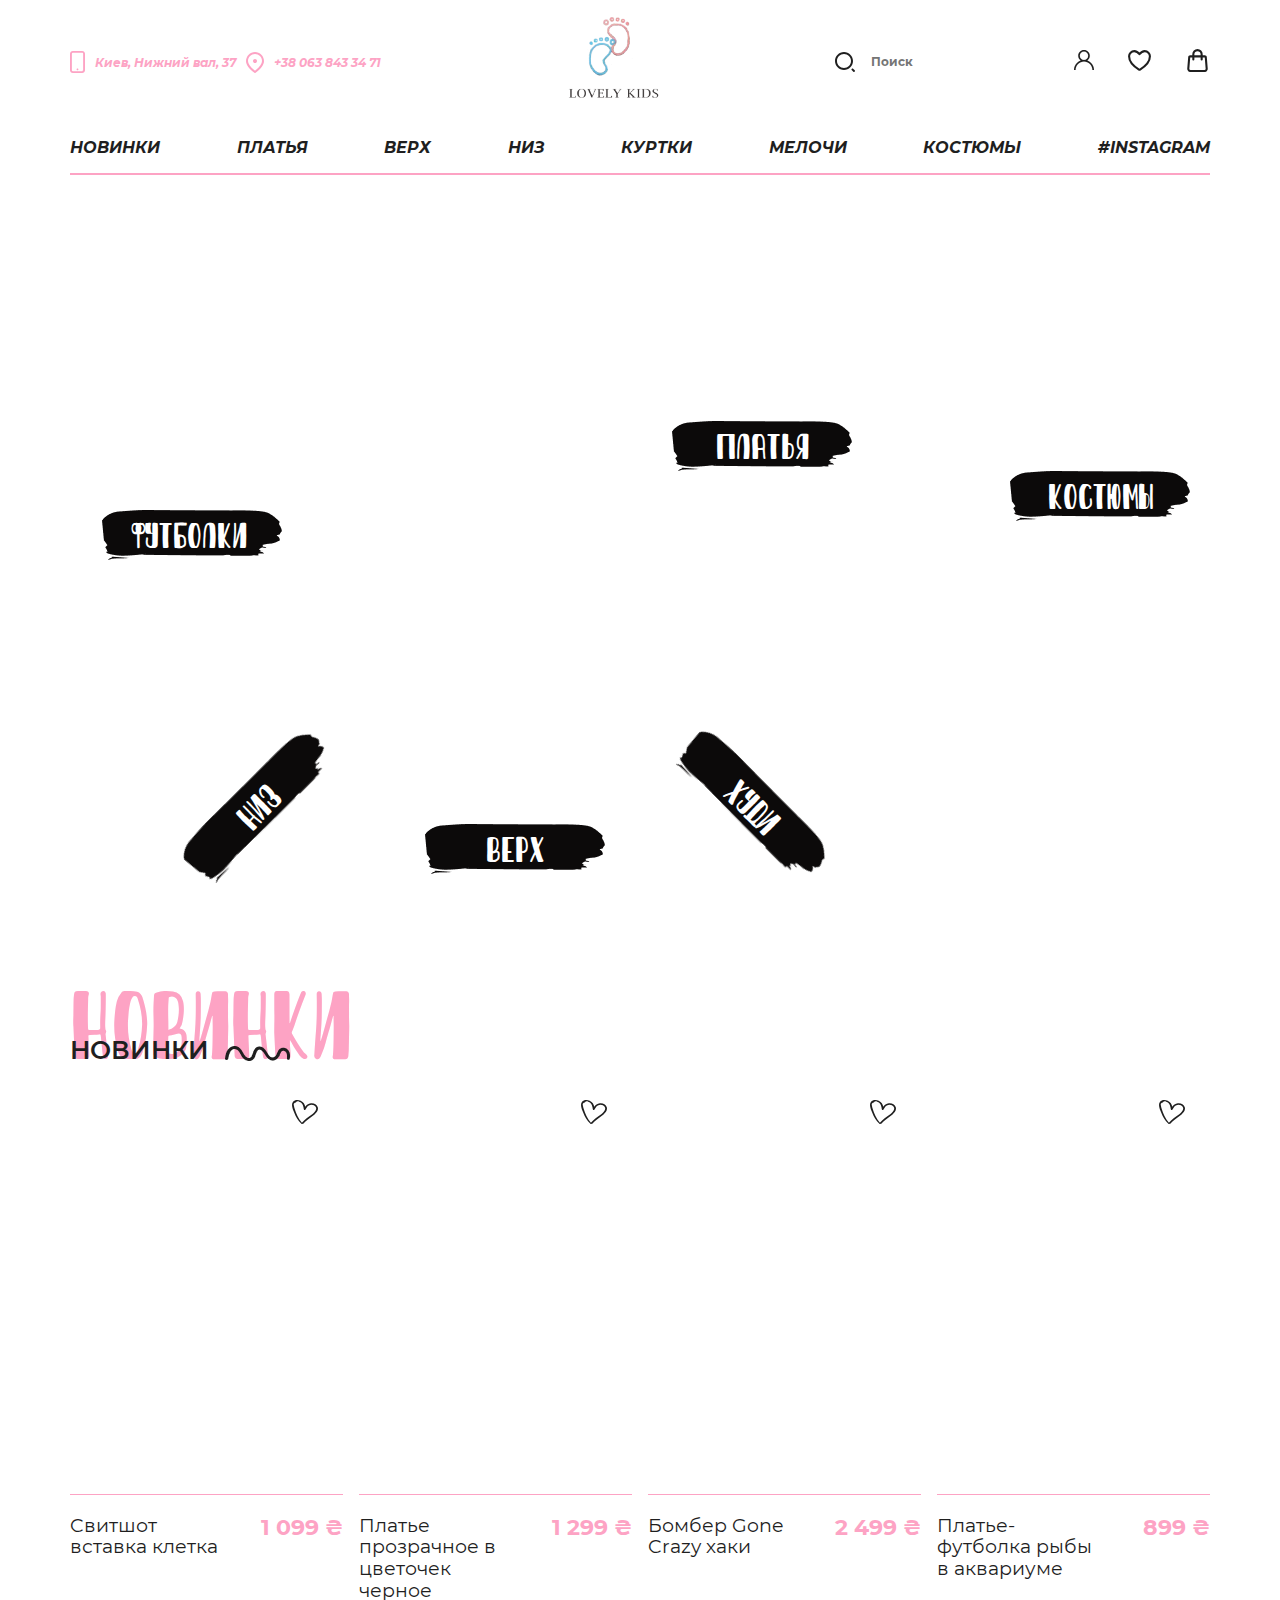
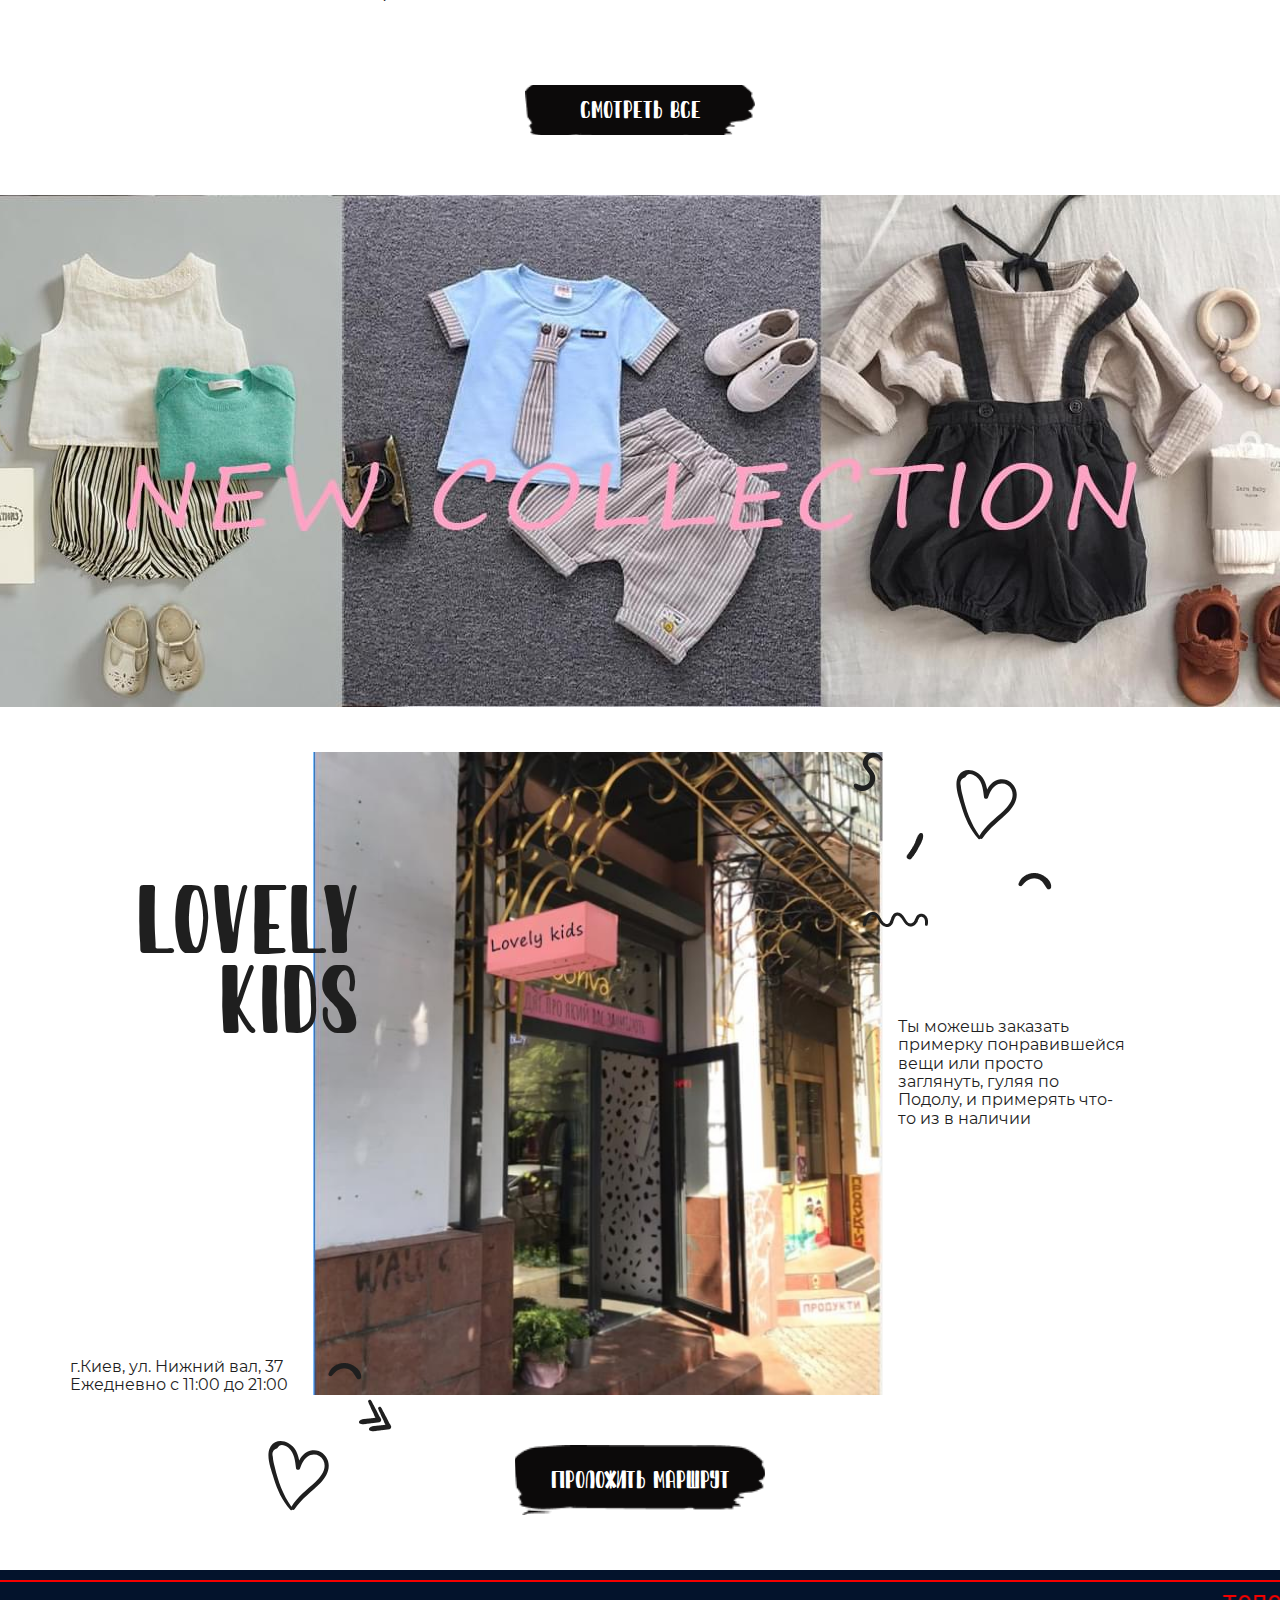
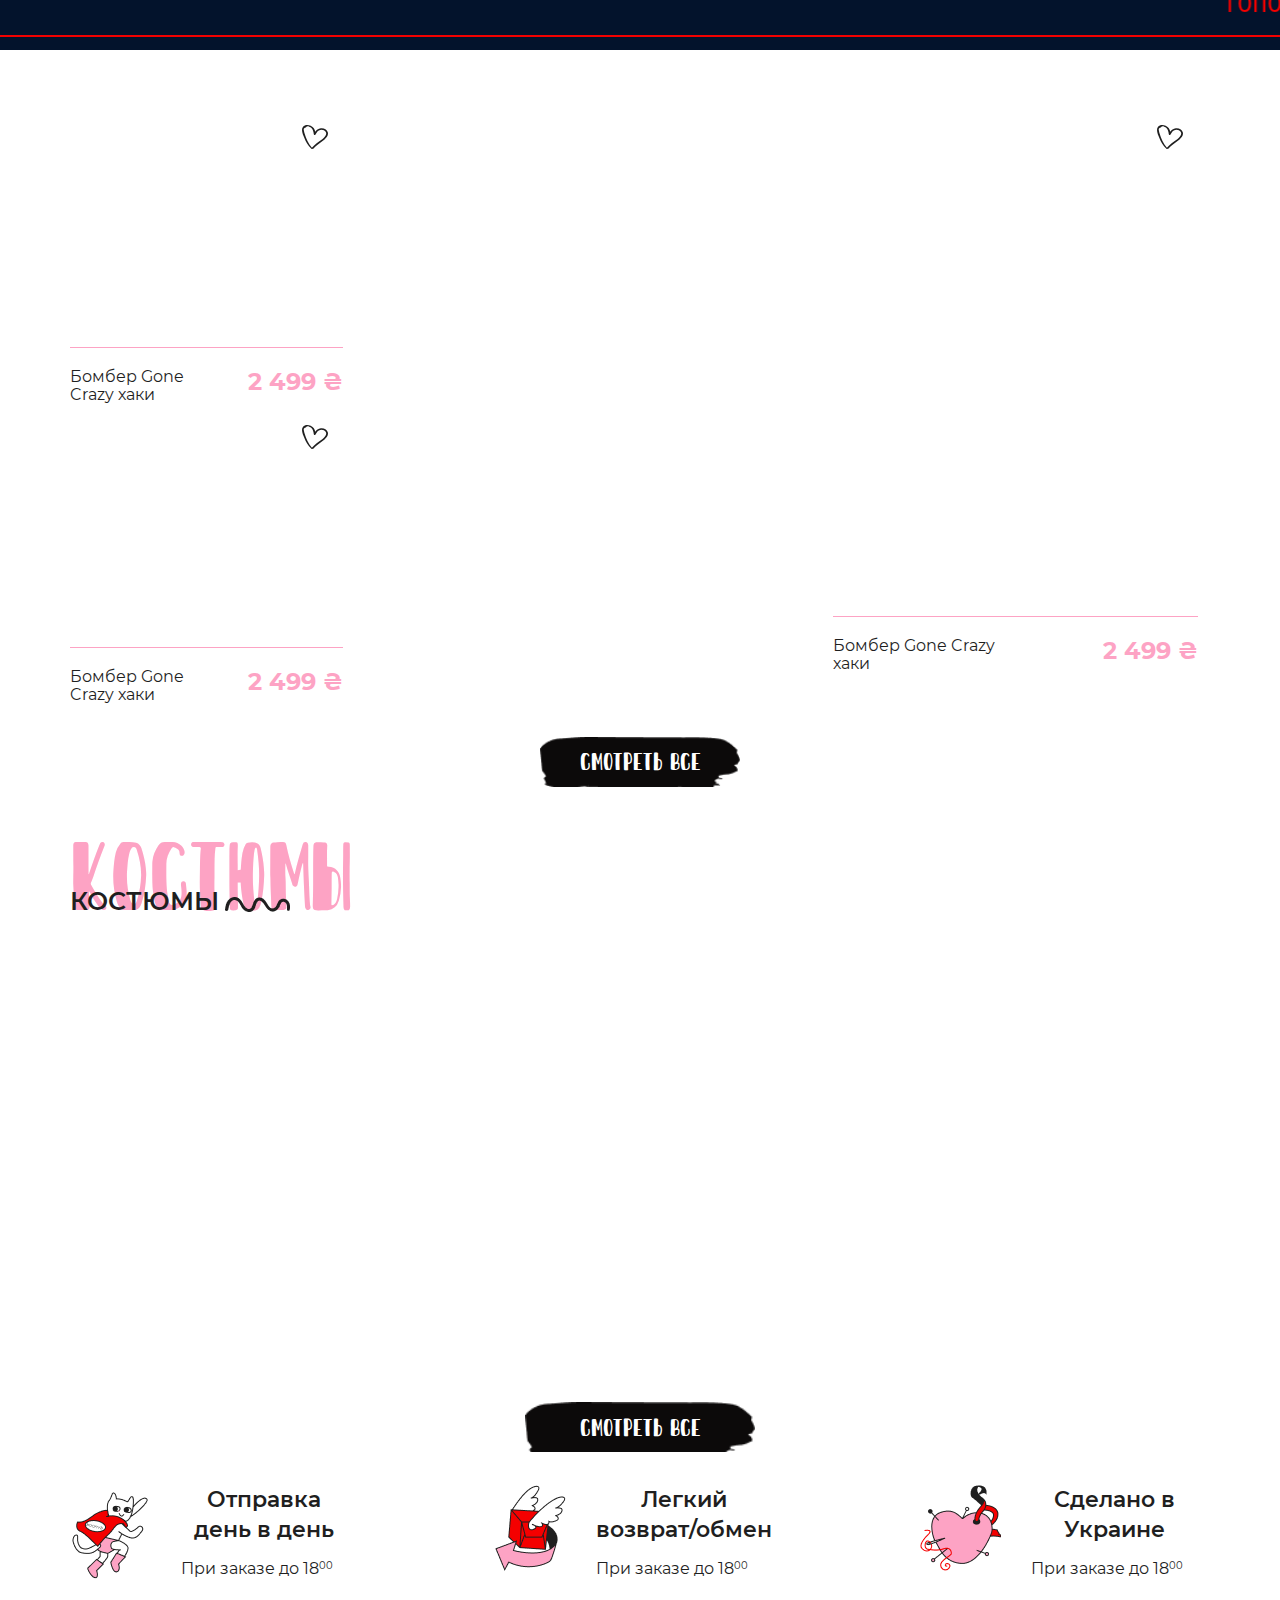
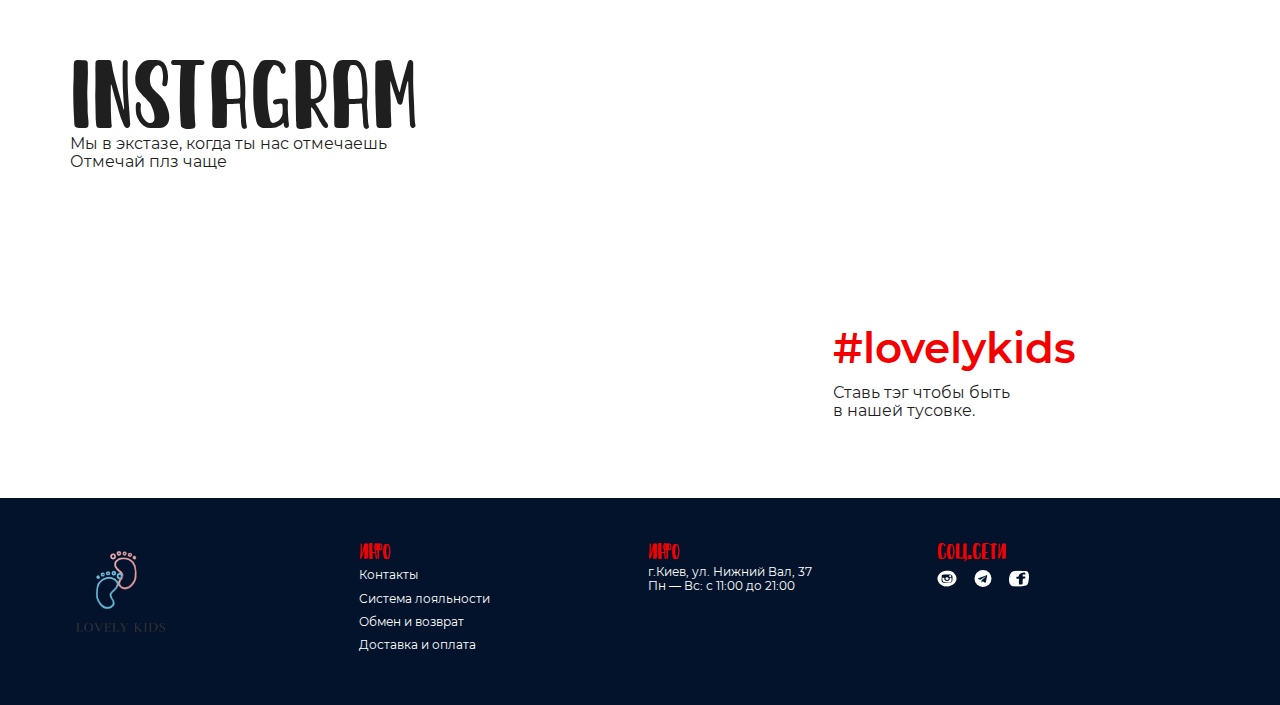
<file: index.html>
<!DOCTYPE html>
<html lang="en">
  <head>
    <meta charset="UTF-8">
    <meta http-equiv="X-UA-Compatible" content="IE=edge">
    <meta name="viewport" content="width=device-width, initial-scale=1.0">
    <link rel="stylesheet" href="assets/css/style.css">
    <title>Document</title>
  </head>
  <body> 
    <header class="header"> 
      <div class="container"> 
        <div class="header__top"> 
          <div class="header__top--left"> 
            <div class="header__top--adress">
               <svg width="15" height="22" viewBox="0 0 15 22" fill="none" xmlns="http://www.w3.org/2000/svg"><path d="M2.8125 0C1.27031 0 0 1.24208 0 2.75V19.25C0 20.7579 1.27031 22 2.8125 22H12.1875C13.7297 22 15 20.7579 15 19.25V2.75C15 1.24208 13.7297 0 12.1875 0H2.8125ZM2.8125 1.83333H12.1875C12.7078 1.83333 13.125 2.24125 13.125 2.75V19.25C13.125 19.7588 12.7078 20.1667 12.1875 20.1667H2.8125C2.29219 20.1667 1.875 19.7588 1.875 19.25V2.75C1.875 2.24125 2.29219 1.83333 2.8125 1.83333ZM7.5 17.4167C7.25136 17.4167 7.0129 17.5132 6.83709 17.6852C6.66127 17.8571 6.5625 18.0902 6.5625 18.3333C6.5625 18.5764 6.66127 18.8096 6.83709 18.9815C7.0129 19.1534 7.25136 19.25 7.5 19.25C7.74864 19.25 7.9871 19.1534 8.16291 18.9815C8.33873 18.8096 8.4375 18.5764 8.4375 18.3333C8.4375 18.0902 8.33873 17.8571 8.16291 17.6852C7.9871 17.5132 7.74864 17.4167 7.5 17.4167Z" fill="#FDA3C4"/>
</svg>Киев, Нижний вал, 37
            </div>
            <div class="header__top--phone">
               <svg width="18" height="21" viewBox="0 0 18 21" fill="none" xmlns="http://www.w3.org/2000/svg"><path d="M9 0C11.3869 0 13.6761 0.948212 15.364 2.63604C17.0518 4.32387 18 6.61305 18 9C18 12.726 15.16 16.63 9.6 20.8C9.4269 20.9298 9.21637 21 9 21C8.78363 21 8.5731 20.9298 8.4 20.8C2.84 16.63 0 12.726 0 9C0 6.61305 0.948211 4.32387 2.63604 2.63604C4.32387 0.948212 6.61305 0 9 0ZM9 2C7.14348 2 5.36301 2.7375 4.05025 4.05025C2.7375 5.36301 2 7.14348 2 9C2 11.71 4.118 14.836 8.448 18.306L9 18.742L9.552 18.306C13.882 14.836 16 11.71 16 9C16 7.14348 15.2625 5.36301 13.9497 4.05025C12.637 2.7375 10.8565 2 9 2ZM9 7C9.53043 7 10.0391 7.21071 10.4142 7.58579C10.7893 7.96086 11 8.46957 11 9C11 9.53043 10.7893 10.0391 10.4142 10.4142C10.0391 10.7893 9.53043 11 9 11C8.46957 11 7.96086 10.7893 7.58579 10.4142C7.21071 10.0391 7 9.53043 7 9C7 8.46957 7.21071 7.96086 7.58579 7.58579C7.96086 7.21071 8.46957 7 9 7Z" fill="#FDA3C4"/>
</svg>+38 063 843 34 71
            </div>
          </div>
          <div class="header__top--center"> <img src="assets/img/glavniy/logo.png" alt=""></div>
          <div class="header__top--right"> 
            <div class="header__search">
               <svg width="20" height="20" viewBox="0 0 20 20" fill="none" xmlns="http://www.w3.org/2000/svg"><path fill-rule="evenodd" clip-rule="evenodd" d="M18 9C18 4.032 13.968 0 9 0C4.032 0 0 4.032 0 9C0 13.968 4.032 18 9 18C13.968 18 18 13.968 18 9ZM16 9C16 12.867 12.867 16 9 16C5.132 16 2 12.867 2 9C2 5.132 5.132 2 9 2C12.867 2 16 5.132 16 9ZM16.6618 16.8937C16.3395 17.214 16.3379 17.735 16.6583 18.0574L18.315 19.7239C18.6353 20.0462 19.1563 20.0478 19.4786 19.7274L19.7289 19.4787C20.0512 19.1583 20.0527 18.6373 19.7323 18.315L18.0757 16.6484C17.7553 16.3261 17.2343 16.3246 16.912 16.6449L16.6618 16.8937Z" fill="#1F1F1F"/>
</svg>
              <input type="text" placeholder="Поиск">
            </div>
            <div class="header__user"><a href="#">
                 <svg width="20" height="20" version="1.1" id="Capa_1" fill="#1F1F1F"  xmlns="http://www.w3.org/2000/svg" xmlns:xlink="http://www.w3.org/1999/xlink" x="0px" y="0px" viewBox="0 0 512 512" style="enable-background:new 0 0 512 512;" xml:space="preserve">
<g>
<g>
<path d="M437.02,330.98c-27.883-27.882-61.071-48.523-97.281-61.018C378.521,243.251,404,198.548,404,148 C404,66.393,337.607,0,256,0S108,66.393,108,148c0,50.548,25.479,95.251,64.262,121.962 c-36.21,12.495-69.398,33.136-97.281,61.018C26.629,379.333,0,443.62,0,512h40c0-119.103,96.897-216,216-216s216,96.897,216,216 h40C512,443.62,485.371,379.333,437.02,330.98z M256,256c-59.551,0-108-48.448-108-108S196.449,40,256,40 c59.551,0,108,48.448,108,108S315.551,256,256,256z" stroke="#1F1F1F" stroke-width="2" stroke-linecap="round" stroke-linejoin="round" />
</g>
</g>
<g>
</g>
<g>
</g>
<g>
</g>
<g>
</g>
<g>
</g>
<g>
</g>
<g>
</g>
<g>
</g>
<g>
</g>
<g>
</g>
<g>
</g>
<g>
</g>
<g>
</g>
<g>
</g>
<g>
</g>
</svg></a></div>
            <div class="header__btns"> 
              <button class="header__btn--menu">
                <div class="menu--title">Меню</div>
              </button>
              <button class="header__message"><svg width="23" height="20" viewBox="0 0 32 32" fill="none" xmlns="http://www.w3.org/2000/svg"><path d="M20 13.375L14 19.625L23 29L29 4L2 14.9375L8 18.0625L11 27.4375L13.25 24.3125" stroke="#1F1F1F" stroke-width="2" stroke-linecap="round" stroke-linejoin="round"/>
</svg>
                <div class="menu--title">Написать</div>
              </button>
              <button class="header__likes">
                <a href="likes.html">
                  <svg width="25" height="25" viewBox="0 0 24 24" fill="none" xmlns="http://www.w3.org/2000/svg"><path d="M6.99985 3C4.23885 3 1.99985 5.216 1.99985 7.95C1.99985 10.157 2.87485 15.395 11.4878 20.69C11.6421 20.7839 11.8193 20.8335 11.9998 20.8335C12.1804 20.8335 12.3576 20.7839 12.5118 20.69C21.1248 15.395 21.9998 10.157 21.9998 7.95C21.9998 5.216 19.7608 3 16.9998 3C14.2388 3 11.9998 6 11.9998 6C11.9998 6 9.76085 3 6.99985 3Z" stroke="#1F1F1F" stroke-width="2" stroke-linecap="round" stroke-linejoin="round"/>
                  </svg>
                </a>
                <div class="menu--title">Wish list</div>
              </button>
              <button class="header__cart">
                <a href="order.html">
                  <svg width="25" height="25" viewBox="0 0 24 24" fill="none" xmlns="http://www.w3.org/2000/svg"><path d="M4.05068 8.92C4.07079 8.6694 4.18455 8.43557 4.36931 8.26508C4.55407 8.09459 4.79627 7.99995 5.04768 8H18.9517C19.2031 7.99995 19.4453 8.09459 19.63 8.26508C19.8148 8.43557 19.9286 8.6694 19.9487 8.92L20.8257 19.84C20.8478 20.1152 20.8126 20.392 20.7225 20.6529C20.6324 20.9139 20.4892 21.1533 20.302 21.3562C20.1148 21.5592 19.8876 21.7211 19.6347 21.8319C19.3818 21.9427 19.1088 21.9999 18.8327 22H5.16668C4.8906 21.9999 4.61753 21.9427 4.36466 21.8319C4.11178 21.7211 3.88459 21.5592 3.69737 21.3562C3.51016 21.1533 3.36698 20.9139 3.27685 20.6529C3.18672 20.392 3.15159 20.1152 3.17368 19.84L4.04968 8.92H4.05068Z" stroke="#1F1F1F" stroke-width="2" stroke-linecap="round" stroke-linejoin="round"/><path d="M15.9998 11V6C15.9998 4.93913 15.5784 3.92172 14.8283 3.17157C14.0781 2.42143 13.0607 2 11.9998 2C10.939 2 9.92157 2.42143 9.17142 3.17157C8.42127 3.92172 7.99985 4.93913 7.99985 6V11" stroke="#1F1F1F" stroke-width="2" stroke-linecap="round" stroke-linejoin="round"/>
                  </svg>
                </a>
                <div class="menu--title">Корзина</div>
              </button>
            </div>
          </div>
        </div>
        <div class="header__menu"> 
          <ul> 
            <li><a href="index.html">Новинки </a></li>
            <li><a href="allproducts.html">Платья </a></li>
            <li><a href="category.html">Верх </a></li>
            <li><a href="category.html">Низ </a></li>
            <li><a href="notfound.html">куртки </a></li>
            <li><a href="notfound.html">Мелочи </a></li>
            <li><a href="product.html">Костюмы </a></li>
            <li><a href="insta.html">#Instagram </a></li>
          </ul>
        </div>
      </div>
    </header>
    <div class="category"> 
      <div class="container"> 
        <div class="row"> 
          <div class="col-6"> 
            <div class="row"> 
              <div class="col-12"> 
                <div class="bigboxes" style="background-image: url(https://i.pinimg.com/564x/48/7a/87/487a87666cf2bbd8a1a91f73cbe77c7b.jpg); margin-bottom: 15px"><a href="#"> 
                    <div class="title title1" style="background-image: url(assets/img/glavniy/back.png)">
                       футболки</div></a></div>
              </div>
              <div class="col-6"> 
                <div class="boxx" style="background-image: url(https://i.pinimg.com/236x/10/1a/3b/101a3b592f9fb3567120822c58056f25.jpg)"><a href="#"> 
                    <div class="title title2" style="background-image: url(assets/img/glavniy/back.png)">низ</div></a></div>
              </div>
              <div class="col-6"> 
                <div class="boxx" style="background-image: url(https://i.pinimg.com/236x/b0/9d/79/b09d7966499acde0b36f919328fcad42.jpg)"> <a href="#"> 
                    <div class="title title3" style="background-image: url(assets/img/glavniy/back.png)">верх</div></a></div>
              </div>
            </div>
          </div>
          <div class="col-6"> 
            <div class="row"> 
              <div class="col-6"> 
                <div class="boxx" style="background-image: url(https://i.pinimg.com/236x/3e/82/84/3e828419115cbb053321002d47ddb5a4.jpg)"> <a href="#"> 
                    <div class="title title4" style="background-image: url(assets/img/glavniy/back.png)">
                       платья</div></a></div>
              </div>
              <div class="col-6"> 
                <div class="boxx" style="background-image: url(https://i.pinimg.com/236x/33/af/0e/33af0e61cb2d71d72a6f1e001ba86dd7.jpg)"><a href="#"> 
                    <div class="title title5" style="background-image: url(assets/img/glavniy/back.png)">
                       костюмы </div></a></div>
              </div>
              <div class="col-12"> 
                <div class="bigboxes" style="background-image: url(https://i.pinimg.com/236x/39/79/b4/3979b415ffc408d557717eafc57bb74e.jpg); margin-top: 15px;"> <a href="#"> 
                    <div class="title title6" style="background-image: url(assets/img/glavniy/back.png)">худи</div></a></div>
              </div>
            </div>
          </div>
        </div>
      </div>
    </div>
    <div class="newcategory"> 
      <div class="container"> 
        <div class="bigtitle">
           НОВИНКИ</div>
        <div class="row"> 
          <div class="col-3"> 
            <div class="item"><a href="#">
                <div class="item__top" style="background-image: url(https://i.pinimg.com/236x/ba/9b/d5/ba9bd5c3cf9ac45b7638d77520e63fc9.jpg)"> 
                  <button>
                     <svg width="26" height="24" viewBox="0 0 26 24" fill="none" xmlns="http://www.w3.org/2000/svg"><path d="M22.5425 14.4295C18.6622 17.6197 14.3076 19.8736 11.2464 23.6879C11.0308 23.9307 10.6859 23.9653 10.341 23.8613C10.1254 24.0347 9.7374 24.0693 9.4356 23.8266C5.90018 20.6018 3.78753 16.8568 2.27851 12.8691C1.07129 9.67893 -1.42936 4.7203 1.0713 1.70351C2.70967 -0.307677 6.0295 -0.4117 8.65951 0.732599C11.5913 2.0156 12.7123 4.37354 13.2728 6.76616C14.4369 5.03237 16.1615 3.54134 18.8777 3.22925C22.0251 2.8825 24.7845 4.5816 25.6899 6.90487C26.7678 9.74828 24.8707 12.4877 22.5425 14.4295ZM23.6635 6.69683C22.3269 4.54693 19.0502 4.09614 16.8082 5.41382C15.0405 6.41942 14.2645 8.04917 13.5746 9.60957C13.3159 10.2337 11.9794 10.0604 11.8931 9.40153C11.5051 6.62747 11.0308 2.91717 7.15049 1.66885C5.7277 1.04468 4.64983 1.35677 3.78753 2.53574C2.01982 3.05588 1.37311 3.99212 1.89049 5.41382C1.97672 6.66215 2.40787 7.91048 2.75279 9.12413C4.17558 13.9787 6.24508 18.6253 9.90985 22.7863C12.6261 19.1801 16.4202 16.9955 20.2574 14.1868C22.7581 12.3836 25.4312 9.54023 23.6635 6.69683Z" fill="#1F1F1F"/>
</svg>
                  </button>
                </div></a>
              <div class="item__bottom"> 
                <div class="item__bottom--title"> <a href="#">Cвитшот вставка клетка </a></div>
                <div class="item__bottom--price">1 099 ₴</div>
              </div>
            </div>
          </div>
          <div class="col-3"> 
            <div class="item"><a href="#">
                <div class="item__top" style="background-image: url(https://i.pinimg.com/236x/4e/68/77/4e687702700ff60d7b46f5a84eed92bf.jpg)"> 
                  <button>
                     <svg width="26" height="24" viewBox="0 0 26 24" fill="none" xmlns="http://www.w3.org/2000/svg"><path d="M22.5425 14.4295C18.6622 17.6197 14.3076 19.8736 11.2464 23.6879C11.0308 23.9307 10.6859 23.9653 10.341 23.8613C10.1254 24.0347 9.7374 24.0693 9.4356 23.8266C5.90018 20.6018 3.78753 16.8568 2.27851 12.8691C1.07129 9.67893 -1.42936 4.7203 1.0713 1.70351C2.70967 -0.307677 6.0295 -0.4117 8.65951 0.732599C11.5913 2.0156 12.7123 4.37354 13.2728 6.76616C14.4369 5.03237 16.1615 3.54134 18.8777 3.22925C22.0251 2.8825 24.7845 4.5816 25.6899 6.90487C26.7678 9.74828 24.8707 12.4877 22.5425 14.4295ZM23.6635 6.69683C22.3269 4.54693 19.0502 4.09614 16.8082 5.41382C15.0405 6.41942 14.2645 8.04917 13.5746 9.60957C13.3159 10.2337 11.9794 10.0604 11.8931 9.40153C11.5051 6.62747 11.0308 2.91717 7.15049 1.66885C5.7277 1.04468 4.64983 1.35677 3.78753 2.53574C2.01982 3.05588 1.37311 3.99212 1.89049 5.41382C1.97672 6.66215 2.40787 7.91048 2.75279 9.12413C4.17558 13.9787 6.24508 18.6253 9.90985 22.7863C12.6261 19.1801 16.4202 16.9955 20.2574 14.1868C22.7581 12.3836 25.4312 9.54023 23.6635 6.69683Z" fill="#1F1F1F"/>
</svg>
                  </button>
                </div></a>
              <div class="item__bottom"> 
                <div class="item__bottom--title"> <a href="#">Платье прозрачное в цветочек черное </a></div>
                <div class="item__bottom--price">1 299 ₴</div>
              </div>
            </div>
          </div>
          <div class="col-3"> 
            <div class="item"><a href="#">
                <div class="item__top" style="background-image: url(https://i.pinimg.com/236x/72/25/12/7225126e50ff92047af8cd71e3012b27.jpg)"> 
                  <button>
                     <svg width="26" height="24" viewBox="0 0 26 24" fill="none" xmlns="http://www.w3.org/2000/svg"><path d="M22.5425 14.4295C18.6622 17.6197 14.3076 19.8736 11.2464 23.6879C11.0308 23.9307 10.6859 23.9653 10.341 23.8613C10.1254 24.0347 9.7374 24.0693 9.4356 23.8266C5.90018 20.6018 3.78753 16.8568 2.27851 12.8691C1.07129 9.67893 -1.42936 4.7203 1.0713 1.70351C2.70967 -0.307677 6.0295 -0.4117 8.65951 0.732599C11.5913 2.0156 12.7123 4.37354 13.2728 6.76616C14.4369 5.03237 16.1615 3.54134 18.8777 3.22925C22.0251 2.8825 24.7845 4.5816 25.6899 6.90487C26.7678 9.74828 24.8707 12.4877 22.5425 14.4295ZM23.6635 6.69683C22.3269 4.54693 19.0502 4.09614 16.8082 5.41382C15.0405 6.41942 14.2645 8.04917 13.5746 9.60957C13.3159 10.2337 11.9794 10.0604 11.8931 9.40153C11.5051 6.62747 11.0308 2.91717 7.15049 1.66885C5.7277 1.04468 4.64983 1.35677 3.78753 2.53574C2.01982 3.05588 1.37311 3.99212 1.89049 5.41382C1.97672 6.66215 2.40787 7.91048 2.75279 9.12413C4.17558 13.9787 6.24508 18.6253 9.90985 22.7863C12.6261 19.1801 16.4202 16.9955 20.2574 14.1868C22.7581 12.3836 25.4312 9.54023 23.6635 6.69683Z" fill="#1F1F1F"/>
</svg>
                  </button>
                </div></a>
              <div class="item__bottom"> 
                <div class="item__bottom--title"> <a href="#">Бомбер Gone Crazy хаки </a></div>
                <div class="item__bottom--price">2 499 ₴</div>
              </div>
            </div>
          </div>
          <div class="col-3"> 
            <div class="item"><a href="#">
                <div class="item__top" style="background-image: url(https://i.pinimg.com/236x/57/ec/33/57ec33f9de064bfb8ff90b5789c2cfd5.jpg)"> 
                  <button>
                     <svg width="26" height="24" viewBox="0 0 26 24" fill="none" xmlns="http://www.w3.org/2000/svg"><path d="M22.5425 14.4295C18.6622 17.6197 14.3076 19.8736 11.2464 23.6879C11.0308 23.9307 10.6859 23.9653 10.341 23.8613C10.1254 24.0347 9.7374 24.0693 9.4356 23.8266C5.90018 20.6018 3.78753 16.8568 2.27851 12.8691C1.07129 9.67893 -1.42936 4.7203 1.0713 1.70351C2.70967 -0.307677 6.0295 -0.4117 8.65951 0.732599C11.5913 2.0156 12.7123 4.37354 13.2728 6.76616C14.4369 5.03237 16.1615 3.54134 18.8777 3.22925C22.0251 2.8825 24.7845 4.5816 25.6899 6.90487C26.7678 9.74828 24.8707 12.4877 22.5425 14.4295ZM23.6635 6.69683C22.3269 4.54693 19.0502 4.09614 16.8082 5.41382C15.0405 6.41942 14.2645 8.04917 13.5746 9.60957C13.3159 10.2337 11.9794 10.0604 11.8931 9.40153C11.5051 6.62747 11.0308 2.91717 7.15049 1.66885C5.7277 1.04468 4.64983 1.35677 3.78753 2.53574C2.01982 3.05588 1.37311 3.99212 1.89049 5.41382C1.97672 6.66215 2.40787 7.91048 2.75279 9.12413C4.17558 13.9787 6.24508 18.6253 9.90985 22.7863C12.6261 19.1801 16.4202 16.9955 20.2574 14.1868C22.7581 12.3836 25.4312 9.54023 23.6635 6.69683Z" fill="#1F1F1F"/>
</svg>
                  </button>
                </div></a>
              <div class="item__bottom"> 
                <div class="item__bottom--title"> <a href="#">Платье-футболка рыбы в аквариуме </a></div>
                <div class="item__bottom--price"> 899 ₴</div>
              </div>
            </div>
          </div>
        </div>
        <div class="newcategory__btn"> 
          <div class="more__btn" style="background-image: url(assets/img/glavniy/back.png)"><a href="allproducts.html">
               Cмотреть все</a></div>
        </div>
      </div>
    </div>
    <div class="newcollection" style="background-image: url(assets/img/glavniy/backcollection.jpg)"></div>
    <div class="adress"> 
      <div class="container"> 
        <div class="adress__main"> 
          <div class="adress__text">
             г.Киев,  ул. Нижний вал, 37  Ежедневно с 11:00 до 21:00
            <div class="title1">
               Lovely kids</div>
          </div>
          <div class="adress__img" style="background-image: url(assets/img/glavniy/Rectangleadress.jpg)"> <img class="line1" src="assets/img/glavniy/line3.png" alt=""><img class="line2" src="assets/img/glavniy/line4.png" alt="">
            <div class="line3"><svg width="61" height="70" viewBox="0 0 61 70" fill="none" xmlns="http://www.w3.org/2000/svg"><path d="M52.7124 41.6401C43.7124 50.8401 33.6124 57.3401 26.5124 68.3401C26.0124 69.0401 25.2124 69.1401 24.4124 68.8401C23.9124 69.3401 23.0125 69.44 22.3125 68.74C14.1125 59.44 9.21243 48.6401 5.71243 37.1401C2.91243 27.9401 -2.88756 13.64 2.91244 4.94005C6.71244 -0.859954 14.4124 -1.15994 20.5124 2.14006C27.3124 5.84006 29.9124 12.64 31.2124 19.54C33.9124 14.54 37.9124 10.2401 44.2124 9.34007C51.5124 8.34007 57.9124 13.24 60.0124 19.94C62.5124 28.14 58.1124 36.0401 52.7124 41.6401ZM55.3125 19.3401C52.2125 13.1401 44.6124 11.8401 39.4124 15.6401C35.3124 18.5401 33.5124 23.24 31.9124 27.74C31.3124 29.54 28.2124 29.0401 28.0124 27.1401C27.1124 19.1401 26.0124 8.44007 17.0124 4.84007C13.7124 3.04007 11.2124 3.94007 9.21243 7.34007C5.11243 8.84007 3.61246 11.5401 4.81246 15.6401C5.01246 19.2401 6.01246 22.8401 6.81246 26.3401C10.1125 40.3401 14.9124 53.74 23.4124 65.74C29.7124 55.34 38.5124 49.04 47.4124 40.94C53.2124 35.74 59.4125 27.5401 55.3125 19.3401Z" fill="#1F1F1F"/>
</svg>
            </div><img class="line4" src="assets/img/glavniy/line5.png" alt=""><img class="line4 a" src="assets/img/glavniy/line5.png" alt="">
          </div>
          <div class="adress__text textright">
             Ты можешь заказать примерку  понравившейся вещи или просто заглянуть, гуляя по Подолу, и примерять что-то из в наличии
            <div class="line5">
               <svg width="61" height="70" viewBox="0 0 61 70" fill="none" xmlns="http://www.w3.org/2000/svg"><path d="M52.7124 41.6401C43.7124 50.8401 33.6124 57.3401 26.5124 68.3401C26.0124 69.0401 25.2124 69.1401 24.4124 68.8401C23.9124 69.3401 23.0125 69.44 22.3125 68.74C14.1125 59.44 9.21243 48.6401 5.71243 37.1401C2.91243 27.9401 -2.88756 13.64 2.91244 4.94005C6.71244 -0.859954 14.4124 -1.15994 20.5124 2.14006C27.3124 5.84006 29.9124 12.64 31.2124 19.54C33.9124 14.54 37.9124 10.2401 44.2124 9.34007C51.5124 8.34007 57.9124 13.24 60.0124 19.94C62.5124 28.14 58.1124 36.0401 52.7124 41.6401ZM55.3125 19.3401C52.2125 13.1401 44.6124 11.8401 39.4124 15.6401C35.3124 18.5401 33.5124 23.24 31.9124 27.74C31.3124 29.54 28.2124 29.0401 28.0124 27.1401C27.1124 19.1401 26.0124 8.44007 17.0124 4.84007C13.7124 3.04007 11.2124 3.94007 9.21243 7.34007C5.11243 8.84007 3.61246 11.5401 4.81246 15.6401C5.01246 19.2401 6.01246 22.8401 6.81246 26.3401C10.1125 40.3401 14.9124 53.74 23.4124 65.74C29.7124 55.34 38.5124 49.04 47.4124 40.94C53.2124 35.74 59.4125 27.5401 55.3125 19.3401Z" fill="#1F1F1F"/>
</svg>
            </div><img class="line6" src="assets/img/glavniy/line2.png" alt=""><img class="line7" src="assets/img/glavniy/line4.png" alt=""><img class="line8" src="assets/img/glavniy/line.png" alt="">
            <div class="contact__map">
               <iframe src="https://www.google.com/maps/embed?pb=!1m18!1m12!1m3!1d6707.791420992922!2d69.28750185940548!3d41.34841070893609!2m3!1f0!2f0!3f0!3m2!1i1024!2i768!4f13.1!3m3!1m2!1s0x38ae8b557622ee09%3A0x7fe6ccc1c041fedf!2z0KLQtdC70LXQstGL0YjQutCw!5e0!3m2!1sru!2s!4v1633417717550!5m2!1sru!2s" width="300" height="246" style="border:0; border-radius: 25px;" allowfullscreen="" loading="lazy"></iframe></div>
          </div>
        </div>
        <div class="adress__btn" style="background-image: url(assets/img/glavniy/back.png)"> 
          <button>проложить маршрут</button>
        </div>
      </div>
    </div>
    <div class="slider">
      <div class="ticker"> 
        <div class="tiger__line"></div>
        <marquee LOOP="INFINITE" BEHAVIOR="SCROLL"> 
          <pre>топовые товары       топовые товары       топовые товары       топовые товары       топовые товары       топовые товары       топовые товары       топовые товары       </pre>
        </marquee>
        <div class="tiger__line"></div>
      </div>
    </div>
    <div class="top__products"> 
      <div class="container"> 
        <div class="row"> 
          <div class="col-3">
            <div class="box">
              <div class="box__top" style="background-image: url(https://i.pinimg.com/236x/1a/86/6e/1a866e86fd04a08dee7eeba76db0dfec.jpg)"> 
                <button>
                   <svg width="26" height="24" viewBox="0 0 26 24" fill="none" xmlns="http://www.w3.org/2000/svg"><path d="M22.5425 14.4295C18.6622 17.6197 14.3076 19.8736 11.2464 23.6879C11.0308 23.9307 10.6859 23.9653 10.341 23.8613C10.1254 24.0347 9.7374 24.0693 9.4356 23.8266C5.90018 20.6018 3.78753 16.8568 2.27851 12.8691C1.07129 9.67893 -1.42936 4.7203 1.0713 1.70351C2.70967 -0.307677 6.0295 -0.4117 8.65951 0.732599C11.5913 2.0156 12.7123 4.37354 13.2728 6.76616C14.4369 5.03237 16.1615 3.54134 18.8777 3.22925C22.0251 2.8825 24.7845 4.5816 25.6899 6.90487C26.7678 9.74828 24.8707 12.4877 22.5425 14.4295ZM23.6635 6.69683C22.3269 4.54693 19.0502 4.09614 16.8082 5.41382C15.0405 6.41942 14.2645 8.04917 13.5746 9.60957C13.3159 10.2337 11.9794 10.0604 11.8931 9.40153C11.5051 6.62747 11.0308 2.91717 7.15049 1.66885C5.7277 1.04468 4.64983 1.35677 3.78753 2.53574C2.01982 3.05588 1.37311 3.99212 1.89049 5.41382C1.97672 6.66215 2.40787 7.91048 2.75279 9.12413C4.17558 13.9787 6.24508 18.6253 9.90985 22.7863C12.6261 19.1801 16.4202 16.9955 20.2574 14.1868C22.7581 12.3836 25.4312 9.54023 23.6635 6.69683Z" fill="#1F1F1F"/>
</svg>
                </button>
              </div>
              <div class="box__bottom"> 
                <div class="box__bottom--title"> <a href="#">Бомбер Gone Crazy хаки </a></div>
                <div class="box__bottom--price">2 499 ₴</div>
              </div>
            </div>
            <div class="box">
              <div class="box__top" style="background-image: url(https://i.pinimg.com/236x/3d/18/4b/3d184bab995386ffeca2e483deb5101f.jpg)"> 
                <button>
                   <svg width="26" height="24" viewBox="0 0 26 24" fill="none" xmlns="http://www.w3.org/2000/svg"><path d="M22.5425 14.4295C18.6622 17.6197 14.3076 19.8736 11.2464 23.6879C11.0308 23.9307 10.6859 23.9653 10.341 23.8613C10.1254 24.0347 9.7374 24.0693 9.4356 23.8266C5.90018 20.6018 3.78753 16.8568 2.27851 12.8691C1.07129 9.67893 -1.42936 4.7203 1.0713 1.70351C2.70967 -0.307677 6.0295 -0.4117 8.65951 0.732599C11.5913 2.0156 12.7123 4.37354 13.2728 6.76616C14.4369 5.03237 16.1615 3.54134 18.8777 3.22925C22.0251 2.8825 24.7845 4.5816 25.6899 6.90487C26.7678 9.74828 24.8707 12.4877 22.5425 14.4295ZM23.6635 6.69683C22.3269 4.54693 19.0502 4.09614 16.8082 5.41382C15.0405 6.41942 14.2645 8.04917 13.5746 9.60957C13.3159 10.2337 11.9794 10.0604 11.8931 9.40153C11.5051 6.62747 11.0308 2.91717 7.15049 1.66885C5.7277 1.04468 4.64983 1.35677 3.78753 2.53574C2.01982 3.05588 1.37311 3.99212 1.89049 5.41382C1.97672 6.66215 2.40787 7.91048 2.75279 9.12413C4.17558 13.9787 6.24508 18.6253 9.90985 22.7863C12.6261 19.1801 16.4202 16.9955 20.2574 14.1868C22.7581 12.3836 25.4312 9.54023 23.6635 6.69683Z" fill="#1F1F1F"/>
</svg>
                </button>
              </div>
              <div class="box__bottom"> 
                <div class="box__bottom--title"> <a href="#">Бомбер Gone Crazy хаки </a></div>
                <div class="box__bottom--price">2 499 ₴</div>
              </div>
            </div>
          </div>
          <div class="col-5"> 
            <div class="big__box" style="background-image: url(https://i.pinimg.com/236x/cf/19/1a/cf191ad3b382ed6b1a5fd127c3c56ede.jpg)"> </div>
          </div>
          <div class="col-4">
            <div class="box">
              <div class="box__top" style="background-image: url(https://i.pinimg.com/236x/72/25/12/7225126e50ff92047af8cd71e3012b27.jpg)"> 
                <button>
                   <svg width="26" height="24" viewBox="0 0 26 24" fill="none" xmlns="http://www.w3.org/2000/svg"><path d="M22.5425 14.4295C18.6622 17.6197 14.3076 19.8736 11.2464 23.6879C11.0308 23.9307 10.6859 23.9653 10.341 23.8613C10.1254 24.0347 9.7374 24.0693 9.4356 23.8266C5.90018 20.6018 3.78753 16.8568 2.27851 12.8691C1.07129 9.67893 -1.42936 4.7203 1.0713 1.70351C2.70967 -0.307677 6.0295 -0.4117 8.65951 0.732599C11.5913 2.0156 12.7123 4.37354 13.2728 6.76616C14.4369 5.03237 16.1615 3.54134 18.8777 3.22925C22.0251 2.8825 24.7845 4.5816 25.6899 6.90487C26.7678 9.74828 24.8707 12.4877 22.5425 14.4295ZM23.6635 6.69683C22.3269 4.54693 19.0502 4.09614 16.8082 5.41382C15.0405 6.41942 14.2645 8.04917 13.5746 9.60957C13.3159 10.2337 11.9794 10.0604 11.8931 9.40153C11.5051 6.62747 11.0308 2.91717 7.15049 1.66885C5.7277 1.04468 4.64983 1.35677 3.78753 2.53574C2.01982 3.05588 1.37311 3.99212 1.89049 5.41382C1.97672 6.66215 2.40787 7.91048 2.75279 9.12413C4.17558 13.9787 6.24508 18.6253 9.90985 22.7863C12.6261 19.1801 16.4202 16.9955 20.2574 14.1868C22.7581 12.3836 25.4312 9.54023 23.6635 6.69683Z" fill="#1F1F1F"/>
</svg>
                </button>
              </div>
              <div class="box__bottom"> 
                <div class="box__bottom--title"> <a href="#">Бомбер Gone Crazy хаки </a></div>
                <div class="box__bottom--price">2 499 ₴</div>
              </div>
            </div>
          </div>
        </div>
        <div class="top__products--btns">
          <div class="product__btn" style="background-image: url(assets/img/glavniy/back.png)"><a href="#">
               Cмотреть все</a></div>
        </div>
      </div>
    </div>
    <div class="costoms"> 
      <div class="container">
        <div class="bigtitle">
           костюмы</div>
      </div>
      <div class="costoms__main"> 
        <div class="costoms__main--item" style="background-image: url(https://i.pinimg.com/236x/da/90/4d/da904d743a76f6bec4d98db7c44164d8.jpg)"></div>
        <div class="costoms__main--item" style="background-image: url(https://i.pinimg.com/236x/e9/06/d7/e906d72e60d7bb34980a6529ba3a532b.jpg)"></div>
        <div class="costoms__main--item" style="background-image: url(https://i.pinimg.com/236x/01/d8/c4/01d8c4f8841095bb499fd495fbc3869e.jpg)"></div>
        <div class="costoms__main--item" style="background-image: url(https://i.pinimg.com/236x/7f/32/f3/7f32f3cedebfc2ee3193d41f0e3a8897.jpg)"></div>
      </div>
      <div class="costom__btns">
        <div class="costoms__btn" style="background-image: url(assets/img/glavniy/back.png)"><a href="#">
             Cмотреть все</a></div>
      </div>
    </div>
    <div class="info"> 
      <div class="container"> 
        <div class="row"> 
          <div class="col-4"> 
            <div class="info__box"> 
              <div class="box__img"><img src="assets/img/glavniy/col1.png" alt=""></div>
              <div class="box__title"> 
                <div class="t">
                   Отправка день в день</div>
                <div class="p">
                   При заказе до 18</div>
              </div>
            </div>
          </div>
          <div class="col-4"> 
            <div class="info__box"> 
              <div class="box__img"><img src="assets/img/glavniy/col2.png" alt=""></div>
              <div class="box__title"> 
                <div class="t">
                   Легкий возврат/обмен</div>
                <div class="p">
                   При заказе до 18</div>
              </div>
            </div>
          </div>
          <div class="col-4"> 
            <div class="info__box"> 
              <div class="box__img"><img src="assets/img/glavniy/col3.png" alt=""></div>
              <div class="box__title"> 
                <div class="t">
                   Сделано в Украине</div>
                <div class="p">
                   При заказе до 18</div>
              </div>
            </div>
          </div>
        </div>
      </div>
    </div>
    <div class="container">
      <div class="instagram"> 
        <div class="container"> 
          <div class="row"> 
            <div class="col-4"> 
              <div class="titles">Instagram</div>
              <div class="text">Мы в экстазе, когда ты нас отмечаешь Отмечай плз чаще</div>
              <div class="images bottom">
                <div class="img1" style="background-image: url(https://i.pinimg.com/236x/da/90/4d/da904d743a76f6bec4d98db7c44164d8.jpg)"></div>
                <div class="img2 bottom" style="background-image: url(https://i.pinimg.com/236x/da/90/4d/da904d743a76f6bec4d98db7c44164d8.jpg)"></div>
              </div>
            </div>
            <div class="col-4"> 
              <div class="box" style="background-image: url(https://i.pinimg.com/236x/da/90/4d/da904d743a76f6bec4d98db7c44164d8.jpg)"></div>
            </div>
            <div class="col-4"> 
              <div class="images">
                <div class="img2" style="background-image: url(https://i.pinimg.com/236x/da/90/4d/da904d743a76f6bec4d98db7c44164d8.jpg)"></div>
                <div class="img1" style="background-image: url(https://i.pinimg.com/236x/da/90/4d/da904d743a76f6bec4d98db7c44164d8.jpg)"></div>
              </div>
              <div class="heshtagtitles">
                <div class="title1">#lovelykids </div>
                <div class="text">Ставь тэг чтобы быть <br> в нашей  тусовке.</div>
              </div>
            </div>
          </div>
        </div>
      </div>
    </div>
    <footer class="footer"> 
      <div class="container"> 
        <div class="row"> 
          <div class="col-3"> <a href="index.html"><img src="assets/img/glavniy/logo.png" alt=""></a></div>
          <div class="col-3"> 
            <div class="footer__title">ИНФО</div>
            <ul> 
              <li> <a href="contact.html">Контакты </a></li>
              <li> <a href="loyalty.html">Система лояльности</a></li>
              <li> <a href="exchange.html">Обмен и возврат</a></li>
              <li> <a href="delivery.html">Доставка и оплата</a></li>
            </ul>
          </div>
          <div class="col-3"> 
            <div class="footer__title">ИНФО</div>
            <div class="footer__text">г.Киев, ул. Нижний Вал, 37</div>
            <div class="footer__text">Пн — Вс: с 11:00 до 21:00</div>
          </div>
          <div class="col-3"> 
            <div class="footer__title">СОЦ.СЕТИ</div>
            <ul class="footer__social"> 
              <li> <a href="#"><svg width="20" height="17" viewBox="0 0 20 17" fill="none" xmlns="http://www.w3.org/2000/svg"><g clip-path="url(#clip0_99_1792)"><path d="M11.4641 7.96805C11.1859 7.50209 10.2911 6.95939 9.71617 7.34278C8.88579 7.34601 8.39877 8.11977 8.44525 8.76634C8.51676 9.76051 9.86807 10.156 10.9129 9.81228C11.8514 9.50344 11.8418 8.59996 11.4641 7.96805ZM10.1942 9.59117C10.3276 9.57502 10.4608 9.54307 10.5899 9.49532C10.6044 9.5051 10.6198 9.5133 10.6353 9.52186C10.4936 9.56585 10.3442 9.58837 10.1942 9.59117Z" fill="white"/><path d="M14.1874 5.85177C14.194 5.68827 14.1823 5.52442 14.1682 5.37096C14.1592 5.27276 14.0733 5.19096 13.9446 5.1907C13.6961 5.19009 12.8959 5.11205 12.6228 5.29685C12.5466 5.22937 12.3827 5.2532 12.3731 5.37105C12.3353 5.83073 12.3096 6.29006 12.3055 6.75079C12.3048 6.82281 12.3701 6.9005 12.4611 6.91551C12.5765 6.93445 12.6965 6.94938 12.817 6.95724C12.8251 6.96806 12.835 6.97827 12.8471 6.98744C13.1269 7.20166 13.6763 7.03816 14.0026 6.99722C14.0738 6.98823 14.1387 6.92817 14.1551 6.87422C14.2557 6.54609 14.2791 6.18365 14.1874 5.85177Z" fill="white"/><path d="M14.454 8.28465C14.4387 8.18287 14.3413 8.12613 14.2407 8.11487C14.3691 8.00645 14.2509 7.77705 14.0209 7.82113C13.6985 7.88285 13.3681 7.88407 13.0432 7.83213C12.9236 7.81301 12.8393 7.87587 12.8159 7.94884C12.7764 7.98734 12.7568 8.03963 12.7773 8.10274C13.2927 9.69128 12.2383 10.9831 10.1532 11.0143C8.19538 11.0436 6.94234 9.83968 7.34052 8.30831C7.35438 8.25506 7.34593 8.18392 7.28764 8.14717C7.28764 8.14717 7.28017 8.14158 7.27063 8.1346C7.31224 8.0762 7.31494 7.99947 7.24311 7.93505C7.23661 7.92929 7.22892 7.92492 7.22187 7.91977C7.23704 7.89088 7.24885 7.85998 7.25286 7.8248C7.26077 7.75558 7.17485 7.69718 7.09457 7.69727C7.00908 7.69735 6.9392 7.71804 6.87061 7.74484C6.85176 7.73838 6.83171 7.73306 6.80907 7.7307C6.38478 7.68609 5.99484 7.78447 5.57228 7.81013C5.45949 7.81694 5.36306 7.88136 5.36371 7.97817C5.36761 8.48918 5.37043 9.00019 5.37585 9.5112C5.37476 9.54489 5.38733 9.57108 5.40467 9.59351C5.42352 10.326 5.69905 11.0957 6.07837 11.5799C6.86584 12.5852 8.73863 12.5048 10.0279 12.5635C11.1293 12.6136 13.4878 12.8556 14.1555 11.9037C14.8344 10.9359 14.6109 9.34106 14.454 8.28465ZM13.2425 11.1464C13.2392 11.1439 13.2361 11.1407 13.2325 11.1381C13.2903 10.9692 13.3402 10.7993 13.3805 10.6272C13.3912 10.6044 13.4021 10.5815 13.4132 10.5586C13.4084 10.5899 13.4025 10.6209 13.3971 10.6519C13.3429 10.8162 13.2913 10.9811 13.2425 11.1464ZM12.8068 12.1297C12.9087 12.0869 13.0063 12.0347 13.0976 11.9709L13.126 11.9785C13.1488 11.9846 13.1702 11.9867 13.1911 11.9869C13.2047 12.0024 13.2221 12.0155 13.2415 12.0266C13.0998 12.0854 12.9435 12.1304 12.777 12.1642C12.7889 12.1535 12.7993 12.1426 12.8068 12.1297ZM6.94385 8.22032C6.91362 8.3063 6.89022 8.39098 6.87039 8.47478C6.864 8.42057 6.85598 8.36627 6.84602 8.31189C6.886 8.27523 6.90431 8.22346 6.89531 8.17554C6.91753 8.18017 6.93952 8.1854 6.96011 8.19239C6.95447 8.20146 6.94754 8.20976 6.94385 8.22032ZM10.0497 12.2056C10.1991 12.1977 10.3486 12.1902 10.498 12.1815C10.4982 12.1948 10.499 12.2077 10.5021 12.2209C10.4108 12.2166 10.3233 12.2131 10.2415 12.2105C10.1794 12.2084 10.1148 12.207 10.0497 12.2056Z" fill="white"/><path d="M17.0797 3.1396C16.003 2.0481 14.5415 1.21193 12.8859 0.802526C11.1885 0.382738 9.24833 0.576265 7.57176 0.965326C4.23682 1.73943 1.68176 3.88167 0.784102 6.56809C0.444323 7.58469 0.375848 8.59667 0.537286 9.57644C0.537286 9.58046 0.535335 9.5836 0.53566 9.58788C0.558197 9.80663 0.607928 10.0131 0.674671 10.212C1.01228 11.454 1.72358 12.6322 2.74454 13.6849C4.50823 15.5036 7.54445 17.0398 10.4848 16.4833C10.4831 16.5992 10.5965 16.716 10.7719 16.6691C14.2852 15.7313 17.5186 14.1146 18.9298 11.2359C20.2775 8.48791 19.3044 5.39479 17.0797 3.1396ZM0.935572 9.44961C0.905668 9.24298 0.886923 9.03584 0.880531 8.82861C0.884106 8.8493 0.887899 8.86999 0.891799 8.89067C0.906426 9.08429 0.932104 9.27572 0.962767 9.46567C0.953991 9.45999 0.944456 9.45502 0.935572 9.44961ZM1.93389 8.47865C1.92294 8.50964 1.91178 8.54046 1.90041 8.57127C1.89727 8.51052 1.89391 8.44976 1.89326 8.38883C1.90756 8.34859 1.92154 8.30835 1.93551 8.26802C1.93389 8.3382 1.93302 8.40838 1.93389 8.47865ZM9.65268 15.2695C9.50749 15.2462 9.36231 15.223 9.21712 15.2002C9.36328 15.2104 9.50934 15.2232 9.6555 15.2349C9.65257 15.2465 9.6529 15.258 9.65268 15.2695ZM15.4201 14.3011C15.5025 14.2747 15.5844 14.2461 15.6656 14.2154C15.5981 14.2594 15.5318 14.3045 15.4629 14.3474C15.4517 14.3303 15.4369 14.3148 15.4201 14.3011ZM10.4526 3.55983C10.5378 3.56279 10.6225 3.56742 10.7072 3.57266C10.707 3.57318 10.7067 3.57362 10.7065 3.57405C10.5205 3.58147 10.3349 3.59204 10.1499 3.60653C10.251 3.59177 10.3517 3.5758 10.4526 3.55983ZM3.24424 12.1018C3.20101 11.9834 3.15832 11.8648 3.1139 11.7468C3.18801 11.8877 3.26591 12.0274 3.34598 12.1665C3.3125 12.1448 3.27826 12.1234 3.24424 12.1018ZM3.70678 5.12201C3.67427 5.14086 3.64079 5.15867 3.60742 5.17665C3.59334 5.16766 3.57904 5.15902 3.56257 5.153C3.63733 5.09887 3.7096 5.04309 3.7823 4.9874C3.75543 5.0314 3.73072 5.07653 3.70678 5.12201ZM4.14916 11.0007C4.15079 10.9408 4.1509 10.881 4.15285 10.8211C4.15902 10.8297 4.16346 10.8389 4.16975 10.8473C4.17257 10.8511 4.17625 10.853 4.1795 10.8561C4.19727 10.9547 4.21959 11.0524 4.24537 11.1492C4.21287 11.1 4.18134 11.0502 4.14916 11.0007ZM5.32668 12.2145C4.34018 11.3857 4.52079 9.91985 4.60325 8.87618C4.68613 7.82833 4.89297 6.73805 4.68765 5.69089C4.71138 5.63965 4.74226 5.59338 4.77205 5.54633C4.91897 5.41234 5.05571 5.27232 5.17771 5.12419C6.06887 4.49184 7.72713 4.47081 8.78677 4.44209C10.2966 4.40123 11.9176 4.28234 13.403 4.52947C15.2053 4.82932 15.5459 6.13695 15.5252 7.44145C15.5039 8.79142 15.5855 10.2034 15.1272 11.514C14.5427 13.1847 12.3597 13.133 10.5667 13.1133C9.62938 13.103 8.69315 13.0409 7.76071 12.9677C6.85027 12.8963 5.98403 12.767 5.32668 12.2145ZM8.12584 16.1037C8.53247 16.1503 8.9404 16.1896 9.34941 16.2241C8.93401 16.2128 8.52532 16.1726 8.12584 16.1037Z" fill="white"/></g><defs><clipPath id="clip0_99_1792"><rect width="20" height="16.1134" fill="white" transform="translate(0 0.566406)"/></clipPath></defs></svg></a></li>
              <li><a href="#"><svg enable-background="new 0 0 24 24" height="17" viewBox="0 0 24 24" fill="none" width="20" xmlns="http://www.w3.org/2000/svg"><circle cx="12" cy="12" fill="white" r="12"/><path d="m5.491 11.74 11.57-4.461c.537-.194 1.006.131.832.943l.001-.001-1.97 9.281c-.146.658-.537.818-1.084.508l-3-2.211-1.447 1.394c-.16.16-.295.295-.605.295l.213-3.053 5.56-5.023c.242-.213-.054-.333-.373-.121l-6.871 4.326-2.962-.924c-.643-.204-.657-.643.136-.953z" fill="#03132C"/></svg></a></li>
              <li> <a href="#">
                   <svg width="20" height="17" viewBox="0 0 20 17" fill="none" xmlns="http://www.w3.org/2000/svg"><g clip-path="url(#clip0_99_1789)"><path d="M19.361 2.70521C18.5612 0.580757 16.128 0.903571 13.8602 0.910715C10.7294 0.920517 6.36127 0.0455309 3.5659 1.54654C1.64695 2.57695 0.888181 4.81763 0.436773 6.51427C-0.146922 8.70776 -0.180948 11.0805 0.551533 13.2512C1.0515 14.7331 2.71103 16.6779 4.8232 16.372C6.18103 16.5892 7.54454 16.6115 8.94279 16.5552C10.7168 16.484 12.797 16.4576 14.4785 15.9805C14.5275 15.9666 14.5684 15.9415 14.6049 15.9127C15.1189 15.8588 15.6337 15.7945 16.1502 15.7081C18.6418 15.292 19.118 13.3894 19.4131 11.6274C19.911 8.65285 20.4608 5.62507 19.361 2.70521ZM2.03753 5.32336C2.03031 5.35368 2.0301 5.38417 2.03444 5.41424C1.97608 5.65407 1.91803 5.89389 1.86719 6.1338C1.85843 6.14851 1.8474 6.1608 1.84152 6.17849C1.69181 6.63389 1.55715 7.0902 1.43331 7.54717C1.4296 7.54941 1.42537 7.55116 1.42177 7.55348C1.5389 6.93843 1.67851 6.38958 1.81265 5.96176C1.88008 5.74686 1.9603 5.51633 2.05031 5.28091C2.04671 5.29553 2.04093 5.30866 2.03753 5.32336ZM4.10908 13.4072C4.06742 13.3432 4.02814 13.278 3.9839 13.2155C4.05783 13.2375 4.12959 13.262 4.20012 13.2885C4.35654 13.4447 4.50573 13.6052 4.64926 13.7691C4.45892 13.6575 4.28013 13.5357 4.10908 13.4072ZM6.43478 3.80856C6.40777 3.74551 6.38179 3.68221 6.35735 3.6185C6.52511 3.56375 6.69245 3.50826 6.86042 3.45402C6.72586 3.57613 6.58481 3.69484 6.43478 3.80856ZM6.97033 5.10181C7.14685 4.93384 7.31234 4.7613 7.46937 4.58453C7.51041 4.56069 7.55237 4.53768 7.59259 4.513C7.43524 4.70349 7.2879 4.90036 7.14448 5.09965C7.08643 5.10032 7.02838 5.10131 6.97033 5.10181ZM8.92144 10.4254C8.93165 10.2218 8.94825 10.0192 8.9466 9.8136C8.94598 9.74315 8.91567 9.69173 8.87298 9.6531C8.94423 9.65069 9.01754 9.65169 9.08724 9.64679C9.01177 9.90389 8.96124 10.1641 8.92144 10.4254ZM14.1211 8.65384C13.7139 8.66888 13.6372 9.05026 13.88 9.21499C13.6373 9.83337 13.6681 10.49 13.6301 11.1555C13.5716 12.1814 13.6055 13.208 13.6764 14.2327C12.4534 14.308 11.2256 14.4053 9.99748 14.5068C10.0834 13.9921 9.93747 13.3637 9.92696 12.9238C9.90252 11.9004 9.8423 10.8488 10.0327 9.83337C10.0586 9.6953 10.0309 9.56663 9.92458 9.46893C10.212 9.30105 10.1728 8.95971 9.80292 8.84183C9.15653 8.63598 8.26753 8.71016 7.5102 8.73974C7.35977 8.13922 7.36399 7.46427 7.52175 6.86699C8.06977 6.84148 8.61748 6.80277 9.16437 6.76971C9.46575 6.75152 9.58433 6.54351 9.52947 6.36939C9.53917 6.3556 9.55144 6.34264 9.55845 6.32802C9.73734 5.95345 9.76209 5.5641 9.90582 5.1794C10.1661 4.4826 10.9037 3.90825 11.5996 3.48392C12.9173 2.68013 14.6004 2.42992 16.2 2.64017C16.2701 3.25357 16.3877 3.86032 16.4868 4.47014C16.2865 4.45884 16.0828 4.46516 15.9022 4.46781C15.3067 4.4767 14.716 4.55603 14.1211 4.57174C13.8489 4.57896 13.6106 4.75167 13.6151 4.97936C13.6219 5.32693 13.7246 5.68156 13.7734 6.0303L13.7735 6.03046C13.5981 6.23814 13.7102 6.58994 14.1211 6.60033C14.5886 6.61212 15.0556 6.62043 15.5233 6.6098C15.7639 6.60432 16.065 6.59917 16.3458 6.55937C16.2623 6.87438 16.2688 7.2158 16.2541 7.53255C16.2382 7.87472 16.2384 8.22345 16.2569 8.5711C16.0881 8.57808 15.9192 8.5878 15.7518 8.59395C15.2083 8.61397 14.6647 8.63391 14.1211 8.65384ZM16.3364 9.99236C16.3201 9.86252 16.3116 9.7341 16.2919 9.60343C16.2766 9.5 16.1895 9.41801 16.083 9.37116C16.1688 9.37565 16.2546 9.3808 16.3404 9.38312C16.3452 9.41427 16.3477 9.44592 16.3529 9.47691C16.3653 9.55084 16.4145 9.60608 16.4811 9.64372C16.4311 9.75993 16.3814 9.87623 16.3364 9.99236ZM18.1357 11.8696C18.0119 12.6067 17.8052 13.1722 17.486 13.6078C17.7243 13.0068 17.9465 12.4052 18.1477 11.8013C18.1438 11.8237 18.1393 11.847 18.1357 11.8696Z" fill="white"/></g><defs><clipPath id="clip0_99_1789"><rect width="20" height="16.1134" fill="white" transform="translate(0 0.566406)"/></clipPath></defs></svg></a></li>
            </ul>
          </div>
        </div>
      </div>
    </footer>
    <script src="assets/js/splide.min.js"></script>
    <script src="assets/js/app.js"></script>
  </body>
</html>
</file>
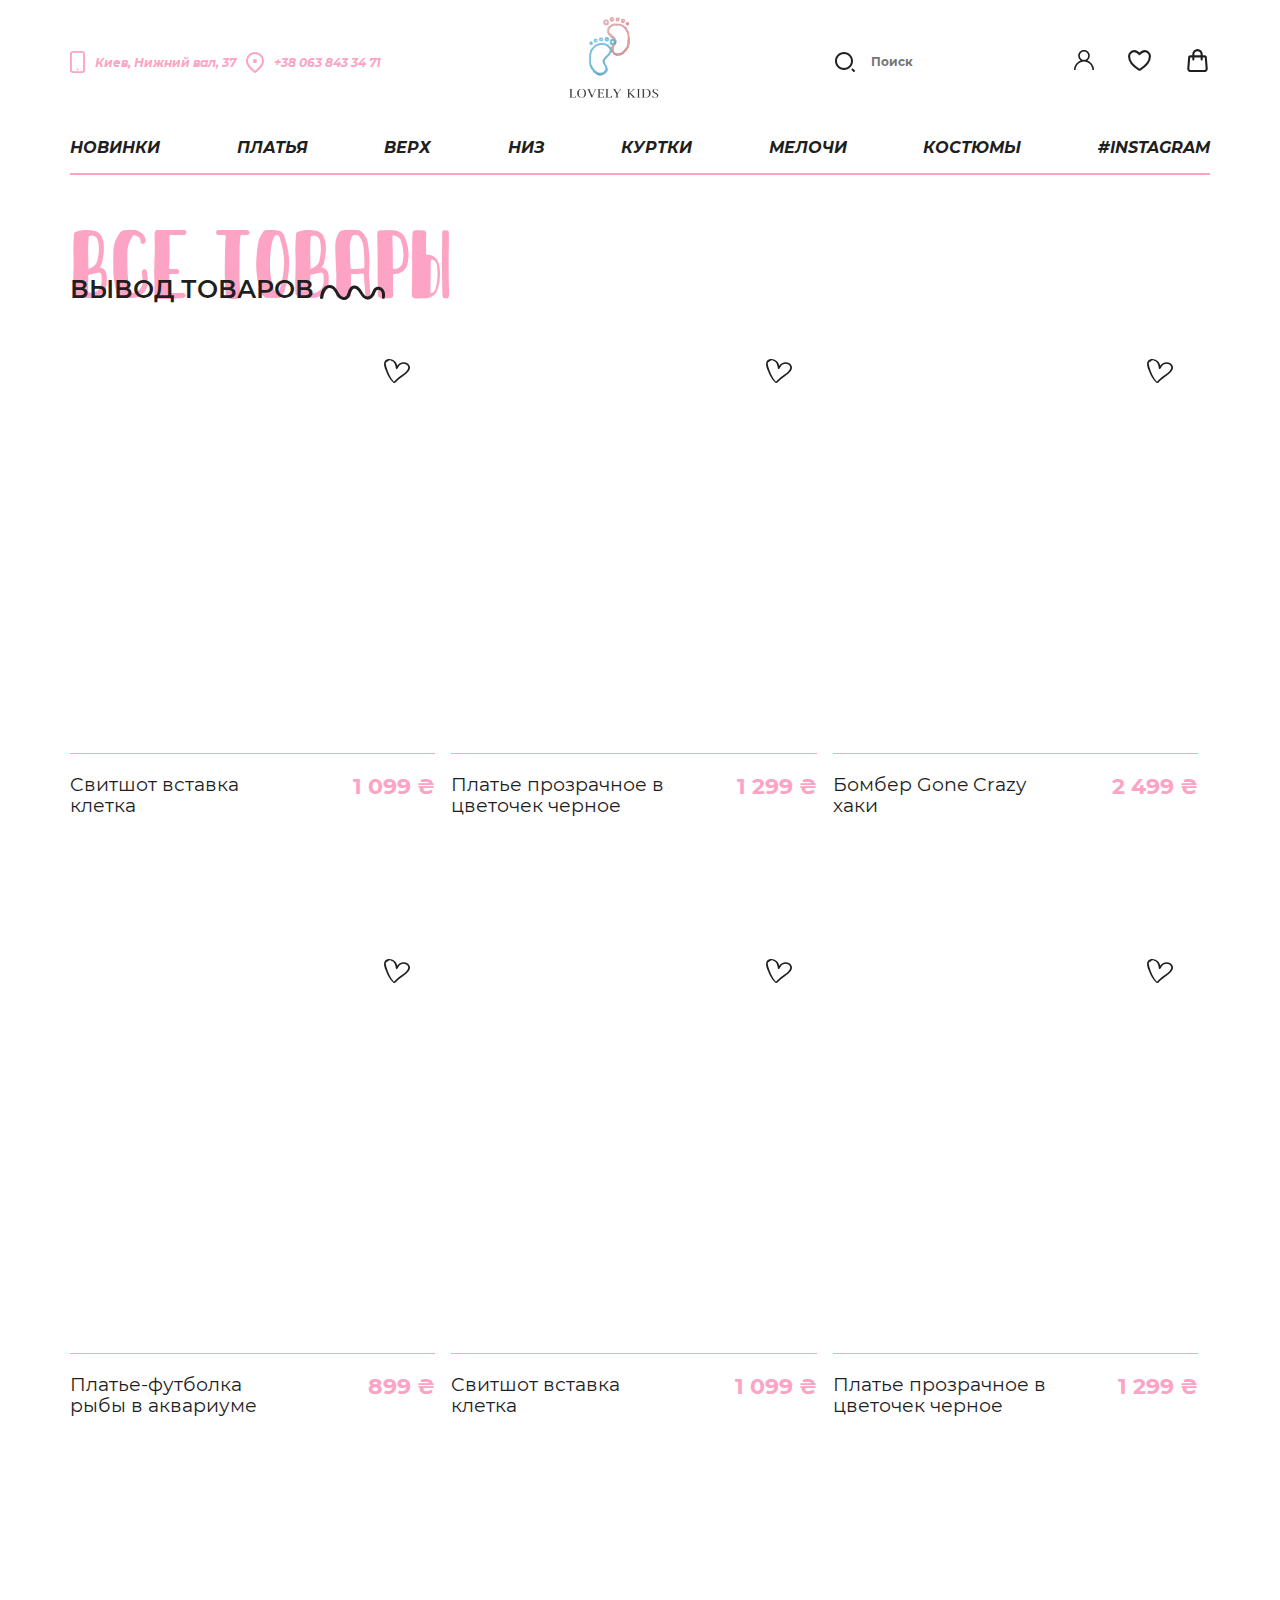
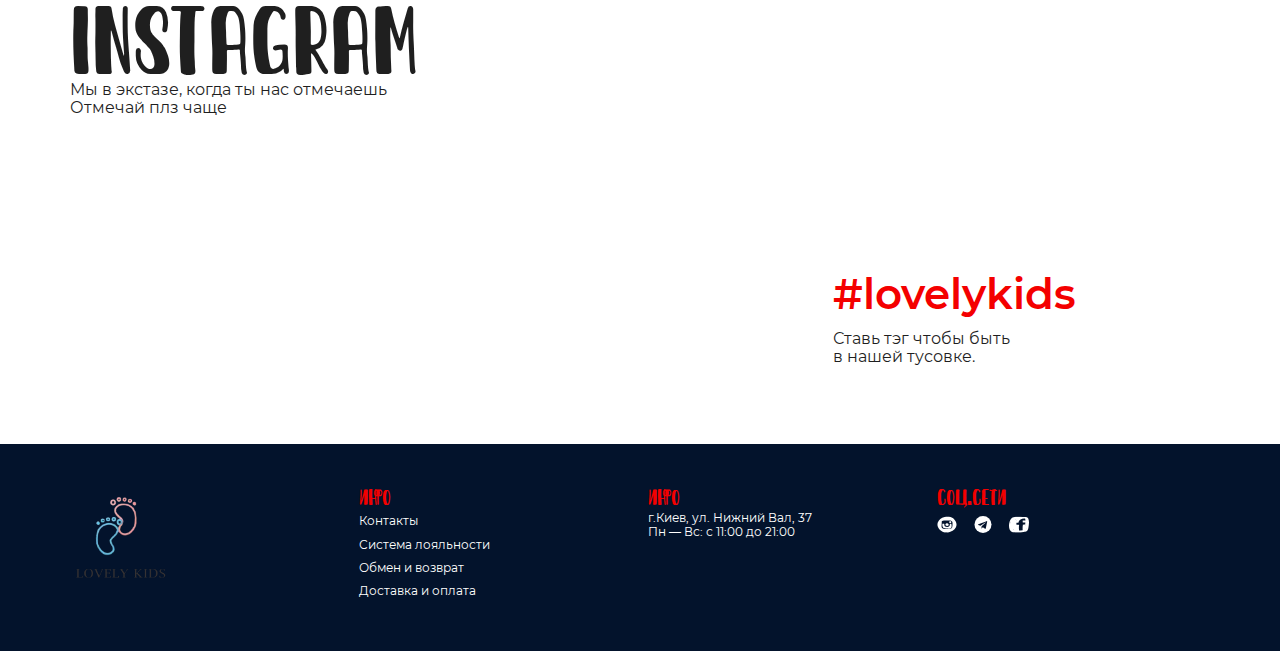
<file: allproducts.html>
<!DOCTYPE html>
<html lang="en">
  <head>
    <meta charset="UTF-8">
    <meta http-equiv="X-UA-Compatible" content="IE=edge">
    <meta name="viewport" content="width=device-width, initial-scale=1.0">
    <link rel="stylesheet" href="assets/css/style.css">
    <title>Document</title>
  </head>
  <body> 
    <header class="header"> 
      <div class="container"> 
        <div class="header__top"> 
          <div class="header__top--left"> 
            <div class="header__top--adress">
               <svg width="15" height="22" viewBox="0 0 15 22" fill="none" xmlns="http://www.w3.org/2000/svg"><path d="M2.8125 0C1.27031 0 0 1.24208 0 2.75V19.25C0 20.7579 1.27031 22 2.8125 22H12.1875C13.7297 22 15 20.7579 15 19.25V2.75C15 1.24208 13.7297 0 12.1875 0H2.8125ZM2.8125 1.83333H12.1875C12.7078 1.83333 13.125 2.24125 13.125 2.75V19.25C13.125 19.7588 12.7078 20.1667 12.1875 20.1667H2.8125C2.29219 20.1667 1.875 19.7588 1.875 19.25V2.75C1.875 2.24125 2.29219 1.83333 2.8125 1.83333ZM7.5 17.4167C7.25136 17.4167 7.0129 17.5132 6.83709 17.6852C6.66127 17.8571 6.5625 18.0902 6.5625 18.3333C6.5625 18.5764 6.66127 18.8096 6.83709 18.9815C7.0129 19.1534 7.25136 19.25 7.5 19.25C7.74864 19.25 7.9871 19.1534 8.16291 18.9815C8.33873 18.8096 8.4375 18.5764 8.4375 18.3333C8.4375 18.0902 8.33873 17.8571 8.16291 17.6852C7.9871 17.5132 7.74864 17.4167 7.5 17.4167Z" fill="#FDA3C4"/>
</svg>Киев, Нижний вал, 37
            </div>
            <div class="header__top--phone">
               <svg width="18" height="21" viewBox="0 0 18 21" fill="none" xmlns="http://www.w3.org/2000/svg"><path d="M9 0C11.3869 0 13.6761 0.948212 15.364 2.63604C17.0518 4.32387 18 6.61305 18 9C18 12.726 15.16 16.63 9.6 20.8C9.4269 20.9298 9.21637 21 9 21C8.78363 21 8.5731 20.9298 8.4 20.8C2.84 16.63 0 12.726 0 9C0 6.61305 0.948211 4.32387 2.63604 2.63604C4.32387 0.948212 6.61305 0 9 0ZM9 2C7.14348 2 5.36301 2.7375 4.05025 4.05025C2.7375 5.36301 2 7.14348 2 9C2 11.71 4.118 14.836 8.448 18.306L9 18.742L9.552 18.306C13.882 14.836 16 11.71 16 9C16 7.14348 15.2625 5.36301 13.9497 4.05025C12.637 2.7375 10.8565 2 9 2ZM9 7C9.53043 7 10.0391 7.21071 10.4142 7.58579C10.7893 7.96086 11 8.46957 11 9C11 9.53043 10.7893 10.0391 10.4142 10.4142C10.0391 10.7893 9.53043 11 9 11C8.46957 11 7.96086 10.7893 7.58579 10.4142C7.21071 10.0391 7 9.53043 7 9C7 8.46957 7.21071 7.96086 7.58579 7.58579C7.96086 7.21071 8.46957 7 9 7Z" fill="#FDA3C4"/>
</svg>+38 063 843 34 71
            </div>
          </div>
          <div class="header__top--center"> <img src="assets/img/glavniy/logo.png" alt=""></div>
          <div class="header__top--right"> 
            <div class="header__search">
               <svg width="20" height="20" viewBox="0 0 20 20" fill="none" xmlns="http://www.w3.org/2000/svg"><path fill-rule="evenodd" clip-rule="evenodd" d="M18 9C18 4.032 13.968 0 9 0C4.032 0 0 4.032 0 9C0 13.968 4.032 18 9 18C13.968 18 18 13.968 18 9ZM16 9C16 12.867 12.867 16 9 16C5.132 16 2 12.867 2 9C2 5.132 5.132 2 9 2C12.867 2 16 5.132 16 9ZM16.6618 16.8937C16.3395 17.214 16.3379 17.735 16.6583 18.0574L18.315 19.7239C18.6353 20.0462 19.1563 20.0478 19.4786 19.7274L19.7289 19.4787C20.0512 19.1583 20.0527 18.6373 19.7323 18.315L18.0757 16.6484C17.7553 16.3261 17.2343 16.3246 16.912 16.6449L16.6618 16.8937Z" fill="#1F1F1F"/>
</svg>
              <input type="text" placeholder="Поиск">
            </div>
            <div class="header__user"><a href="#">
                 <svg width="20" height="20" version="1.1" id="Capa_1" fill="#1F1F1F"  xmlns="http://www.w3.org/2000/svg" xmlns:xlink="http://www.w3.org/1999/xlink" x="0px" y="0px" viewBox="0 0 512 512" style="enable-background:new 0 0 512 512;" xml:space="preserve">
<g>
<g>
<path d="M437.02,330.98c-27.883-27.882-61.071-48.523-97.281-61.018C378.521,243.251,404,198.548,404,148 C404,66.393,337.607,0,256,0S108,66.393,108,148c0,50.548,25.479,95.251,64.262,121.962 c-36.21,12.495-69.398,33.136-97.281,61.018C26.629,379.333,0,443.62,0,512h40c0-119.103,96.897-216,216-216s216,96.897,216,216 h40C512,443.62,485.371,379.333,437.02,330.98z M256,256c-59.551,0-108-48.448-108-108S196.449,40,256,40 c59.551,0,108,48.448,108,108S315.551,256,256,256z" stroke="#1F1F1F" stroke-width="2" stroke-linecap="round" stroke-linejoin="round" />
</g>
</g>
<g>
</g>
<g>
</g>
<g>
</g>
<g>
</g>
<g>
</g>
<g>
</g>
<g>
</g>
<g>
</g>
<g>
</g>
<g>
</g>
<g>
</g>
<g>
</g>
<g>
</g>
<g>
</g>
<g>
</g>
</svg></a></div>
            <div class="header__btns"> 
              <button class="header__btn--menu">
                <div class="menu--title">Меню</div>
              </button>
              <button class="header__message"><svg width="23" height="20" viewBox="0 0 32 32" fill="none" xmlns="http://www.w3.org/2000/svg"><path d="M20 13.375L14 19.625L23 29L29 4L2 14.9375L8 18.0625L11 27.4375L13.25 24.3125" stroke="#1F1F1F" stroke-width="2" stroke-linecap="round" stroke-linejoin="round"/>
</svg>
                <div class="menu--title">Написать</div>
              </button>
              <button class="header__likes">
                <a href="likes.html">
                  <svg width="25" height="25" viewBox="0 0 24 24" fill="none" xmlns="http://www.w3.org/2000/svg"><path d="M6.99985 3C4.23885 3 1.99985 5.216 1.99985 7.95C1.99985 10.157 2.87485 15.395 11.4878 20.69C11.6421 20.7839 11.8193 20.8335 11.9998 20.8335C12.1804 20.8335 12.3576 20.7839 12.5118 20.69C21.1248 15.395 21.9998 10.157 21.9998 7.95C21.9998 5.216 19.7608 3 16.9998 3C14.2388 3 11.9998 6 11.9998 6C11.9998 6 9.76085 3 6.99985 3Z" stroke="#1F1F1F" stroke-width="2" stroke-linecap="round" stroke-linejoin="round"/>
                  </svg>
                </a>
                <div class="menu--title">Wish list</div>
              </button>
              <button class="header__cart">
                <a href="order.html">
                  <svg width="25" height="25" viewBox="0 0 24 24" fill="none" xmlns="http://www.w3.org/2000/svg"><path d="M4.05068 8.92C4.07079 8.6694 4.18455 8.43557 4.36931 8.26508C4.55407 8.09459 4.79627 7.99995 5.04768 8H18.9517C19.2031 7.99995 19.4453 8.09459 19.63 8.26508C19.8148 8.43557 19.9286 8.6694 19.9487 8.92L20.8257 19.84C20.8478 20.1152 20.8126 20.392 20.7225 20.6529C20.6324 20.9139 20.4892 21.1533 20.302 21.3562C20.1148 21.5592 19.8876 21.7211 19.6347 21.8319C19.3818 21.9427 19.1088 21.9999 18.8327 22H5.16668C4.8906 21.9999 4.61753 21.9427 4.36466 21.8319C4.11178 21.7211 3.88459 21.5592 3.69737 21.3562C3.51016 21.1533 3.36698 20.9139 3.27685 20.6529C3.18672 20.392 3.15159 20.1152 3.17368 19.84L4.04968 8.92H4.05068Z" stroke="#1F1F1F" stroke-width="2" stroke-linecap="round" stroke-linejoin="round"/><path d="M15.9998 11V6C15.9998 4.93913 15.5784 3.92172 14.8283 3.17157C14.0781 2.42143 13.0607 2 11.9998 2C10.939 2 9.92157 2.42143 9.17142 3.17157C8.42127 3.92172 7.99985 4.93913 7.99985 6V11" stroke="#1F1F1F" stroke-width="2" stroke-linecap="round" stroke-linejoin="round"/>
                  </svg>
                </a>
                <div class="menu--title">Корзина</div>
              </button>
            </div>
          </div>
        </div>
        <div class="header__menu"> 
          <ul> 
            <li><a href="index.html">Новинки </a></li>
            <li><a href="allproducts.html">Платья </a></li>
            <li><a href="category.html">Верх </a></li>
            <li><a href="category.html">Низ </a></li>
            <li><a href="notfound.html">куртки </a></li>
            <li><a href="notfound.html">Мелочи </a></li>
            <li><a href="product.html">Костюмы </a></li>
            <li><a href="insta.html">#Instagram </a></li>
          </ul>
        </div>
      </div>
    </header>
    <div class="allproducts"> 
      <div class="container"> 
        <div class="bigtitle">
           вывод товаров</div>
        <div class="row"> 
          <div class="col-4"> 
            <div class="item"><a href="#">
                <div class="item__top" style="background-image: url(https://i.pinimg.com/236x/ba/9b/d5/ba9bd5c3cf9ac45b7638d77520e63fc9.jpg)"> 
                  <button>
                     <svg width="26" height="24" viewBox="0 0 26 24" fill="none" xmlns="http://www.w3.org/2000/svg"><path d="M22.5425 14.4295C18.6622 17.6197 14.3076 19.8736 11.2464 23.6879C11.0308 23.9307 10.6859 23.9653 10.341 23.8613C10.1254 24.0347 9.7374 24.0693 9.4356 23.8266C5.90018 20.6018 3.78753 16.8568 2.27851 12.8691C1.07129 9.67893 -1.42936 4.7203 1.0713 1.70351C2.70967 -0.307677 6.0295 -0.4117 8.65951 0.732599C11.5913 2.0156 12.7123 4.37354 13.2728 6.76616C14.4369 5.03237 16.1615 3.54134 18.8777 3.22925C22.0251 2.8825 24.7845 4.5816 25.6899 6.90487C26.7678 9.74828 24.8707 12.4877 22.5425 14.4295ZM23.6635 6.69683C22.3269 4.54693 19.0502 4.09614 16.8082 5.41382C15.0405 6.41942 14.2645 8.04917 13.5746 9.60957C13.3159 10.2337 11.9794 10.0604 11.8931 9.40153C11.5051 6.62747 11.0308 2.91717 7.15049 1.66885C5.7277 1.04468 4.64983 1.35677 3.78753 2.53574C2.01982 3.05588 1.37311 3.99212 1.89049 5.41382C1.97672 6.66215 2.40787 7.91048 2.75279 9.12413C4.17558 13.9787 6.24508 18.6253 9.90985 22.7863C12.6261 19.1801 16.4202 16.9955 20.2574 14.1868C22.7581 12.3836 25.4312 9.54023 23.6635 6.69683Z" fill="#1F1F1F"/>
</svg>
                  </button>
                </div></a>
              <div class="item__bottom"> 
                <div class="item__bottom--title"> <a href="#">Cвитшот вставка клетка </a></div>
                <div class="item__bottom--price">1 099 ₴</div>
              </div>
            </div>
          </div>
          <div class="col-4"> 
            <div class="item"><a href="#">
                <div class="item__top" style="background-image: url(https://i.pinimg.com/236x/4e/68/77/4e687702700ff60d7b46f5a84eed92bf.jpg)"> 
                  <button>
                     <svg width="26" height="24" viewBox="0 0 26 24" fill="none" xmlns="http://www.w3.org/2000/svg"><path d="M22.5425 14.4295C18.6622 17.6197 14.3076 19.8736 11.2464 23.6879C11.0308 23.9307 10.6859 23.9653 10.341 23.8613C10.1254 24.0347 9.7374 24.0693 9.4356 23.8266C5.90018 20.6018 3.78753 16.8568 2.27851 12.8691C1.07129 9.67893 -1.42936 4.7203 1.0713 1.70351C2.70967 -0.307677 6.0295 -0.4117 8.65951 0.732599C11.5913 2.0156 12.7123 4.37354 13.2728 6.76616C14.4369 5.03237 16.1615 3.54134 18.8777 3.22925C22.0251 2.8825 24.7845 4.5816 25.6899 6.90487C26.7678 9.74828 24.8707 12.4877 22.5425 14.4295ZM23.6635 6.69683C22.3269 4.54693 19.0502 4.09614 16.8082 5.41382C15.0405 6.41942 14.2645 8.04917 13.5746 9.60957C13.3159 10.2337 11.9794 10.0604 11.8931 9.40153C11.5051 6.62747 11.0308 2.91717 7.15049 1.66885C5.7277 1.04468 4.64983 1.35677 3.78753 2.53574C2.01982 3.05588 1.37311 3.99212 1.89049 5.41382C1.97672 6.66215 2.40787 7.91048 2.75279 9.12413C4.17558 13.9787 6.24508 18.6253 9.90985 22.7863C12.6261 19.1801 16.4202 16.9955 20.2574 14.1868C22.7581 12.3836 25.4312 9.54023 23.6635 6.69683Z" fill="#1F1F1F"/>
</svg>
                  </button>
                </div></a>
              <div class="item__bottom"> 
                <div class="item__bottom--title"> <a href="#">Платье прозрачное в цветочек черное </a></div>
                <div class="item__bottom--price">1 299 ₴</div>
              </div>
            </div>
          </div>
          <div class="col-4"> 
            <div class="item"><a href="#">
                <div class="item__top" style="background-image: url(https://i.pinimg.com/236x/72/25/12/7225126e50ff92047af8cd71e3012b27.jpg)"> 
                  <button>
                     <svg width="26" height="24" viewBox="0 0 26 24" fill="none" xmlns="http://www.w3.org/2000/svg"><path d="M22.5425 14.4295C18.6622 17.6197 14.3076 19.8736 11.2464 23.6879C11.0308 23.9307 10.6859 23.9653 10.341 23.8613C10.1254 24.0347 9.7374 24.0693 9.4356 23.8266C5.90018 20.6018 3.78753 16.8568 2.27851 12.8691C1.07129 9.67893 -1.42936 4.7203 1.0713 1.70351C2.70967 -0.307677 6.0295 -0.4117 8.65951 0.732599C11.5913 2.0156 12.7123 4.37354 13.2728 6.76616C14.4369 5.03237 16.1615 3.54134 18.8777 3.22925C22.0251 2.8825 24.7845 4.5816 25.6899 6.90487C26.7678 9.74828 24.8707 12.4877 22.5425 14.4295ZM23.6635 6.69683C22.3269 4.54693 19.0502 4.09614 16.8082 5.41382C15.0405 6.41942 14.2645 8.04917 13.5746 9.60957C13.3159 10.2337 11.9794 10.0604 11.8931 9.40153C11.5051 6.62747 11.0308 2.91717 7.15049 1.66885C5.7277 1.04468 4.64983 1.35677 3.78753 2.53574C2.01982 3.05588 1.37311 3.99212 1.89049 5.41382C1.97672 6.66215 2.40787 7.91048 2.75279 9.12413C4.17558 13.9787 6.24508 18.6253 9.90985 22.7863C12.6261 19.1801 16.4202 16.9955 20.2574 14.1868C22.7581 12.3836 25.4312 9.54023 23.6635 6.69683Z" fill="#1F1F1F"/>
</svg>
                  </button>
                </div></a>
              <div class="item__bottom"> 
                <div class="item__bottom--title"> <a href="#">Бомбер Gone Crazy хаки </a></div>
                <div class="item__bottom--price">2 499 ₴</div>
              </div>
            </div>
          </div>
          <div class="col-4"> 
            <div class="item"><a href="#">
                <div class="item__top" style="background-image: url(https://i.pinimg.com/236x/57/ec/33/57ec33f9de064bfb8ff90b5789c2cfd5.jpg)"> 
                  <button>
                     <svg width="26" height="24" viewBox="0 0 26 24" fill="none" xmlns="http://www.w3.org/2000/svg"><path d="M22.5425 14.4295C18.6622 17.6197 14.3076 19.8736 11.2464 23.6879C11.0308 23.9307 10.6859 23.9653 10.341 23.8613C10.1254 24.0347 9.7374 24.0693 9.4356 23.8266C5.90018 20.6018 3.78753 16.8568 2.27851 12.8691C1.07129 9.67893 -1.42936 4.7203 1.0713 1.70351C2.70967 -0.307677 6.0295 -0.4117 8.65951 0.732599C11.5913 2.0156 12.7123 4.37354 13.2728 6.76616C14.4369 5.03237 16.1615 3.54134 18.8777 3.22925C22.0251 2.8825 24.7845 4.5816 25.6899 6.90487C26.7678 9.74828 24.8707 12.4877 22.5425 14.4295ZM23.6635 6.69683C22.3269 4.54693 19.0502 4.09614 16.8082 5.41382C15.0405 6.41942 14.2645 8.04917 13.5746 9.60957C13.3159 10.2337 11.9794 10.0604 11.8931 9.40153C11.5051 6.62747 11.0308 2.91717 7.15049 1.66885C5.7277 1.04468 4.64983 1.35677 3.78753 2.53574C2.01982 3.05588 1.37311 3.99212 1.89049 5.41382C1.97672 6.66215 2.40787 7.91048 2.75279 9.12413C4.17558 13.9787 6.24508 18.6253 9.90985 22.7863C12.6261 19.1801 16.4202 16.9955 20.2574 14.1868C22.7581 12.3836 25.4312 9.54023 23.6635 6.69683Z" fill="#1F1F1F"/>
</svg>
                  </button>
                </div></a>
              <div class="item__bottom"> 
                <div class="item__bottom--title"> <a href="#">Платье-футболка рыбы в аквариуме </a></div>
                <div class="item__bottom--price"> 899 ₴</div>
              </div>
            </div>
          </div>
          <div class="col-4"> 
            <div class="item"><a href="#">
                <div class="item__top" style="background-image: url(https://i.pinimg.com/236x/ba/9b/d5/ba9bd5c3cf9ac45b7638d77520e63fc9.jpg)"> 
                  <button>
                     <svg width="26" height="24" viewBox="0 0 26 24" fill="none" xmlns="http://www.w3.org/2000/svg"><path d="M22.5425 14.4295C18.6622 17.6197 14.3076 19.8736 11.2464 23.6879C11.0308 23.9307 10.6859 23.9653 10.341 23.8613C10.1254 24.0347 9.7374 24.0693 9.4356 23.8266C5.90018 20.6018 3.78753 16.8568 2.27851 12.8691C1.07129 9.67893 -1.42936 4.7203 1.0713 1.70351C2.70967 -0.307677 6.0295 -0.4117 8.65951 0.732599C11.5913 2.0156 12.7123 4.37354 13.2728 6.76616C14.4369 5.03237 16.1615 3.54134 18.8777 3.22925C22.0251 2.8825 24.7845 4.5816 25.6899 6.90487C26.7678 9.74828 24.8707 12.4877 22.5425 14.4295ZM23.6635 6.69683C22.3269 4.54693 19.0502 4.09614 16.8082 5.41382C15.0405 6.41942 14.2645 8.04917 13.5746 9.60957C13.3159 10.2337 11.9794 10.0604 11.8931 9.40153C11.5051 6.62747 11.0308 2.91717 7.15049 1.66885C5.7277 1.04468 4.64983 1.35677 3.78753 2.53574C2.01982 3.05588 1.37311 3.99212 1.89049 5.41382C1.97672 6.66215 2.40787 7.91048 2.75279 9.12413C4.17558 13.9787 6.24508 18.6253 9.90985 22.7863C12.6261 19.1801 16.4202 16.9955 20.2574 14.1868C22.7581 12.3836 25.4312 9.54023 23.6635 6.69683Z" fill="#1F1F1F"/>
</svg>
                  </button>
                </div></a>
              <div class="item__bottom"> 
                <div class="item__bottom--title"> <a href="#">Cвитшот вставка клетка </a></div>
                <div class="item__bottom--price">1 099 ₴</div>
              </div>
            </div>
          </div>
          <div class="col-4"> 
            <div class="item"><a href="#">
                <div class="item__top" style="background-image: url(https://i.pinimg.com/236x/4e/68/77/4e687702700ff60d7b46f5a84eed92bf.jpg)"> 
                  <button>
                     <svg width="26" height="24" viewBox="0 0 26 24" fill="none" xmlns="http://www.w3.org/2000/svg"><path d="M22.5425 14.4295C18.6622 17.6197 14.3076 19.8736 11.2464 23.6879C11.0308 23.9307 10.6859 23.9653 10.341 23.8613C10.1254 24.0347 9.7374 24.0693 9.4356 23.8266C5.90018 20.6018 3.78753 16.8568 2.27851 12.8691C1.07129 9.67893 -1.42936 4.7203 1.0713 1.70351C2.70967 -0.307677 6.0295 -0.4117 8.65951 0.732599C11.5913 2.0156 12.7123 4.37354 13.2728 6.76616C14.4369 5.03237 16.1615 3.54134 18.8777 3.22925C22.0251 2.8825 24.7845 4.5816 25.6899 6.90487C26.7678 9.74828 24.8707 12.4877 22.5425 14.4295ZM23.6635 6.69683C22.3269 4.54693 19.0502 4.09614 16.8082 5.41382C15.0405 6.41942 14.2645 8.04917 13.5746 9.60957C13.3159 10.2337 11.9794 10.0604 11.8931 9.40153C11.5051 6.62747 11.0308 2.91717 7.15049 1.66885C5.7277 1.04468 4.64983 1.35677 3.78753 2.53574C2.01982 3.05588 1.37311 3.99212 1.89049 5.41382C1.97672 6.66215 2.40787 7.91048 2.75279 9.12413C4.17558 13.9787 6.24508 18.6253 9.90985 22.7863C12.6261 19.1801 16.4202 16.9955 20.2574 14.1868C22.7581 12.3836 25.4312 9.54023 23.6635 6.69683Z" fill="#1F1F1F"/>
</svg>
                  </button>
                </div></a>
              <div class="item__bottom"> 
                <div class="item__bottom--title"> <a href="#">Платье прозрачное в цветочек черное </a></div>
                <div class="item__bottom--price">1 299 ₴</div>
              </div>
            </div>
          </div>
        </div>
        <div class="instagram"> 
          <div class="container"> 
            <div class="row"> 
              <div class="col-4"> 
                <div class="titles">Instagram</div>
                <div class="text">Мы в экстазе, когда ты нас отмечаешь Отмечай плз чаще</div>
                <div class="images bottom">
                  <div class="img1" style="background-image: url(https://i.pinimg.com/236x/da/90/4d/da904d743a76f6bec4d98db7c44164d8.jpg)"></div>
                  <div class="img2 bottom" style="background-image: url(https://i.pinimg.com/236x/da/90/4d/da904d743a76f6bec4d98db7c44164d8.jpg)"></div>
                </div>
              </div>
              <div class="col-4"> 
                <div class="box" style="background-image: url(https://i.pinimg.com/236x/da/90/4d/da904d743a76f6bec4d98db7c44164d8.jpg)"></div>
              </div>
              <div class="col-4"> 
                <div class="images">
                  <div class="img2" style="background-image: url(https://i.pinimg.com/236x/da/90/4d/da904d743a76f6bec4d98db7c44164d8.jpg)"></div>
                  <div class="img1" style="background-image: url(https://i.pinimg.com/236x/da/90/4d/da904d743a76f6bec4d98db7c44164d8.jpg)"></div>
                </div>
                <div class="heshtagtitles">
                  <div class="title1">#lovelykids </div>
                  <div class="text">Ставь тэг чтобы быть <br> в нашей  тусовке.</div>
                </div>
              </div>
            </div>
          </div>
        </div>
      </div>
    </div>
    <footer class="footer"> 
      <div class="container"> 
        <div class="row"> 
          <div class="col-3"> <a href="index.html"><img src="assets/img/glavniy/logo.png" alt=""></a></div>
          <div class="col-3"> 
            <div class="footer__title">ИНФО</div>
            <ul> 
              <li> <a href="contact.html">Контакты </a></li>
              <li> <a href="loyalty.html">Система лояльности</a></li>
              <li> <a href="exchange.html">Обмен и возврат</a></li>
              <li> <a href="delivery.html">Доставка и оплата</a></li>
            </ul>
          </div>
          <div class="col-3"> 
            <div class="footer__title">ИНФО</div>
            <div class="footer__text">г.Киев, ул. Нижний Вал, 37</div>
            <div class="footer__text">Пн — Вс: с 11:00 до 21:00</div>
          </div>
          <div class="col-3"> 
            <div class="footer__title">СОЦ.СЕТИ</div>
            <ul class="footer__social"> 
              <li> <a href="#"><svg width="20" height="17" viewBox="0 0 20 17" fill="none" xmlns="http://www.w3.org/2000/svg"><g clip-path="url(#clip0_99_1792)"><path d="M11.4641 7.96805C11.1859 7.50209 10.2911 6.95939 9.71617 7.34278C8.88579 7.34601 8.39877 8.11977 8.44525 8.76634C8.51676 9.76051 9.86807 10.156 10.9129 9.81228C11.8514 9.50344 11.8418 8.59996 11.4641 7.96805ZM10.1942 9.59117C10.3276 9.57502 10.4608 9.54307 10.5899 9.49532C10.6044 9.5051 10.6198 9.5133 10.6353 9.52186C10.4936 9.56585 10.3442 9.58837 10.1942 9.59117Z" fill="white"/><path d="M14.1874 5.85177C14.194 5.68827 14.1823 5.52442 14.1682 5.37096C14.1592 5.27276 14.0733 5.19096 13.9446 5.1907C13.6961 5.19009 12.8959 5.11205 12.6228 5.29685C12.5466 5.22937 12.3827 5.2532 12.3731 5.37105C12.3353 5.83073 12.3096 6.29006 12.3055 6.75079C12.3048 6.82281 12.3701 6.9005 12.4611 6.91551C12.5765 6.93445 12.6965 6.94938 12.817 6.95724C12.8251 6.96806 12.835 6.97827 12.8471 6.98744C13.1269 7.20166 13.6763 7.03816 14.0026 6.99722C14.0738 6.98823 14.1387 6.92817 14.1551 6.87422C14.2557 6.54609 14.2791 6.18365 14.1874 5.85177Z" fill="white"/><path d="M14.454 8.28465C14.4387 8.18287 14.3413 8.12613 14.2407 8.11487C14.3691 8.00645 14.2509 7.77705 14.0209 7.82113C13.6985 7.88285 13.3681 7.88407 13.0432 7.83213C12.9236 7.81301 12.8393 7.87587 12.8159 7.94884C12.7764 7.98734 12.7568 8.03963 12.7773 8.10274C13.2927 9.69128 12.2383 10.9831 10.1532 11.0143C8.19538 11.0436 6.94234 9.83968 7.34052 8.30831C7.35438 8.25506 7.34593 8.18392 7.28764 8.14717C7.28764 8.14717 7.28017 8.14158 7.27063 8.1346C7.31224 8.0762 7.31494 7.99947 7.24311 7.93505C7.23661 7.92929 7.22892 7.92492 7.22187 7.91977C7.23704 7.89088 7.24885 7.85998 7.25286 7.8248C7.26077 7.75558 7.17485 7.69718 7.09457 7.69727C7.00908 7.69735 6.9392 7.71804 6.87061 7.74484C6.85176 7.73838 6.83171 7.73306 6.80907 7.7307C6.38478 7.68609 5.99484 7.78447 5.57228 7.81013C5.45949 7.81694 5.36306 7.88136 5.36371 7.97817C5.36761 8.48918 5.37043 9.00019 5.37585 9.5112C5.37476 9.54489 5.38733 9.57108 5.40467 9.59351C5.42352 10.326 5.69905 11.0957 6.07837 11.5799C6.86584 12.5852 8.73863 12.5048 10.0279 12.5635C11.1293 12.6136 13.4878 12.8556 14.1555 11.9037C14.8344 10.9359 14.6109 9.34106 14.454 8.28465ZM13.2425 11.1464C13.2392 11.1439 13.2361 11.1407 13.2325 11.1381C13.2903 10.9692 13.3402 10.7993 13.3805 10.6272C13.3912 10.6044 13.4021 10.5815 13.4132 10.5586C13.4084 10.5899 13.4025 10.6209 13.3971 10.6519C13.3429 10.8162 13.2913 10.9811 13.2425 11.1464ZM12.8068 12.1297C12.9087 12.0869 13.0063 12.0347 13.0976 11.9709L13.126 11.9785C13.1488 11.9846 13.1702 11.9867 13.1911 11.9869C13.2047 12.0024 13.2221 12.0155 13.2415 12.0266C13.0998 12.0854 12.9435 12.1304 12.777 12.1642C12.7889 12.1535 12.7993 12.1426 12.8068 12.1297ZM6.94385 8.22032C6.91362 8.3063 6.89022 8.39098 6.87039 8.47478C6.864 8.42057 6.85598 8.36627 6.84602 8.31189C6.886 8.27523 6.90431 8.22346 6.89531 8.17554C6.91753 8.18017 6.93952 8.1854 6.96011 8.19239C6.95447 8.20146 6.94754 8.20976 6.94385 8.22032ZM10.0497 12.2056C10.1991 12.1977 10.3486 12.1902 10.498 12.1815C10.4982 12.1948 10.499 12.2077 10.5021 12.2209C10.4108 12.2166 10.3233 12.2131 10.2415 12.2105C10.1794 12.2084 10.1148 12.207 10.0497 12.2056Z" fill="white"/><path d="M17.0797 3.1396C16.003 2.0481 14.5415 1.21193 12.8859 0.802526C11.1885 0.382738 9.24833 0.576265 7.57176 0.965326C4.23682 1.73943 1.68176 3.88167 0.784102 6.56809C0.444323 7.58469 0.375848 8.59667 0.537286 9.57644C0.537286 9.58046 0.535335 9.5836 0.53566 9.58788C0.558197 9.80663 0.607928 10.0131 0.674671 10.212C1.01228 11.454 1.72358 12.6322 2.74454 13.6849C4.50823 15.5036 7.54445 17.0398 10.4848 16.4833C10.4831 16.5992 10.5965 16.716 10.7719 16.6691C14.2852 15.7313 17.5186 14.1146 18.9298 11.2359C20.2775 8.48791 19.3044 5.39479 17.0797 3.1396ZM0.935572 9.44961C0.905668 9.24298 0.886923 9.03584 0.880531 8.82861C0.884106 8.8493 0.887899 8.86999 0.891799 8.89067C0.906426 9.08429 0.932104 9.27572 0.962767 9.46567C0.953991 9.45999 0.944456 9.45502 0.935572 9.44961ZM1.93389 8.47865C1.92294 8.50964 1.91178 8.54046 1.90041 8.57127C1.89727 8.51052 1.89391 8.44976 1.89326 8.38883C1.90756 8.34859 1.92154 8.30835 1.93551 8.26802C1.93389 8.3382 1.93302 8.40838 1.93389 8.47865ZM9.65268 15.2695C9.50749 15.2462 9.36231 15.223 9.21712 15.2002C9.36328 15.2104 9.50934 15.2232 9.6555 15.2349C9.65257 15.2465 9.6529 15.258 9.65268 15.2695ZM15.4201 14.3011C15.5025 14.2747 15.5844 14.2461 15.6656 14.2154C15.5981 14.2594 15.5318 14.3045 15.4629 14.3474C15.4517 14.3303 15.4369 14.3148 15.4201 14.3011ZM10.4526 3.55983C10.5378 3.56279 10.6225 3.56742 10.7072 3.57266C10.707 3.57318 10.7067 3.57362 10.7065 3.57405C10.5205 3.58147 10.3349 3.59204 10.1499 3.60653C10.251 3.59177 10.3517 3.5758 10.4526 3.55983ZM3.24424 12.1018C3.20101 11.9834 3.15832 11.8648 3.1139 11.7468C3.18801 11.8877 3.26591 12.0274 3.34598 12.1665C3.3125 12.1448 3.27826 12.1234 3.24424 12.1018ZM3.70678 5.12201C3.67427 5.14086 3.64079 5.15867 3.60742 5.17665C3.59334 5.16766 3.57904 5.15902 3.56257 5.153C3.63733 5.09887 3.7096 5.04309 3.7823 4.9874C3.75543 5.0314 3.73072 5.07653 3.70678 5.12201ZM4.14916 11.0007C4.15079 10.9408 4.1509 10.881 4.15285 10.8211C4.15902 10.8297 4.16346 10.8389 4.16975 10.8473C4.17257 10.8511 4.17625 10.853 4.1795 10.8561C4.19727 10.9547 4.21959 11.0524 4.24537 11.1492C4.21287 11.1 4.18134 11.0502 4.14916 11.0007ZM5.32668 12.2145C4.34018 11.3857 4.52079 9.91985 4.60325 8.87618C4.68613 7.82833 4.89297 6.73805 4.68765 5.69089C4.71138 5.63965 4.74226 5.59338 4.77205 5.54633C4.91897 5.41234 5.05571 5.27232 5.17771 5.12419C6.06887 4.49184 7.72713 4.47081 8.78677 4.44209C10.2966 4.40123 11.9176 4.28234 13.403 4.52947C15.2053 4.82932 15.5459 6.13695 15.5252 7.44145C15.5039 8.79142 15.5855 10.2034 15.1272 11.514C14.5427 13.1847 12.3597 13.133 10.5667 13.1133C9.62938 13.103 8.69315 13.0409 7.76071 12.9677C6.85027 12.8963 5.98403 12.767 5.32668 12.2145ZM8.12584 16.1037C8.53247 16.1503 8.9404 16.1896 9.34941 16.2241C8.93401 16.2128 8.52532 16.1726 8.12584 16.1037Z" fill="white"/></g><defs><clipPath id="clip0_99_1792"><rect width="20" height="16.1134" fill="white" transform="translate(0 0.566406)"/></clipPath></defs></svg></a></li>
              <li><a href="#"><svg enable-background="new 0 0 24 24" height="17" viewBox="0 0 24 24" fill="none" width="20" xmlns="http://www.w3.org/2000/svg"><circle cx="12" cy="12" fill="white" r="12"/><path d="m5.491 11.74 11.57-4.461c.537-.194 1.006.131.832.943l.001-.001-1.97 9.281c-.146.658-.537.818-1.084.508l-3-2.211-1.447 1.394c-.16.16-.295.295-.605.295l.213-3.053 5.56-5.023c.242-.213-.054-.333-.373-.121l-6.871 4.326-2.962-.924c-.643-.204-.657-.643.136-.953z" fill="#03132C"/></svg></a></li>
              <li> <a href="#">
                   <svg width="20" height="17" viewBox="0 0 20 17" fill="none" xmlns="http://www.w3.org/2000/svg"><g clip-path="url(#clip0_99_1789)"><path d="M19.361 2.70521C18.5612 0.580757 16.128 0.903571 13.8602 0.910715C10.7294 0.920517 6.36127 0.0455309 3.5659 1.54654C1.64695 2.57695 0.888181 4.81763 0.436773 6.51427C-0.146922 8.70776 -0.180948 11.0805 0.551533 13.2512C1.0515 14.7331 2.71103 16.6779 4.8232 16.372C6.18103 16.5892 7.54454 16.6115 8.94279 16.5552C10.7168 16.484 12.797 16.4576 14.4785 15.9805C14.5275 15.9666 14.5684 15.9415 14.6049 15.9127C15.1189 15.8588 15.6337 15.7945 16.1502 15.7081C18.6418 15.292 19.118 13.3894 19.4131 11.6274C19.911 8.65285 20.4608 5.62507 19.361 2.70521ZM2.03753 5.32336C2.03031 5.35368 2.0301 5.38417 2.03444 5.41424C1.97608 5.65407 1.91803 5.89389 1.86719 6.1338C1.85843 6.14851 1.8474 6.1608 1.84152 6.17849C1.69181 6.63389 1.55715 7.0902 1.43331 7.54717C1.4296 7.54941 1.42537 7.55116 1.42177 7.55348C1.5389 6.93843 1.67851 6.38958 1.81265 5.96176C1.88008 5.74686 1.9603 5.51633 2.05031 5.28091C2.04671 5.29553 2.04093 5.30866 2.03753 5.32336ZM4.10908 13.4072C4.06742 13.3432 4.02814 13.278 3.9839 13.2155C4.05783 13.2375 4.12959 13.262 4.20012 13.2885C4.35654 13.4447 4.50573 13.6052 4.64926 13.7691C4.45892 13.6575 4.28013 13.5357 4.10908 13.4072ZM6.43478 3.80856C6.40777 3.74551 6.38179 3.68221 6.35735 3.6185C6.52511 3.56375 6.69245 3.50826 6.86042 3.45402C6.72586 3.57613 6.58481 3.69484 6.43478 3.80856ZM6.97033 5.10181C7.14685 4.93384 7.31234 4.7613 7.46937 4.58453C7.51041 4.56069 7.55237 4.53768 7.59259 4.513C7.43524 4.70349 7.2879 4.90036 7.14448 5.09965C7.08643 5.10032 7.02838 5.10131 6.97033 5.10181ZM8.92144 10.4254C8.93165 10.2218 8.94825 10.0192 8.9466 9.8136C8.94598 9.74315 8.91567 9.69173 8.87298 9.6531C8.94423 9.65069 9.01754 9.65169 9.08724 9.64679C9.01177 9.90389 8.96124 10.1641 8.92144 10.4254ZM14.1211 8.65384C13.7139 8.66888 13.6372 9.05026 13.88 9.21499C13.6373 9.83337 13.6681 10.49 13.6301 11.1555C13.5716 12.1814 13.6055 13.208 13.6764 14.2327C12.4534 14.308 11.2256 14.4053 9.99748 14.5068C10.0834 13.9921 9.93747 13.3637 9.92696 12.9238C9.90252 11.9004 9.8423 10.8488 10.0327 9.83337C10.0586 9.6953 10.0309 9.56663 9.92458 9.46893C10.212 9.30105 10.1728 8.95971 9.80292 8.84183C9.15653 8.63598 8.26753 8.71016 7.5102 8.73974C7.35977 8.13922 7.36399 7.46427 7.52175 6.86699C8.06977 6.84148 8.61748 6.80277 9.16437 6.76971C9.46575 6.75152 9.58433 6.54351 9.52947 6.36939C9.53917 6.3556 9.55144 6.34264 9.55845 6.32802C9.73734 5.95345 9.76209 5.5641 9.90582 5.1794C10.1661 4.4826 10.9037 3.90825 11.5996 3.48392C12.9173 2.68013 14.6004 2.42992 16.2 2.64017C16.2701 3.25357 16.3877 3.86032 16.4868 4.47014C16.2865 4.45884 16.0828 4.46516 15.9022 4.46781C15.3067 4.4767 14.716 4.55603 14.1211 4.57174C13.8489 4.57896 13.6106 4.75167 13.6151 4.97936C13.6219 5.32693 13.7246 5.68156 13.7734 6.0303L13.7735 6.03046C13.5981 6.23814 13.7102 6.58994 14.1211 6.60033C14.5886 6.61212 15.0556 6.62043 15.5233 6.6098C15.7639 6.60432 16.065 6.59917 16.3458 6.55937C16.2623 6.87438 16.2688 7.2158 16.2541 7.53255C16.2382 7.87472 16.2384 8.22345 16.2569 8.5711C16.0881 8.57808 15.9192 8.5878 15.7518 8.59395C15.2083 8.61397 14.6647 8.63391 14.1211 8.65384ZM16.3364 9.99236C16.3201 9.86252 16.3116 9.7341 16.2919 9.60343C16.2766 9.5 16.1895 9.41801 16.083 9.37116C16.1688 9.37565 16.2546 9.3808 16.3404 9.38312C16.3452 9.41427 16.3477 9.44592 16.3529 9.47691C16.3653 9.55084 16.4145 9.60608 16.4811 9.64372C16.4311 9.75993 16.3814 9.87623 16.3364 9.99236ZM18.1357 11.8696C18.0119 12.6067 17.8052 13.1722 17.486 13.6078C17.7243 13.0068 17.9465 12.4052 18.1477 11.8013C18.1438 11.8237 18.1393 11.847 18.1357 11.8696Z" fill="white"/></g><defs><clipPath id="clip0_99_1789"><rect width="20" height="16.1134" fill="white" transform="translate(0 0.566406)"/></clipPath></defs></svg></a></li>
            </ul>
          </div>
        </div>
      </div>
    </footer>
    <script src="assets/js/splide.min.js"></script>
    <script src="assets/js/app.js"></script>
  </body>
</html>
</file>
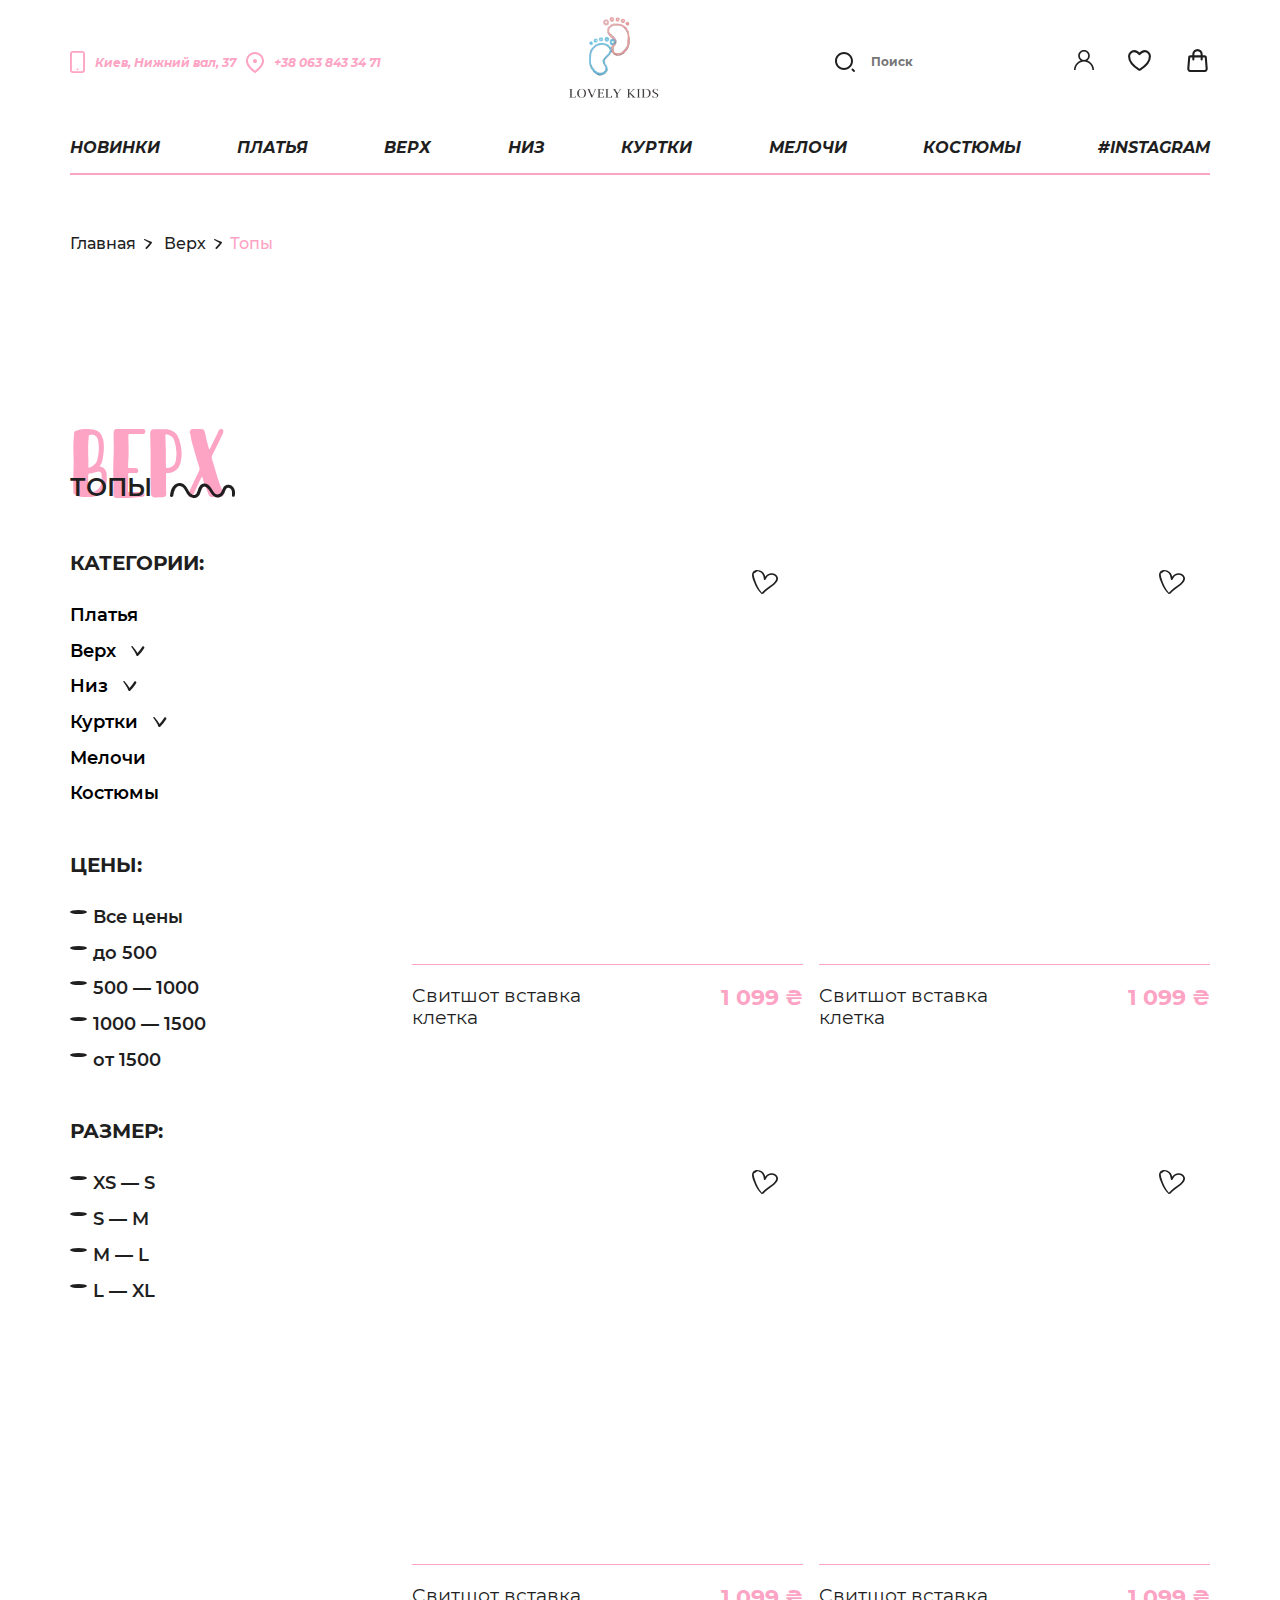
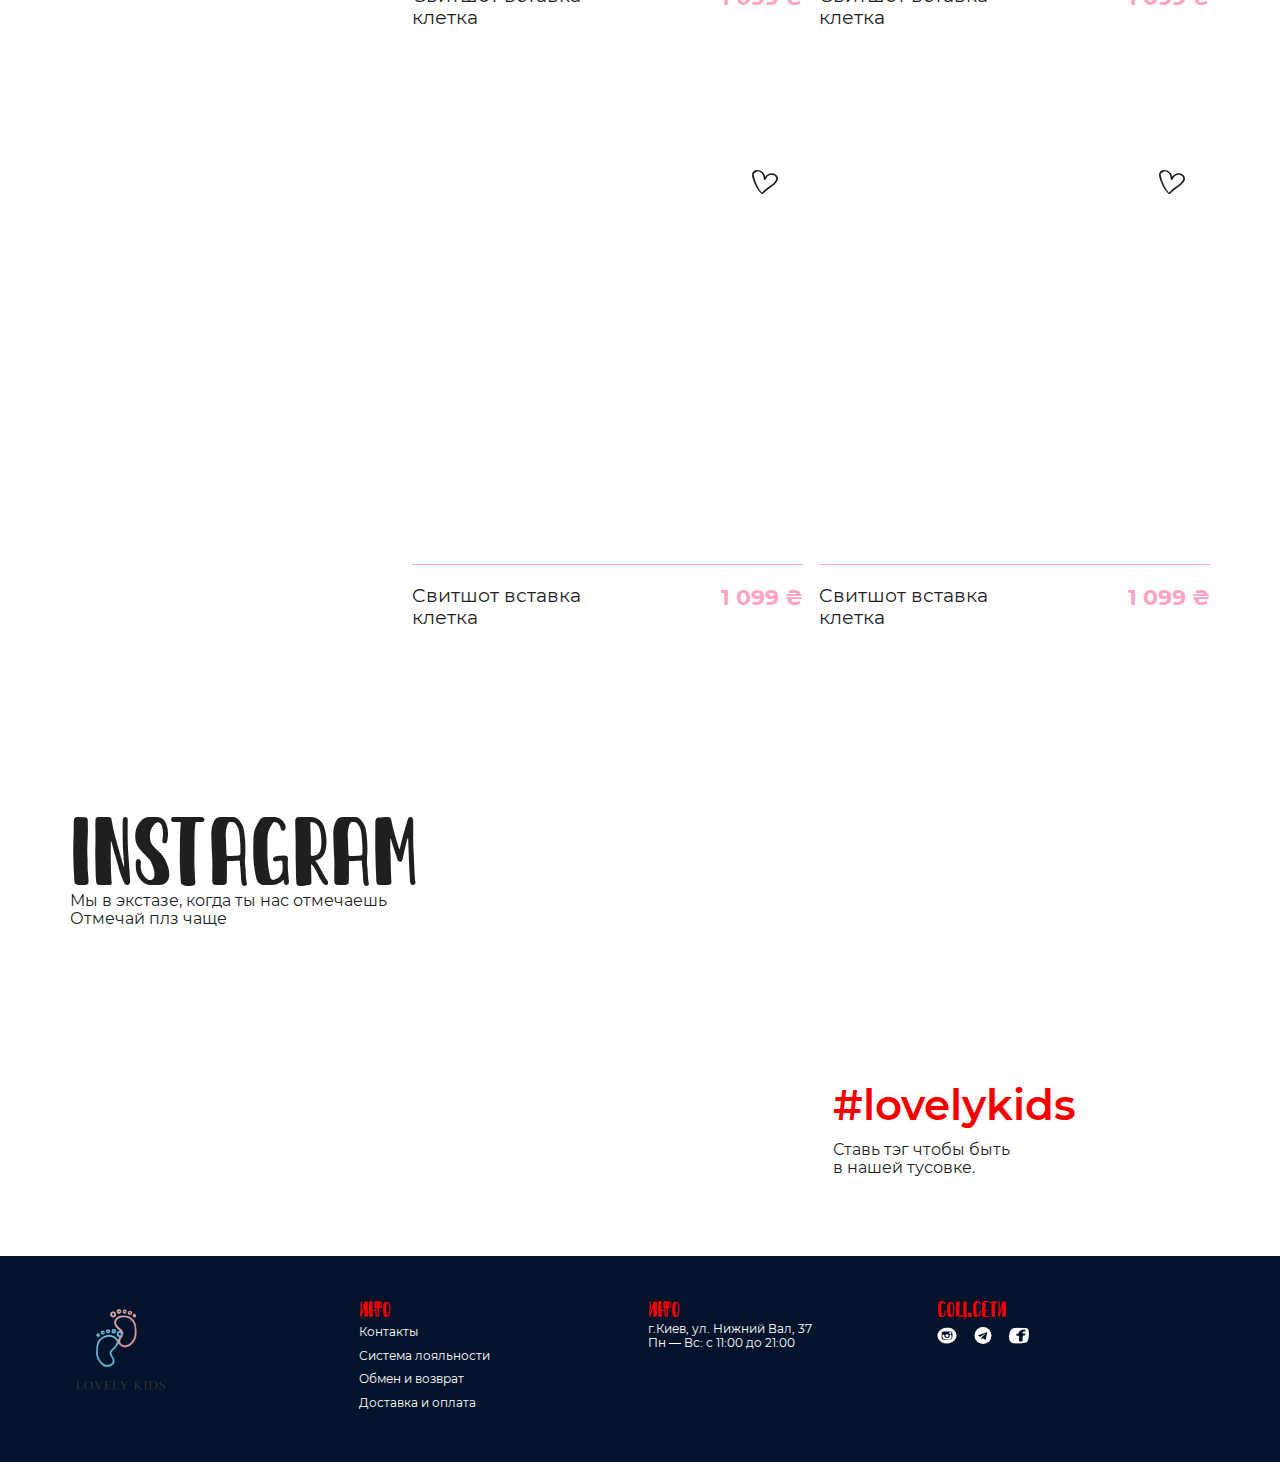
<file: category.html>
<!DOCTYPE html>
<html lang="en">
  <head>
    <meta charset="UTF-8">
    <meta http-equiv="X-UA-Compatible" content="IE=edge">
    <meta name="viewport" content="width=device-width, initial-scale=1.0">
    <link rel="stylesheet" href="assets/css/style.css">
    <title>Document</title>
  </head>
  <body> 
    <header class="header"> 
      <div class="container"> 
        <div class="header__top"> 
          <div class="header__top--left"> 
            <div class="header__top--adress">
               <svg width="15" height="22" viewBox="0 0 15 22" fill="none" xmlns="http://www.w3.org/2000/svg"><path d="M2.8125 0C1.27031 0 0 1.24208 0 2.75V19.25C0 20.7579 1.27031 22 2.8125 22H12.1875C13.7297 22 15 20.7579 15 19.25V2.75C15 1.24208 13.7297 0 12.1875 0H2.8125ZM2.8125 1.83333H12.1875C12.7078 1.83333 13.125 2.24125 13.125 2.75V19.25C13.125 19.7588 12.7078 20.1667 12.1875 20.1667H2.8125C2.29219 20.1667 1.875 19.7588 1.875 19.25V2.75C1.875 2.24125 2.29219 1.83333 2.8125 1.83333ZM7.5 17.4167C7.25136 17.4167 7.0129 17.5132 6.83709 17.6852C6.66127 17.8571 6.5625 18.0902 6.5625 18.3333C6.5625 18.5764 6.66127 18.8096 6.83709 18.9815C7.0129 19.1534 7.25136 19.25 7.5 19.25C7.74864 19.25 7.9871 19.1534 8.16291 18.9815C8.33873 18.8096 8.4375 18.5764 8.4375 18.3333C8.4375 18.0902 8.33873 17.8571 8.16291 17.6852C7.9871 17.5132 7.74864 17.4167 7.5 17.4167Z" fill="#FDA3C4"/>
</svg>Киев, Нижний вал, 37
            </div>
            <div class="header__top--phone">
               <svg width="18" height="21" viewBox="0 0 18 21" fill="none" xmlns="http://www.w3.org/2000/svg"><path d="M9 0C11.3869 0 13.6761 0.948212 15.364 2.63604C17.0518 4.32387 18 6.61305 18 9C18 12.726 15.16 16.63 9.6 20.8C9.4269 20.9298 9.21637 21 9 21C8.78363 21 8.5731 20.9298 8.4 20.8C2.84 16.63 0 12.726 0 9C0 6.61305 0.948211 4.32387 2.63604 2.63604C4.32387 0.948212 6.61305 0 9 0ZM9 2C7.14348 2 5.36301 2.7375 4.05025 4.05025C2.7375 5.36301 2 7.14348 2 9C2 11.71 4.118 14.836 8.448 18.306L9 18.742L9.552 18.306C13.882 14.836 16 11.71 16 9C16 7.14348 15.2625 5.36301 13.9497 4.05025C12.637 2.7375 10.8565 2 9 2ZM9 7C9.53043 7 10.0391 7.21071 10.4142 7.58579C10.7893 7.96086 11 8.46957 11 9C11 9.53043 10.7893 10.0391 10.4142 10.4142C10.0391 10.7893 9.53043 11 9 11C8.46957 11 7.96086 10.7893 7.58579 10.4142C7.21071 10.0391 7 9.53043 7 9C7 8.46957 7.21071 7.96086 7.58579 7.58579C7.96086 7.21071 8.46957 7 9 7Z" fill="#FDA3C4"/>
</svg>+38 063 843 34 71
            </div>
          </div>
          <div class="header__top--center"> <img src="assets/img/glavniy/logo.png" alt=""></div>
          <div class="header__top--right"> 
            <div class="header__search">
               <svg width="20" height="20" viewBox="0 0 20 20" fill="none" xmlns="http://www.w3.org/2000/svg"><path fill-rule="evenodd" clip-rule="evenodd" d="M18 9C18 4.032 13.968 0 9 0C4.032 0 0 4.032 0 9C0 13.968 4.032 18 9 18C13.968 18 18 13.968 18 9ZM16 9C16 12.867 12.867 16 9 16C5.132 16 2 12.867 2 9C2 5.132 5.132 2 9 2C12.867 2 16 5.132 16 9ZM16.6618 16.8937C16.3395 17.214 16.3379 17.735 16.6583 18.0574L18.315 19.7239C18.6353 20.0462 19.1563 20.0478 19.4786 19.7274L19.7289 19.4787C20.0512 19.1583 20.0527 18.6373 19.7323 18.315L18.0757 16.6484C17.7553 16.3261 17.2343 16.3246 16.912 16.6449L16.6618 16.8937Z" fill="#1F1F1F"/>
</svg>
              <input type="text" placeholder="Поиск">
            </div>
            <div class="header__user"><a href="#">
                 <svg width="20" height="20" version="1.1" id="Capa_1" fill="#1F1F1F"  xmlns="http://www.w3.org/2000/svg" xmlns:xlink="http://www.w3.org/1999/xlink" x="0px" y="0px" viewBox="0 0 512 512" style="enable-background:new 0 0 512 512;" xml:space="preserve">
<g>
<g>
<path d="M437.02,330.98c-27.883-27.882-61.071-48.523-97.281-61.018C378.521,243.251,404,198.548,404,148 C404,66.393,337.607,0,256,0S108,66.393,108,148c0,50.548,25.479,95.251,64.262,121.962 c-36.21,12.495-69.398,33.136-97.281,61.018C26.629,379.333,0,443.62,0,512h40c0-119.103,96.897-216,216-216s216,96.897,216,216 h40C512,443.62,485.371,379.333,437.02,330.98z M256,256c-59.551,0-108-48.448-108-108S196.449,40,256,40 c59.551,0,108,48.448,108,108S315.551,256,256,256z" stroke="#1F1F1F" stroke-width="2" stroke-linecap="round" stroke-linejoin="round" />
</g>
</g>
<g>
</g>
<g>
</g>
<g>
</g>
<g>
</g>
<g>
</g>
<g>
</g>
<g>
</g>
<g>
</g>
<g>
</g>
<g>
</g>
<g>
</g>
<g>
</g>
<g>
</g>
<g>
</g>
<g>
</g>
</svg></a></div>
            <div class="header__btns"> 
              <button class="header__btn--menu">
                <div class="menu--title">Меню</div>
              </button>
              <button class="header__message"><svg width="23" height="20" viewBox="0 0 32 32" fill="none" xmlns="http://www.w3.org/2000/svg"><path d="M20 13.375L14 19.625L23 29L29 4L2 14.9375L8 18.0625L11 27.4375L13.25 24.3125" stroke="#1F1F1F" stroke-width="2" stroke-linecap="round" stroke-linejoin="round"/>
</svg>
                <div class="menu--title">Написать</div>
              </button>
              <button class="header__likes">
                <a href="likes.html">
                  <svg width="25" height="25" viewBox="0 0 24 24" fill="none" xmlns="http://www.w3.org/2000/svg"><path d="M6.99985 3C4.23885 3 1.99985 5.216 1.99985 7.95C1.99985 10.157 2.87485 15.395 11.4878 20.69C11.6421 20.7839 11.8193 20.8335 11.9998 20.8335C12.1804 20.8335 12.3576 20.7839 12.5118 20.69C21.1248 15.395 21.9998 10.157 21.9998 7.95C21.9998 5.216 19.7608 3 16.9998 3C14.2388 3 11.9998 6 11.9998 6C11.9998 6 9.76085 3 6.99985 3Z" stroke="#1F1F1F" stroke-width="2" stroke-linecap="round" stroke-linejoin="round"/>
                  </svg>
                </a>
                 
                <div class="menu--title">Wish list</div>
              </button>
              <button class="header__cart">
                <a href="order.html">
                  <svg width="25" height="25" viewBox="0 0 24 24" fill="none" xmlns="http://www.w3.org/2000/svg"><path d="M4.05068 8.92C4.07079 8.6694 4.18455 8.43557 4.36931 8.26508C4.55407 8.09459 4.79627 7.99995 5.04768 8H18.9517C19.2031 7.99995 19.4453 8.09459 19.63 8.26508C19.8148 8.43557 19.9286 8.6694 19.9487 8.92L20.8257 19.84C20.8478 20.1152 20.8126 20.392 20.7225 20.6529C20.6324 20.9139 20.4892 21.1533 20.302 21.3562C20.1148 21.5592 19.8876 21.7211 19.6347 21.8319C19.3818 21.9427 19.1088 21.9999 18.8327 22H5.16668C4.8906 21.9999 4.61753 21.9427 4.36466 21.8319C4.11178 21.7211 3.88459 21.5592 3.69737 21.3562C3.51016 21.1533 3.36698 20.9139 3.27685 20.6529C3.18672 20.392 3.15159 20.1152 3.17368 19.84L4.04968 8.92H4.05068Z" stroke="#1F1F1F" stroke-width="2" stroke-linecap="round" stroke-linejoin="round"/><path d="M15.9998 11V6C15.9998 4.93913 15.5784 3.92172 14.8283 3.17157C14.0781 2.42143 13.0607 2 11.9998 2C10.939 2 9.92157 2.42143 9.17142 3.17157C8.42127 3.92172 7.99985 4.93913 7.99985 6V11" stroke="#1F1F1F" stroke-width="2" stroke-linecap="round" stroke-linejoin="round"/>
                  </svg>
                </a>
                <div class="menu--title">Корзина</div>
              </button>
            </div>
          </div>
        </div>
        <div class="header__menu"> 
          <ul> 
            <li><a href="index.html">Новинки </a></li>
            <li><a href="allproducts.html">Платья </a></li>
            <li><a href="category.html">Верх </a></li>
            <li><a href="category.html">Низ </a></li>
            <li><a href="notfound.html">куртки </a></li>
            <li><a href="notfound.html">Мелочи </a></li>
            <li><a href="product.html">Костюмы </a></li>
            <li><a href="insta.html">#Instagram </a></li>
          </ul>
        </div>
      </div>
    </header>
    <div class="categories"> 
      <div class="container">
        <div class="category__left">
          <div class="breadcrumps"> <a href="index.html">
              Главная<svg width="8" height="10" viewBox="0 0 8 10" fill="none" xmlns="http://www.w3.org/2000/svg"><path d="M3.01144 9.7476C4.76772 8.00846 6.38624 6.1302 7.86702 4.1128C8.21139 3.66063 7.83258 2.93016 7.35047 2.82581C5.0432 2.26929 2.90812 1.2258 0.807481 0.0779659C0.18762 -0.269862 -0.328923 0.634507 0.256502 1.0519C1.97834 2.2693 3.83793 3.17365 5.76638 4.00844C4.52666 5.57366 3.18361 7.06934 1.77171 8.46065C0.945224 9.26065 2.18496 10.5476 3.01144 9.7476Z" fill="#1F1F1F"/>
</svg></a><a href="#">
              Верх<svg width="8" height="10" viewBox="0 0 8 10" fill="none" xmlns="http://www.w3.org/2000/svg"><path d="M3.01144 9.7476C4.76772 8.00846 6.38624 6.1302 7.86702 4.1128C8.21139 3.66063 7.83258 2.93016 7.35047 2.82581C5.0432 2.26929 2.90812 1.2258 0.807481 0.0779659C0.18762 -0.269862 -0.328923 0.634507 0.256502 1.0519C1.97834 2.2693 3.83793 3.17365 5.76638 4.00844C4.52666 5.57366 3.18361 7.06934 1.77171 8.46065C0.945224 9.26065 2.18496 10.5476 3.01144 9.7476Z" fill="#1F1F1F"/>
</svg></a><a class="active" href="#">Топы</a></div>
          <div class="category__navbar"> 
            <div class="bigtitle">
               ТОПЫ</div>
            <div class="category__title">
               КАТЕГОРИИ:</div>
            <ul class="category__categories"> 
              <li> 
                <button>Платья </button>
              </li>
              <li> 
                <button class="category__top" onClick="categoryBtnTop()">
                  Верх<svg width="14" height="12" viewBox="0 0 14 12" fill="none" xmlns="http://www.w3.org/2000/svg"><g clip-path="url(#clip0_1_3720)"><path d="M13.1737 3.20621C11.3837 5.90611 9.38505 8.44754 7.17784 10.8305C6.68605 11.3814 5.67189 11.0128 5.42644 10.3841C4.17939 7.3866 2.35604 4.71494 0.408622 2.1098C-0.177583 1.34284 0.846452 0.47279 1.51267 1.17996C3.45919 3.26184 5.04159 5.58964 6.55206 8.02357C8.24321 6.05248 9.82196 3.95581 11.2524 1.78662C12.0714 0.519639 13.9928 1.93923 13.1737 3.20621Z" fill="#1F1F1F"/></g><defs><clipPath id="clip0_1_3720"><rect width="14" height="12" fill="white" transform="matrix(1 0 0 -1 0 12)"/></clipPath></defs></svg></button>
                <ul class="category__box--top"> 
                  <li>
                     <input type="radio" name="topcategory" id="topcategory">
<label class="form-check-label" for="topcategory">Все товары</label>
                  </li>
                  <li>
                     <input type="radio" name="topcategory" id="topcategory1">
<label class="form-check-label" for="topcategory1">Бомберы</label>
                  </li>
                  <li>
                     <input type="radio" name="topcategory" id="topcategory2">
<label class="form-check-label" for="topcategory2">Джинсовки</label>
                  </li>
                  <li>
                     <input type="radio" name="topcategory" id="topcategory3">
<label class="form-check-label" for="topcategory3">Дождевики</label>
                  </li>
                  <li>
                     <input type="radio" name="topcategory" id="topcategory4">
<label class="form-check-label" for="topcategory4">Куртки</label>
                  </li>
                  <li>
                     <input type="radio" name="topcategory" id="topcategory5">
<label class="form-check-label" for="topcategory5">Пальта</label>
                  </li>
                  <li>
                     <input type="radio" name="topcategory" id="topcategory6">
<label class="form-check-label" for="topcategory6">Пуховики</label>
                  </li>
                  <li>
                     <input type="radio" name="topcategory" id="topcategory7">
<label class="form-check-label" for="topcategory7">Тренчи</label>
                  </li>
                </ul>
              </li>
              <li> 
                <button class="category__bottom" onClick="categoryBtnBottom()">
                  Низ<svg width="14" height="12" viewBox="0 0 14 12" fill="none" xmlns="http://www.w3.org/2000/svg"><g clip-path="url(#clip0_1_3720)"><path d="M13.1737 3.20621C11.3837 5.90611 9.38505 8.44754 7.17784 10.8305C6.68605 11.3814 5.67189 11.0128 5.42644 10.3841C4.17939 7.3866 2.35604 4.71494 0.408622 2.1098C-0.177583 1.34284 0.846452 0.47279 1.51267 1.17996C3.45919 3.26184 5.04159 5.58964 6.55206 8.02357C8.24321 6.05248 9.82196 3.95581 11.2524 1.78662C12.0714 0.519639 13.9928 1.93923 13.1737 3.20621Z" fill="#1F1F1F"/></g><defs><clipPath id="clip0_1_3720"><rect width="14" height="12" fill="white" transform="matrix(1 0 0 -1 0 12)"/></clipPath></defs></svg></button>
                <ul class="category__box--bottom"> 
                  <li>
                     <input type="radio" name="bottomcategory" id="bottomcategory">
<label class="form-check-label" for="bottomcategory">Все товары</label>
                  </li>
                  <li>
                     <input type="radio" name="bottomcategory" id="bottomcategory1">
<label class="form-check-label" for="bottomcategory1">Бомберы</label>
                  </li>
                  <li>
                     <input type="radio" name="bottomcategory" id="bottomcategory2">
<label class="form-check-label" for="bottomcategory2">Джинсовки</label>
                  </li>
                  <li>
                     <input type="radio" name="bottomcategory" id="bottomcategory3">
<label class="form-check-label" for="bottomcategory3">Дождевики</label>
                  </li>
                  <li>
                     <input type="radio" name="bottomcategory" id="bottomcategory4">
<label class="form-check-label" for="bottomcategory4">Куртки</label>
                  </li>
                  <li>
                     <input type="radio" name="bottomcategory" id="bottomcategory5">
<label class="form-check-label" for="bottomcategory5">Пальта</label>
                  </li>
                  <li>
                     <input type="radio" name="bottomcategory" id="bottomcategory6">
<label class="form-check-label" for="bottomcategory6">Пуховики</label>
                  </li>
                  <li>
                     <input type="radio" name="bottomcategory" id="bottomcategory7">
<label class="form-check-label" for="bottomcategory7">Тренчи</label>
                  </li>
                </ul>
              </li>
              <li> 
                <button class="category__jacket" onClick="categoryBtnJacket()">
                  Куртки<svg width="14" height="12" viewBox="0 0 14 12" fill="none" xmlns="http://www.w3.org/2000/svg"><g clip-path="url(#clip0_1_3720)"><path d="M13.1737 3.20621C11.3837 5.90611 9.38505 8.44754 7.17784 10.8305C6.68605 11.3814 5.67189 11.0128 5.42644 10.3841C4.17939 7.3866 2.35604 4.71494 0.408622 2.1098C-0.177583 1.34284 0.846452 0.47279 1.51267 1.17996C3.45919 3.26184 5.04159 5.58964 6.55206 8.02357C8.24321 6.05248 9.82196 3.95581 11.2524 1.78662C12.0714 0.519639 13.9928 1.93923 13.1737 3.20621Z" fill="#1F1F1F"/></g><defs><clipPath id="clip0_1_3720"><rect width="14" height="12" fill="white" transform="matrix(1 0 0 -1 0 12)"/></clipPath></defs></svg></button>
                <ul class="category__box--jacket"> 
                  <li>
                     <input type="radio" name="jacketcategory" id="jacketcategory">
<label class="form-check-label" for="jacketcategory">Все товары</label>
                  </li>
                  <li>
                     <input type="radio" name="jacketcategory" id="jacketcategory1">
<label class="form-check-label" for="jacketcategory1">Бомберы</label>
                  </li>
                  <li>
                     <input type="radio" name="jacketcategory" id="jacketcategory2">
<label class="form-check-label" for="jacketcategory2">Джинсовки</label>
                  </li>
                  <li>
                     <input type="radio" name="jacketcategory" id="jacketcategory3">
<label class="form-check-label" for="jacketcategory3">Дождевики</label>
                  </li>
                  <li>
                     <input type="radio" name="jacketcategory" id="jacketcategory4">
<label class="form-check-label" for="jacketcategory4">Куртки</label>
                  </li>
                  <li>
                     <input type="radio" name="jacketcategory" id="jacketcategory5">
<label class="form-check-label" for="jacketcategory5">Пальта</label>
                  </li>
                  <li>
                     <input type="radio" name="jacketcategory" id="jacketcategory6">
<label class="form-check-label" for="jacketcategory6">Пуховики</label>
                  </li>
                  <li>
                     <input type="radio" name="jacketcategory" id="jacketcategory7">
<label class="form-check-label" for="jacketcategory7">Тренчи</label>
                  </li>
                </ul>
              </li>
              <li> 
                <button>Мелочи</button>
              </li>
              <li> 
                <button>Костюмы</button>
              </li>
            </ul>
            <div class="category__title">
               ЦЕНЫ:</div>
            <ul class="category__categories">
              <li>
                 <input type="radio" name="allprice" id="allprice">
<label class="form-check-label" for="allprice">Все цены</label>
              </li>
              <li>
                 <input type="radio" name="allprice" id="allprice1">
<label class="form-check-label" for="allprice1">до 500</label>
              </li>
              <li>
                 <input type="radio" name="allprice" id="allprice2">
<label class="form-check-label" for="allprice2">500 — 1000</label>
              </li>
              <li>
                 <input type="radio" name="allprice" id="allprice3">
<label class="form-check-label" for="allprice3">1000 — 1500</label>
              </li>
              <li>
                 <input type="radio" name="allprice" id="allprice4">
<label class="form-check-label" for="allprice4">от 1500</label>
              </li>
            </ul>
            <div class="category__title">
               РАЗМЕР:</div>
            <ul class="category__categories">
              <li>
                 <input type="radio" name="size" id="allprice10">
<label class="form-check-label" for="allprice10">XS — S</label>
              </li>
              <li>
                 <input type="radio" name="size" id="allprice11">
<label class="form-check-label" for="allprice11">S — M</label>
              </li>
              <li>
                 <input type="radio" name="size" id="allprice12">
<label class="form-check-label" for="allprice12">M — L</label>
              </li>
              <li>
                 <input type="radio" name="size" id="allprice13">
<label class="form-check-label" for="allprice13">L — XL</label>
              </li>
            </ul>
          </div>
        </div>
        <div class="category__right">
          <div class="category__right--top" style="background-image: url(https://i.pinimg.com/236x/b9/d6/b1/b9d6b1c16987990be44858bb77206f44.jpg)"></div>
          <div class="categories"> 
            <div class="row"> 
              <div class="col-6"> 
                <div class="item"><a href=""> 
                    <div class="item__top" style="background-image: url(https://i.pinimg.com/236x/ba/9b/d5/ba9bd5c3cf9ac45b7638d77520e63fc9.jpg)"> 
                      <button>
                         <svg width="26" height="24" viewBox="0 0 26 24" fill="none" xmlns="http://www.w3.org/2000/svg"><path d="M22.5425 14.4295C18.6622 17.6197 14.3076 19.8736 11.2464 23.6879C11.0308 23.9307 10.6859 23.9653 10.341 23.8613C10.1254 24.0347 9.7374 24.0693 9.4356 23.8266C5.90018 20.6018 3.78753 16.8568 2.27851 12.8691C1.07129 9.67893 -1.42936 4.7203 1.0713 1.70351C2.70967 -0.307677 6.0295 -0.4117 8.65951 0.732599C11.5913 2.0156 12.7123 4.37354 13.2728 6.76616C14.4369 5.03237 16.1615 3.54134 18.8777 3.22925C22.0251 2.8825 24.7845 4.5816 25.6899 6.90487C26.7678 9.74828 24.8707 12.4877 22.5425 14.4295ZM23.6635 6.69683C22.3269 4.54693 19.0502 4.09614 16.8082 5.41382C15.0405 6.41942 14.2645 8.04917 13.5746 9.60957C13.3159 10.2337 11.9794 10.0604 11.8931 9.40153C11.5051 6.62747 11.0308 2.91717 7.15049 1.66885C5.7277 1.04468 4.64983 1.35677 3.78753 2.53574C2.01982 3.05588 1.37311 3.99212 1.89049 5.41382C1.97672 6.66215 2.40787 7.91048 2.75279 9.12413C4.17558 13.9787 6.24508 18.6253 9.90985 22.7863C12.6261 19.1801 16.4202 16.9955 20.2574 14.1868C22.7581 12.3836 25.4312 9.54023 23.6635 6.69683Z" fill="#1F1F1F"/>
</svg>
                      </button>
                    </div></a>
                  <div class="item__bottom"> 
                    <div class="item__bottom--title"> <a href="#">Cвитшот вставка клетка </a></div>
                    <div class="item__bottom--price">1 099 ₴</div>
                  </div>
                </div>
              </div>
              <div class="col-6"> 
                <div class="item"><a href="#"> 
                    <div class="item__top" style="background-image: url(https://i.pinimg.com/236x/ba/9b/d5/ba9bd5c3cf9ac45b7638d77520e63fc9.jpg)"> 
                      <button>
                         <svg width="26" height="24" viewBox="0 0 26 24" fill="none" xmlns="http://www.w3.org/2000/svg"><path d="M22.5425 14.4295C18.6622 17.6197 14.3076 19.8736 11.2464 23.6879C11.0308 23.9307 10.6859 23.9653 10.341 23.8613C10.1254 24.0347 9.7374 24.0693 9.4356 23.8266C5.90018 20.6018 3.78753 16.8568 2.27851 12.8691C1.07129 9.67893 -1.42936 4.7203 1.0713 1.70351C2.70967 -0.307677 6.0295 -0.4117 8.65951 0.732599C11.5913 2.0156 12.7123 4.37354 13.2728 6.76616C14.4369 5.03237 16.1615 3.54134 18.8777 3.22925C22.0251 2.8825 24.7845 4.5816 25.6899 6.90487C26.7678 9.74828 24.8707 12.4877 22.5425 14.4295ZM23.6635 6.69683C22.3269 4.54693 19.0502 4.09614 16.8082 5.41382C15.0405 6.41942 14.2645 8.04917 13.5746 9.60957C13.3159 10.2337 11.9794 10.0604 11.8931 9.40153C11.5051 6.62747 11.0308 2.91717 7.15049 1.66885C5.7277 1.04468 4.64983 1.35677 3.78753 2.53574C2.01982 3.05588 1.37311 3.99212 1.89049 5.41382C1.97672 6.66215 2.40787 7.91048 2.75279 9.12413C4.17558 13.9787 6.24508 18.6253 9.90985 22.7863C12.6261 19.1801 16.4202 16.9955 20.2574 14.1868C22.7581 12.3836 25.4312 9.54023 23.6635 6.69683Z" fill="#1F1F1F"/>
</svg>
                      </button>
                    </div></a>
                  <div class="item__bottom"> 
                    <div class="item__bottom--title"> <a href="#">Cвитшот вставка клетка </a></div>
                    <div class="item__bottom--price">1 099 ₴</div>
                  </div>
                </div>
              </div>
              <div class="col-6"> 
                <div class="item"><a href="#"> 
                    <div class="item__top" style="background-image: url(https://i.pinimg.com/236x/ba/9b/d5/ba9bd5c3cf9ac45b7638d77520e63fc9.jpg)"> 
                      <button>
                         <svg width="26" height="24" viewBox="0 0 26 24" fill="none" xmlns="http://www.w3.org/2000/svg"><path d="M22.5425 14.4295C18.6622 17.6197 14.3076 19.8736 11.2464 23.6879C11.0308 23.9307 10.6859 23.9653 10.341 23.8613C10.1254 24.0347 9.7374 24.0693 9.4356 23.8266C5.90018 20.6018 3.78753 16.8568 2.27851 12.8691C1.07129 9.67893 -1.42936 4.7203 1.0713 1.70351C2.70967 -0.307677 6.0295 -0.4117 8.65951 0.732599C11.5913 2.0156 12.7123 4.37354 13.2728 6.76616C14.4369 5.03237 16.1615 3.54134 18.8777 3.22925C22.0251 2.8825 24.7845 4.5816 25.6899 6.90487C26.7678 9.74828 24.8707 12.4877 22.5425 14.4295ZM23.6635 6.69683C22.3269 4.54693 19.0502 4.09614 16.8082 5.41382C15.0405 6.41942 14.2645 8.04917 13.5746 9.60957C13.3159 10.2337 11.9794 10.0604 11.8931 9.40153C11.5051 6.62747 11.0308 2.91717 7.15049 1.66885C5.7277 1.04468 4.64983 1.35677 3.78753 2.53574C2.01982 3.05588 1.37311 3.99212 1.89049 5.41382C1.97672 6.66215 2.40787 7.91048 2.75279 9.12413C4.17558 13.9787 6.24508 18.6253 9.90985 22.7863C12.6261 19.1801 16.4202 16.9955 20.2574 14.1868C22.7581 12.3836 25.4312 9.54023 23.6635 6.69683Z" fill="#1F1F1F"/>
</svg>
                      </button>
                    </div></a>
                  <div class="item__bottom"> 
                    <div class="item__bottom--title"> <a href="#">Cвитшот вставка клетка </a></div>
                    <div class="item__bottom--price">1 099 ₴</div>
                  </div>
                </div>
              </div>
              <div class="col-6"> 
                <div class="item"><a href="#"> 
                    <div class="item__top" style="background-image: url(https://i.pinimg.com/236x/ba/9b/d5/ba9bd5c3cf9ac45b7638d77520e63fc9.jpg)"> 
                      <button>
                         <svg width="26" height="24" viewBox="0 0 26 24" fill="none" xmlns="http://www.w3.org/2000/svg"><path d="M22.5425 14.4295C18.6622 17.6197 14.3076 19.8736 11.2464 23.6879C11.0308 23.9307 10.6859 23.9653 10.341 23.8613C10.1254 24.0347 9.7374 24.0693 9.4356 23.8266C5.90018 20.6018 3.78753 16.8568 2.27851 12.8691C1.07129 9.67893 -1.42936 4.7203 1.0713 1.70351C2.70967 -0.307677 6.0295 -0.4117 8.65951 0.732599C11.5913 2.0156 12.7123 4.37354 13.2728 6.76616C14.4369 5.03237 16.1615 3.54134 18.8777 3.22925C22.0251 2.8825 24.7845 4.5816 25.6899 6.90487C26.7678 9.74828 24.8707 12.4877 22.5425 14.4295ZM23.6635 6.69683C22.3269 4.54693 19.0502 4.09614 16.8082 5.41382C15.0405 6.41942 14.2645 8.04917 13.5746 9.60957C13.3159 10.2337 11.9794 10.0604 11.8931 9.40153C11.5051 6.62747 11.0308 2.91717 7.15049 1.66885C5.7277 1.04468 4.64983 1.35677 3.78753 2.53574C2.01982 3.05588 1.37311 3.99212 1.89049 5.41382C1.97672 6.66215 2.40787 7.91048 2.75279 9.12413C4.17558 13.9787 6.24508 18.6253 9.90985 22.7863C12.6261 19.1801 16.4202 16.9955 20.2574 14.1868C22.7581 12.3836 25.4312 9.54023 23.6635 6.69683Z" fill="#1F1F1F"/>
</svg>
                      </button>
                    </div></a>
                  <div class="item__bottom"> 
                    <div class="item__bottom--title"> <a href="#">Cвитшот вставка клетка </a></div>
                    <div class="item__bottom--price">1 099 ₴</div>
                  </div>
                </div>
              </div>
              <div class="col-6"> 
                <div class="item"><a href="#"> 
                    <div class="item__top" style="background-image: url(https://i.pinimg.com/236x/ba/9b/d5/ba9bd5c3cf9ac45b7638d77520e63fc9.jpg)"> 
                      <button>
                         <svg width="26" height="24" viewBox="0 0 26 24" fill="none" xmlns="http://www.w3.org/2000/svg"><path d="M22.5425 14.4295C18.6622 17.6197 14.3076 19.8736 11.2464 23.6879C11.0308 23.9307 10.6859 23.9653 10.341 23.8613C10.1254 24.0347 9.7374 24.0693 9.4356 23.8266C5.90018 20.6018 3.78753 16.8568 2.27851 12.8691C1.07129 9.67893 -1.42936 4.7203 1.0713 1.70351C2.70967 -0.307677 6.0295 -0.4117 8.65951 0.732599C11.5913 2.0156 12.7123 4.37354 13.2728 6.76616C14.4369 5.03237 16.1615 3.54134 18.8777 3.22925C22.0251 2.8825 24.7845 4.5816 25.6899 6.90487C26.7678 9.74828 24.8707 12.4877 22.5425 14.4295ZM23.6635 6.69683C22.3269 4.54693 19.0502 4.09614 16.8082 5.41382C15.0405 6.41942 14.2645 8.04917 13.5746 9.60957C13.3159 10.2337 11.9794 10.0604 11.8931 9.40153C11.5051 6.62747 11.0308 2.91717 7.15049 1.66885C5.7277 1.04468 4.64983 1.35677 3.78753 2.53574C2.01982 3.05588 1.37311 3.99212 1.89049 5.41382C1.97672 6.66215 2.40787 7.91048 2.75279 9.12413C4.17558 13.9787 6.24508 18.6253 9.90985 22.7863C12.6261 19.1801 16.4202 16.9955 20.2574 14.1868C22.7581 12.3836 25.4312 9.54023 23.6635 6.69683Z" fill="#1F1F1F"/>
</svg>
                      </button>
                    </div></a>
                  <div class="item__bottom"> 
                    <div class="item__bottom--title"> <a href="#">Cвитшот вставка клетка </a></div>
                    <div class="item__bottom--price">1 099 ₴</div>
                  </div>
                </div>
              </div>
              <div class="col-6"> 
                <div class="item"><a href="#"> 
                    <div class="item__top" style="background-image: url(https://i.pinimg.com/236x/ba/9b/d5/ba9bd5c3cf9ac45b7638d77520e63fc9.jpg)"> 
                      <button>
                         <svg width="26" height="24" viewBox="0 0 26 24" fill="none" xmlns="http://www.w3.org/2000/svg"><path d="M22.5425 14.4295C18.6622 17.6197 14.3076 19.8736 11.2464 23.6879C11.0308 23.9307 10.6859 23.9653 10.341 23.8613C10.1254 24.0347 9.7374 24.0693 9.4356 23.8266C5.90018 20.6018 3.78753 16.8568 2.27851 12.8691C1.07129 9.67893 -1.42936 4.7203 1.0713 1.70351C2.70967 -0.307677 6.0295 -0.4117 8.65951 0.732599C11.5913 2.0156 12.7123 4.37354 13.2728 6.76616C14.4369 5.03237 16.1615 3.54134 18.8777 3.22925C22.0251 2.8825 24.7845 4.5816 25.6899 6.90487C26.7678 9.74828 24.8707 12.4877 22.5425 14.4295ZM23.6635 6.69683C22.3269 4.54693 19.0502 4.09614 16.8082 5.41382C15.0405 6.41942 14.2645 8.04917 13.5746 9.60957C13.3159 10.2337 11.9794 10.0604 11.8931 9.40153C11.5051 6.62747 11.0308 2.91717 7.15049 1.66885C5.7277 1.04468 4.64983 1.35677 3.78753 2.53574C2.01982 3.05588 1.37311 3.99212 1.89049 5.41382C1.97672 6.66215 2.40787 7.91048 2.75279 9.12413C4.17558 13.9787 6.24508 18.6253 9.90985 22.7863C12.6261 19.1801 16.4202 16.9955 20.2574 14.1868C22.7581 12.3836 25.4312 9.54023 23.6635 6.69683Z" fill="#1F1F1F"/>
</svg>
                      </button>
                    </div></a>
                  <div class="item__bottom"> 
                    <div class="item__bottom--title"> <a href="#">Cвитшот вставка клетка </a></div>
                    <div class="item__bottom--price">1 099 ₴</div>
                  </div>
                </div>
              </div>
            </div>
          </div>
        </div>
      </div>
    </div>
    <div class="container">
      <div class="instagram"> 
        <div class="container"> 
          <div class="row"> 
            <div class="col-4"> 
              <div class="titles">Instagram</div>
              <div class="text">Мы в экстазе, когда ты нас отмечаешь Отмечай плз чаще</div>
              <div class="images bottom">
                <div class="img1" style="background-image: url(https://i.pinimg.com/236x/da/90/4d/da904d743a76f6bec4d98db7c44164d8.jpg)"></div>
                <div class="img2 bottom" style="background-image: url(https://i.pinimg.com/236x/da/90/4d/da904d743a76f6bec4d98db7c44164d8.jpg)"></div>
              </div>
            </div>
            <div class="col-4"> 
              <div class="box" style="background-image: url(https://i.pinimg.com/236x/da/90/4d/da904d743a76f6bec4d98db7c44164d8.jpg)"></div>
            </div>
            <div class="col-4"> 
              <div class="images">
                <div class="img2" style="background-image: url(https://i.pinimg.com/236x/da/90/4d/da904d743a76f6bec4d98db7c44164d8.jpg)"></div>
                <div class="img1" style="background-image: url(https://i.pinimg.com/236x/da/90/4d/da904d743a76f6bec4d98db7c44164d8.jpg)"></div>
              </div>
              <div class="heshtagtitles">
                <div class="title1">#lovelykids </div>
                <div class="text">Ставь тэг чтобы быть <br> в нашей  тусовке.</div>
              </div>
            </div>
          </div>
        </div>
      </div>
    </div>
    <footer class="footer"> 
      <div class="container"> 
        <div class="row"> 
          <div class="col-3"> <a href="index.html"><img src="assets/img/glavniy/logo.png" alt=""></a></div>
          <div class="col-3"> 
            <div class="footer__title">ИНФО</div>
            <ul> 
              <li> <a href="contact.html">Контакты </a></li>
              <li> <a href="loyalty.html">Система лояльности</a></li>
              <li> <a href="exchange.html">Обмен и возврат</a></li>
              <li> <a href="delivery.html">Доставка и оплата</a></li>
            </ul>
          </div>
          <div class="col-3"> 
            <div class="footer__title">ИНФО</div>
            <div class="footer__text">г.Киев, ул. Нижний Вал, 37</div>
            <div class="footer__text">Пн — Вс: с 11:00 до 21:00</div>
          </div>
          <div class="col-3"> 
            <div class="footer__title">СОЦ.СЕТИ</div>
            <ul class="footer__social"> 
              <li> <a href="#"><svg width="20" height="17" viewBox="0 0 20 17" fill="none" xmlns="http://www.w3.org/2000/svg"><g clip-path="url(#clip0_99_1792)"><path d="M11.4641 7.96805C11.1859 7.50209 10.2911 6.95939 9.71617 7.34278C8.88579 7.34601 8.39877 8.11977 8.44525 8.76634C8.51676 9.76051 9.86807 10.156 10.9129 9.81228C11.8514 9.50344 11.8418 8.59996 11.4641 7.96805ZM10.1942 9.59117C10.3276 9.57502 10.4608 9.54307 10.5899 9.49532C10.6044 9.5051 10.6198 9.5133 10.6353 9.52186C10.4936 9.56585 10.3442 9.58837 10.1942 9.59117Z" fill="white"/><path d="M14.1874 5.85177C14.194 5.68827 14.1823 5.52442 14.1682 5.37096C14.1592 5.27276 14.0733 5.19096 13.9446 5.1907C13.6961 5.19009 12.8959 5.11205 12.6228 5.29685C12.5466 5.22937 12.3827 5.2532 12.3731 5.37105C12.3353 5.83073 12.3096 6.29006 12.3055 6.75079C12.3048 6.82281 12.3701 6.9005 12.4611 6.91551C12.5765 6.93445 12.6965 6.94938 12.817 6.95724C12.8251 6.96806 12.835 6.97827 12.8471 6.98744C13.1269 7.20166 13.6763 7.03816 14.0026 6.99722C14.0738 6.98823 14.1387 6.92817 14.1551 6.87422C14.2557 6.54609 14.2791 6.18365 14.1874 5.85177Z" fill="white"/><path d="M14.454 8.28465C14.4387 8.18287 14.3413 8.12613 14.2407 8.11487C14.3691 8.00645 14.2509 7.77705 14.0209 7.82113C13.6985 7.88285 13.3681 7.88407 13.0432 7.83213C12.9236 7.81301 12.8393 7.87587 12.8159 7.94884C12.7764 7.98734 12.7568 8.03963 12.7773 8.10274C13.2927 9.69128 12.2383 10.9831 10.1532 11.0143C8.19538 11.0436 6.94234 9.83968 7.34052 8.30831C7.35438 8.25506 7.34593 8.18392 7.28764 8.14717C7.28764 8.14717 7.28017 8.14158 7.27063 8.1346C7.31224 8.0762 7.31494 7.99947 7.24311 7.93505C7.23661 7.92929 7.22892 7.92492 7.22187 7.91977C7.23704 7.89088 7.24885 7.85998 7.25286 7.8248C7.26077 7.75558 7.17485 7.69718 7.09457 7.69727C7.00908 7.69735 6.9392 7.71804 6.87061 7.74484C6.85176 7.73838 6.83171 7.73306 6.80907 7.7307C6.38478 7.68609 5.99484 7.78447 5.57228 7.81013C5.45949 7.81694 5.36306 7.88136 5.36371 7.97817C5.36761 8.48918 5.37043 9.00019 5.37585 9.5112C5.37476 9.54489 5.38733 9.57108 5.40467 9.59351C5.42352 10.326 5.69905 11.0957 6.07837 11.5799C6.86584 12.5852 8.73863 12.5048 10.0279 12.5635C11.1293 12.6136 13.4878 12.8556 14.1555 11.9037C14.8344 10.9359 14.6109 9.34106 14.454 8.28465ZM13.2425 11.1464C13.2392 11.1439 13.2361 11.1407 13.2325 11.1381C13.2903 10.9692 13.3402 10.7993 13.3805 10.6272C13.3912 10.6044 13.4021 10.5815 13.4132 10.5586C13.4084 10.5899 13.4025 10.6209 13.3971 10.6519C13.3429 10.8162 13.2913 10.9811 13.2425 11.1464ZM12.8068 12.1297C12.9087 12.0869 13.0063 12.0347 13.0976 11.9709L13.126 11.9785C13.1488 11.9846 13.1702 11.9867 13.1911 11.9869C13.2047 12.0024 13.2221 12.0155 13.2415 12.0266C13.0998 12.0854 12.9435 12.1304 12.777 12.1642C12.7889 12.1535 12.7993 12.1426 12.8068 12.1297ZM6.94385 8.22032C6.91362 8.3063 6.89022 8.39098 6.87039 8.47478C6.864 8.42057 6.85598 8.36627 6.84602 8.31189C6.886 8.27523 6.90431 8.22346 6.89531 8.17554C6.91753 8.18017 6.93952 8.1854 6.96011 8.19239C6.95447 8.20146 6.94754 8.20976 6.94385 8.22032ZM10.0497 12.2056C10.1991 12.1977 10.3486 12.1902 10.498 12.1815C10.4982 12.1948 10.499 12.2077 10.5021 12.2209C10.4108 12.2166 10.3233 12.2131 10.2415 12.2105C10.1794 12.2084 10.1148 12.207 10.0497 12.2056Z" fill="white"/><path d="M17.0797 3.1396C16.003 2.0481 14.5415 1.21193 12.8859 0.802526C11.1885 0.382738 9.24833 0.576265 7.57176 0.965326C4.23682 1.73943 1.68176 3.88167 0.784102 6.56809C0.444323 7.58469 0.375848 8.59667 0.537286 9.57644C0.537286 9.58046 0.535335 9.5836 0.53566 9.58788C0.558197 9.80663 0.607928 10.0131 0.674671 10.212C1.01228 11.454 1.72358 12.6322 2.74454 13.6849C4.50823 15.5036 7.54445 17.0398 10.4848 16.4833C10.4831 16.5992 10.5965 16.716 10.7719 16.6691C14.2852 15.7313 17.5186 14.1146 18.9298 11.2359C20.2775 8.48791 19.3044 5.39479 17.0797 3.1396ZM0.935572 9.44961C0.905668 9.24298 0.886923 9.03584 0.880531 8.82861C0.884106 8.8493 0.887899 8.86999 0.891799 8.89067C0.906426 9.08429 0.932104 9.27572 0.962767 9.46567C0.953991 9.45999 0.944456 9.45502 0.935572 9.44961ZM1.93389 8.47865C1.92294 8.50964 1.91178 8.54046 1.90041 8.57127C1.89727 8.51052 1.89391 8.44976 1.89326 8.38883C1.90756 8.34859 1.92154 8.30835 1.93551 8.26802C1.93389 8.3382 1.93302 8.40838 1.93389 8.47865ZM9.65268 15.2695C9.50749 15.2462 9.36231 15.223 9.21712 15.2002C9.36328 15.2104 9.50934 15.2232 9.6555 15.2349C9.65257 15.2465 9.6529 15.258 9.65268 15.2695ZM15.4201 14.3011C15.5025 14.2747 15.5844 14.2461 15.6656 14.2154C15.5981 14.2594 15.5318 14.3045 15.4629 14.3474C15.4517 14.3303 15.4369 14.3148 15.4201 14.3011ZM10.4526 3.55983C10.5378 3.56279 10.6225 3.56742 10.7072 3.57266C10.707 3.57318 10.7067 3.57362 10.7065 3.57405C10.5205 3.58147 10.3349 3.59204 10.1499 3.60653C10.251 3.59177 10.3517 3.5758 10.4526 3.55983ZM3.24424 12.1018C3.20101 11.9834 3.15832 11.8648 3.1139 11.7468C3.18801 11.8877 3.26591 12.0274 3.34598 12.1665C3.3125 12.1448 3.27826 12.1234 3.24424 12.1018ZM3.70678 5.12201C3.67427 5.14086 3.64079 5.15867 3.60742 5.17665C3.59334 5.16766 3.57904 5.15902 3.56257 5.153C3.63733 5.09887 3.7096 5.04309 3.7823 4.9874C3.75543 5.0314 3.73072 5.07653 3.70678 5.12201ZM4.14916 11.0007C4.15079 10.9408 4.1509 10.881 4.15285 10.8211C4.15902 10.8297 4.16346 10.8389 4.16975 10.8473C4.17257 10.8511 4.17625 10.853 4.1795 10.8561C4.19727 10.9547 4.21959 11.0524 4.24537 11.1492C4.21287 11.1 4.18134 11.0502 4.14916 11.0007ZM5.32668 12.2145C4.34018 11.3857 4.52079 9.91985 4.60325 8.87618C4.68613 7.82833 4.89297 6.73805 4.68765 5.69089C4.71138 5.63965 4.74226 5.59338 4.77205 5.54633C4.91897 5.41234 5.05571 5.27232 5.17771 5.12419C6.06887 4.49184 7.72713 4.47081 8.78677 4.44209C10.2966 4.40123 11.9176 4.28234 13.403 4.52947C15.2053 4.82932 15.5459 6.13695 15.5252 7.44145C15.5039 8.79142 15.5855 10.2034 15.1272 11.514C14.5427 13.1847 12.3597 13.133 10.5667 13.1133C9.62938 13.103 8.69315 13.0409 7.76071 12.9677C6.85027 12.8963 5.98403 12.767 5.32668 12.2145ZM8.12584 16.1037C8.53247 16.1503 8.9404 16.1896 9.34941 16.2241C8.93401 16.2128 8.52532 16.1726 8.12584 16.1037Z" fill="white"/></g><defs><clipPath id="clip0_99_1792"><rect width="20" height="16.1134" fill="white" transform="translate(0 0.566406)"/></clipPath></defs></svg></a></li>
              <li><a href="#"><svg enable-background="new 0 0 24 24" height="17" viewBox="0 0 24 24" fill="none" width="20" xmlns="http://www.w3.org/2000/svg"><circle cx="12" cy="12" fill="white" r="12"/><path d="m5.491 11.74 11.57-4.461c.537-.194 1.006.131.832.943l.001-.001-1.97 9.281c-.146.658-.537.818-1.084.508l-3-2.211-1.447 1.394c-.16.16-.295.295-.605.295l.213-3.053 5.56-5.023c.242-.213-.054-.333-.373-.121l-6.871 4.326-2.962-.924c-.643-.204-.657-.643.136-.953z" fill="#03132C"/></svg></a></li>
              <li> <a href="#">
                   <svg width="20" height="17" viewBox="0 0 20 17" fill="none" xmlns="http://www.w3.org/2000/svg"><g clip-path="url(#clip0_99_1789)"><path d="M19.361 2.70521C18.5612 0.580757 16.128 0.903571 13.8602 0.910715C10.7294 0.920517 6.36127 0.0455309 3.5659 1.54654C1.64695 2.57695 0.888181 4.81763 0.436773 6.51427C-0.146922 8.70776 -0.180948 11.0805 0.551533 13.2512C1.0515 14.7331 2.71103 16.6779 4.8232 16.372C6.18103 16.5892 7.54454 16.6115 8.94279 16.5552C10.7168 16.484 12.797 16.4576 14.4785 15.9805C14.5275 15.9666 14.5684 15.9415 14.6049 15.9127C15.1189 15.8588 15.6337 15.7945 16.1502 15.7081C18.6418 15.292 19.118 13.3894 19.4131 11.6274C19.911 8.65285 20.4608 5.62507 19.361 2.70521ZM2.03753 5.32336C2.03031 5.35368 2.0301 5.38417 2.03444 5.41424C1.97608 5.65407 1.91803 5.89389 1.86719 6.1338C1.85843 6.14851 1.8474 6.1608 1.84152 6.17849C1.69181 6.63389 1.55715 7.0902 1.43331 7.54717C1.4296 7.54941 1.42537 7.55116 1.42177 7.55348C1.5389 6.93843 1.67851 6.38958 1.81265 5.96176C1.88008 5.74686 1.9603 5.51633 2.05031 5.28091C2.04671 5.29553 2.04093 5.30866 2.03753 5.32336ZM4.10908 13.4072C4.06742 13.3432 4.02814 13.278 3.9839 13.2155C4.05783 13.2375 4.12959 13.262 4.20012 13.2885C4.35654 13.4447 4.50573 13.6052 4.64926 13.7691C4.45892 13.6575 4.28013 13.5357 4.10908 13.4072ZM6.43478 3.80856C6.40777 3.74551 6.38179 3.68221 6.35735 3.6185C6.52511 3.56375 6.69245 3.50826 6.86042 3.45402C6.72586 3.57613 6.58481 3.69484 6.43478 3.80856ZM6.97033 5.10181C7.14685 4.93384 7.31234 4.7613 7.46937 4.58453C7.51041 4.56069 7.55237 4.53768 7.59259 4.513C7.43524 4.70349 7.2879 4.90036 7.14448 5.09965C7.08643 5.10032 7.02838 5.10131 6.97033 5.10181ZM8.92144 10.4254C8.93165 10.2218 8.94825 10.0192 8.9466 9.8136C8.94598 9.74315 8.91567 9.69173 8.87298 9.6531C8.94423 9.65069 9.01754 9.65169 9.08724 9.64679C9.01177 9.90389 8.96124 10.1641 8.92144 10.4254ZM14.1211 8.65384C13.7139 8.66888 13.6372 9.05026 13.88 9.21499C13.6373 9.83337 13.6681 10.49 13.6301 11.1555C13.5716 12.1814 13.6055 13.208 13.6764 14.2327C12.4534 14.308 11.2256 14.4053 9.99748 14.5068C10.0834 13.9921 9.93747 13.3637 9.92696 12.9238C9.90252 11.9004 9.8423 10.8488 10.0327 9.83337C10.0586 9.6953 10.0309 9.56663 9.92458 9.46893C10.212 9.30105 10.1728 8.95971 9.80292 8.84183C9.15653 8.63598 8.26753 8.71016 7.5102 8.73974C7.35977 8.13922 7.36399 7.46427 7.52175 6.86699C8.06977 6.84148 8.61748 6.80277 9.16437 6.76971C9.46575 6.75152 9.58433 6.54351 9.52947 6.36939C9.53917 6.3556 9.55144 6.34264 9.55845 6.32802C9.73734 5.95345 9.76209 5.5641 9.90582 5.1794C10.1661 4.4826 10.9037 3.90825 11.5996 3.48392C12.9173 2.68013 14.6004 2.42992 16.2 2.64017C16.2701 3.25357 16.3877 3.86032 16.4868 4.47014C16.2865 4.45884 16.0828 4.46516 15.9022 4.46781C15.3067 4.4767 14.716 4.55603 14.1211 4.57174C13.8489 4.57896 13.6106 4.75167 13.6151 4.97936C13.6219 5.32693 13.7246 5.68156 13.7734 6.0303L13.7735 6.03046C13.5981 6.23814 13.7102 6.58994 14.1211 6.60033C14.5886 6.61212 15.0556 6.62043 15.5233 6.6098C15.7639 6.60432 16.065 6.59917 16.3458 6.55937C16.2623 6.87438 16.2688 7.2158 16.2541 7.53255C16.2382 7.87472 16.2384 8.22345 16.2569 8.5711C16.0881 8.57808 15.9192 8.5878 15.7518 8.59395C15.2083 8.61397 14.6647 8.63391 14.1211 8.65384ZM16.3364 9.99236C16.3201 9.86252 16.3116 9.7341 16.2919 9.60343C16.2766 9.5 16.1895 9.41801 16.083 9.37116C16.1688 9.37565 16.2546 9.3808 16.3404 9.38312C16.3452 9.41427 16.3477 9.44592 16.3529 9.47691C16.3653 9.55084 16.4145 9.60608 16.4811 9.64372C16.4311 9.75993 16.3814 9.87623 16.3364 9.99236ZM18.1357 11.8696C18.0119 12.6067 17.8052 13.1722 17.486 13.6078C17.7243 13.0068 17.9465 12.4052 18.1477 11.8013C18.1438 11.8237 18.1393 11.847 18.1357 11.8696Z" fill="white"/></g><defs><clipPath id="clip0_99_1789"><rect width="20" height="16.1134" fill="white" transform="translate(0 0.566406)"/></clipPath></defs></svg></a></li>
            </ul>
          </div>
        </div>
      </div>
    </footer>
    <script src="assets/js/splide.min.js"></script>
    <script src="assets/js/app.js"></script>
  </body>
</html>
</file>
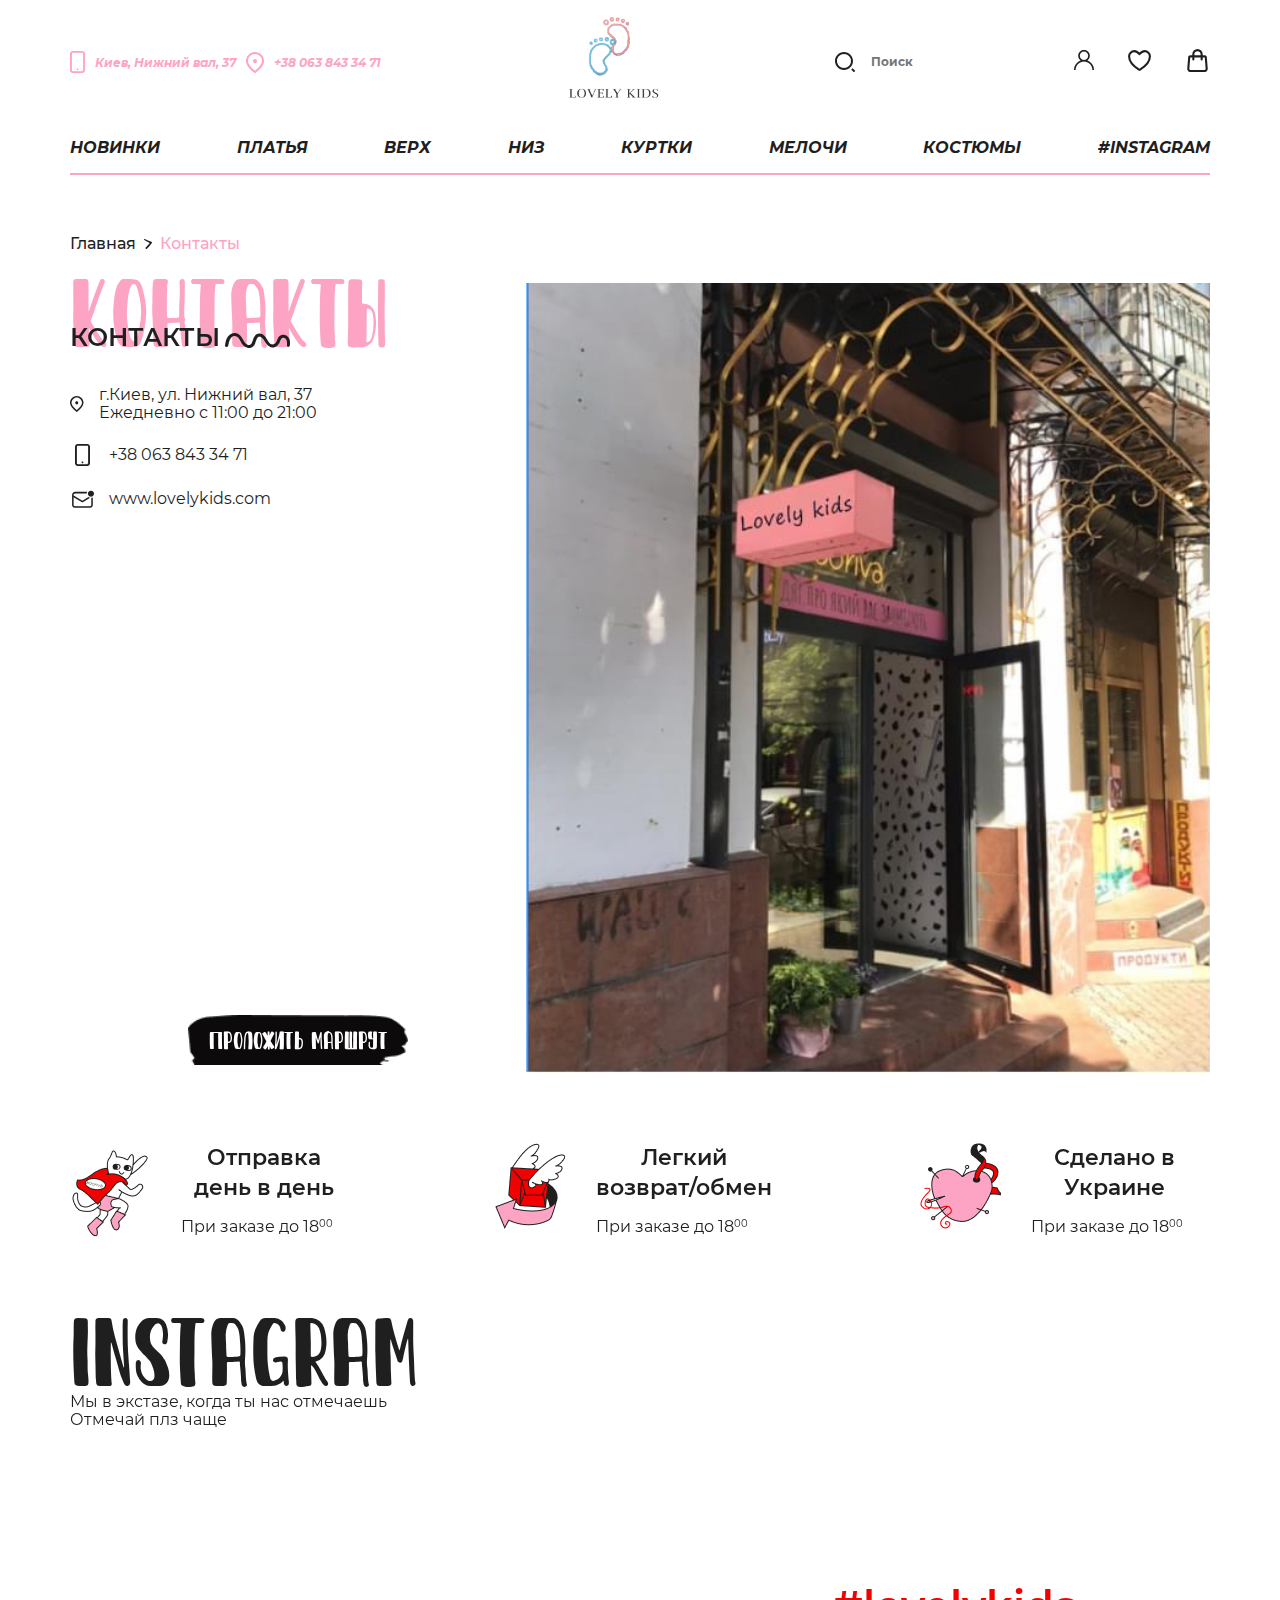
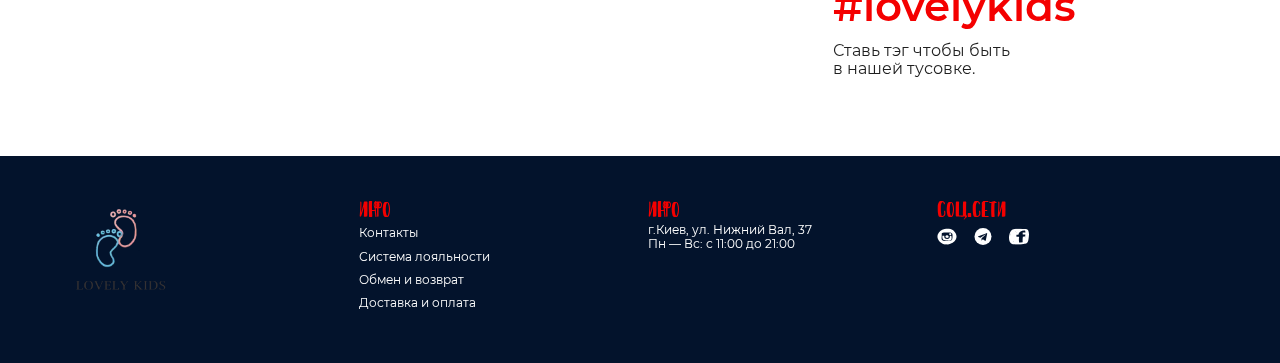
<file: contact.html>
<!DOCTYPE html>
<html lang="en">
  <head>
    <meta charset="UTF-8">
    <meta http-equiv="X-UA-Compatible" content="IE=edge">
    <meta name="viewport" content="width=device-width, initial-scale=1.0">
    <link rel="stylesheet" href="assets/css/style.css">
    <title>Document</title>
  </head>
  <body> 
    <header class="header"> 
      <div class="container"> 
        <div class="header__top"> 
          <div class="header__top--left"> 
            <div class="header__top--adress">
               <svg width="15" height="22" viewBox="0 0 15 22" fill="none" xmlns="http://www.w3.org/2000/svg"><path d="M2.8125 0C1.27031 0 0 1.24208 0 2.75V19.25C0 20.7579 1.27031 22 2.8125 22H12.1875C13.7297 22 15 20.7579 15 19.25V2.75C15 1.24208 13.7297 0 12.1875 0H2.8125ZM2.8125 1.83333H12.1875C12.7078 1.83333 13.125 2.24125 13.125 2.75V19.25C13.125 19.7588 12.7078 20.1667 12.1875 20.1667H2.8125C2.29219 20.1667 1.875 19.7588 1.875 19.25V2.75C1.875 2.24125 2.29219 1.83333 2.8125 1.83333ZM7.5 17.4167C7.25136 17.4167 7.0129 17.5132 6.83709 17.6852C6.66127 17.8571 6.5625 18.0902 6.5625 18.3333C6.5625 18.5764 6.66127 18.8096 6.83709 18.9815C7.0129 19.1534 7.25136 19.25 7.5 19.25C7.74864 19.25 7.9871 19.1534 8.16291 18.9815C8.33873 18.8096 8.4375 18.5764 8.4375 18.3333C8.4375 18.0902 8.33873 17.8571 8.16291 17.6852C7.9871 17.5132 7.74864 17.4167 7.5 17.4167Z" fill="#FDA3C4"/>
</svg>Киев, Нижний вал, 37
            </div>
            <div class="header__top--phone">
               <svg width="18" height="21" viewBox="0 0 18 21" fill="none" xmlns="http://www.w3.org/2000/svg"><path d="M9 0C11.3869 0 13.6761 0.948212 15.364 2.63604C17.0518 4.32387 18 6.61305 18 9C18 12.726 15.16 16.63 9.6 20.8C9.4269 20.9298 9.21637 21 9 21C8.78363 21 8.5731 20.9298 8.4 20.8C2.84 16.63 0 12.726 0 9C0 6.61305 0.948211 4.32387 2.63604 2.63604C4.32387 0.948212 6.61305 0 9 0ZM9 2C7.14348 2 5.36301 2.7375 4.05025 4.05025C2.7375 5.36301 2 7.14348 2 9C2 11.71 4.118 14.836 8.448 18.306L9 18.742L9.552 18.306C13.882 14.836 16 11.71 16 9C16 7.14348 15.2625 5.36301 13.9497 4.05025C12.637 2.7375 10.8565 2 9 2ZM9 7C9.53043 7 10.0391 7.21071 10.4142 7.58579C10.7893 7.96086 11 8.46957 11 9C11 9.53043 10.7893 10.0391 10.4142 10.4142C10.0391 10.7893 9.53043 11 9 11C8.46957 11 7.96086 10.7893 7.58579 10.4142C7.21071 10.0391 7 9.53043 7 9C7 8.46957 7.21071 7.96086 7.58579 7.58579C7.96086 7.21071 8.46957 7 9 7Z" fill="#FDA3C4"/>
</svg>+38 063 843 34 71
            </div>
          </div>
          <div class="header__top--center"> <img src="assets/img/glavniy/logo.png" alt=""></div>
          <div class="header__top--right"> 
            <div class="header__search">
               <svg width="20" height="20" viewBox="0 0 20 20" fill="none" xmlns="http://www.w3.org/2000/svg"><path fill-rule="evenodd" clip-rule="evenodd" d="M18 9C18 4.032 13.968 0 9 0C4.032 0 0 4.032 0 9C0 13.968 4.032 18 9 18C13.968 18 18 13.968 18 9ZM16 9C16 12.867 12.867 16 9 16C5.132 16 2 12.867 2 9C2 5.132 5.132 2 9 2C12.867 2 16 5.132 16 9ZM16.6618 16.8937C16.3395 17.214 16.3379 17.735 16.6583 18.0574L18.315 19.7239C18.6353 20.0462 19.1563 20.0478 19.4786 19.7274L19.7289 19.4787C20.0512 19.1583 20.0527 18.6373 19.7323 18.315L18.0757 16.6484C17.7553 16.3261 17.2343 16.3246 16.912 16.6449L16.6618 16.8937Z" fill="#1F1F1F"/>
</svg>
              <input type="text" placeholder="Поиск">
            </div>
            <div class="header__user"><a href="#">
                 <svg width="20" height="20" version="1.1" id="Capa_1" fill="#1F1F1F"  xmlns="http://www.w3.org/2000/svg" xmlns:xlink="http://www.w3.org/1999/xlink" x="0px" y="0px" viewBox="0 0 512 512" style="enable-background:new 0 0 512 512;" xml:space="preserve">
<g>
<g>
<path d="M437.02,330.98c-27.883-27.882-61.071-48.523-97.281-61.018C378.521,243.251,404,198.548,404,148 C404,66.393,337.607,0,256,0S108,66.393,108,148c0,50.548,25.479,95.251,64.262,121.962 c-36.21,12.495-69.398,33.136-97.281,61.018C26.629,379.333,0,443.62,0,512h40c0-119.103,96.897-216,216-216s216,96.897,216,216 h40C512,443.62,485.371,379.333,437.02,330.98z M256,256c-59.551,0-108-48.448-108-108S196.449,40,256,40 c59.551,0,108,48.448,108,108S315.551,256,256,256z" stroke="#1F1F1F" stroke-width="2" stroke-linecap="round" stroke-linejoin="round" />
</g>
</g>
<g>
</g>
<g>
</g>
<g>
</g>
<g>
</g>
<g>
</g>
<g>
</g>
<g>
</g>
<g>
</g>
<g>
</g>
<g>
</g>
<g>
</g>
<g>
</g>
<g>
</g>
<g>
</g>
<g>
</g>
</svg></a></div>
            <div class="header__btns"> 
              <button class="header__btn--menu">
                <div class="menu--title">Меню</div>
              </button>
              <button class="header__message"><svg width="23" height="20" viewBox="0 0 32 32" fill="none" xmlns="http://www.w3.org/2000/svg"><path d="M20 13.375L14 19.625L23 29L29 4L2 14.9375L8 18.0625L11 27.4375L13.25 24.3125" stroke="#1F1F1F" stroke-width="2" stroke-linecap="round" stroke-linejoin="round"/>
</svg>
                <div class="menu--title">Написать</div>
              </button>
              <button class="header__likes">
                <a href="likes.html">
                  <svg width="25" height="25" viewBox="0 0 24 24" fill="none" xmlns="http://www.w3.org/2000/svg"><path d="M6.99985 3C4.23885 3 1.99985 5.216 1.99985 7.95C1.99985 10.157 2.87485 15.395 11.4878 20.69C11.6421 20.7839 11.8193 20.8335 11.9998 20.8335C12.1804 20.8335 12.3576 20.7839 12.5118 20.69C21.1248 15.395 21.9998 10.157 21.9998 7.95C21.9998 5.216 19.7608 3 16.9998 3C14.2388 3 11.9998 6 11.9998 6C11.9998 6 9.76085 3 6.99985 3Z" stroke="#1F1F1F" stroke-width="2" stroke-linecap="round" stroke-linejoin="round"/>
                  </svg>
                </a>
                <div class="menu--title">Wish list</div>
              </button>
              <button class="header__cart">
                <a href="order.html">
                  <svg width="25" height="25" viewBox="0 0 24 24" fill="none" xmlns="http://www.w3.org/2000/svg"><path d="M4.05068 8.92C4.07079 8.6694 4.18455 8.43557 4.36931 8.26508C4.55407 8.09459 4.79627 7.99995 5.04768 8H18.9517C19.2031 7.99995 19.4453 8.09459 19.63 8.26508C19.8148 8.43557 19.9286 8.6694 19.9487 8.92L20.8257 19.84C20.8478 20.1152 20.8126 20.392 20.7225 20.6529C20.6324 20.9139 20.4892 21.1533 20.302 21.3562C20.1148 21.5592 19.8876 21.7211 19.6347 21.8319C19.3818 21.9427 19.1088 21.9999 18.8327 22H5.16668C4.8906 21.9999 4.61753 21.9427 4.36466 21.8319C4.11178 21.7211 3.88459 21.5592 3.69737 21.3562C3.51016 21.1533 3.36698 20.9139 3.27685 20.6529C3.18672 20.392 3.15159 20.1152 3.17368 19.84L4.04968 8.92H4.05068Z" stroke="#1F1F1F" stroke-width="2" stroke-linecap="round" stroke-linejoin="round"/><path d="M15.9998 11V6C15.9998 4.93913 15.5784 3.92172 14.8283 3.17157C14.0781 2.42143 13.0607 2 11.9998 2C10.939 2 9.92157 2.42143 9.17142 3.17157C8.42127 3.92172 7.99985 4.93913 7.99985 6V11" stroke="#1F1F1F" stroke-width="2" stroke-linecap="round" stroke-linejoin="round"/>
                  </svg>
                </a>
                <div class="menu--title">Корзина</div>
              </button>
            </div>
          </div>
        </div>
        <div class="header__menu"> 
          <ul> 
            <li><a href="index.html">Новинки </a></li>
            <li><a href="allproducts.html">Платья </a></li>
            <li><a href="category.html">Верх </a></li>
            <li><a href="category.html">Низ </a></li>
            <li><a href="notfound.html">куртки </a></li>
            <li><a href="notfound.html">Мелочи </a></li>
            <li><a href="product.html">Костюмы </a></li>
            <li><a href="insta.html">#Instagram </a></li>
          </ul>
        </div>
      </div>
    </header>
    <div class="contact"> 
      <div class="container"> 
        <div class="breadcrumps"> <a href="index.html">
            Главная<svg width="8" height="10" viewBox="0 0 8 10" fill="none" xmlns="http://www.w3.org/2000/svg"><path d="M3.01144 9.7476C4.76772 8.00846 6.38624 6.1302 7.86702 4.1128C8.21139 3.66063 7.83258 2.93016 7.35047 2.82581C5.0432 2.26929 2.90812 1.2258 0.807481 0.0779659C0.18762 -0.269862 -0.328923 0.634507 0.256502 1.0519C1.97834 2.2693 3.83793 3.17365 5.76638 4.00844C4.52666 5.57366 3.18361 7.06934 1.77171 8.46065C0.945224 9.26065 2.18496 10.5476 3.01144 9.7476Z" fill="#1F1F1F"/>
</svg></a><a class="active" href="#">Контакты</a></div>
        <div class="contact__main"> 
          <div class="contact__main--titles">
            <div class="bigtitle">
               КОНТАКТЫ</div>
            <div class="contact__item">
               <svg width="24" height="24" viewBox="0 0 18 21" fill="none" xmlns="http://www.w3.org/2000/svg"><path d="M9 0C11.3869 0 13.6761 0.948212 15.364 2.63604C17.0518 4.32387 18 6.61305 18 9C18 12.726 15.16 16.63 9.6 20.8C9.4269 20.9298 9.21637 21 9 21C8.78363 21 8.5731 20.9298 8.4 20.8C2.84 16.63 0 12.726 0 9C0 6.61305 0.948211 4.32387 2.63604 2.63604C4.32387 0.948212 6.61305 0 9 0ZM9 2C7.14348 2 5.36301 2.7375 4.05025 4.05025C2.7375 5.36301 2 7.14348 2 9C2 11.71 4.118 14.836 8.448 18.306L9 18.742L9.552 18.306C13.882 14.836 16 11.71 16 9C16 7.14348 15.2625 5.36301 13.9497 4.05025C12.637 2.7375 10.8565 2 9 2ZM9 7C9.53043 7 10.0391 7.21071 10.4142 7.58579C10.7893 7.96086 11 8.46957 11 9C11 9.53043 10.7893 10.0391 10.4142 10.4142C10.0391 10.7893 9.53043 11 9 11C8.46957 11 7.96086 10.7893 7.58579 10.4142C7.21071 10.0391 7 9.53043 7 9C7 8.46957 7.21071 7.96086 7.58579 7.58579C7.96086 7.21071 8.46957 7 9 7Z" fill="#1F1F1F"/>
</svg>г.Киев,  ул. Нижний вал, 37 Ежедневно с 11:00 до 21:00
            </div>
            <div class="contact__item">
              <svg width="24" height="24" viewBox="0 0 24 24" fill="none" xmlns="http://www.w3.org/2000/svg"><path d="M7.8125 1C6.27031 1 5 2.24208 5 3.75V20.25C5 21.7579 6.27031 23 7.8125 23H17.1875C18.7297 23 20 21.7579 20 20.25V3.75C20 2.24208 18.7297 1 17.1875 1H7.8125ZM7.8125 2.83333H17.1875C17.7078 2.83333 18.125 3.24125 18.125 3.75V20.25C18.125 20.7588 17.7078 21.1667 17.1875 21.1667H7.8125C7.29219 21.1667 6.875 20.7588 6.875 20.25V3.75C6.875 3.24125 7.29219 2.83333 7.8125 2.83333ZM12.5 18.4167C12.2514 18.4167 12.0129 18.5132 11.8371 18.6852C11.6613 18.8571 11.5625 19.0902 11.5625 19.3333C11.5625 19.5764 11.6613 19.8096 11.8371 19.9815C12.0129 20.1534 12.2514 20.25 12.5 20.25C12.7486 20.25 12.9871 20.1534 13.1629 19.9815C13.3387 19.8096 13.4375 19.5764 13.4375 19.3333C13.4375 19.0902 13.3387 18.8571 13.1629 18.6852C12.9871 18.5132 12.7486 18.4167 12.5 18.4167Z" fill="#1F1F1F"/>
</svg>+38 063 843 34 71
            </div>
            <div class="contact__item">
               <svg width="24" height="24" viewBox="0 0 24 24" fill="none" xmlns="http://www.w3.org/2000/svg"><g clip-path="url(#clip0_1_10492)"><path d="M17.1082 4.8629C16.8812 5.34076 16.7458 5.85691 16.7089 6.38464H5.28487C4.84092 6.38464 4.41516 6.56099 4.10124 6.87491C3.78732 7.18883 3.61096 7.6146 3.61096 8.05855V8.4189L12.437 13.7145L18.4303 10.119C18.9359 10.4927 19.5182 10.7492 20.1352 10.8701L12.8284 15.2545C12.7237 15.3173 12.6055 15.3539 12.4836 15.3613C12.3618 15.3687 12.24 15.3467 12.1284 15.2972L12.0457 15.2545L3.61096 10.1932V18.102C3.61096 18.6906 4.08818 19.1672 4.67618 19.1672H20.1979C20.4804 19.1672 20.7514 19.055 20.9511 18.8552C21.1509 18.6555 21.2631 18.3845 21.2631 18.102V10.9395C21.7909 10.9024 22.307 10.7667 22.7849 10.5396V18.102C22.7849 18.7881 22.5123 19.4461 22.0272 19.9313C21.542 20.4164 20.884 20.689 20.1979 20.689H4.67618C3.99007 20.689 3.33207 20.4164 2.84692 19.9313C2.36178 19.4461 2.08922 18.7881 2.08922 18.102L2.08861 8.9022C2.08635 8.86835 2.08635 8.83439 2.08861 8.80055L2.08922 8.05855C2.08922 6.29333 3.51966 4.8629 5.28487 4.8629H17.1082ZM20.9588 3.64551C21.766 3.64551 22.5401 3.96616 23.1108 4.53692C23.6816 5.10768 24.0023 5.8818 24.0023 6.68898C24.0023 7.49616 23.6816 8.27028 23.1108 8.84105C22.5401 9.41181 21.766 9.73246 20.9588 9.73246C20.1516 9.73246 19.3775 9.41181 18.8067 8.84105C18.236 8.27028 17.9153 7.49616 17.9153 6.68898C17.9153 5.8818 18.236 5.10768 18.8067 4.53692C19.3775 3.96616 20.1516 3.64551 20.9588 3.64551Z" fill="#1F1F1F"/></g><defs><clipPath id="clip0_1_10492"><rect width="24" height="24" fill="white"/></clipPath></defs>
</svg>www.lovelykids.com
            </div>
            <div class="contact__map">
               <iframe src="https://www.google.com/maps/embed?pb=!1m18!1m12!1m3!1d6707.791420992922!2d69.28750185940548!3d41.34841070893609!2m3!1f0!2f0!3f0!3m2!1i1024!2i768!4f13.1!3m3!1m2!1s0x38ae8b557622ee09%3A0x7fe6ccc1c041fedf!2z0KLQtdC70LXQstGL0YjQutCw!5e0!3m2!1sru!2s!4v1633417717550!5m2!1sru!2s" width="150%" height="380" style="border:0; border-radius: 25px;" allowfullscreen="" loading="lazy"></iframe></div>
            <div class="contact__btn" style="background-image: url(assets/img/glavniy/back.png)">
              <button>проложить маршрут</button>
            </div>
          </div>
          <div class="contact__main--img" style="background-image: url(assets/img/glavniy/Rectangleadress.jpg)"></div>
        </div>
        <div class="info"> 
          <div class="container"> 
            <div class="row"> 
              <div class="col-4"> 
                <div class="info__box"> 
                  <div class="box__img"><img src="assets/img/glavniy/col1.png" alt=""></div>
                  <div class="box__title"> 
                    <div class="t">
                       Отправка день в день</div>
                    <div class="p">
                       При заказе до 18</div>
                  </div>
                </div>
              </div>
              <div class="col-4"> 
                <div class="info__box"> 
                  <div class="box__img"><img src="assets/img/glavniy/col2.png" alt=""></div>
                  <div class="box__title"> 
                    <div class="t">
                       Легкий возврат/обмен</div>
                    <div class="p">
                       При заказе до 18</div>
                  </div>
                </div>
              </div>
              <div class="col-4"> 
                <div class="info__box"> 
                  <div class="box__img"><img src="assets/img/glavniy/col3.png" alt=""></div>
                  <div class="box__title"> 
                    <div class="t">
                       Сделано в Украине</div>
                    <div class="p">
                       При заказе до 18</div>
                  </div>
                </div>
              </div>
            </div>
          </div>
        </div>
        <div class="instagram"> 
          <div class="container"> 
            <div class="row"> 
              <div class="col-4"> 
                <div class="titles">Instagram</div>
                <div class="text">Мы в экстазе, когда ты нас отмечаешь Отмечай плз чаще</div>
                <div class="images bottom">
                  <div class="img1" style="background-image: url(https://i.pinimg.com/236x/da/90/4d/da904d743a76f6bec4d98db7c44164d8.jpg)"></div>
                  <div class="img2 bottom" style="background-image: url(https://i.pinimg.com/236x/da/90/4d/da904d743a76f6bec4d98db7c44164d8.jpg)"></div>
                </div>
              </div>
              <div class="col-4"> 
                <div class="box" style="background-image: url(https://i.pinimg.com/236x/da/90/4d/da904d743a76f6bec4d98db7c44164d8.jpg)"></div>
              </div>
              <div class="col-4"> 
                <div class="images">
                  <div class="img2" style="background-image: url(https://i.pinimg.com/236x/da/90/4d/da904d743a76f6bec4d98db7c44164d8.jpg)"></div>
                  <div class="img1" style="background-image: url(https://i.pinimg.com/236x/da/90/4d/da904d743a76f6bec4d98db7c44164d8.jpg)"></div>
                </div>
                <div class="heshtagtitles">
                  <div class="title1">#lovelykids </div>
                  <div class="text">Ставь тэг чтобы быть <br> в нашей  тусовке.</div>
                </div>
              </div>
            </div>
          </div>
        </div>
      </div>
    </div>
    <footer class="footer"> 
      <div class="container"> 
        <div class="row"> 
          <div class="col-3"> <a href="index.html"><img src="assets/img/glavniy/logo.png" alt=""></a></div>
          <div class="col-3"> 
            <div class="footer__title">ИНФО</div>
            <ul> 
              <li> <a href="contact.html">Контакты </a></li>
              <li> <a href="loyalty.html">Система лояльности</a></li>
              <li> <a href="exchange.html">Обмен и возврат</a></li>
              <li> <a href="delivery.html">Доставка и оплата</a></li>
            </ul>
          </div>
          <div class="col-3"> 
            <div class="footer__title">ИНФО</div>
            <div class="footer__text">г.Киев, ул. Нижний Вал, 37</div>
            <div class="footer__text">Пн — Вс: с 11:00 до 21:00</div>
          </div>
          <div class="col-3"> 
            <div class="footer__title">СОЦ.СЕТИ</div>
            <ul class="footer__social"> 
              <li> <a href="#"><svg width="20" height="17" viewBox="0 0 20 17" fill="none" xmlns="http://www.w3.org/2000/svg"><g clip-path="url(#clip0_99_1792)"><path d="M11.4641 7.96805C11.1859 7.50209 10.2911 6.95939 9.71617 7.34278C8.88579 7.34601 8.39877 8.11977 8.44525 8.76634C8.51676 9.76051 9.86807 10.156 10.9129 9.81228C11.8514 9.50344 11.8418 8.59996 11.4641 7.96805ZM10.1942 9.59117C10.3276 9.57502 10.4608 9.54307 10.5899 9.49532C10.6044 9.5051 10.6198 9.5133 10.6353 9.52186C10.4936 9.56585 10.3442 9.58837 10.1942 9.59117Z" fill="white"/><path d="M14.1874 5.85177C14.194 5.68827 14.1823 5.52442 14.1682 5.37096C14.1592 5.27276 14.0733 5.19096 13.9446 5.1907C13.6961 5.19009 12.8959 5.11205 12.6228 5.29685C12.5466 5.22937 12.3827 5.2532 12.3731 5.37105C12.3353 5.83073 12.3096 6.29006 12.3055 6.75079C12.3048 6.82281 12.3701 6.9005 12.4611 6.91551C12.5765 6.93445 12.6965 6.94938 12.817 6.95724C12.8251 6.96806 12.835 6.97827 12.8471 6.98744C13.1269 7.20166 13.6763 7.03816 14.0026 6.99722C14.0738 6.98823 14.1387 6.92817 14.1551 6.87422C14.2557 6.54609 14.2791 6.18365 14.1874 5.85177Z" fill="white"/><path d="M14.454 8.28465C14.4387 8.18287 14.3413 8.12613 14.2407 8.11487C14.3691 8.00645 14.2509 7.77705 14.0209 7.82113C13.6985 7.88285 13.3681 7.88407 13.0432 7.83213C12.9236 7.81301 12.8393 7.87587 12.8159 7.94884C12.7764 7.98734 12.7568 8.03963 12.7773 8.10274C13.2927 9.69128 12.2383 10.9831 10.1532 11.0143C8.19538 11.0436 6.94234 9.83968 7.34052 8.30831C7.35438 8.25506 7.34593 8.18392 7.28764 8.14717C7.28764 8.14717 7.28017 8.14158 7.27063 8.1346C7.31224 8.0762 7.31494 7.99947 7.24311 7.93505C7.23661 7.92929 7.22892 7.92492 7.22187 7.91977C7.23704 7.89088 7.24885 7.85998 7.25286 7.8248C7.26077 7.75558 7.17485 7.69718 7.09457 7.69727C7.00908 7.69735 6.9392 7.71804 6.87061 7.74484C6.85176 7.73838 6.83171 7.73306 6.80907 7.7307C6.38478 7.68609 5.99484 7.78447 5.57228 7.81013C5.45949 7.81694 5.36306 7.88136 5.36371 7.97817C5.36761 8.48918 5.37043 9.00019 5.37585 9.5112C5.37476 9.54489 5.38733 9.57108 5.40467 9.59351C5.42352 10.326 5.69905 11.0957 6.07837 11.5799C6.86584 12.5852 8.73863 12.5048 10.0279 12.5635C11.1293 12.6136 13.4878 12.8556 14.1555 11.9037C14.8344 10.9359 14.6109 9.34106 14.454 8.28465ZM13.2425 11.1464C13.2392 11.1439 13.2361 11.1407 13.2325 11.1381C13.2903 10.9692 13.3402 10.7993 13.3805 10.6272C13.3912 10.6044 13.4021 10.5815 13.4132 10.5586C13.4084 10.5899 13.4025 10.6209 13.3971 10.6519C13.3429 10.8162 13.2913 10.9811 13.2425 11.1464ZM12.8068 12.1297C12.9087 12.0869 13.0063 12.0347 13.0976 11.9709L13.126 11.9785C13.1488 11.9846 13.1702 11.9867 13.1911 11.9869C13.2047 12.0024 13.2221 12.0155 13.2415 12.0266C13.0998 12.0854 12.9435 12.1304 12.777 12.1642C12.7889 12.1535 12.7993 12.1426 12.8068 12.1297ZM6.94385 8.22032C6.91362 8.3063 6.89022 8.39098 6.87039 8.47478C6.864 8.42057 6.85598 8.36627 6.84602 8.31189C6.886 8.27523 6.90431 8.22346 6.89531 8.17554C6.91753 8.18017 6.93952 8.1854 6.96011 8.19239C6.95447 8.20146 6.94754 8.20976 6.94385 8.22032ZM10.0497 12.2056C10.1991 12.1977 10.3486 12.1902 10.498 12.1815C10.4982 12.1948 10.499 12.2077 10.5021 12.2209C10.4108 12.2166 10.3233 12.2131 10.2415 12.2105C10.1794 12.2084 10.1148 12.207 10.0497 12.2056Z" fill="white"/><path d="M17.0797 3.1396C16.003 2.0481 14.5415 1.21193 12.8859 0.802526C11.1885 0.382738 9.24833 0.576265 7.57176 0.965326C4.23682 1.73943 1.68176 3.88167 0.784102 6.56809C0.444323 7.58469 0.375848 8.59667 0.537286 9.57644C0.537286 9.58046 0.535335 9.5836 0.53566 9.58788C0.558197 9.80663 0.607928 10.0131 0.674671 10.212C1.01228 11.454 1.72358 12.6322 2.74454 13.6849C4.50823 15.5036 7.54445 17.0398 10.4848 16.4833C10.4831 16.5992 10.5965 16.716 10.7719 16.6691C14.2852 15.7313 17.5186 14.1146 18.9298 11.2359C20.2775 8.48791 19.3044 5.39479 17.0797 3.1396ZM0.935572 9.44961C0.905668 9.24298 0.886923 9.03584 0.880531 8.82861C0.884106 8.8493 0.887899 8.86999 0.891799 8.89067C0.906426 9.08429 0.932104 9.27572 0.962767 9.46567C0.953991 9.45999 0.944456 9.45502 0.935572 9.44961ZM1.93389 8.47865C1.92294 8.50964 1.91178 8.54046 1.90041 8.57127C1.89727 8.51052 1.89391 8.44976 1.89326 8.38883C1.90756 8.34859 1.92154 8.30835 1.93551 8.26802C1.93389 8.3382 1.93302 8.40838 1.93389 8.47865ZM9.65268 15.2695C9.50749 15.2462 9.36231 15.223 9.21712 15.2002C9.36328 15.2104 9.50934 15.2232 9.6555 15.2349C9.65257 15.2465 9.6529 15.258 9.65268 15.2695ZM15.4201 14.3011C15.5025 14.2747 15.5844 14.2461 15.6656 14.2154C15.5981 14.2594 15.5318 14.3045 15.4629 14.3474C15.4517 14.3303 15.4369 14.3148 15.4201 14.3011ZM10.4526 3.55983C10.5378 3.56279 10.6225 3.56742 10.7072 3.57266C10.707 3.57318 10.7067 3.57362 10.7065 3.57405C10.5205 3.58147 10.3349 3.59204 10.1499 3.60653C10.251 3.59177 10.3517 3.5758 10.4526 3.55983ZM3.24424 12.1018C3.20101 11.9834 3.15832 11.8648 3.1139 11.7468C3.18801 11.8877 3.26591 12.0274 3.34598 12.1665C3.3125 12.1448 3.27826 12.1234 3.24424 12.1018ZM3.70678 5.12201C3.67427 5.14086 3.64079 5.15867 3.60742 5.17665C3.59334 5.16766 3.57904 5.15902 3.56257 5.153C3.63733 5.09887 3.7096 5.04309 3.7823 4.9874C3.75543 5.0314 3.73072 5.07653 3.70678 5.12201ZM4.14916 11.0007C4.15079 10.9408 4.1509 10.881 4.15285 10.8211C4.15902 10.8297 4.16346 10.8389 4.16975 10.8473C4.17257 10.8511 4.17625 10.853 4.1795 10.8561C4.19727 10.9547 4.21959 11.0524 4.24537 11.1492C4.21287 11.1 4.18134 11.0502 4.14916 11.0007ZM5.32668 12.2145C4.34018 11.3857 4.52079 9.91985 4.60325 8.87618C4.68613 7.82833 4.89297 6.73805 4.68765 5.69089C4.71138 5.63965 4.74226 5.59338 4.77205 5.54633C4.91897 5.41234 5.05571 5.27232 5.17771 5.12419C6.06887 4.49184 7.72713 4.47081 8.78677 4.44209C10.2966 4.40123 11.9176 4.28234 13.403 4.52947C15.2053 4.82932 15.5459 6.13695 15.5252 7.44145C15.5039 8.79142 15.5855 10.2034 15.1272 11.514C14.5427 13.1847 12.3597 13.133 10.5667 13.1133C9.62938 13.103 8.69315 13.0409 7.76071 12.9677C6.85027 12.8963 5.98403 12.767 5.32668 12.2145ZM8.12584 16.1037C8.53247 16.1503 8.9404 16.1896 9.34941 16.2241C8.93401 16.2128 8.52532 16.1726 8.12584 16.1037Z" fill="white"/></g><defs><clipPath id="clip0_99_1792"><rect width="20" height="16.1134" fill="white" transform="translate(0 0.566406)"/></clipPath></defs></svg></a></li>
              <li><a href="#"><svg enable-background="new 0 0 24 24" height="17" viewBox="0 0 24 24" fill="none" width="20" xmlns="http://www.w3.org/2000/svg"><circle cx="12" cy="12" fill="white" r="12"/><path d="m5.491 11.74 11.57-4.461c.537-.194 1.006.131.832.943l.001-.001-1.97 9.281c-.146.658-.537.818-1.084.508l-3-2.211-1.447 1.394c-.16.16-.295.295-.605.295l.213-3.053 5.56-5.023c.242-.213-.054-.333-.373-.121l-6.871 4.326-2.962-.924c-.643-.204-.657-.643.136-.953z" fill="#03132C"/></svg></a></li>
              <li> <a href="#">
                   <svg width="20" height="17" viewBox="0 0 20 17" fill="none" xmlns="http://www.w3.org/2000/svg"><g clip-path="url(#clip0_99_1789)"><path d="M19.361 2.70521C18.5612 0.580757 16.128 0.903571 13.8602 0.910715C10.7294 0.920517 6.36127 0.0455309 3.5659 1.54654C1.64695 2.57695 0.888181 4.81763 0.436773 6.51427C-0.146922 8.70776 -0.180948 11.0805 0.551533 13.2512C1.0515 14.7331 2.71103 16.6779 4.8232 16.372C6.18103 16.5892 7.54454 16.6115 8.94279 16.5552C10.7168 16.484 12.797 16.4576 14.4785 15.9805C14.5275 15.9666 14.5684 15.9415 14.6049 15.9127C15.1189 15.8588 15.6337 15.7945 16.1502 15.7081C18.6418 15.292 19.118 13.3894 19.4131 11.6274C19.911 8.65285 20.4608 5.62507 19.361 2.70521ZM2.03753 5.32336C2.03031 5.35368 2.0301 5.38417 2.03444 5.41424C1.97608 5.65407 1.91803 5.89389 1.86719 6.1338C1.85843 6.14851 1.8474 6.1608 1.84152 6.17849C1.69181 6.63389 1.55715 7.0902 1.43331 7.54717C1.4296 7.54941 1.42537 7.55116 1.42177 7.55348C1.5389 6.93843 1.67851 6.38958 1.81265 5.96176C1.88008 5.74686 1.9603 5.51633 2.05031 5.28091C2.04671 5.29553 2.04093 5.30866 2.03753 5.32336ZM4.10908 13.4072C4.06742 13.3432 4.02814 13.278 3.9839 13.2155C4.05783 13.2375 4.12959 13.262 4.20012 13.2885C4.35654 13.4447 4.50573 13.6052 4.64926 13.7691C4.45892 13.6575 4.28013 13.5357 4.10908 13.4072ZM6.43478 3.80856C6.40777 3.74551 6.38179 3.68221 6.35735 3.6185C6.52511 3.56375 6.69245 3.50826 6.86042 3.45402C6.72586 3.57613 6.58481 3.69484 6.43478 3.80856ZM6.97033 5.10181C7.14685 4.93384 7.31234 4.7613 7.46937 4.58453C7.51041 4.56069 7.55237 4.53768 7.59259 4.513C7.43524 4.70349 7.2879 4.90036 7.14448 5.09965C7.08643 5.10032 7.02838 5.10131 6.97033 5.10181ZM8.92144 10.4254C8.93165 10.2218 8.94825 10.0192 8.9466 9.8136C8.94598 9.74315 8.91567 9.69173 8.87298 9.6531C8.94423 9.65069 9.01754 9.65169 9.08724 9.64679C9.01177 9.90389 8.96124 10.1641 8.92144 10.4254ZM14.1211 8.65384C13.7139 8.66888 13.6372 9.05026 13.88 9.21499C13.6373 9.83337 13.6681 10.49 13.6301 11.1555C13.5716 12.1814 13.6055 13.208 13.6764 14.2327C12.4534 14.308 11.2256 14.4053 9.99748 14.5068C10.0834 13.9921 9.93747 13.3637 9.92696 12.9238C9.90252 11.9004 9.8423 10.8488 10.0327 9.83337C10.0586 9.6953 10.0309 9.56663 9.92458 9.46893C10.212 9.30105 10.1728 8.95971 9.80292 8.84183C9.15653 8.63598 8.26753 8.71016 7.5102 8.73974C7.35977 8.13922 7.36399 7.46427 7.52175 6.86699C8.06977 6.84148 8.61748 6.80277 9.16437 6.76971C9.46575 6.75152 9.58433 6.54351 9.52947 6.36939C9.53917 6.3556 9.55144 6.34264 9.55845 6.32802C9.73734 5.95345 9.76209 5.5641 9.90582 5.1794C10.1661 4.4826 10.9037 3.90825 11.5996 3.48392C12.9173 2.68013 14.6004 2.42992 16.2 2.64017C16.2701 3.25357 16.3877 3.86032 16.4868 4.47014C16.2865 4.45884 16.0828 4.46516 15.9022 4.46781C15.3067 4.4767 14.716 4.55603 14.1211 4.57174C13.8489 4.57896 13.6106 4.75167 13.6151 4.97936C13.6219 5.32693 13.7246 5.68156 13.7734 6.0303L13.7735 6.03046C13.5981 6.23814 13.7102 6.58994 14.1211 6.60033C14.5886 6.61212 15.0556 6.62043 15.5233 6.6098C15.7639 6.60432 16.065 6.59917 16.3458 6.55937C16.2623 6.87438 16.2688 7.2158 16.2541 7.53255C16.2382 7.87472 16.2384 8.22345 16.2569 8.5711C16.0881 8.57808 15.9192 8.5878 15.7518 8.59395C15.2083 8.61397 14.6647 8.63391 14.1211 8.65384ZM16.3364 9.99236C16.3201 9.86252 16.3116 9.7341 16.2919 9.60343C16.2766 9.5 16.1895 9.41801 16.083 9.37116C16.1688 9.37565 16.2546 9.3808 16.3404 9.38312C16.3452 9.41427 16.3477 9.44592 16.3529 9.47691C16.3653 9.55084 16.4145 9.60608 16.4811 9.64372C16.4311 9.75993 16.3814 9.87623 16.3364 9.99236ZM18.1357 11.8696C18.0119 12.6067 17.8052 13.1722 17.486 13.6078C17.7243 13.0068 17.9465 12.4052 18.1477 11.8013C18.1438 11.8237 18.1393 11.847 18.1357 11.8696Z" fill="white"/></g><defs><clipPath id="clip0_99_1789"><rect width="20" height="16.1134" fill="white" transform="translate(0 0.566406)"/></clipPath></defs></svg></a></li>
            </ul>
          </div>
        </div>
      </div>
    </footer>
    <script src="assets/js/splide.min.js"></script>
    <script src="assets/js/app.js"></script>
  </body>
</html>
</file>
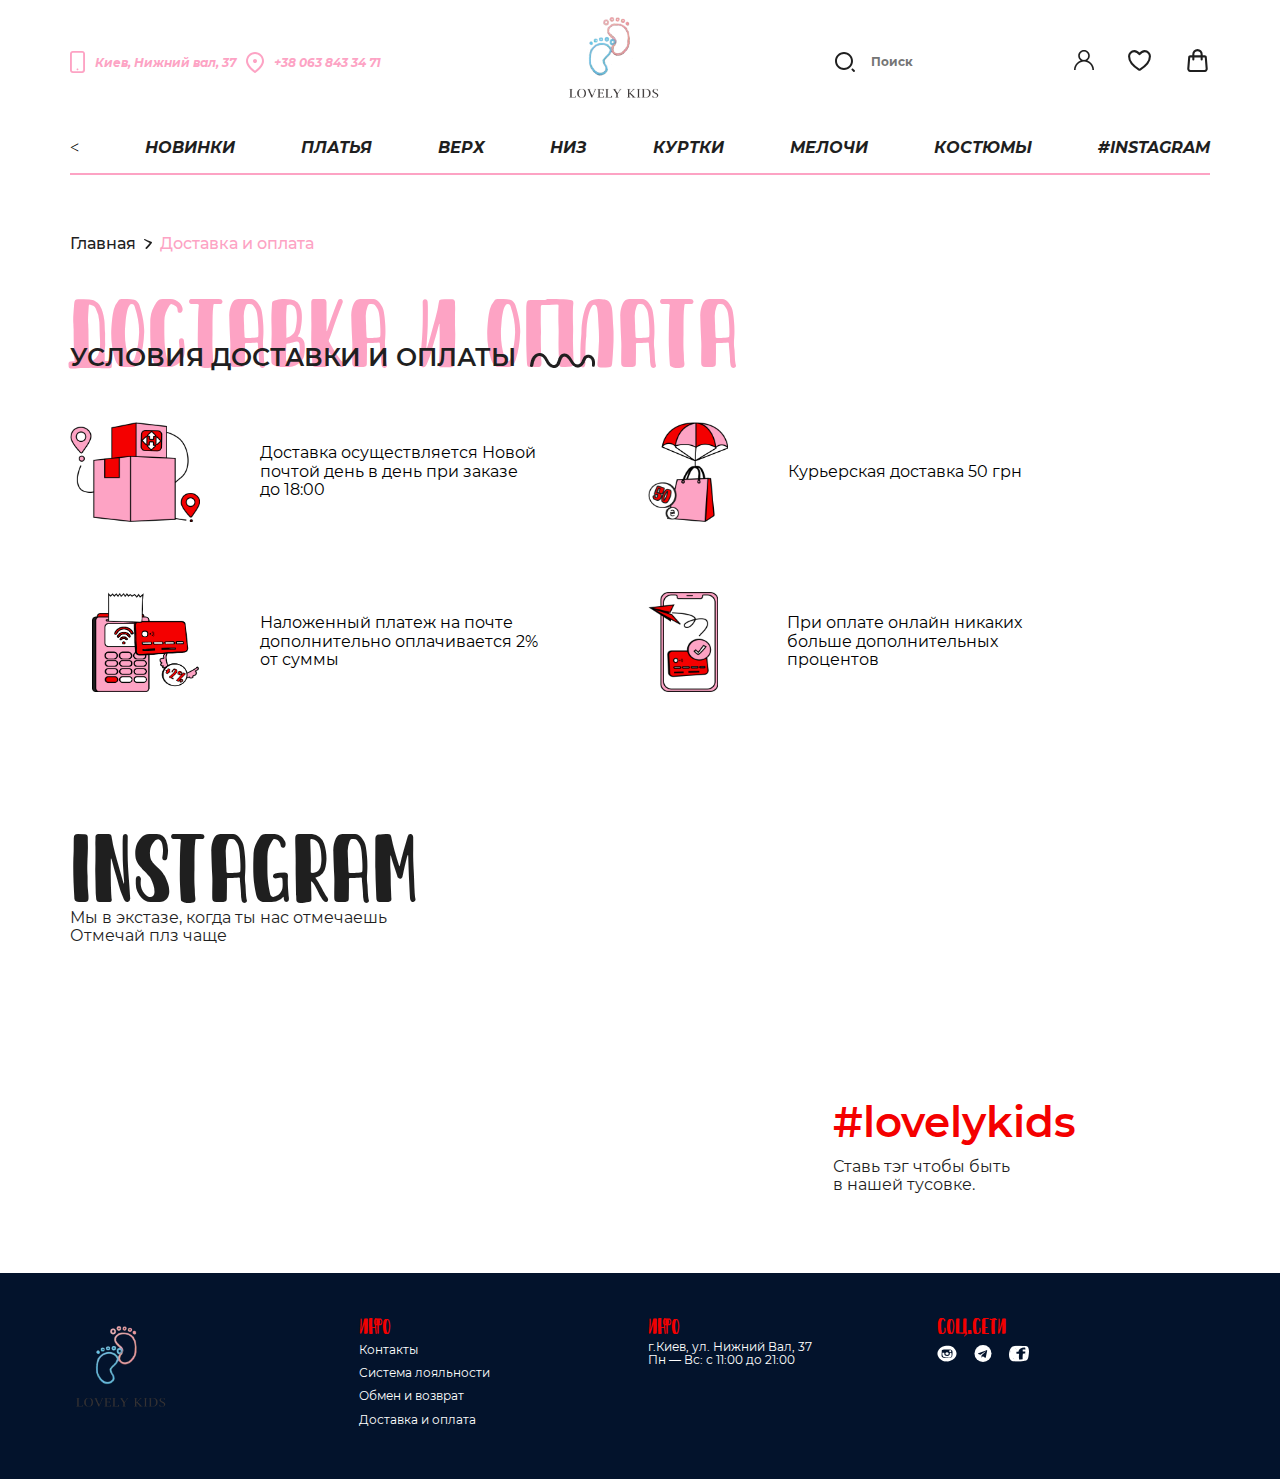
<file: delivery.html>
<!DOCTYPE html>
<html lang="en">
  <head>
    <meta charset="UTF-8">
    <meta http-equiv="X-UA-Compatible" content="IE=edge">
    <meta name="viewport" content="width=device-width, initial-scale=1.0">
    <link rel="stylesheet" href="assets/css/style.css">
    <title>Document</title>
  </head>
  <body> 
    <header class="header"> 
      <div class="container"> 
        <div class="header__top"> 
          <div class="header__top--left"> 
            <div class="header__top--adress">
               <svg width="15" height="22" viewBox="0 0 15 22" fill="none" xmlns="http://www.w3.org/2000/svg"><path d="M2.8125 0C1.27031 0 0 1.24208 0 2.75V19.25C0 20.7579 1.27031 22 2.8125 22H12.1875C13.7297 22 15 20.7579 15 19.25V2.75C15 1.24208 13.7297 0 12.1875 0H2.8125ZM2.8125 1.83333H12.1875C12.7078 1.83333 13.125 2.24125 13.125 2.75V19.25C13.125 19.7588 12.7078 20.1667 12.1875 20.1667H2.8125C2.29219 20.1667 1.875 19.7588 1.875 19.25V2.75C1.875 2.24125 2.29219 1.83333 2.8125 1.83333ZM7.5 17.4167C7.25136 17.4167 7.0129 17.5132 6.83709 17.6852C6.66127 17.8571 6.5625 18.0902 6.5625 18.3333C6.5625 18.5764 6.66127 18.8096 6.83709 18.9815C7.0129 19.1534 7.25136 19.25 7.5 19.25C7.74864 19.25 7.9871 19.1534 8.16291 18.9815C8.33873 18.8096 8.4375 18.5764 8.4375 18.3333C8.4375 18.0902 8.33873 17.8571 8.16291 17.6852C7.9871 17.5132 7.74864 17.4167 7.5 17.4167Z" fill="#FDA3C4"/>
</svg>Киев, Нижний вал, 37
            </div>
            <div class="header__top--phone">
               <svg width="18" height="21" viewBox="0 0 18 21" fill="none" xmlns="http://www.w3.org/2000/svg"><path d="M9 0C11.3869 0 13.6761 0.948212 15.364 2.63604C17.0518 4.32387 18 6.61305 18 9C18 12.726 15.16 16.63 9.6 20.8C9.4269 20.9298 9.21637 21 9 21C8.78363 21 8.5731 20.9298 8.4 20.8C2.84 16.63 0 12.726 0 9C0 6.61305 0.948211 4.32387 2.63604 2.63604C4.32387 0.948212 6.61305 0 9 0ZM9 2C7.14348 2 5.36301 2.7375 4.05025 4.05025C2.7375 5.36301 2 7.14348 2 9C2 11.71 4.118 14.836 8.448 18.306L9 18.742L9.552 18.306C13.882 14.836 16 11.71 16 9C16 7.14348 15.2625 5.36301 13.9497 4.05025C12.637 2.7375 10.8565 2 9 2ZM9 7C9.53043 7 10.0391 7.21071 10.4142 7.58579C10.7893 7.96086 11 8.46957 11 9C11 9.53043 10.7893 10.0391 10.4142 10.4142C10.0391 10.7893 9.53043 11 9 11C8.46957 11 7.96086 10.7893 7.58579 10.4142C7.21071 10.0391 7 9.53043 7 9C7 8.46957 7.21071 7.96086 7.58579 7.58579C7.96086 7.21071 8.46957 7 9 7Z" fill="#FDA3C4"/>
</svg>+38 063 843 34 71
            </div>
          </div>
          <div class="header__top--center"> <img src="assets/img/glavniy/logo.png" alt=""></div>
          <div class="header__top--right"> 
            <div class="header__search">
               <svg width="20" height="20" viewBox="0 0 20 20" fill="none" xmlns="http://www.w3.org/2000/svg"><path fill-rule="evenodd" clip-rule="evenodd" d="M18 9C18 4.032 13.968 0 9 0C4.032 0 0 4.032 0 9C0 13.968 4.032 18 9 18C13.968 18 18 13.968 18 9ZM16 9C16 12.867 12.867 16 9 16C5.132 16 2 12.867 2 9C2 5.132 5.132 2 9 2C12.867 2 16 5.132 16 9ZM16.6618 16.8937C16.3395 17.214 16.3379 17.735 16.6583 18.0574L18.315 19.7239C18.6353 20.0462 19.1563 20.0478 19.4786 19.7274L19.7289 19.4787C20.0512 19.1583 20.0527 18.6373 19.7323 18.315L18.0757 16.6484C17.7553 16.3261 17.2343 16.3246 16.912 16.6449L16.6618 16.8937Z" fill="#1F1F1F"/>
</svg>
              <input type="text" placeholder="Поиск">
            </div>
            <div class="header__user"><a href="#">
                 <svg width="20" height="20" version="1.1" id="Capa_1" fill="#1F1F1F"  xmlns="http://www.w3.org/2000/svg" xmlns:xlink="http://www.w3.org/1999/xlink" x="0px" y="0px" viewBox="0 0 512 512" style="enable-background:new 0 0 512 512;" xml:space="preserve">
<g>
<g>
<path d="M437.02,330.98c-27.883-27.882-61.071-48.523-97.281-61.018C378.521,243.251,404,198.548,404,148 C404,66.393,337.607,0,256,0S108,66.393,108,148c0,50.548,25.479,95.251,64.262,121.962 c-36.21,12.495-69.398,33.136-97.281,61.018C26.629,379.333,0,443.62,0,512h40c0-119.103,96.897-216,216-216s216,96.897,216,216 h40C512,443.62,485.371,379.333,437.02,330.98z M256,256c-59.551,0-108-48.448-108-108S196.449,40,256,40 c59.551,0,108,48.448,108,108S315.551,256,256,256z" stroke="#1F1F1F" stroke-width="2" stroke-linecap="round" stroke-linejoin="round" />
</g>
</g>
<g>
</g>
<g>
</g>
<g>
</g>
<g>
</g>
<g>
</g>
<g>
</g>
<g>
</g>
<g>
</g>
<g>
</g>
<g>
</g>
<g>
</g>
<g>
</g>
<g>
</g>
<g>
</g>
<g>
</g>
</svg></a></div>
            <div class="header__btns"> 
              <button class="header__btn--menu">
                <div class="menu--title">Меню</div>
              </button>
              <button class="header__message"><svg width="23" height="20" viewBox="0 0 32 32" fill="none" xmlns="http://www.w3.org/2000/svg"><path d="M20 13.375L14 19.625L23 29L29 4L2 14.9375L8 18.0625L11 27.4375L13.25 24.3125" stroke="#1F1F1F" stroke-width="2" stroke-linecap="round" stroke-linejoin="round"/>
</svg>
                <div class="menu--title">Написать</div>
              </button>
              <button class="header__likes">
                <a href="likes.html">
                  <svg width="25" height="25" viewBox="0 0 24 24" fill="none" xmlns="http://www.w3.org/2000/svg"><path d="M6.99985 3C4.23885 3 1.99985 5.216 1.99985 7.95C1.99985 10.157 2.87485 15.395 11.4878 20.69C11.6421 20.7839 11.8193 20.8335 11.9998 20.8335C12.1804 20.8335 12.3576 20.7839 12.5118 20.69C21.1248 15.395 21.9998 10.157 21.9998 7.95C21.9998 5.216 19.7608 3 16.9998 3C14.2388 3 11.9998 6 11.9998 6C11.9998 6 9.76085 3 6.99985 3Z" stroke="#1F1F1F" stroke-width="2" stroke-linecap="round" stroke-linejoin="round"/>
                  </svg>
                </a>
                <div class="menu--title">Wish list</div>
              </button>
              <button class="header__cart">
                <a href="order.html">
                  <svg width="25" height="25" viewBox="0 0 24 24" fill="none" xmlns="http://www.w3.org/2000/svg"><path d="M4.05068 8.92C4.07079 8.6694 4.18455 8.43557 4.36931 8.26508C4.55407 8.09459 4.79627 7.99995 5.04768 8H18.9517C19.2031 7.99995 19.4453 8.09459 19.63 8.26508C19.8148 8.43557 19.9286 8.6694 19.9487 8.92L20.8257 19.84C20.8478 20.1152 20.8126 20.392 20.7225 20.6529C20.6324 20.9139 20.4892 21.1533 20.302 21.3562C20.1148 21.5592 19.8876 21.7211 19.6347 21.8319C19.3818 21.9427 19.1088 21.9999 18.8327 22H5.16668C4.8906 21.9999 4.61753 21.9427 4.36466 21.8319C4.11178 21.7211 3.88459 21.5592 3.69737 21.3562C3.51016 21.1533 3.36698 20.9139 3.27685 20.6529C3.18672 20.392 3.15159 20.1152 3.17368 19.84L4.04968 8.92H4.05068Z" stroke="#1F1F1F" stroke-width="2" stroke-linecap="round" stroke-linejoin="round"/><path d="M15.9998 11V6C15.9998 4.93913 15.5784 3.92172 14.8283 3.17157C14.0781 2.42143 13.0607 2 11.9998 2C10.939 2 9.92157 2.42143 9.17142 3.17157C8.42127 3.92172 7.99985 4.93913 7.99985 6V11" stroke="#1F1F1F" stroke-width="2" stroke-linecap="round" stroke-linejoin="round"/>
                  </svg>
                </a>
                <div class="menu--title">Корзина</div>
              </button>
            </div>
          </div>
        </div>
        <div class="header__menu"> 
          <ul> 
            <<li><a href="index.html">Новинки </a></li>
            <li><a href="allproducts.html">Платья </a></li>
            <li><a href="category.html">Верх </a></li>
            <li><a href="category.html">Низ </a></li>
            <li><a href="notfound.html">куртки </a></li>
            <li><a href="notfound.html">Мелочи </a></li>
            <li><a href="product.html">Костюмы </a></li>
            <li><a href="insta.html">#Instagram </a></li>
          </ul>
        </div>
      </div>
    </header>
    <div class="delivery"> 
      <div class="container">
        <div class="breadcrumps"> <a href="index.html">
            Главная<svg width="8" height="10" viewBox="0 0 8 10" fill="none" xmlns="http://www.w3.org/2000/svg"><path d="M3.01144 9.7476C4.76772 8.00846 6.38624 6.1302 7.86702 4.1128C8.21139 3.66063 7.83258 2.93016 7.35047 2.82581C5.0432 2.26929 2.90812 1.2258 0.807481 0.0779659C0.18762 -0.269862 -0.328923 0.634507 0.256502 1.0519C1.97834 2.2693 3.83793 3.17365 5.76638 4.00844C4.52666 5.57366 3.18361 7.06934 1.77171 8.46065C0.945224 9.26065 2.18496 10.5476 3.01144 9.7476Z" fill="#1F1F1F"/>
</svg></a><a class="active" href="#">Доставка и оплата</a></div>
        <div class="bigtitle">
           Условия доставки и оплаты</div>
        <div class="delivery__items">
          <div class="row"> 
            <div class="col-6"> <img class="delivery__img1" src="assets/img/dostavka/доставка1.png" alt="">
              <div class="delivery__text">
                 Доставка осуществляется Новой почтой день в  день при заказе 
                до 18:00
              </div>
            </div>
            <div class="col-6"> <img class="delivery__img2" src="assets/img/dostavka/доставка3.png" alt="">
              <div class="delivery__text">Курьерская доставка 50 грн</div>
            </div>
            <div class="col-6"> <img class="delivery__img3" src="assets/img/dostavka/доставка2.png" alt="">
              <div class="delivery__text">
                Наложенный платеж на почте дополнительно оплачивается
                2% от суммы
              </div>
            </div>
            <div class="col-6"> <img class="delivery__img4" src="assets/img/dostavka/доставка4.png" alt="">
              <div class="delivery__text">При оплате онлайн никаких больше дополнительных процентов</div>
            </div>
          </div>
        </div>
        <div class="instagram"> 
          <div class="container"> 
            <div class="row"> 
              <div class="col-4"> 
                <div class="titles">Instagram</div>
                <div class="text">Мы в экстазе, когда ты нас отмечаешь Отмечай плз чаще</div>
                <div class="images bottom">
                  <div class="img1" style="background-image: url(https://i.pinimg.com/236x/da/90/4d/da904d743a76f6bec4d98db7c44164d8.jpg)"></div>
                  <div class="img2 bottom" style="background-image: url(https://i.pinimg.com/236x/da/90/4d/da904d743a76f6bec4d98db7c44164d8.jpg)"></div>
                </div>
              </div>
              <div class="col-4"> 
                <div class="box" style="background-image: url(https://i.pinimg.com/236x/da/90/4d/da904d743a76f6bec4d98db7c44164d8.jpg)"></div>
              </div>
              <div class="col-4"> 
                <div class="images">
                  <div class="img2" style="background-image: url(https://i.pinimg.com/236x/da/90/4d/da904d743a76f6bec4d98db7c44164d8.jpg)"></div>
                  <div class="img1" style="background-image: url(https://i.pinimg.com/236x/da/90/4d/da904d743a76f6bec4d98db7c44164d8.jpg)"></div>
                </div>
                <div class="heshtagtitles">
                  <div class="title1">#lovelykids </div>
                  <div class="text">Ставь тэг чтобы быть <br> в нашей  тусовке.</div>
                </div>
              </div>
            </div>
          </div>
        </div>
      </div>
    </div>
    <footer class="footer"> 
      <div class="container"> 
        <div class="row"> 
          <div class="col-3"> <a href="index.html"><img src="assets/img/glavniy/logo.png" alt=""></a></div>
          <div class="col-3"> 
            <div class="footer__title">ИНФО</div>
            <ul> 
              <li> <a href="contact.html">Контакты </a></li>
              <li> <a href="loyalty.html">Система лояльности</a></li>
              <li> <a href="exchange.html">Обмен и возврат</a></li>
              <li> <a href="delivery.html">Доставка и оплата</a></li>
            </ul>
          </div>
          <div class="col-3"> 
            <div class="footer__title">ИНФО</div>
            <div class="footer__text">г.Киев, ул. Нижний Вал, 37</div>
            <div class="footer__text">Пн — Вс: с 11:00 до 21:00</div>
          </div>
          <div class="col-3"> 
            <div class="footer__title">СОЦ.СЕТИ</div>
            <ul class="footer__social"> 
              <li> <a href="#"><svg width="20" height="17" viewBox="0 0 20 17" fill="none" xmlns="http://www.w3.org/2000/svg"><g clip-path="url(#clip0_99_1792)"><path d="M11.4641 7.96805C11.1859 7.50209 10.2911 6.95939 9.71617 7.34278C8.88579 7.34601 8.39877 8.11977 8.44525 8.76634C8.51676 9.76051 9.86807 10.156 10.9129 9.81228C11.8514 9.50344 11.8418 8.59996 11.4641 7.96805ZM10.1942 9.59117C10.3276 9.57502 10.4608 9.54307 10.5899 9.49532C10.6044 9.5051 10.6198 9.5133 10.6353 9.52186C10.4936 9.56585 10.3442 9.58837 10.1942 9.59117Z" fill="white"/><path d="M14.1874 5.85177C14.194 5.68827 14.1823 5.52442 14.1682 5.37096C14.1592 5.27276 14.0733 5.19096 13.9446 5.1907C13.6961 5.19009 12.8959 5.11205 12.6228 5.29685C12.5466 5.22937 12.3827 5.2532 12.3731 5.37105C12.3353 5.83073 12.3096 6.29006 12.3055 6.75079C12.3048 6.82281 12.3701 6.9005 12.4611 6.91551C12.5765 6.93445 12.6965 6.94938 12.817 6.95724C12.8251 6.96806 12.835 6.97827 12.8471 6.98744C13.1269 7.20166 13.6763 7.03816 14.0026 6.99722C14.0738 6.98823 14.1387 6.92817 14.1551 6.87422C14.2557 6.54609 14.2791 6.18365 14.1874 5.85177Z" fill="white"/><path d="M14.454 8.28465C14.4387 8.18287 14.3413 8.12613 14.2407 8.11487C14.3691 8.00645 14.2509 7.77705 14.0209 7.82113C13.6985 7.88285 13.3681 7.88407 13.0432 7.83213C12.9236 7.81301 12.8393 7.87587 12.8159 7.94884C12.7764 7.98734 12.7568 8.03963 12.7773 8.10274C13.2927 9.69128 12.2383 10.9831 10.1532 11.0143C8.19538 11.0436 6.94234 9.83968 7.34052 8.30831C7.35438 8.25506 7.34593 8.18392 7.28764 8.14717C7.28764 8.14717 7.28017 8.14158 7.27063 8.1346C7.31224 8.0762 7.31494 7.99947 7.24311 7.93505C7.23661 7.92929 7.22892 7.92492 7.22187 7.91977C7.23704 7.89088 7.24885 7.85998 7.25286 7.8248C7.26077 7.75558 7.17485 7.69718 7.09457 7.69727C7.00908 7.69735 6.9392 7.71804 6.87061 7.74484C6.85176 7.73838 6.83171 7.73306 6.80907 7.7307C6.38478 7.68609 5.99484 7.78447 5.57228 7.81013C5.45949 7.81694 5.36306 7.88136 5.36371 7.97817C5.36761 8.48918 5.37043 9.00019 5.37585 9.5112C5.37476 9.54489 5.38733 9.57108 5.40467 9.59351C5.42352 10.326 5.69905 11.0957 6.07837 11.5799C6.86584 12.5852 8.73863 12.5048 10.0279 12.5635C11.1293 12.6136 13.4878 12.8556 14.1555 11.9037C14.8344 10.9359 14.6109 9.34106 14.454 8.28465ZM13.2425 11.1464C13.2392 11.1439 13.2361 11.1407 13.2325 11.1381C13.2903 10.9692 13.3402 10.7993 13.3805 10.6272C13.3912 10.6044 13.4021 10.5815 13.4132 10.5586C13.4084 10.5899 13.4025 10.6209 13.3971 10.6519C13.3429 10.8162 13.2913 10.9811 13.2425 11.1464ZM12.8068 12.1297C12.9087 12.0869 13.0063 12.0347 13.0976 11.9709L13.126 11.9785C13.1488 11.9846 13.1702 11.9867 13.1911 11.9869C13.2047 12.0024 13.2221 12.0155 13.2415 12.0266C13.0998 12.0854 12.9435 12.1304 12.777 12.1642C12.7889 12.1535 12.7993 12.1426 12.8068 12.1297ZM6.94385 8.22032C6.91362 8.3063 6.89022 8.39098 6.87039 8.47478C6.864 8.42057 6.85598 8.36627 6.84602 8.31189C6.886 8.27523 6.90431 8.22346 6.89531 8.17554C6.91753 8.18017 6.93952 8.1854 6.96011 8.19239C6.95447 8.20146 6.94754 8.20976 6.94385 8.22032ZM10.0497 12.2056C10.1991 12.1977 10.3486 12.1902 10.498 12.1815C10.4982 12.1948 10.499 12.2077 10.5021 12.2209C10.4108 12.2166 10.3233 12.2131 10.2415 12.2105C10.1794 12.2084 10.1148 12.207 10.0497 12.2056Z" fill="white"/><path d="M17.0797 3.1396C16.003 2.0481 14.5415 1.21193 12.8859 0.802526C11.1885 0.382738 9.24833 0.576265 7.57176 0.965326C4.23682 1.73943 1.68176 3.88167 0.784102 6.56809C0.444323 7.58469 0.375848 8.59667 0.537286 9.57644C0.537286 9.58046 0.535335 9.5836 0.53566 9.58788C0.558197 9.80663 0.607928 10.0131 0.674671 10.212C1.01228 11.454 1.72358 12.6322 2.74454 13.6849C4.50823 15.5036 7.54445 17.0398 10.4848 16.4833C10.4831 16.5992 10.5965 16.716 10.7719 16.6691C14.2852 15.7313 17.5186 14.1146 18.9298 11.2359C20.2775 8.48791 19.3044 5.39479 17.0797 3.1396ZM0.935572 9.44961C0.905668 9.24298 0.886923 9.03584 0.880531 8.82861C0.884106 8.8493 0.887899 8.86999 0.891799 8.89067C0.906426 9.08429 0.932104 9.27572 0.962767 9.46567C0.953991 9.45999 0.944456 9.45502 0.935572 9.44961ZM1.93389 8.47865C1.92294 8.50964 1.91178 8.54046 1.90041 8.57127C1.89727 8.51052 1.89391 8.44976 1.89326 8.38883C1.90756 8.34859 1.92154 8.30835 1.93551 8.26802C1.93389 8.3382 1.93302 8.40838 1.93389 8.47865ZM9.65268 15.2695C9.50749 15.2462 9.36231 15.223 9.21712 15.2002C9.36328 15.2104 9.50934 15.2232 9.6555 15.2349C9.65257 15.2465 9.6529 15.258 9.65268 15.2695ZM15.4201 14.3011C15.5025 14.2747 15.5844 14.2461 15.6656 14.2154C15.5981 14.2594 15.5318 14.3045 15.4629 14.3474C15.4517 14.3303 15.4369 14.3148 15.4201 14.3011ZM10.4526 3.55983C10.5378 3.56279 10.6225 3.56742 10.7072 3.57266C10.707 3.57318 10.7067 3.57362 10.7065 3.57405C10.5205 3.58147 10.3349 3.59204 10.1499 3.60653C10.251 3.59177 10.3517 3.5758 10.4526 3.55983ZM3.24424 12.1018C3.20101 11.9834 3.15832 11.8648 3.1139 11.7468C3.18801 11.8877 3.26591 12.0274 3.34598 12.1665C3.3125 12.1448 3.27826 12.1234 3.24424 12.1018ZM3.70678 5.12201C3.67427 5.14086 3.64079 5.15867 3.60742 5.17665C3.59334 5.16766 3.57904 5.15902 3.56257 5.153C3.63733 5.09887 3.7096 5.04309 3.7823 4.9874C3.75543 5.0314 3.73072 5.07653 3.70678 5.12201ZM4.14916 11.0007C4.15079 10.9408 4.1509 10.881 4.15285 10.8211C4.15902 10.8297 4.16346 10.8389 4.16975 10.8473C4.17257 10.8511 4.17625 10.853 4.1795 10.8561C4.19727 10.9547 4.21959 11.0524 4.24537 11.1492C4.21287 11.1 4.18134 11.0502 4.14916 11.0007ZM5.32668 12.2145C4.34018 11.3857 4.52079 9.91985 4.60325 8.87618C4.68613 7.82833 4.89297 6.73805 4.68765 5.69089C4.71138 5.63965 4.74226 5.59338 4.77205 5.54633C4.91897 5.41234 5.05571 5.27232 5.17771 5.12419C6.06887 4.49184 7.72713 4.47081 8.78677 4.44209C10.2966 4.40123 11.9176 4.28234 13.403 4.52947C15.2053 4.82932 15.5459 6.13695 15.5252 7.44145C15.5039 8.79142 15.5855 10.2034 15.1272 11.514C14.5427 13.1847 12.3597 13.133 10.5667 13.1133C9.62938 13.103 8.69315 13.0409 7.76071 12.9677C6.85027 12.8963 5.98403 12.767 5.32668 12.2145ZM8.12584 16.1037C8.53247 16.1503 8.9404 16.1896 9.34941 16.2241C8.93401 16.2128 8.52532 16.1726 8.12584 16.1037Z" fill="white"/></g><defs><clipPath id="clip0_99_1792"><rect width="20" height="16.1134" fill="white" transform="translate(0 0.566406)"/></clipPath></defs></svg></a></li>
              <li><a href="#"><svg enable-background="new 0 0 24 24" height="17" viewBox="0 0 24 24" fill="none" width="20" xmlns="http://www.w3.org/2000/svg"><circle cx="12" cy="12" fill="white" r="12"/><path d="m5.491 11.74 11.57-4.461c.537-.194 1.006.131.832.943l.001-.001-1.97 9.281c-.146.658-.537.818-1.084.508l-3-2.211-1.447 1.394c-.16.16-.295.295-.605.295l.213-3.053 5.56-5.023c.242-.213-.054-.333-.373-.121l-6.871 4.326-2.962-.924c-.643-.204-.657-.643.136-.953z" fill="#03132C"/></svg></a></li>
              <li> <a href="#">
                   <svg width="20" height="17" viewBox="0 0 20 17" fill="none" xmlns="http://www.w3.org/2000/svg"><g clip-path="url(#clip0_99_1789)"><path d="M19.361 2.70521C18.5612 0.580757 16.128 0.903571 13.8602 0.910715C10.7294 0.920517 6.36127 0.0455309 3.5659 1.54654C1.64695 2.57695 0.888181 4.81763 0.436773 6.51427C-0.146922 8.70776 -0.180948 11.0805 0.551533 13.2512C1.0515 14.7331 2.71103 16.6779 4.8232 16.372C6.18103 16.5892 7.54454 16.6115 8.94279 16.5552C10.7168 16.484 12.797 16.4576 14.4785 15.9805C14.5275 15.9666 14.5684 15.9415 14.6049 15.9127C15.1189 15.8588 15.6337 15.7945 16.1502 15.7081C18.6418 15.292 19.118 13.3894 19.4131 11.6274C19.911 8.65285 20.4608 5.62507 19.361 2.70521ZM2.03753 5.32336C2.03031 5.35368 2.0301 5.38417 2.03444 5.41424C1.97608 5.65407 1.91803 5.89389 1.86719 6.1338C1.85843 6.14851 1.8474 6.1608 1.84152 6.17849C1.69181 6.63389 1.55715 7.0902 1.43331 7.54717C1.4296 7.54941 1.42537 7.55116 1.42177 7.55348C1.5389 6.93843 1.67851 6.38958 1.81265 5.96176C1.88008 5.74686 1.9603 5.51633 2.05031 5.28091C2.04671 5.29553 2.04093 5.30866 2.03753 5.32336ZM4.10908 13.4072C4.06742 13.3432 4.02814 13.278 3.9839 13.2155C4.05783 13.2375 4.12959 13.262 4.20012 13.2885C4.35654 13.4447 4.50573 13.6052 4.64926 13.7691C4.45892 13.6575 4.28013 13.5357 4.10908 13.4072ZM6.43478 3.80856C6.40777 3.74551 6.38179 3.68221 6.35735 3.6185C6.52511 3.56375 6.69245 3.50826 6.86042 3.45402C6.72586 3.57613 6.58481 3.69484 6.43478 3.80856ZM6.97033 5.10181C7.14685 4.93384 7.31234 4.7613 7.46937 4.58453C7.51041 4.56069 7.55237 4.53768 7.59259 4.513C7.43524 4.70349 7.2879 4.90036 7.14448 5.09965C7.08643 5.10032 7.02838 5.10131 6.97033 5.10181ZM8.92144 10.4254C8.93165 10.2218 8.94825 10.0192 8.9466 9.8136C8.94598 9.74315 8.91567 9.69173 8.87298 9.6531C8.94423 9.65069 9.01754 9.65169 9.08724 9.64679C9.01177 9.90389 8.96124 10.1641 8.92144 10.4254ZM14.1211 8.65384C13.7139 8.66888 13.6372 9.05026 13.88 9.21499C13.6373 9.83337 13.6681 10.49 13.6301 11.1555C13.5716 12.1814 13.6055 13.208 13.6764 14.2327C12.4534 14.308 11.2256 14.4053 9.99748 14.5068C10.0834 13.9921 9.93747 13.3637 9.92696 12.9238C9.90252 11.9004 9.8423 10.8488 10.0327 9.83337C10.0586 9.6953 10.0309 9.56663 9.92458 9.46893C10.212 9.30105 10.1728 8.95971 9.80292 8.84183C9.15653 8.63598 8.26753 8.71016 7.5102 8.73974C7.35977 8.13922 7.36399 7.46427 7.52175 6.86699C8.06977 6.84148 8.61748 6.80277 9.16437 6.76971C9.46575 6.75152 9.58433 6.54351 9.52947 6.36939C9.53917 6.3556 9.55144 6.34264 9.55845 6.32802C9.73734 5.95345 9.76209 5.5641 9.90582 5.1794C10.1661 4.4826 10.9037 3.90825 11.5996 3.48392C12.9173 2.68013 14.6004 2.42992 16.2 2.64017C16.2701 3.25357 16.3877 3.86032 16.4868 4.47014C16.2865 4.45884 16.0828 4.46516 15.9022 4.46781C15.3067 4.4767 14.716 4.55603 14.1211 4.57174C13.8489 4.57896 13.6106 4.75167 13.6151 4.97936C13.6219 5.32693 13.7246 5.68156 13.7734 6.0303L13.7735 6.03046C13.5981 6.23814 13.7102 6.58994 14.1211 6.60033C14.5886 6.61212 15.0556 6.62043 15.5233 6.6098C15.7639 6.60432 16.065 6.59917 16.3458 6.55937C16.2623 6.87438 16.2688 7.2158 16.2541 7.53255C16.2382 7.87472 16.2384 8.22345 16.2569 8.5711C16.0881 8.57808 15.9192 8.5878 15.7518 8.59395C15.2083 8.61397 14.6647 8.63391 14.1211 8.65384ZM16.3364 9.99236C16.3201 9.86252 16.3116 9.7341 16.2919 9.60343C16.2766 9.5 16.1895 9.41801 16.083 9.37116C16.1688 9.37565 16.2546 9.3808 16.3404 9.38312C16.3452 9.41427 16.3477 9.44592 16.3529 9.47691C16.3653 9.55084 16.4145 9.60608 16.4811 9.64372C16.4311 9.75993 16.3814 9.87623 16.3364 9.99236ZM18.1357 11.8696C18.0119 12.6067 17.8052 13.1722 17.486 13.6078C17.7243 13.0068 17.9465 12.4052 18.1477 11.8013C18.1438 11.8237 18.1393 11.847 18.1357 11.8696Z" fill="white"/></g><defs><clipPath id="clip0_99_1789"><rect width="20" height="16.1134" fill="white" transform="translate(0 0.566406)"/></clipPath></defs></svg></a></li>
            </ul>
          </div>
        </div>
      </div>
    </footer>
    <script src="assets/js/splide.min.js"></script>
    <script src="assets/js/app.js"></script>
  </body>
</html>
</file>
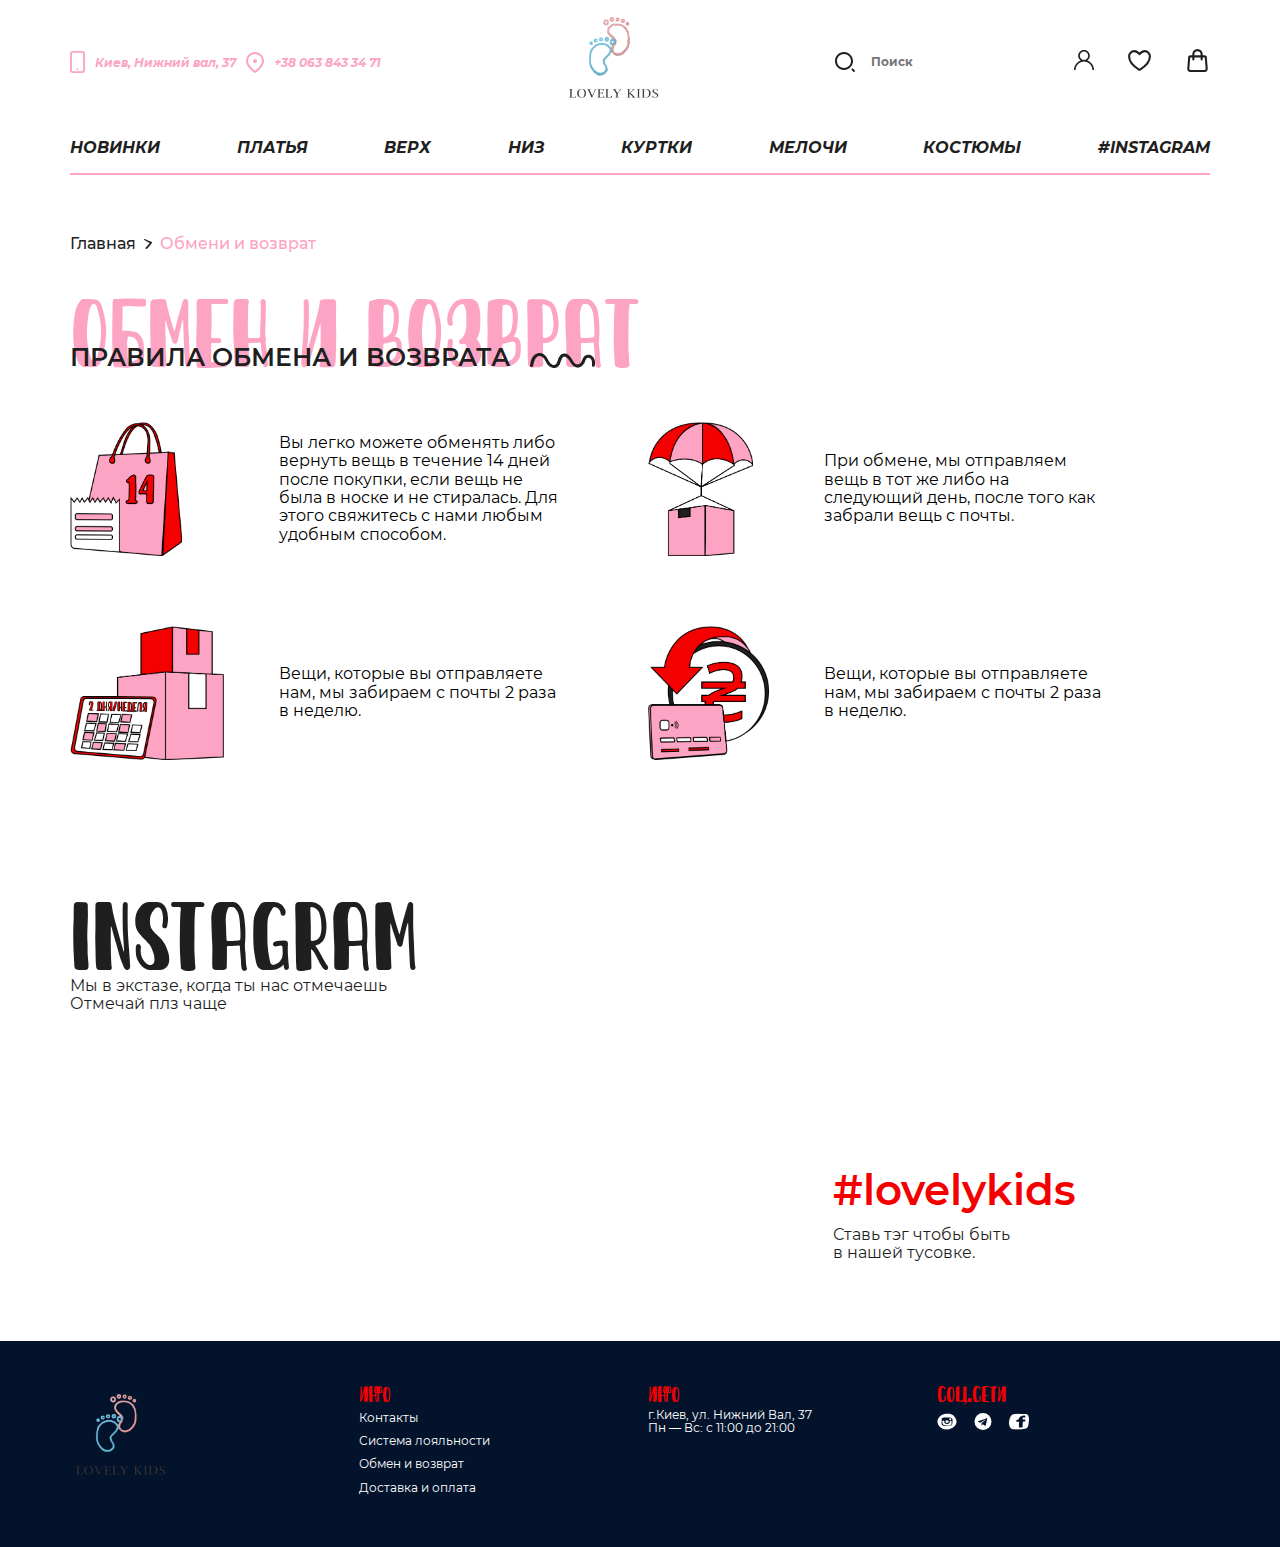
<file: exchange.html>
<!DOCTYPE html>
<html lang="en">
  <head>
    <meta charset="UTF-8">
    <meta http-equiv="X-UA-Compatible" content="IE=edge">
    <meta name="viewport" content="width=device-width, initial-scale=1.0">
    <link rel="stylesheet" href="assets/css/style.css">
    <title>Document</title>
  </head>
  <body> 
    <header class="header"> 
      <div class="container"> 
        <div class="header__top"> 
          <div class="header__top--left"> 
            <div class="header__top--adress">
               <svg width="15" height="22" viewBox="0 0 15 22" fill="none" xmlns="http://www.w3.org/2000/svg"><path d="M2.8125 0C1.27031 0 0 1.24208 0 2.75V19.25C0 20.7579 1.27031 22 2.8125 22H12.1875C13.7297 22 15 20.7579 15 19.25V2.75C15 1.24208 13.7297 0 12.1875 0H2.8125ZM2.8125 1.83333H12.1875C12.7078 1.83333 13.125 2.24125 13.125 2.75V19.25C13.125 19.7588 12.7078 20.1667 12.1875 20.1667H2.8125C2.29219 20.1667 1.875 19.7588 1.875 19.25V2.75C1.875 2.24125 2.29219 1.83333 2.8125 1.83333ZM7.5 17.4167C7.25136 17.4167 7.0129 17.5132 6.83709 17.6852C6.66127 17.8571 6.5625 18.0902 6.5625 18.3333C6.5625 18.5764 6.66127 18.8096 6.83709 18.9815C7.0129 19.1534 7.25136 19.25 7.5 19.25C7.74864 19.25 7.9871 19.1534 8.16291 18.9815C8.33873 18.8096 8.4375 18.5764 8.4375 18.3333C8.4375 18.0902 8.33873 17.8571 8.16291 17.6852C7.9871 17.5132 7.74864 17.4167 7.5 17.4167Z" fill="#FDA3C4"/>
</svg>Киев, Нижний вал, 37
            </div>
            <div class="header__top--phone">
               <svg width="18" height="21" viewBox="0 0 18 21" fill="none" xmlns="http://www.w3.org/2000/svg"><path d="M9 0C11.3869 0 13.6761 0.948212 15.364 2.63604C17.0518 4.32387 18 6.61305 18 9C18 12.726 15.16 16.63 9.6 20.8C9.4269 20.9298 9.21637 21 9 21C8.78363 21 8.5731 20.9298 8.4 20.8C2.84 16.63 0 12.726 0 9C0 6.61305 0.948211 4.32387 2.63604 2.63604C4.32387 0.948212 6.61305 0 9 0ZM9 2C7.14348 2 5.36301 2.7375 4.05025 4.05025C2.7375 5.36301 2 7.14348 2 9C2 11.71 4.118 14.836 8.448 18.306L9 18.742L9.552 18.306C13.882 14.836 16 11.71 16 9C16 7.14348 15.2625 5.36301 13.9497 4.05025C12.637 2.7375 10.8565 2 9 2ZM9 7C9.53043 7 10.0391 7.21071 10.4142 7.58579C10.7893 7.96086 11 8.46957 11 9C11 9.53043 10.7893 10.0391 10.4142 10.4142C10.0391 10.7893 9.53043 11 9 11C8.46957 11 7.96086 10.7893 7.58579 10.4142C7.21071 10.0391 7 9.53043 7 9C7 8.46957 7.21071 7.96086 7.58579 7.58579C7.96086 7.21071 8.46957 7 9 7Z" fill="#FDA3C4"/>
</svg>+38 063 843 34 71
            </div>
          </div>
          <div class="header__top--center"> <img src="assets/img/glavniy/logo.png" alt=""></div>
          <div class="header__top--right"> 
            <div class="header__search">
               <svg width="20" height="20" viewBox="0 0 20 20" fill="none" xmlns="http://www.w3.org/2000/svg"><path fill-rule="evenodd" clip-rule="evenodd" d="M18 9C18 4.032 13.968 0 9 0C4.032 0 0 4.032 0 9C0 13.968 4.032 18 9 18C13.968 18 18 13.968 18 9ZM16 9C16 12.867 12.867 16 9 16C5.132 16 2 12.867 2 9C2 5.132 5.132 2 9 2C12.867 2 16 5.132 16 9ZM16.6618 16.8937C16.3395 17.214 16.3379 17.735 16.6583 18.0574L18.315 19.7239C18.6353 20.0462 19.1563 20.0478 19.4786 19.7274L19.7289 19.4787C20.0512 19.1583 20.0527 18.6373 19.7323 18.315L18.0757 16.6484C17.7553 16.3261 17.2343 16.3246 16.912 16.6449L16.6618 16.8937Z" fill="#1F1F1F"/>
</svg>
              <input type="text" placeholder="Поиск">
            </div>
            <div class="header__user"><a href="#">
                 <svg width="20" height="20" version="1.1" id="Capa_1" fill="#1F1F1F"  xmlns="http://www.w3.org/2000/svg" xmlns:xlink="http://www.w3.org/1999/xlink" x="0px" y="0px" viewBox="0 0 512 512" style="enable-background:new 0 0 512 512;" xml:space="preserve">
<g>
<g>
<path d="M437.02,330.98c-27.883-27.882-61.071-48.523-97.281-61.018C378.521,243.251,404,198.548,404,148 C404,66.393,337.607,0,256,0S108,66.393,108,148c0,50.548,25.479,95.251,64.262,121.962 c-36.21,12.495-69.398,33.136-97.281,61.018C26.629,379.333,0,443.62,0,512h40c0-119.103,96.897-216,216-216s216,96.897,216,216 h40C512,443.62,485.371,379.333,437.02,330.98z M256,256c-59.551,0-108-48.448-108-108S196.449,40,256,40 c59.551,0,108,48.448,108,108S315.551,256,256,256z" stroke="#1F1F1F" stroke-width="2" stroke-linecap="round" stroke-linejoin="round" />
</g>
</g>
<g>
</g>
<g>
</g>
<g>
</g>
<g>
</g>
<g>
</g>
<g>
</g>
<g>
</g>
<g>
</g>
<g>
</g>
<g>
</g>
<g>
</g>
<g>
</g>
<g>
</g>
<g>
</g>
<g>
</g>
</svg></a></div>
            <div class="header__btns"> 
              <button class="header__btn--menu">
                <div class="menu--title">Меню</div>
              </button>
              <button class="header__message"><svg width="23" height="20" viewBox="0 0 32 32" fill="none" xmlns="http://www.w3.org/2000/svg"><path d="M20 13.375L14 19.625L23 29L29 4L2 14.9375L8 18.0625L11 27.4375L13.25 24.3125" stroke="#1F1F1F" stroke-width="2" stroke-linecap="round" stroke-linejoin="round"/>
</svg>
                <div class="menu--title">Написать</div>
              </button>
              <button class="header__likes">
                <a href="likes.html">
                  <svg width="25" height="25" viewBox="0 0 24 24" fill="none" xmlns="http://www.w3.org/2000/svg"><path d="M6.99985 3C4.23885 3 1.99985 5.216 1.99985 7.95C1.99985 10.157 2.87485 15.395 11.4878 20.69C11.6421 20.7839 11.8193 20.8335 11.9998 20.8335C12.1804 20.8335 12.3576 20.7839 12.5118 20.69C21.1248 15.395 21.9998 10.157 21.9998 7.95C21.9998 5.216 19.7608 3 16.9998 3C14.2388 3 11.9998 6 11.9998 6C11.9998 6 9.76085 3 6.99985 3Z" stroke="#1F1F1F" stroke-width="2" stroke-linecap="round" stroke-linejoin="round"/>
                  </svg>
                </a>
                <div class="menu--title">Wish list</div>
              </button>
              <button class="header__cart">
                <a href="order.html">
                  <svg width="25" height="25" viewBox="0 0 24 24" fill="none" xmlns="http://www.w3.org/2000/svg"><path d="M4.05068 8.92C4.07079 8.6694 4.18455 8.43557 4.36931 8.26508C4.55407 8.09459 4.79627 7.99995 5.04768 8H18.9517C19.2031 7.99995 19.4453 8.09459 19.63 8.26508C19.8148 8.43557 19.9286 8.6694 19.9487 8.92L20.8257 19.84C20.8478 20.1152 20.8126 20.392 20.7225 20.6529C20.6324 20.9139 20.4892 21.1533 20.302 21.3562C20.1148 21.5592 19.8876 21.7211 19.6347 21.8319C19.3818 21.9427 19.1088 21.9999 18.8327 22H5.16668C4.8906 21.9999 4.61753 21.9427 4.36466 21.8319C4.11178 21.7211 3.88459 21.5592 3.69737 21.3562C3.51016 21.1533 3.36698 20.9139 3.27685 20.6529C3.18672 20.392 3.15159 20.1152 3.17368 19.84L4.04968 8.92H4.05068Z" stroke="#1F1F1F" stroke-width="2" stroke-linecap="round" stroke-linejoin="round"/><path d="M15.9998 11V6C15.9998 4.93913 15.5784 3.92172 14.8283 3.17157C14.0781 2.42143 13.0607 2 11.9998 2C10.939 2 9.92157 2.42143 9.17142 3.17157C8.42127 3.92172 7.99985 4.93913 7.99985 6V11" stroke="#1F1F1F" stroke-width="2" stroke-linecap="round" stroke-linejoin="round"/>
                  </svg>
                </a>
                <div class="menu--title">Корзина</div>
              </button>
            </div>
          </div>
        </div>
        <div class="header__menu"> 
          <ul> 
            <li><a href="index.html">Новинки </a></li>
            <li><a href="allproducts.html">Платья </a></li>
            <li><a href="category.html">Верх </a></li>
            <li><a href="category.html">Низ </a></li>
            <li><a href="notfound.html">куртки </a></li>
            <li><a href="notfound.html">Мелочи </a></li>
            <li><a href="product.html">Костюмы </a></li>
            <li><a href="insta.html">#Instagram </a></li>
          </ul>
        </div>
      </div>
    </header>
    <div class="exchange"> 
      <div class="container">
        <div class="breadcrumps"> <a href="index.html">
            Главная<svg width="8" height="10" viewBox="0 0 8 10" fill="none" xmlns="http://www.w3.org/2000/svg"><path d="M3.01144 9.7476C4.76772 8.00846 6.38624 6.1302 7.86702 4.1128C8.21139 3.66063 7.83258 2.93016 7.35047 2.82581C5.0432 2.26929 2.90812 1.2258 0.807481 0.0779659C0.18762 -0.269862 -0.328923 0.634507 0.256502 1.0519C1.97834 2.2693 3.83793 3.17365 5.76638 4.00844C4.52666 5.57366 3.18361 7.06934 1.77171 8.46065C0.945224 9.26065 2.18496 10.5476 3.01144 9.7476Z" fill="#1F1F1F"/>
</svg></a><a class="active" href="#">Обмени и возврат</a></div>
        <div class="bigtitle">
           Правила обмена и возврата</div>
        <div class="exchange__items">
          <div class="row"> 
            <div class="col-6"> <img class="exchange__img1" src="assets/img/dostavka/возврат1.png" alt="">
              <div class="exchange__text">
                 Вы легко можете обменять либо вернуть вещь в течение 14 дней после покупки, если вещь не была в носке и не стиралась. Для этого свяжитесь с нами любым удобным способом.</div>
            </div>
            <div class="col-6"> <img class="exchange__img2" src="assets/img/dostavka/возврат3.png" alt="">
              <div class="exchange__text">При обмене, мы отправляем вещь в тот же либо на следующий день,  после того как забрали вещь с почты.</div>
            </div>
            <div class="col-6"> <img class="exchange__img3" src="assets/img/dostavka/возврат2.png" alt="">
              <div class="exchange__text">Вещи, которые вы отправляете нам,  мы забираем с почты 2 раза в неделю.</div>
            </div>
            <div class="col-6"> <img class="exchange__img4" src="assets/img/dostavka/возврат4.png" alt="">
              <div class="exchange__text">Вещи, которые вы отправляете нам,  мы забираем с почты 2 раза в неделю.</div>
            </div>
          </div>
        </div>
        <div class="instagram"> 
          <div class="container"> 
            <div class="row"> 
              <div class="col-4"> 
                <div class="titles">Instagram</div>
                <div class="text">Мы в экстазе, когда ты нас отмечаешь Отмечай плз чаще</div>
                <div class="images bottom">
                  <div class="img1" style="background-image: url(https://i.pinimg.com/236x/da/90/4d/da904d743a76f6bec4d98db7c44164d8.jpg)"></div>
                  <div class="img2 bottom" style="background-image: url(https://i.pinimg.com/236x/da/90/4d/da904d743a76f6bec4d98db7c44164d8.jpg)"></div>
                </div>
              </div>
              <div class="col-4"> 
                <div class="box" style="background-image: url(https://i.pinimg.com/236x/da/90/4d/da904d743a76f6bec4d98db7c44164d8.jpg)"></div>
              </div>
              <div class="col-4"> 
                <div class="images">
                  <div class="img2" style="background-image: url(https://i.pinimg.com/236x/da/90/4d/da904d743a76f6bec4d98db7c44164d8.jpg)"></div>
                  <div class="img1" style="background-image: url(https://i.pinimg.com/236x/da/90/4d/da904d743a76f6bec4d98db7c44164d8.jpg)"></div>
                </div>
                <div class="heshtagtitles">
                  <div class="title1">#lovelykids </div>
                  <div class="text">Ставь тэг чтобы быть <br> в нашей  тусовке.</div>
                </div>
              </div>
            </div>
          </div>
        </div>
      </div>
    </div>
    <footer class="footer"> 
      <div class="container"> 
        <div class="row"> 
          <div class="col-3"> <a href="index.html"><img src="assets/img/glavniy/logo.png" alt=""></a></div>
          <div class="col-3"> 
            <div class="footer__title">ИНФО</div>
            <ul> 
              <li> <a href="contact.html">Контакты </a></li>
              <li> <a href="loyalty.html">Система лояльности</a></li>
              <li> <a href="exchange.html">Обмен и возврат</a></li>
              <li> <a href="delivery.html">Доставка и оплата</a></li>
            </ul>
          </div>
          <div class="col-3"> 
            <div class="footer__title">ИНФО</div>
            <div class="footer__text">г.Киев, ул. Нижний Вал, 37</div>
            <div class="footer__text">Пн — Вс: с 11:00 до 21:00</div>
          </div>
          <div class="col-3"> 
            <div class="footer__title">СОЦ.СЕТИ</div>
            <ul class="footer__social"> 
              <li> <a href="#"><svg width="20" height="17" viewBox="0 0 20 17" fill="none" xmlns="http://www.w3.org/2000/svg"><g clip-path="url(#clip0_99_1792)"><path d="M11.4641 7.96805C11.1859 7.50209 10.2911 6.95939 9.71617 7.34278C8.88579 7.34601 8.39877 8.11977 8.44525 8.76634C8.51676 9.76051 9.86807 10.156 10.9129 9.81228C11.8514 9.50344 11.8418 8.59996 11.4641 7.96805ZM10.1942 9.59117C10.3276 9.57502 10.4608 9.54307 10.5899 9.49532C10.6044 9.5051 10.6198 9.5133 10.6353 9.52186C10.4936 9.56585 10.3442 9.58837 10.1942 9.59117Z" fill="white"/><path d="M14.1874 5.85177C14.194 5.68827 14.1823 5.52442 14.1682 5.37096C14.1592 5.27276 14.0733 5.19096 13.9446 5.1907C13.6961 5.19009 12.8959 5.11205 12.6228 5.29685C12.5466 5.22937 12.3827 5.2532 12.3731 5.37105C12.3353 5.83073 12.3096 6.29006 12.3055 6.75079C12.3048 6.82281 12.3701 6.9005 12.4611 6.91551C12.5765 6.93445 12.6965 6.94938 12.817 6.95724C12.8251 6.96806 12.835 6.97827 12.8471 6.98744C13.1269 7.20166 13.6763 7.03816 14.0026 6.99722C14.0738 6.98823 14.1387 6.92817 14.1551 6.87422C14.2557 6.54609 14.2791 6.18365 14.1874 5.85177Z" fill="white"/><path d="M14.454 8.28465C14.4387 8.18287 14.3413 8.12613 14.2407 8.11487C14.3691 8.00645 14.2509 7.77705 14.0209 7.82113C13.6985 7.88285 13.3681 7.88407 13.0432 7.83213C12.9236 7.81301 12.8393 7.87587 12.8159 7.94884C12.7764 7.98734 12.7568 8.03963 12.7773 8.10274C13.2927 9.69128 12.2383 10.9831 10.1532 11.0143C8.19538 11.0436 6.94234 9.83968 7.34052 8.30831C7.35438 8.25506 7.34593 8.18392 7.28764 8.14717C7.28764 8.14717 7.28017 8.14158 7.27063 8.1346C7.31224 8.0762 7.31494 7.99947 7.24311 7.93505C7.23661 7.92929 7.22892 7.92492 7.22187 7.91977C7.23704 7.89088 7.24885 7.85998 7.25286 7.8248C7.26077 7.75558 7.17485 7.69718 7.09457 7.69727C7.00908 7.69735 6.9392 7.71804 6.87061 7.74484C6.85176 7.73838 6.83171 7.73306 6.80907 7.7307C6.38478 7.68609 5.99484 7.78447 5.57228 7.81013C5.45949 7.81694 5.36306 7.88136 5.36371 7.97817C5.36761 8.48918 5.37043 9.00019 5.37585 9.5112C5.37476 9.54489 5.38733 9.57108 5.40467 9.59351C5.42352 10.326 5.69905 11.0957 6.07837 11.5799C6.86584 12.5852 8.73863 12.5048 10.0279 12.5635C11.1293 12.6136 13.4878 12.8556 14.1555 11.9037C14.8344 10.9359 14.6109 9.34106 14.454 8.28465ZM13.2425 11.1464C13.2392 11.1439 13.2361 11.1407 13.2325 11.1381C13.2903 10.9692 13.3402 10.7993 13.3805 10.6272C13.3912 10.6044 13.4021 10.5815 13.4132 10.5586C13.4084 10.5899 13.4025 10.6209 13.3971 10.6519C13.3429 10.8162 13.2913 10.9811 13.2425 11.1464ZM12.8068 12.1297C12.9087 12.0869 13.0063 12.0347 13.0976 11.9709L13.126 11.9785C13.1488 11.9846 13.1702 11.9867 13.1911 11.9869C13.2047 12.0024 13.2221 12.0155 13.2415 12.0266C13.0998 12.0854 12.9435 12.1304 12.777 12.1642C12.7889 12.1535 12.7993 12.1426 12.8068 12.1297ZM6.94385 8.22032C6.91362 8.3063 6.89022 8.39098 6.87039 8.47478C6.864 8.42057 6.85598 8.36627 6.84602 8.31189C6.886 8.27523 6.90431 8.22346 6.89531 8.17554C6.91753 8.18017 6.93952 8.1854 6.96011 8.19239C6.95447 8.20146 6.94754 8.20976 6.94385 8.22032ZM10.0497 12.2056C10.1991 12.1977 10.3486 12.1902 10.498 12.1815C10.4982 12.1948 10.499 12.2077 10.5021 12.2209C10.4108 12.2166 10.3233 12.2131 10.2415 12.2105C10.1794 12.2084 10.1148 12.207 10.0497 12.2056Z" fill="white"/><path d="M17.0797 3.1396C16.003 2.0481 14.5415 1.21193 12.8859 0.802526C11.1885 0.382738 9.24833 0.576265 7.57176 0.965326C4.23682 1.73943 1.68176 3.88167 0.784102 6.56809C0.444323 7.58469 0.375848 8.59667 0.537286 9.57644C0.537286 9.58046 0.535335 9.5836 0.53566 9.58788C0.558197 9.80663 0.607928 10.0131 0.674671 10.212C1.01228 11.454 1.72358 12.6322 2.74454 13.6849C4.50823 15.5036 7.54445 17.0398 10.4848 16.4833C10.4831 16.5992 10.5965 16.716 10.7719 16.6691C14.2852 15.7313 17.5186 14.1146 18.9298 11.2359C20.2775 8.48791 19.3044 5.39479 17.0797 3.1396ZM0.935572 9.44961C0.905668 9.24298 0.886923 9.03584 0.880531 8.82861C0.884106 8.8493 0.887899 8.86999 0.891799 8.89067C0.906426 9.08429 0.932104 9.27572 0.962767 9.46567C0.953991 9.45999 0.944456 9.45502 0.935572 9.44961ZM1.93389 8.47865C1.92294 8.50964 1.91178 8.54046 1.90041 8.57127C1.89727 8.51052 1.89391 8.44976 1.89326 8.38883C1.90756 8.34859 1.92154 8.30835 1.93551 8.26802C1.93389 8.3382 1.93302 8.40838 1.93389 8.47865ZM9.65268 15.2695C9.50749 15.2462 9.36231 15.223 9.21712 15.2002C9.36328 15.2104 9.50934 15.2232 9.6555 15.2349C9.65257 15.2465 9.6529 15.258 9.65268 15.2695ZM15.4201 14.3011C15.5025 14.2747 15.5844 14.2461 15.6656 14.2154C15.5981 14.2594 15.5318 14.3045 15.4629 14.3474C15.4517 14.3303 15.4369 14.3148 15.4201 14.3011ZM10.4526 3.55983C10.5378 3.56279 10.6225 3.56742 10.7072 3.57266C10.707 3.57318 10.7067 3.57362 10.7065 3.57405C10.5205 3.58147 10.3349 3.59204 10.1499 3.60653C10.251 3.59177 10.3517 3.5758 10.4526 3.55983ZM3.24424 12.1018C3.20101 11.9834 3.15832 11.8648 3.1139 11.7468C3.18801 11.8877 3.26591 12.0274 3.34598 12.1665C3.3125 12.1448 3.27826 12.1234 3.24424 12.1018ZM3.70678 5.12201C3.67427 5.14086 3.64079 5.15867 3.60742 5.17665C3.59334 5.16766 3.57904 5.15902 3.56257 5.153C3.63733 5.09887 3.7096 5.04309 3.7823 4.9874C3.75543 5.0314 3.73072 5.07653 3.70678 5.12201ZM4.14916 11.0007C4.15079 10.9408 4.1509 10.881 4.15285 10.8211C4.15902 10.8297 4.16346 10.8389 4.16975 10.8473C4.17257 10.8511 4.17625 10.853 4.1795 10.8561C4.19727 10.9547 4.21959 11.0524 4.24537 11.1492C4.21287 11.1 4.18134 11.0502 4.14916 11.0007ZM5.32668 12.2145C4.34018 11.3857 4.52079 9.91985 4.60325 8.87618C4.68613 7.82833 4.89297 6.73805 4.68765 5.69089C4.71138 5.63965 4.74226 5.59338 4.77205 5.54633C4.91897 5.41234 5.05571 5.27232 5.17771 5.12419C6.06887 4.49184 7.72713 4.47081 8.78677 4.44209C10.2966 4.40123 11.9176 4.28234 13.403 4.52947C15.2053 4.82932 15.5459 6.13695 15.5252 7.44145C15.5039 8.79142 15.5855 10.2034 15.1272 11.514C14.5427 13.1847 12.3597 13.133 10.5667 13.1133C9.62938 13.103 8.69315 13.0409 7.76071 12.9677C6.85027 12.8963 5.98403 12.767 5.32668 12.2145ZM8.12584 16.1037C8.53247 16.1503 8.9404 16.1896 9.34941 16.2241C8.93401 16.2128 8.52532 16.1726 8.12584 16.1037Z" fill="white"/></g><defs><clipPath id="clip0_99_1792"><rect width="20" height="16.1134" fill="white" transform="translate(0 0.566406)"/></clipPath></defs></svg></a></li>
              <li><a href="#"><svg enable-background="new 0 0 24 24" height="17" viewBox="0 0 24 24" fill="none" width="20" xmlns="http://www.w3.org/2000/svg"><circle cx="12" cy="12" fill="white" r="12"/><path d="m5.491 11.74 11.57-4.461c.537-.194 1.006.131.832.943l.001-.001-1.97 9.281c-.146.658-.537.818-1.084.508l-3-2.211-1.447 1.394c-.16.16-.295.295-.605.295l.213-3.053 5.56-5.023c.242-.213-.054-.333-.373-.121l-6.871 4.326-2.962-.924c-.643-.204-.657-.643.136-.953z" fill="#03132C"/></svg></a></li>
              <li> <a href="#">
                   <svg width="20" height="17" viewBox="0 0 20 17" fill="none" xmlns="http://www.w3.org/2000/svg"><g clip-path="url(#clip0_99_1789)"><path d="M19.361 2.70521C18.5612 0.580757 16.128 0.903571 13.8602 0.910715C10.7294 0.920517 6.36127 0.0455309 3.5659 1.54654C1.64695 2.57695 0.888181 4.81763 0.436773 6.51427C-0.146922 8.70776 -0.180948 11.0805 0.551533 13.2512C1.0515 14.7331 2.71103 16.6779 4.8232 16.372C6.18103 16.5892 7.54454 16.6115 8.94279 16.5552C10.7168 16.484 12.797 16.4576 14.4785 15.9805C14.5275 15.9666 14.5684 15.9415 14.6049 15.9127C15.1189 15.8588 15.6337 15.7945 16.1502 15.7081C18.6418 15.292 19.118 13.3894 19.4131 11.6274C19.911 8.65285 20.4608 5.62507 19.361 2.70521ZM2.03753 5.32336C2.03031 5.35368 2.0301 5.38417 2.03444 5.41424C1.97608 5.65407 1.91803 5.89389 1.86719 6.1338C1.85843 6.14851 1.8474 6.1608 1.84152 6.17849C1.69181 6.63389 1.55715 7.0902 1.43331 7.54717C1.4296 7.54941 1.42537 7.55116 1.42177 7.55348C1.5389 6.93843 1.67851 6.38958 1.81265 5.96176C1.88008 5.74686 1.9603 5.51633 2.05031 5.28091C2.04671 5.29553 2.04093 5.30866 2.03753 5.32336ZM4.10908 13.4072C4.06742 13.3432 4.02814 13.278 3.9839 13.2155C4.05783 13.2375 4.12959 13.262 4.20012 13.2885C4.35654 13.4447 4.50573 13.6052 4.64926 13.7691C4.45892 13.6575 4.28013 13.5357 4.10908 13.4072ZM6.43478 3.80856C6.40777 3.74551 6.38179 3.68221 6.35735 3.6185C6.52511 3.56375 6.69245 3.50826 6.86042 3.45402C6.72586 3.57613 6.58481 3.69484 6.43478 3.80856ZM6.97033 5.10181C7.14685 4.93384 7.31234 4.7613 7.46937 4.58453C7.51041 4.56069 7.55237 4.53768 7.59259 4.513C7.43524 4.70349 7.2879 4.90036 7.14448 5.09965C7.08643 5.10032 7.02838 5.10131 6.97033 5.10181ZM8.92144 10.4254C8.93165 10.2218 8.94825 10.0192 8.9466 9.8136C8.94598 9.74315 8.91567 9.69173 8.87298 9.6531C8.94423 9.65069 9.01754 9.65169 9.08724 9.64679C9.01177 9.90389 8.96124 10.1641 8.92144 10.4254ZM14.1211 8.65384C13.7139 8.66888 13.6372 9.05026 13.88 9.21499C13.6373 9.83337 13.6681 10.49 13.6301 11.1555C13.5716 12.1814 13.6055 13.208 13.6764 14.2327C12.4534 14.308 11.2256 14.4053 9.99748 14.5068C10.0834 13.9921 9.93747 13.3637 9.92696 12.9238C9.90252 11.9004 9.8423 10.8488 10.0327 9.83337C10.0586 9.6953 10.0309 9.56663 9.92458 9.46893C10.212 9.30105 10.1728 8.95971 9.80292 8.84183C9.15653 8.63598 8.26753 8.71016 7.5102 8.73974C7.35977 8.13922 7.36399 7.46427 7.52175 6.86699C8.06977 6.84148 8.61748 6.80277 9.16437 6.76971C9.46575 6.75152 9.58433 6.54351 9.52947 6.36939C9.53917 6.3556 9.55144 6.34264 9.55845 6.32802C9.73734 5.95345 9.76209 5.5641 9.90582 5.1794C10.1661 4.4826 10.9037 3.90825 11.5996 3.48392C12.9173 2.68013 14.6004 2.42992 16.2 2.64017C16.2701 3.25357 16.3877 3.86032 16.4868 4.47014C16.2865 4.45884 16.0828 4.46516 15.9022 4.46781C15.3067 4.4767 14.716 4.55603 14.1211 4.57174C13.8489 4.57896 13.6106 4.75167 13.6151 4.97936C13.6219 5.32693 13.7246 5.68156 13.7734 6.0303L13.7735 6.03046C13.5981 6.23814 13.7102 6.58994 14.1211 6.60033C14.5886 6.61212 15.0556 6.62043 15.5233 6.6098C15.7639 6.60432 16.065 6.59917 16.3458 6.55937C16.2623 6.87438 16.2688 7.2158 16.2541 7.53255C16.2382 7.87472 16.2384 8.22345 16.2569 8.5711C16.0881 8.57808 15.9192 8.5878 15.7518 8.59395C15.2083 8.61397 14.6647 8.63391 14.1211 8.65384ZM16.3364 9.99236C16.3201 9.86252 16.3116 9.7341 16.2919 9.60343C16.2766 9.5 16.1895 9.41801 16.083 9.37116C16.1688 9.37565 16.2546 9.3808 16.3404 9.38312C16.3452 9.41427 16.3477 9.44592 16.3529 9.47691C16.3653 9.55084 16.4145 9.60608 16.4811 9.64372C16.4311 9.75993 16.3814 9.87623 16.3364 9.99236ZM18.1357 11.8696C18.0119 12.6067 17.8052 13.1722 17.486 13.6078C17.7243 13.0068 17.9465 12.4052 18.1477 11.8013C18.1438 11.8237 18.1393 11.847 18.1357 11.8696Z" fill="white"/></g><defs><clipPath id="clip0_99_1789"><rect width="20" height="16.1134" fill="white" transform="translate(0 0.566406)"/></clipPath></defs></svg></a></li>
            </ul>
          </div>
        </div>
      </div>
    </footer>
    <script src="assets/js/splide.min.js"></script>
    <script src="assets/js/app.js"></script>
  </body>
</html>
</file>
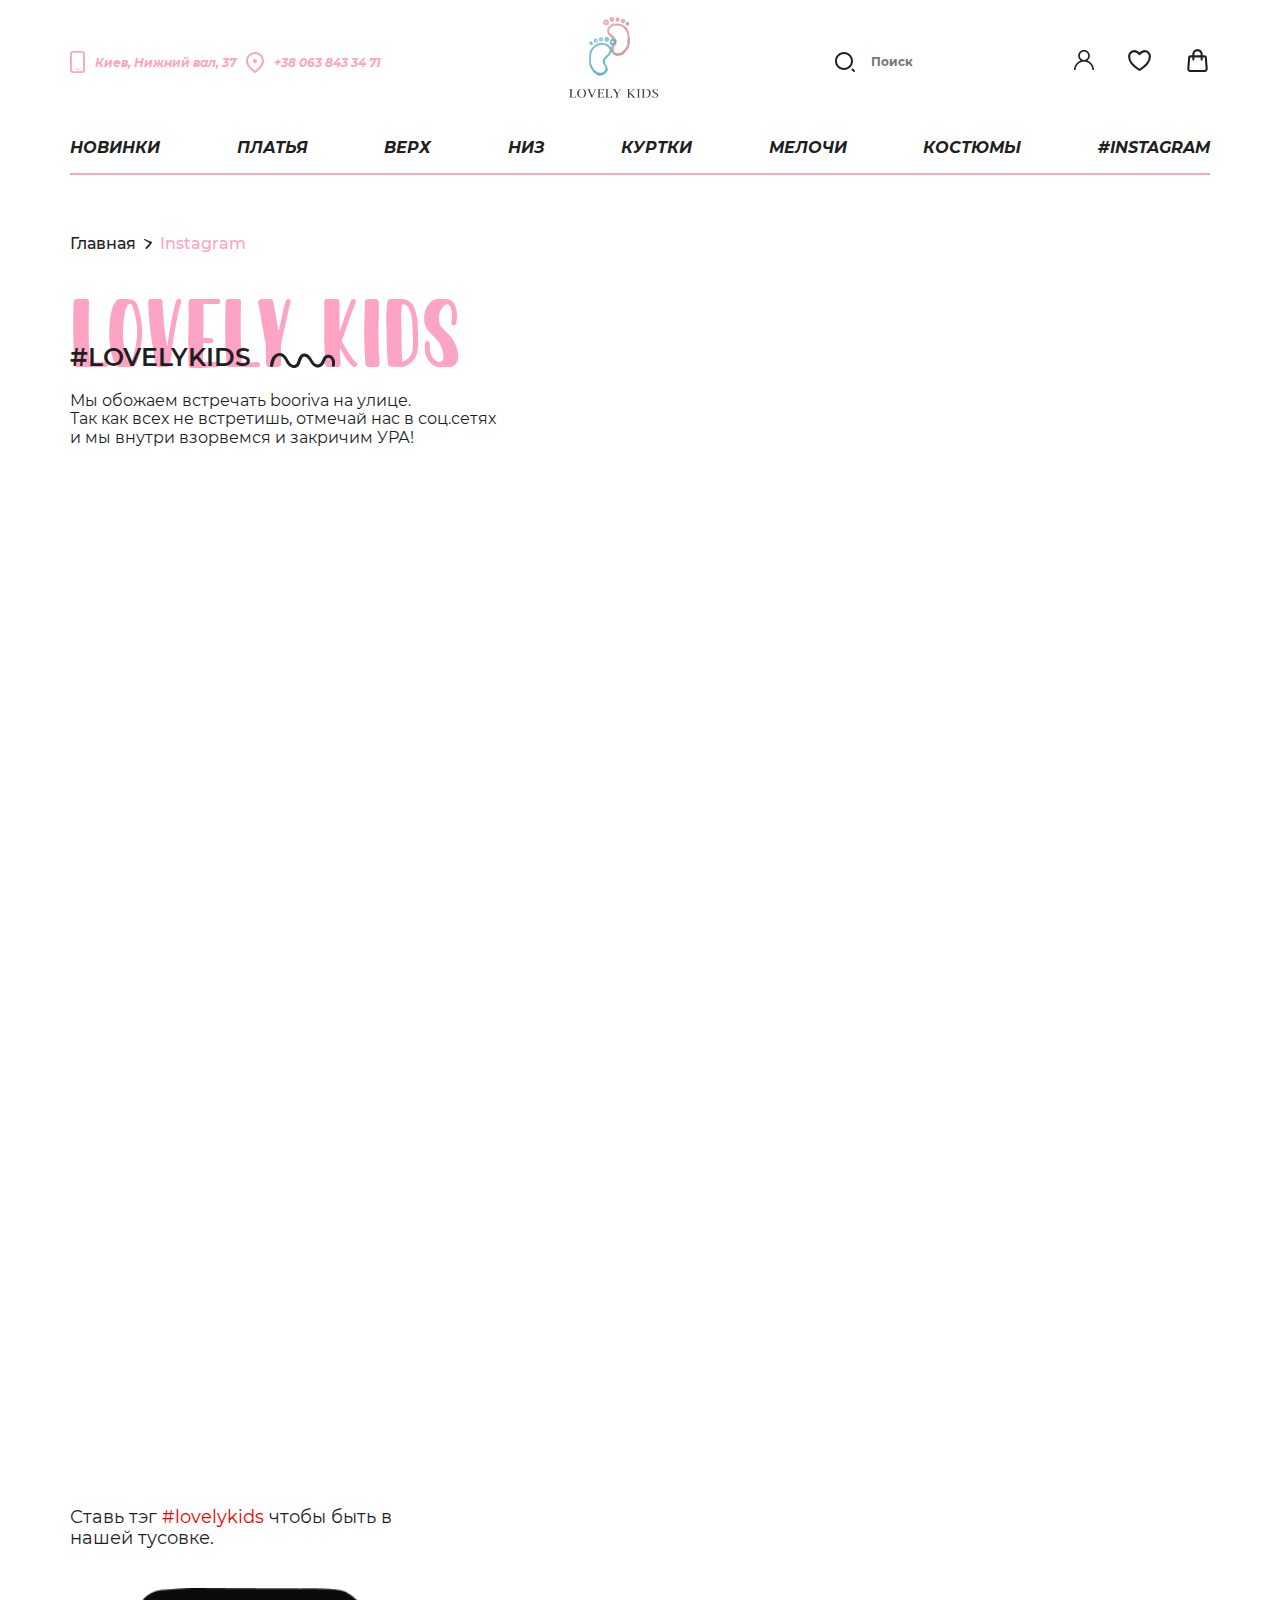
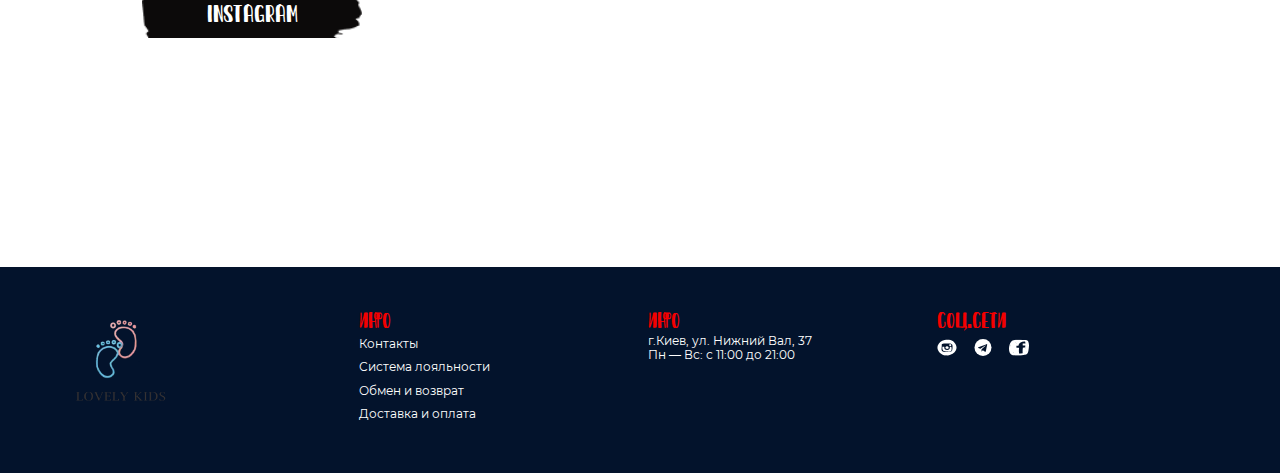
<file: insta.html>
<!DOCTYPE html>
<html lang="en">
  <head>
    <meta charset="UTF-8">
    <meta http-equiv="X-UA-Compatible" content="IE=edge">
    <meta name="viewport" content="width=device-width, initial-scale=1.0">
    <link rel="stylesheet" href="assets/css/style.css">
    <title>Document</title>
  </head>
  <body> 
    <header class="header"> 
      <div class="container"> 
        <div class="header__top"> 
          <div class="header__top--left"> 
            <div class="header__top--adress">
               <svg width="15" height="22" viewBox="0 0 15 22" fill="none" xmlns="http://www.w3.org/2000/svg"><path d="M2.8125 0C1.27031 0 0 1.24208 0 2.75V19.25C0 20.7579 1.27031 22 2.8125 22H12.1875C13.7297 22 15 20.7579 15 19.25V2.75C15 1.24208 13.7297 0 12.1875 0H2.8125ZM2.8125 1.83333H12.1875C12.7078 1.83333 13.125 2.24125 13.125 2.75V19.25C13.125 19.7588 12.7078 20.1667 12.1875 20.1667H2.8125C2.29219 20.1667 1.875 19.7588 1.875 19.25V2.75C1.875 2.24125 2.29219 1.83333 2.8125 1.83333ZM7.5 17.4167C7.25136 17.4167 7.0129 17.5132 6.83709 17.6852C6.66127 17.8571 6.5625 18.0902 6.5625 18.3333C6.5625 18.5764 6.66127 18.8096 6.83709 18.9815C7.0129 19.1534 7.25136 19.25 7.5 19.25C7.74864 19.25 7.9871 19.1534 8.16291 18.9815C8.33873 18.8096 8.4375 18.5764 8.4375 18.3333C8.4375 18.0902 8.33873 17.8571 8.16291 17.6852C7.9871 17.5132 7.74864 17.4167 7.5 17.4167Z" fill="#FDA3C4"/>
</svg>Киев, Нижний вал, 37
            </div>
            <div class="header__top--phone">
               <svg width="18" height="21" viewBox="0 0 18 21" fill="none" xmlns="http://www.w3.org/2000/svg"><path d="M9 0C11.3869 0 13.6761 0.948212 15.364 2.63604C17.0518 4.32387 18 6.61305 18 9C18 12.726 15.16 16.63 9.6 20.8C9.4269 20.9298 9.21637 21 9 21C8.78363 21 8.5731 20.9298 8.4 20.8C2.84 16.63 0 12.726 0 9C0 6.61305 0.948211 4.32387 2.63604 2.63604C4.32387 0.948212 6.61305 0 9 0ZM9 2C7.14348 2 5.36301 2.7375 4.05025 4.05025C2.7375 5.36301 2 7.14348 2 9C2 11.71 4.118 14.836 8.448 18.306L9 18.742L9.552 18.306C13.882 14.836 16 11.71 16 9C16 7.14348 15.2625 5.36301 13.9497 4.05025C12.637 2.7375 10.8565 2 9 2ZM9 7C9.53043 7 10.0391 7.21071 10.4142 7.58579C10.7893 7.96086 11 8.46957 11 9C11 9.53043 10.7893 10.0391 10.4142 10.4142C10.0391 10.7893 9.53043 11 9 11C8.46957 11 7.96086 10.7893 7.58579 10.4142C7.21071 10.0391 7 9.53043 7 9C7 8.46957 7.21071 7.96086 7.58579 7.58579C7.96086 7.21071 8.46957 7 9 7Z" fill="#FDA3C4"/>
</svg>+38 063 843 34 71
            </div>
          </div>
          <div class="header__top--center"> <img src="assets/img/glavniy/logo.png" alt=""></div>
          <div class="header__top--right"> 
            <div class="header__search">
               <svg width="20" height="20" viewBox="0 0 20 20" fill="none" xmlns="http://www.w3.org/2000/svg"><path fill-rule="evenodd" clip-rule="evenodd" d="M18 9C18 4.032 13.968 0 9 0C4.032 0 0 4.032 0 9C0 13.968 4.032 18 9 18C13.968 18 18 13.968 18 9ZM16 9C16 12.867 12.867 16 9 16C5.132 16 2 12.867 2 9C2 5.132 5.132 2 9 2C12.867 2 16 5.132 16 9ZM16.6618 16.8937C16.3395 17.214 16.3379 17.735 16.6583 18.0574L18.315 19.7239C18.6353 20.0462 19.1563 20.0478 19.4786 19.7274L19.7289 19.4787C20.0512 19.1583 20.0527 18.6373 19.7323 18.315L18.0757 16.6484C17.7553 16.3261 17.2343 16.3246 16.912 16.6449L16.6618 16.8937Z" fill="#1F1F1F"/>
</svg>
              <input type="text" placeholder="Поиск">
            </div>
            <div class="header__user"><a href="#">
                 <svg width="20" height="20" version="1.1" id="Capa_1" fill="#1F1F1F"  xmlns="http://www.w3.org/2000/svg" xmlns:xlink="http://www.w3.org/1999/xlink" x="0px" y="0px" viewBox="0 0 512 512" style="enable-background:new 0 0 512 512;" xml:space="preserve">
<g>
<g>
<path d="M437.02,330.98c-27.883-27.882-61.071-48.523-97.281-61.018C378.521,243.251,404,198.548,404,148 C404,66.393,337.607,0,256,0S108,66.393,108,148c0,50.548,25.479,95.251,64.262,121.962 c-36.21,12.495-69.398,33.136-97.281,61.018C26.629,379.333,0,443.62,0,512h40c0-119.103,96.897-216,216-216s216,96.897,216,216 h40C512,443.62,485.371,379.333,437.02,330.98z M256,256c-59.551,0-108-48.448-108-108S196.449,40,256,40 c59.551,0,108,48.448,108,108S315.551,256,256,256z" stroke="#1F1F1F" stroke-width="2" stroke-linecap="round" stroke-linejoin="round" />
</g>
</g>
<g>
</g>
<g>
</g>
<g>
</g>
<g>
</g>
<g>
</g>
<g>
</g>
<g>
</g>
<g>
</g>
<g>
</g>
<g>
</g>
<g>
</g>
<g>
</g>
<g>
</g>
<g>
</g>
<g>
</g>
</svg></a></div>
            <div class="header__btns"> 
              <button class="header__btn--menu">
                <div class="menu--title">Меню</div>
              </button>
              <button class="header__message"><svg width="23" height="20" viewBox="0 0 32 32" fill="none" xmlns="http://www.w3.org/2000/svg"><path d="M20 13.375L14 19.625L23 29L29 4L2 14.9375L8 18.0625L11 27.4375L13.25 24.3125" stroke="#1F1F1F" stroke-width="2" stroke-linecap="round" stroke-linejoin="round"/>
</svg>
                <div class="menu--title">Написать</div>
              </button>
              <button class="header__likes">
                <a href="likes.html">
                  <svg width="25" height="25" viewBox="0 0 24 24" fill="none" xmlns="http://www.w3.org/2000/svg"><path d="M6.99985 3C4.23885 3 1.99985 5.216 1.99985 7.95C1.99985 10.157 2.87485 15.395 11.4878 20.69C11.6421 20.7839 11.8193 20.8335 11.9998 20.8335C12.1804 20.8335 12.3576 20.7839 12.5118 20.69C21.1248 15.395 21.9998 10.157 21.9998 7.95C21.9998 5.216 19.7608 3 16.9998 3C14.2388 3 11.9998 6 11.9998 6C11.9998 6 9.76085 3 6.99985 3Z" stroke="#1F1F1F" stroke-width="2" stroke-linecap="round" stroke-linejoin="round"/>
                  </svg>
                </a>
                <div class="menu--title">Wish list</div>
              </button>
              <button class="header__cart">
                <a href="order.html">
                  <svg width="25" height="25" viewBox="0 0 24 24" fill="none" xmlns="http://www.w3.org/2000/svg"><path d="M4.05068 8.92C4.07079 8.6694 4.18455 8.43557 4.36931 8.26508C4.55407 8.09459 4.79627 7.99995 5.04768 8H18.9517C19.2031 7.99995 19.4453 8.09459 19.63 8.26508C19.8148 8.43557 19.9286 8.6694 19.9487 8.92L20.8257 19.84C20.8478 20.1152 20.8126 20.392 20.7225 20.6529C20.6324 20.9139 20.4892 21.1533 20.302 21.3562C20.1148 21.5592 19.8876 21.7211 19.6347 21.8319C19.3818 21.9427 19.1088 21.9999 18.8327 22H5.16668C4.8906 21.9999 4.61753 21.9427 4.36466 21.8319C4.11178 21.7211 3.88459 21.5592 3.69737 21.3562C3.51016 21.1533 3.36698 20.9139 3.27685 20.6529C3.18672 20.392 3.15159 20.1152 3.17368 19.84L4.04968 8.92H4.05068Z" stroke="#1F1F1F" stroke-width="2" stroke-linecap="round" stroke-linejoin="round"/><path d="M15.9998 11V6C15.9998 4.93913 15.5784 3.92172 14.8283 3.17157C14.0781 2.42143 13.0607 2 11.9998 2C10.939 2 9.92157 2.42143 9.17142 3.17157C8.42127 3.92172 7.99985 4.93913 7.99985 6V11" stroke="#1F1F1F" stroke-width="2" stroke-linecap="round" stroke-linejoin="round"/>
                  </svg>
                </a>
                <div class="menu--title">Корзина</div>
              </button>
            </div>
          </div>
        </div>
        <div class="header__menu"> 
          <ul> 
            <li><a href="index.html">Новинки </a></li>
            <li><a href="allproducts.html">Платья </a></li>
            <li><a href="category.html">Верх </a></li>
            <li><a href="category.html">Низ </a></li>
            <li><a href="notfound.html">куртки </a></li>
            <li><a href="notfound.html">Мелочи </a></li>
            <li><a href="product.html">Костюмы </a></li>
            <li><a href="insta.html">#Instagram </a></li>
          </ul>
        </div>
      </div>
    </header>
    <div class="container"> 
      <div class="instagram__page">
        <div class="breadcrumps"> <a href="index.html">
            Главная<svg width="8" height="10" viewBox="0 0 8 10" fill="none" xmlns="http://www.w3.org/2000/svg"><path d="M3.01144 9.7476C4.76772 8.00846 6.38624 6.1302 7.86702 4.1128C8.21139 3.66063 7.83258 2.93016 7.35047 2.82581C5.0432 2.26929 2.90812 1.2258 0.807481 0.0779659C0.18762 -0.269862 -0.328923 0.634507 0.256502 1.0519C1.97834 2.2693 3.83793 3.17365 5.76638 4.00844C4.52666 5.57366 3.18361 7.06934 1.77171 8.46065C0.945224 9.26065 2.18496 10.5476 3.01144 9.7476Z" fill="#1F1F1F"/>
</svg></a><a class="active" href="#">Instagram</a></div>
        <div class="bigtitle">
           #lovelykids </div>
        <div class="instagram__text">
           Мы обожаем встречать booriva на улице. <br> Так как всех не встретишь, отмечай нас в соц.сетях и мы внутри взорвемся и закричим УРА!</div>
        <div class="instagram__items"> 
          <div class="instagram__left"> 
            <div class="instagram__item left__item1" style="background-image: url(https://i.pinimg.com/236x/ba/9b/d5/ba9bd5c3cf9ac45b7638d77520e63fc9.jpg)"></div>
            <div class="instagram__item left__item2" style="background-image: url(https://i.pinimg.com/236x/ba/9b/d5/ba9bd5c3cf9ac45b7638d77520e63fc9.jpg)"></div>
            <div class="instagram__itembox">
               Ставь тэг <span>#lovelykids </span>чтобы быть в нашей тусовке.
              <div class="insta__btn" style="background-image: url(assets/img/glavniy/back.png)"><a href="#">Instagram</a></div>
            </div>
          </div>
          <div class="instagram__center">
            <div class="instagram__item center__item1" style="background-image: url(https://i.pinimg.com/236x/ba/9b/d5/ba9bd5c3cf9ac45b7638d77520e63fc9.jpg)"></div>
            <div class="instagram__item center__item2" style="background-image: url(https://i.pinimg.com/236x/ba/9b/d5/ba9bd5c3cf9ac45b7638d77520e63fc9.jpg)"></div>
            <div class="instagram__item center__item3" style="background-image: url(https://i.pinimg.com/236x/ba/9b/d5/ba9bd5c3cf9ac45b7638d77520e63fc9.jpg)"></div>
          </div>
          <div class="instagram__right">
            <div class="instagram__item right__item1" style="background-image: url(https://i.pinimg.com/236x/ba/9b/d5/ba9bd5c3cf9ac45b7638d77520e63fc9.jpg)"></div>
            <div class="instagram__item right__item2" style="background-image: url(https://i.pinimg.com/236x/ba/9b/d5/ba9bd5c3cf9ac45b7638d77520e63fc9.jpg)"></div>
            <div class="instagram__item right__item3" style="background-image: url(https://i.pinimg.com/236x/ba/9b/d5/ba9bd5c3cf9ac45b7638d77520e63fc9.jpg)"></div>
          </div>
        </div>
      </div>
    </div>
    <footer class="footer"> 
      <div class="container"> 
        <div class="row"> 
          <div class="col-3"> <a href="index.html"><img src="assets/img/glavniy/logo.png" alt=""></a></div>
          <div class="col-3"> 
            <div class="footer__title">ИНФО</div>
            <ul> 
              <li> <a href="contact.html">Контакты </a></li>
              <li> <a href="loyalty.html">Система лояльности</a></li>
              <li> <a href="exchange.html">Обмен и возврат</a></li>
              <li> <a href="delivery.html">Доставка и оплата</a></li>
            </ul>
          </div>
          <div class="col-3"> 
            <div class="footer__title">ИНФО</div>
            <div class="footer__text">г.Киев, ул. Нижний Вал, 37</div>
            <div class="footer__text">Пн — Вс: с 11:00 до 21:00</div>
          </div>
          <div class="col-3"> 
            <div class="footer__title">СОЦ.СЕТИ</div>
            <ul class="footer__social"> 
              <li> <a href="#"><svg width="20" height="17" viewBox="0 0 20 17" fill="none" xmlns="http://www.w3.org/2000/svg"><g clip-path="url(#clip0_99_1792)"><path d="M11.4641 7.96805C11.1859 7.50209 10.2911 6.95939 9.71617 7.34278C8.88579 7.34601 8.39877 8.11977 8.44525 8.76634C8.51676 9.76051 9.86807 10.156 10.9129 9.81228C11.8514 9.50344 11.8418 8.59996 11.4641 7.96805ZM10.1942 9.59117C10.3276 9.57502 10.4608 9.54307 10.5899 9.49532C10.6044 9.5051 10.6198 9.5133 10.6353 9.52186C10.4936 9.56585 10.3442 9.58837 10.1942 9.59117Z" fill="white"/><path d="M14.1874 5.85177C14.194 5.68827 14.1823 5.52442 14.1682 5.37096C14.1592 5.27276 14.0733 5.19096 13.9446 5.1907C13.6961 5.19009 12.8959 5.11205 12.6228 5.29685C12.5466 5.22937 12.3827 5.2532 12.3731 5.37105C12.3353 5.83073 12.3096 6.29006 12.3055 6.75079C12.3048 6.82281 12.3701 6.9005 12.4611 6.91551C12.5765 6.93445 12.6965 6.94938 12.817 6.95724C12.8251 6.96806 12.835 6.97827 12.8471 6.98744C13.1269 7.20166 13.6763 7.03816 14.0026 6.99722C14.0738 6.98823 14.1387 6.92817 14.1551 6.87422C14.2557 6.54609 14.2791 6.18365 14.1874 5.85177Z" fill="white"/><path d="M14.454 8.28465C14.4387 8.18287 14.3413 8.12613 14.2407 8.11487C14.3691 8.00645 14.2509 7.77705 14.0209 7.82113C13.6985 7.88285 13.3681 7.88407 13.0432 7.83213C12.9236 7.81301 12.8393 7.87587 12.8159 7.94884C12.7764 7.98734 12.7568 8.03963 12.7773 8.10274C13.2927 9.69128 12.2383 10.9831 10.1532 11.0143C8.19538 11.0436 6.94234 9.83968 7.34052 8.30831C7.35438 8.25506 7.34593 8.18392 7.28764 8.14717C7.28764 8.14717 7.28017 8.14158 7.27063 8.1346C7.31224 8.0762 7.31494 7.99947 7.24311 7.93505C7.23661 7.92929 7.22892 7.92492 7.22187 7.91977C7.23704 7.89088 7.24885 7.85998 7.25286 7.8248C7.26077 7.75558 7.17485 7.69718 7.09457 7.69727C7.00908 7.69735 6.9392 7.71804 6.87061 7.74484C6.85176 7.73838 6.83171 7.73306 6.80907 7.7307C6.38478 7.68609 5.99484 7.78447 5.57228 7.81013C5.45949 7.81694 5.36306 7.88136 5.36371 7.97817C5.36761 8.48918 5.37043 9.00019 5.37585 9.5112C5.37476 9.54489 5.38733 9.57108 5.40467 9.59351C5.42352 10.326 5.69905 11.0957 6.07837 11.5799C6.86584 12.5852 8.73863 12.5048 10.0279 12.5635C11.1293 12.6136 13.4878 12.8556 14.1555 11.9037C14.8344 10.9359 14.6109 9.34106 14.454 8.28465ZM13.2425 11.1464C13.2392 11.1439 13.2361 11.1407 13.2325 11.1381C13.2903 10.9692 13.3402 10.7993 13.3805 10.6272C13.3912 10.6044 13.4021 10.5815 13.4132 10.5586C13.4084 10.5899 13.4025 10.6209 13.3971 10.6519C13.3429 10.8162 13.2913 10.9811 13.2425 11.1464ZM12.8068 12.1297C12.9087 12.0869 13.0063 12.0347 13.0976 11.9709L13.126 11.9785C13.1488 11.9846 13.1702 11.9867 13.1911 11.9869C13.2047 12.0024 13.2221 12.0155 13.2415 12.0266C13.0998 12.0854 12.9435 12.1304 12.777 12.1642C12.7889 12.1535 12.7993 12.1426 12.8068 12.1297ZM6.94385 8.22032C6.91362 8.3063 6.89022 8.39098 6.87039 8.47478C6.864 8.42057 6.85598 8.36627 6.84602 8.31189C6.886 8.27523 6.90431 8.22346 6.89531 8.17554C6.91753 8.18017 6.93952 8.1854 6.96011 8.19239C6.95447 8.20146 6.94754 8.20976 6.94385 8.22032ZM10.0497 12.2056C10.1991 12.1977 10.3486 12.1902 10.498 12.1815C10.4982 12.1948 10.499 12.2077 10.5021 12.2209C10.4108 12.2166 10.3233 12.2131 10.2415 12.2105C10.1794 12.2084 10.1148 12.207 10.0497 12.2056Z" fill="white"/><path d="M17.0797 3.1396C16.003 2.0481 14.5415 1.21193 12.8859 0.802526C11.1885 0.382738 9.24833 0.576265 7.57176 0.965326C4.23682 1.73943 1.68176 3.88167 0.784102 6.56809C0.444323 7.58469 0.375848 8.59667 0.537286 9.57644C0.537286 9.58046 0.535335 9.5836 0.53566 9.58788C0.558197 9.80663 0.607928 10.0131 0.674671 10.212C1.01228 11.454 1.72358 12.6322 2.74454 13.6849C4.50823 15.5036 7.54445 17.0398 10.4848 16.4833C10.4831 16.5992 10.5965 16.716 10.7719 16.6691C14.2852 15.7313 17.5186 14.1146 18.9298 11.2359C20.2775 8.48791 19.3044 5.39479 17.0797 3.1396ZM0.935572 9.44961C0.905668 9.24298 0.886923 9.03584 0.880531 8.82861C0.884106 8.8493 0.887899 8.86999 0.891799 8.89067C0.906426 9.08429 0.932104 9.27572 0.962767 9.46567C0.953991 9.45999 0.944456 9.45502 0.935572 9.44961ZM1.93389 8.47865C1.92294 8.50964 1.91178 8.54046 1.90041 8.57127C1.89727 8.51052 1.89391 8.44976 1.89326 8.38883C1.90756 8.34859 1.92154 8.30835 1.93551 8.26802C1.93389 8.3382 1.93302 8.40838 1.93389 8.47865ZM9.65268 15.2695C9.50749 15.2462 9.36231 15.223 9.21712 15.2002C9.36328 15.2104 9.50934 15.2232 9.6555 15.2349C9.65257 15.2465 9.6529 15.258 9.65268 15.2695ZM15.4201 14.3011C15.5025 14.2747 15.5844 14.2461 15.6656 14.2154C15.5981 14.2594 15.5318 14.3045 15.4629 14.3474C15.4517 14.3303 15.4369 14.3148 15.4201 14.3011ZM10.4526 3.55983C10.5378 3.56279 10.6225 3.56742 10.7072 3.57266C10.707 3.57318 10.7067 3.57362 10.7065 3.57405C10.5205 3.58147 10.3349 3.59204 10.1499 3.60653C10.251 3.59177 10.3517 3.5758 10.4526 3.55983ZM3.24424 12.1018C3.20101 11.9834 3.15832 11.8648 3.1139 11.7468C3.18801 11.8877 3.26591 12.0274 3.34598 12.1665C3.3125 12.1448 3.27826 12.1234 3.24424 12.1018ZM3.70678 5.12201C3.67427 5.14086 3.64079 5.15867 3.60742 5.17665C3.59334 5.16766 3.57904 5.15902 3.56257 5.153C3.63733 5.09887 3.7096 5.04309 3.7823 4.9874C3.75543 5.0314 3.73072 5.07653 3.70678 5.12201ZM4.14916 11.0007C4.15079 10.9408 4.1509 10.881 4.15285 10.8211C4.15902 10.8297 4.16346 10.8389 4.16975 10.8473C4.17257 10.8511 4.17625 10.853 4.1795 10.8561C4.19727 10.9547 4.21959 11.0524 4.24537 11.1492C4.21287 11.1 4.18134 11.0502 4.14916 11.0007ZM5.32668 12.2145C4.34018 11.3857 4.52079 9.91985 4.60325 8.87618C4.68613 7.82833 4.89297 6.73805 4.68765 5.69089C4.71138 5.63965 4.74226 5.59338 4.77205 5.54633C4.91897 5.41234 5.05571 5.27232 5.17771 5.12419C6.06887 4.49184 7.72713 4.47081 8.78677 4.44209C10.2966 4.40123 11.9176 4.28234 13.403 4.52947C15.2053 4.82932 15.5459 6.13695 15.5252 7.44145C15.5039 8.79142 15.5855 10.2034 15.1272 11.514C14.5427 13.1847 12.3597 13.133 10.5667 13.1133C9.62938 13.103 8.69315 13.0409 7.76071 12.9677C6.85027 12.8963 5.98403 12.767 5.32668 12.2145ZM8.12584 16.1037C8.53247 16.1503 8.9404 16.1896 9.34941 16.2241C8.93401 16.2128 8.52532 16.1726 8.12584 16.1037Z" fill="white"/></g><defs><clipPath id="clip0_99_1792"><rect width="20" height="16.1134" fill="white" transform="translate(0 0.566406)"/></clipPath></defs></svg></a></li>
              <li><a href="#"><svg enable-background="new 0 0 24 24" height="17" viewBox="0 0 24 24" fill="none" width="20" xmlns="http://www.w3.org/2000/svg"><circle cx="12" cy="12" fill="white" r="12"/><path d="m5.491 11.74 11.57-4.461c.537-.194 1.006.131.832.943l.001-.001-1.97 9.281c-.146.658-.537.818-1.084.508l-3-2.211-1.447 1.394c-.16.16-.295.295-.605.295l.213-3.053 5.56-5.023c.242-.213-.054-.333-.373-.121l-6.871 4.326-2.962-.924c-.643-.204-.657-.643.136-.953z" fill="#03132C"/></svg></a></li>
              <li> <a href="#">
                   <svg width="20" height="17" viewBox="0 0 20 17" fill="none" xmlns="http://www.w3.org/2000/svg"><g clip-path="url(#clip0_99_1789)"><path d="M19.361 2.70521C18.5612 0.580757 16.128 0.903571 13.8602 0.910715C10.7294 0.920517 6.36127 0.0455309 3.5659 1.54654C1.64695 2.57695 0.888181 4.81763 0.436773 6.51427C-0.146922 8.70776 -0.180948 11.0805 0.551533 13.2512C1.0515 14.7331 2.71103 16.6779 4.8232 16.372C6.18103 16.5892 7.54454 16.6115 8.94279 16.5552C10.7168 16.484 12.797 16.4576 14.4785 15.9805C14.5275 15.9666 14.5684 15.9415 14.6049 15.9127C15.1189 15.8588 15.6337 15.7945 16.1502 15.7081C18.6418 15.292 19.118 13.3894 19.4131 11.6274C19.911 8.65285 20.4608 5.62507 19.361 2.70521ZM2.03753 5.32336C2.03031 5.35368 2.0301 5.38417 2.03444 5.41424C1.97608 5.65407 1.91803 5.89389 1.86719 6.1338C1.85843 6.14851 1.8474 6.1608 1.84152 6.17849C1.69181 6.63389 1.55715 7.0902 1.43331 7.54717C1.4296 7.54941 1.42537 7.55116 1.42177 7.55348C1.5389 6.93843 1.67851 6.38958 1.81265 5.96176C1.88008 5.74686 1.9603 5.51633 2.05031 5.28091C2.04671 5.29553 2.04093 5.30866 2.03753 5.32336ZM4.10908 13.4072C4.06742 13.3432 4.02814 13.278 3.9839 13.2155C4.05783 13.2375 4.12959 13.262 4.20012 13.2885C4.35654 13.4447 4.50573 13.6052 4.64926 13.7691C4.45892 13.6575 4.28013 13.5357 4.10908 13.4072ZM6.43478 3.80856C6.40777 3.74551 6.38179 3.68221 6.35735 3.6185C6.52511 3.56375 6.69245 3.50826 6.86042 3.45402C6.72586 3.57613 6.58481 3.69484 6.43478 3.80856ZM6.97033 5.10181C7.14685 4.93384 7.31234 4.7613 7.46937 4.58453C7.51041 4.56069 7.55237 4.53768 7.59259 4.513C7.43524 4.70349 7.2879 4.90036 7.14448 5.09965C7.08643 5.10032 7.02838 5.10131 6.97033 5.10181ZM8.92144 10.4254C8.93165 10.2218 8.94825 10.0192 8.9466 9.8136C8.94598 9.74315 8.91567 9.69173 8.87298 9.6531C8.94423 9.65069 9.01754 9.65169 9.08724 9.64679C9.01177 9.90389 8.96124 10.1641 8.92144 10.4254ZM14.1211 8.65384C13.7139 8.66888 13.6372 9.05026 13.88 9.21499C13.6373 9.83337 13.6681 10.49 13.6301 11.1555C13.5716 12.1814 13.6055 13.208 13.6764 14.2327C12.4534 14.308 11.2256 14.4053 9.99748 14.5068C10.0834 13.9921 9.93747 13.3637 9.92696 12.9238C9.90252 11.9004 9.8423 10.8488 10.0327 9.83337C10.0586 9.6953 10.0309 9.56663 9.92458 9.46893C10.212 9.30105 10.1728 8.95971 9.80292 8.84183C9.15653 8.63598 8.26753 8.71016 7.5102 8.73974C7.35977 8.13922 7.36399 7.46427 7.52175 6.86699C8.06977 6.84148 8.61748 6.80277 9.16437 6.76971C9.46575 6.75152 9.58433 6.54351 9.52947 6.36939C9.53917 6.3556 9.55144 6.34264 9.55845 6.32802C9.73734 5.95345 9.76209 5.5641 9.90582 5.1794C10.1661 4.4826 10.9037 3.90825 11.5996 3.48392C12.9173 2.68013 14.6004 2.42992 16.2 2.64017C16.2701 3.25357 16.3877 3.86032 16.4868 4.47014C16.2865 4.45884 16.0828 4.46516 15.9022 4.46781C15.3067 4.4767 14.716 4.55603 14.1211 4.57174C13.8489 4.57896 13.6106 4.75167 13.6151 4.97936C13.6219 5.32693 13.7246 5.68156 13.7734 6.0303L13.7735 6.03046C13.5981 6.23814 13.7102 6.58994 14.1211 6.60033C14.5886 6.61212 15.0556 6.62043 15.5233 6.6098C15.7639 6.60432 16.065 6.59917 16.3458 6.55937C16.2623 6.87438 16.2688 7.2158 16.2541 7.53255C16.2382 7.87472 16.2384 8.22345 16.2569 8.5711C16.0881 8.57808 15.9192 8.5878 15.7518 8.59395C15.2083 8.61397 14.6647 8.63391 14.1211 8.65384ZM16.3364 9.99236C16.3201 9.86252 16.3116 9.7341 16.2919 9.60343C16.2766 9.5 16.1895 9.41801 16.083 9.37116C16.1688 9.37565 16.2546 9.3808 16.3404 9.38312C16.3452 9.41427 16.3477 9.44592 16.3529 9.47691C16.3653 9.55084 16.4145 9.60608 16.4811 9.64372C16.4311 9.75993 16.3814 9.87623 16.3364 9.99236ZM18.1357 11.8696C18.0119 12.6067 17.8052 13.1722 17.486 13.6078C17.7243 13.0068 17.9465 12.4052 18.1477 11.8013C18.1438 11.8237 18.1393 11.847 18.1357 11.8696Z" fill="white"/></g><defs><clipPath id="clip0_99_1789"><rect width="20" height="16.1134" fill="white" transform="translate(0 0.566406)"/></clipPath></defs></svg></a></li>
            </ul>
          </div>
        </div>
      </div>
    </footer>
    <script src="assets/js/splide.min.js"></script>
    <script src="assets/js/app.js"></script>
  </body>
</html>
</file>
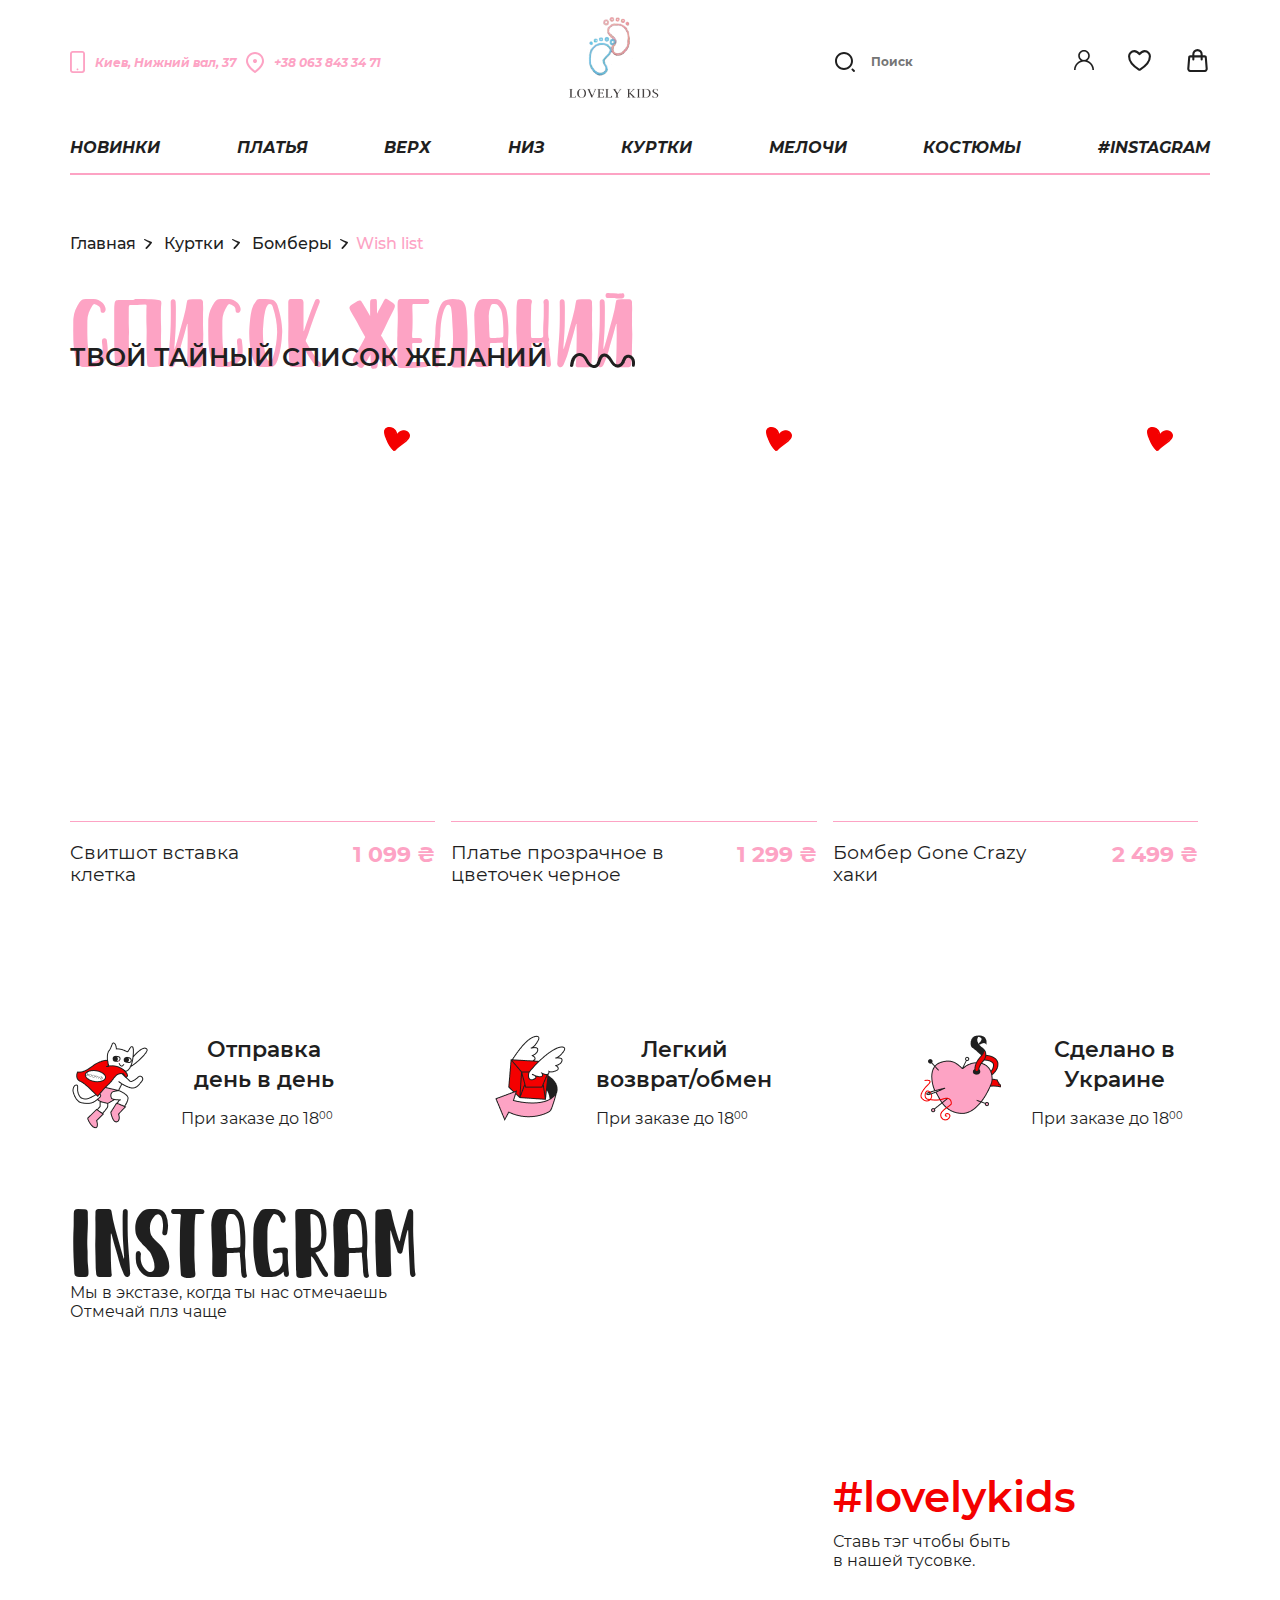
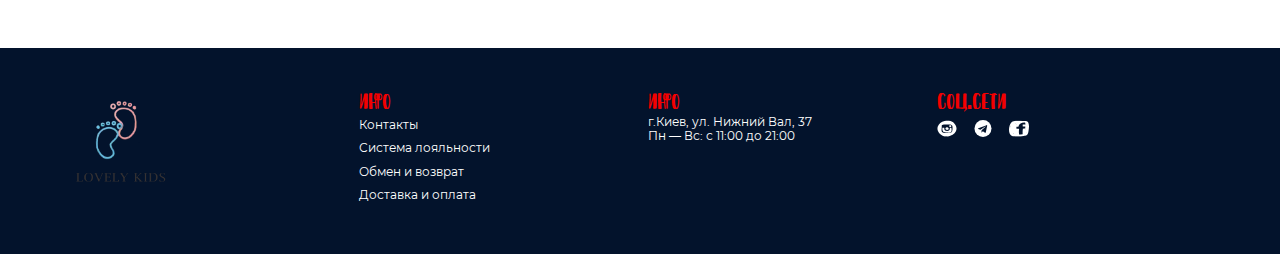
<file: likes.html>
<!DOCTYPE html>
<html lang="en">
  <head>
    <meta charset="UTF-8">
    <meta http-equiv="X-UA-Compatible" content="IE=edge">
    <meta name="viewport" content="width=device-width, initial-scale=1.0">
    <link rel="stylesheet" href="assets/css/style.css">
    <title>Document</title>
  </head>
  <body> 
    <header class="header"> 
      <div class="container"> 
        <div class="header__top"> 
          <div class="header__top--left"> 
            <div class="header__top--adress">
               <svg width="15" height="22" viewBox="0 0 15 22" fill="none" xmlns="http://www.w3.org/2000/svg"><path d="M2.8125 0C1.27031 0 0 1.24208 0 2.75V19.25C0 20.7579 1.27031 22 2.8125 22H12.1875C13.7297 22 15 20.7579 15 19.25V2.75C15 1.24208 13.7297 0 12.1875 0H2.8125ZM2.8125 1.83333H12.1875C12.7078 1.83333 13.125 2.24125 13.125 2.75V19.25C13.125 19.7588 12.7078 20.1667 12.1875 20.1667H2.8125C2.29219 20.1667 1.875 19.7588 1.875 19.25V2.75C1.875 2.24125 2.29219 1.83333 2.8125 1.83333ZM7.5 17.4167C7.25136 17.4167 7.0129 17.5132 6.83709 17.6852C6.66127 17.8571 6.5625 18.0902 6.5625 18.3333C6.5625 18.5764 6.66127 18.8096 6.83709 18.9815C7.0129 19.1534 7.25136 19.25 7.5 19.25C7.74864 19.25 7.9871 19.1534 8.16291 18.9815C8.33873 18.8096 8.4375 18.5764 8.4375 18.3333C8.4375 18.0902 8.33873 17.8571 8.16291 17.6852C7.9871 17.5132 7.74864 17.4167 7.5 17.4167Z" fill="#FDA3C4"/>
</svg>Киев, Нижний вал, 37
            </div>
            <div class="header__top--phone">
               <svg width="18" height="21" viewBox="0 0 18 21" fill="none" xmlns="http://www.w3.org/2000/svg"><path d="M9 0C11.3869 0 13.6761 0.948212 15.364 2.63604C17.0518 4.32387 18 6.61305 18 9C18 12.726 15.16 16.63 9.6 20.8C9.4269 20.9298 9.21637 21 9 21C8.78363 21 8.5731 20.9298 8.4 20.8C2.84 16.63 0 12.726 0 9C0 6.61305 0.948211 4.32387 2.63604 2.63604C4.32387 0.948212 6.61305 0 9 0ZM9 2C7.14348 2 5.36301 2.7375 4.05025 4.05025C2.7375 5.36301 2 7.14348 2 9C2 11.71 4.118 14.836 8.448 18.306L9 18.742L9.552 18.306C13.882 14.836 16 11.71 16 9C16 7.14348 15.2625 5.36301 13.9497 4.05025C12.637 2.7375 10.8565 2 9 2ZM9 7C9.53043 7 10.0391 7.21071 10.4142 7.58579C10.7893 7.96086 11 8.46957 11 9C11 9.53043 10.7893 10.0391 10.4142 10.4142C10.0391 10.7893 9.53043 11 9 11C8.46957 11 7.96086 10.7893 7.58579 10.4142C7.21071 10.0391 7 9.53043 7 9C7 8.46957 7.21071 7.96086 7.58579 7.58579C7.96086 7.21071 8.46957 7 9 7Z" fill="#FDA3C4"/>
</svg>+38 063 843 34 71
            </div>
          </div>
          <div class="header__top--center"> <img src="assets/img/glavniy/logo.png" alt=""></div>
          <div class="header__top--right"> 
            <div class="header__search">
               <svg width="20" height="20" viewBox="0 0 20 20" fill="none" xmlns="http://www.w3.org/2000/svg"><path fill-rule="evenodd" clip-rule="evenodd" d="M18 9C18 4.032 13.968 0 9 0C4.032 0 0 4.032 0 9C0 13.968 4.032 18 9 18C13.968 18 18 13.968 18 9ZM16 9C16 12.867 12.867 16 9 16C5.132 16 2 12.867 2 9C2 5.132 5.132 2 9 2C12.867 2 16 5.132 16 9ZM16.6618 16.8937C16.3395 17.214 16.3379 17.735 16.6583 18.0574L18.315 19.7239C18.6353 20.0462 19.1563 20.0478 19.4786 19.7274L19.7289 19.4787C20.0512 19.1583 20.0527 18.6373 19.7323 18.315L18.0757 16.6484C17.7553 16.3261 17.2343 16.3246 16.912 16.6449L16.6618 16.8937Z" fill="#1F1F1F"/>
</svg>
              <input type="text" placeholder="Поиск">
            </div>
            <div class="header__user"><a href="#">
                 <svg width="20" height="20" version="1.1" id="Capa_1" fill="#1F1F1F"  xmlns="http://www.w3.org/2000/svg" xmlns:xlink="http://www.w3.org/1999/xlink" x="0px" y="0px" viewBox="0 0 512 512" style="enable-background:new 0 0 512 512;" xml:space="preserve">
<g>
<g>
<path d="M437.02,330.98c-27.883-27.882-61.071-48.523-97.281-61.018C378.521,243.251,404,198.548,404,148 C404,66.393,337.607,0,256,0S108,66.393,108,148c0,50.548,25.479,95.251,64.262,121.962 c-36.21,12.495-69.398,33.136-97.281,61.018C26.629,379.333,0,443.62,0,512h40c0-119.103,96.897-216,216-216s216,96.897,216,216 h40C512,443.62,485.371,379.333,437.02,330.98z M256,256c-59.551,0-108-48.448-108-108S196.449,40,256,40 c59.551,0,108,48.448,108,108S315.551,256,256,256z" stroke="#1F1F1F" stroke-width="2" stroke-linecap="round" stroke-linejoin="round" />
</g>
</g>
<g>
</g>
<g>
</g>
<g>
</g>
<g>
</g>
<g>
</g>
<g>
</g>
<g>
</g>
<g>
</g>
<g>
</g>
<g>
</g>
<g>
</g>
<g>
</g>
<g>
</g>
<g>
</g>
<g>
</g>
</svg></a></div>
            <div class="header__btns"> 
              <button class="header__btn--menu">
                <div class="menu--title">Меню</div>
              </button>
              <button class="header__message"><svg width="23" height="20" viewBox="0 0 32 32" fill="none" xmlns="http://www.w3.org/2000/svg"><path d="M20 13.375L14 19.625L23 29L29 4L2 14.9375L8 18.0625L11 27.4375L13.25 24.3125" stroke="#1F1F1F" stroke-width="2" stroke-linecap="round" stroke-linejoin="round"/>
</svg>
                <div class="menu--title">Написать</div>
              </button>
              <button class="header__likes">
                <a href="likes.html">
                  <svg width="25" height="25" viewBox="0 0 24 24" fill="none" xmlns="http://www.w3.org/2000/svg"><path d="M6.99985 3C4.23885 3 1.99985 5.216 1.99985 7.95C1.99985 10.157 2.87485 15.395 11.4878 20.69C11.6421 20.7839 11.8193 20.8335 11.9998 20.8335C12.1804 20.8335 12.3576 20.7839 12.5118 20.69C21.1248 15.395 21.9998 10.157 21.9998 7.95C21.9998 5.216 19.7608 3 16.9998 3C14.2388 3 11.9998 6 11.9998 6C11.9998 6 9.76085 3 6.99985 3Z" stroke="#1F1F1F" stroke-width="2" stroke-linecap="round" stroke-linejoin="round"/>
                  </svg>
                </a>
                <div class="menu--title">Wish list</div>
              </button>
              <button class="header__cart">
                <a href="order.html">
                  <svg width="25" height="25" viewBox="0 0 24 24" fill="none" xmlns="http://www.w3.org/2000/svg"><path d="M4.05068 8.92C4.07079 8.6694 4.18455 8.43557 4.36931 8.26508C4.55407 8.09459 4.79627 7.99995 5.04768 8H18.9517C19.2031 7.99995 19.4453 8.09459 19.63 8.26508C19.8148 8.43557 19.9286 8.6694 19.9487 8.92L20.8257 19.84C20.8478 20.1152 20.8126 20.392 20.7225 20.6529C20.6324 20.9139 20.4892 21.1533 20.302 21.3562C20.1148 21.5592 19.8876 21.7211 19.6347 21.8319C19.3818 21.9427 19.1088 21.9999 18.8327 22H5.16668C4.8906 21.9999 4.61753 21.9427 4.36466 21.8319C4.11178 21.7211 3.88459 21.5592 3.69737 21.3562C3.51016 21.1533 3.36698 20.9139 3.27685 20.6529C3.18672 20.392 3.15159 20.1152 3.17368 19.84L4.04968 8.92H4.05068Z" stroke="#1F1F1F" stroke-width="2" stroke-linecap="round" stroke-linejoin="round"/><path d="M15.9998 11V6C15.9998 4.93913 15.5784 3.92172 14.8283 3.17157C14.0781 2.42143 13.0607 2 11.9998 2C10.939 2 9.92157 2.42143 9.17142 3.17157C8.42127 3.92172 7.99985 4.93913 7.99985 6V11" stroke="#1F1F1F" stroke-width="2" stroke-linecap="round" stroke-linejoin="round"/>
                  </svg>
                </a>
                <div class="menu--title">Корзина</div>
              </button>
            </div>
          </div>
        </div>
        <div class="header__menu"> 
          <ul> 
            <li><a href="index.html">Новинки </a></li>
            <li><a href="allproducts.html">Платья </a></li>
            <li><a href="category.html">Верх </a></li>
            <li><a href="category.html">Низ </a></li>
            <li><a href="notfound.html">куртки </a></li>
            <li><a href="notfound.html">Мелочи </a></li>
            <li><a href="product.html">Костюмы </a></li>
            <li><a href="insta.html">#Instagram </a></li>
          </ul>
        </div>
      </div>
    </header>
    <div class="container"> 
      <div class="likes"> 
        <div class="breadcrumps"> <a href="index.html">
            Главная<svg width="8" height="10" viewBox="0 0 8 10" fill="none" xmlns="http://www.w3.org/2000/svg"><path d="M3.01144 9.7476C4.76772 8.00846 6.38624 6.1302 7.86702 4.1128C8.21139 3.66063 7.83258 2.93016 7.35047 2.82581C5.0432 2.26929 2.90812 1.2258 0.807481 0.0779659C0.18762 -0.269862 -0.328923 0.634507 0.256502 1.0519C1.97834 2.2693 3.83793 3.17365 5.76638 4.00844C4.52666 5.57366 3.18361 7.06934 1.77171 8.46065C0.945224 9.26065 2.18496 10.5476 3.01144 9.7476Z" fill="#1F1F1F"/>
</svg></a><a href="#">
            Куртки<svg width="8" height="10" viewBox="0 0 8 10" fill="none" xmlns="http://www.w3.org/2000/svg"><path d="M3.01144 9.7476C4.76772 8.00846 6.38624 6.1302 7.86702 4.1128C8.21139 3.66063 7.83258 2.93016 7.35047 2.82581C5.0432 2.26929 2.90812 1.2258 0.807481 0.0779659C0.18762 -0.269862 -0.328923 0.634507 0.256502 1.0519C1.97834 2.2693 3.83793 3.17365 5.76638 4.00844C4.52666 5.57366 3.18361 7.06934 1.77171 8.46065C0.945224 9.26065 2.18496 10.5476 3.01144 9.7476Z" fill="#1F1F1F"/>
</svg></a><a href="#">
            Бомберы<svg width="8" height="10" viewBox="0 0 8 10" fill="none" xmlns="http://www.w3.org/2000/svg"><path d="M3.01144 9.7476C4.76772 8.00846 6.38624 6.1302 7.86702 4.1128C8.21139 3.66063 7.83258 2.93016 7.35047 2.82581C5.0432 2.26929 2.90812 1.2258 0.807481 0.0779659C0.18762 -0.269862 -0.328923 0.634507 0.256502 1.0519C1.97834 2.2693 3.83793 3.17365 5.76638 4.00844C4.52666 5.57366 3.18361 7.06934 1.77171 8.46065C0.945224 9.26065 2.18496 10.5476 3.01144 9.7476Z" fill="#1F1F1F"/>
</svg></a><a class="active" href="#">Wish list</a></div>
        <div class="bigtitle">
           твой тайный список желаний</div>
        <div class="likes__items">
          <div class="row"> 
            <div class="col-4"> 
              <div class="item"><a href="#">
                  <div class="item__top" style="background-image: url(https://i.pinimg.com/236x/ba/9b/d5/ba9bd5c3cf9ac45b7638d77520e63fc9.jpg)"> 
                    <button>
                       <svg width="26" height="24" viewBox="0 0 26 24" fill="none" xmlns="http://www.w3.org/2000/svg"><path d="M21.5 3.99982C17.5 2.39982 13.8333 6.66649 12.5 8.99982C12 7.33315 10.9 3.69986 10.5 2.50004C9.99996 1.00026 4.99996 -0.499958 1.99996 1.50004C-1.00004 3.50004 1.49996 7.00004 1.99996 10.5C2.49996 14 8.49996 22.5 8.99996 23C9.39996 23.4 10.5 23.1667 11 23C12.6 21 21 13.8334 25 10.5C25.5 8.99997 25.5 5.59982 21.5 3.99982Z" fill="#F40000"/><path d="M22.5425 14.4295C18.6622 17.6197 14.3076 19.8736 11.2464 23.6879C11.0308 23.9307 10.6859 23.9653 10.341 23.8613C10.1254 24.0347 9.7374 24.0693 9.4356 23.8266C5.90018 20.6018 3.78753 16.8568 2.27851 12.8691C1.07129 9.67893 -1.42936 4.7203 1.0713 1.70351C2.70967 -0.307677 6.0295 -0.4117 8.65951 0.732599C11.5913 2.0156 12.7123 4.37354 13.2728 6.76616C14.4369 5.03237 16.1615 3.54134 18.8777 3.22925C22.0251 2.8825 24.7845 4.5816 25.6899 6.90487C26.7678 9.74828 24.8707 12.4877 22.5425 14.4295ZM23.6635 6.69683C22.3269 4.54693 19.0502 4.09614 16.8082 5.41382C15.0405 6.41942 14.2645 8.04917 13.5746 9.60957C13.3159 10.2337 11.9794 10.0604 11.8931 9.40153C11.5051 6.62747 11.0308 2.91717 7.15049 1.66885C5.7277 1.04468 4.64983 1.35677 3.78753 2.53574C2.01982 3.05588 1.37311 3.99212 1.89049 5.41382C1.97672 6.66215 2.40787 7.91048 2.75279 9.12413C4.17558 13.9787 6.24508 18.6253 9.90985 22.7863C12.6261 19.1801 16.4202 16.9955 20.2574 14.1868C22.7581 12.3836 25.4312 9.54023 23.6635 6.69683Z" fill="#F40000"/>
</svg>
                    </button>
                  </div></a>
                <div class="item__bottom"> 
                  <div class="item__bottom--title"> <a href="#">Cвитшот вставка клетка </a></div>
                  <div class="item__bottom--price">1 099 ₴</div>
                </div>
              </div>
            </div>
            <div class="col-4"> 
              <div class="item"><a href="#">
                  <div class="item__top" style="background-image: url(https://i.pinimg.com/236x/4e/68/77/4e687702700ff60d7b46f5a84eed92bf.jpg)"> 
                    <button>
                       <svg width="26" height="24" viewBox="0 0 26 24" fill="none" xmlns="http://www.w3.org/2000/svg"><path d="M21.5 3.99982C17.5 2.39982 13.8333 6.66649 12.5 8.99982C12 7.33315 10.9 3.69986 10.5 2.50004C9.99996 1.00026 4.99996 -0.499958 1.99996 1.50004C-1.00004 3.50004 1.49996 7.00004 1.99996 10.5C2.49996 14 8.49996 22.5 8.99996 23C9.39996 23.4 10.5 23.1667 11 23C12.6 21 21 13.8334 25 10.5C25.5 8.99997 25.5 5.59982 21.5 3.99982Z" fill="#F40000"/><path d="M22.5425 14.4295C18.6622 17.6197 14.3076 19.8736 11.2464 23.6879C11.0308 23.9307 10.6859 23.9653 10.341 23.8613C10.1254 24.0347 9.7374 24.0693 9.4356 23.8266C5.90018 20.6018 3.78753 16.8568 2.27851 12.8691C1.07129 9.67893 -1.42936 4.7203 1.0713 1.70351C2.70967 -0.307677 6.0295 -0.4117 8.65951 0.732599C11.5913 2.0156 12.7123 4.37354 13.2728 6.76616C14.4369 5.03237 16.1615 3.54134 18.8777 3.22925C22.0251 2.8825 24.7845 4.5816 25.6899 6.90487C26.7678 9.74828 24.8707 12.4877 22.5425 14.4295ZM23.6635 6.69683C22.3269 4.54693 19.0502 4.09614 16.8082 5.41382C15.0405 6.41942 14.2645 8.04917 13.5746 9.60957C13.3159 10.2337 11.9794 10.0604 11.8931 9.40153C11.5051 6.62747 11.0308 2.91717 7.15049 1.66885C5.7277 1.04468 4.64983 1.35677 3.78753 2.53574C2.01982 3.05588 1.37311 3.99212 1.89049 5.41382C1.97672 6.66215 2.40787 7.91048 2.75279 9.12413C4.17558 13.9787 6.24508 18.6253 9.90985 22.7863C12.6261 19.1801 16.4202 16.9955 20.2574 14.1868C22.7581 12.3836 25.4312 9.54023 23.6635 6.69683Z" fill="#F40000"/>
</svg>
                    </button>
                  </div></a>
                <div class="item__bottom"> 
                  <div class="item__bottom--title"> <a href="#">Платье прозрачное в цветочек черное </a></div>
                  <div class="item__bottom--price">1 299 ₴</div>
                </div>
              </div>
            </div>
            <div class="col-4"> 
              <div class="item"><a href="#">
                  <div class="item__top" style="background-image: url(https://i.pinimg.com/236x/72/25/12/7225126e50ff92047af8cd71e3012b27.jpg)"> 
                    <button>
                       <svg width="26" height="24" viewBox="0 0 26 24" fill="none" xmlns="http://www.w3.org/2000/svg"><path d="M21.5 3.99982C17.5 2.39982 13.8333 6.66649 12.5 8.99982C12 7.33315 10.9 3.69986 10.5 2.50004C9.99996 1.00026 4.99996 -0.499958 1.99996 1.50004C-1.00004 3.50004 1.49996 7.00004 1.99996 10.5C2.49996 14 8.49996 22.5 8.99996 23C9.39996 23.4 10.5 23.1667 11 23C12.6 21 21 13.8334 25 10.5C25.5 8.99997 25.5 5.59982 21.5 3.99982Z" fill="#F40000"/><path d="M22.5425 14.4295C18.6622 17.6197 14.3076 19.8736 11.2464 23.6879C11.0308 23.9307 10.6859 23.9653 10.341 23.8613C10.1254 24.0347 9.7374 24.0693 9.4356 23.8266C5.90018 20.6018 3.78753 16.8568 2.27851 12.8691C1.07129 9.67893 -1.42936 4.7203 1.0713 1.70351C2.70967 -0.307677 6.0295 -0.4117 8.65951 0.732599C11.5913 2.0156 12.7123 4.37354 13.2728 6.76616C14.4369 5.03237 16.1615 3.54134 18.8777 3.22925C22.0251 2.8825 24.7845 4.5816 25.6899 6.90487C26.7678 9.74828 24.8707 12.4877 22.5425 14.4295ZM23.6635 6.69683C22.3269 4.54693 19.0502 4.09614 16.8082 5.41382C15.0405 6.41942 14.2645 8.04917 13.5746 9.60957C13.3159 10.2337 11.9794 10.0604 11.8931 9.40153C11.5051 6.62747 11.0308 2.91717 7.15049 1.66885C5.7277 1.04468 4.64983 1.35677 3.78753 2.53574C2.01982 3.05588 1.37311 3.99212 1.89049 5.41382C1.97672 6.66215 2.40787 7.91048 2.75279 9.12413C4.17558 13.9787 6.24508 18.6253 9.90985 22.7863C12.6261 19.1801 16.4202 16.9955 20.2574 14.1868C22.7581 12.3836 25.4312 9.54023 23.6635 6.69683Z" fill="#F40000"/>
</svg>
                    </button>
                  </div></a>
                <div class="item__bottom"> 
                  <div class="item__bottom--title"> <a href="#">Бомбер Gone Crazy хаки </a></div>
                  <div class="item__bottom--price">2 499 ₴</div>
                </div>
              </div>
            </div>
          </div>
        </div>
        <div class="info"> 
          <div class="container"> 
            <div class="row"> 
              <div class="col-4"> 
                <div class="info__box"> 
                  <div class="box__img"><img src="assets/img/glavniy/col1.png" alt=""></div>
                  <div class="box__title"> 
                    <div class="t">
                       Отправка день в день</div>
                    <div class="p">
                       При заказе до 18</div>
                  </div>
                </div>
              </div>
              <div class="col-4"> 
                <div class="info__box"> 
                  <div class="box__img"><img src="assets/img/glavniy/col2.png" alt=""></div>
                  <div class="box__title"> 
                    <div class="t">
                       Легкий возврат/обмен</div>
                    <div class="p">
                       При заказе до 18</div>
                  </div>
                </div>
              </div>
              <div class="col-4"> 
                <div class="info__box"> 
                  <div class="box__img"><img src="assets/img/glavniy/col3.png" alt=""></div>
                  <div class="box__title"> 
                    <div class="t">
                       Сделано в Украине</div>
                    <div class="p">
                       При заказе до 18</div>
                  </div>
                </div>
              </div>
            </div>
          </div>
        </div>
        <div class="instagram"> 
          <div class="container"> 
            <div class="row"> 
              <div class="col-4"> 
                <div class="titles">Instagram</div>
                <div class="text">Мы в экстазе, когда ты нас отмечаешь Отмечай плз чаще</div>
                <div class="images bottom">
                  <div class="img1" style="background-image: url(https://i.pinimg.com/236x/da/90/4d/da904d743a76f6bec4d98db7c44164d8.jpg)"></div>
                  <div class="img2 bottom" style="background-image: url(https://i.pinimg.com/236x/da/90/4d/da904d743a76f6bec4d98db7c44164d8.jpg)"></div>
                </div>
              </div>
              <div class="col-4"> 
                <div class="box" style="background-image: url(https://i.pinimg.com/236x/da/90/4d/da904d743a76f6bec4d98db7c44164d8.jpg)"></div>
              </div>
              <div class="col-4"> 
                <div class="images">
                  <div class="img2" style="background-image: url(https://i.pinimg.com/236x/da/90/4d/da904d743a76f6bec4d98db7c44164d8.jpg)"></div>
                  <div class="img1" style="background-image: url(https://i.pinimg.com/236x/da/90/4d/da904d743a76f6bec4d98db7c44164d8.jpg)"></div>
                </div>
                <div class="heshtagtitles">
                  <div class="title1">#lovelykids </div>
                  <div class="text">Ставь тэг чтобы быть <br> в нашей  тусовке.</div>
                </div>
              </div>
            </div>
          </div>
        </div>
      </div>
    </div>
    <footer class="footer"> 
      <div class="container"> 
        <div class="row"> 
          <div class="col-3"> <a href="index.html"><img src="assets/img/glavniy/logo.png" alt=""></a></div>
          <div class="col-3"> 
            <div class="footer__title">ИНФО</div>
            <ul> 
              <li> <a href="contact.html">Контакты </a></li>
              <li> <a href="loyalty.html">Система лояльности</a></li>
              <li> <a href="exchange.html">Обмен и возврат</a></li>
              <li> <a href="delivery.html">Доставка и оплата</a></li>
            </ul>
          </div>
          <div class="col-3"> 
            <div class="footer__title">ИНФО</div>
            <div class="footer__text">г.Киев, ул. Нижний Вал, 37</div>
            <div class="footer__text">Пн — Вс: с 11:00 до 21:00</div>
          </div>
          <div class="col-3"> 
            <div class="footer__title">СОЦ.СЕТИ</div>
            <ul class="footer__social"> 
              <li> <a href="#"><svg width="20" height="17" viewBox="0 0 20 17" fill="none" xmlns="http://www.w3.org/2000/svg"><g clip-path="url(#clip0_99_1792)"><path d="M11.4641 7.96805C11.1859 7.50209 10.2911 6.95939 9.71617 7.34278C8.88579 7.34601 8.39877 8.11977 8.44525 8.76634C8.51676 9.76051 9.86807 10.156 10.9129 9.81228C11.8514 9.50344 11.8418 8.59996 11.4641 7.96805ZM10.1942 9.59117C10.3276 9.57502 10.4608 9.54307 10.5899 9.49532C10.6044 9.5051 10.6198 9.5133 10.6353 9.52186C10.4936 9.56585 10.3442 9.58837 10.1942 9.59117Z" fill="white"/><path d="M14.1874 5.85177C14.194 5.68827 14.1823 5.52442 14.1682 5.37096C14.1592 5.27276 14.0733 5.19096 13.9446 5.1907C13.6961 5.19009 12.8959 5.11205 12.6228 5.29685C12.5466 5.22937 12.3827 5.2532 12.3731 5.37105C12.3353 5.83073 12.3096 6.29006 12.3055 6.75079C12.3048 6.82281 12.3701 6.9005 12.4611 6.91551C12.5765 6.93445 12.6965 6.94938 12.817 6.95724C12.8251 6.96806 12.835 6.97827 12.8471 6.98744C13.1269 7.20166 13.6763 7.03816 14.0026 6.99722C14.0738 6.98823 14.1387 6.92817 14.1551 6.87422C14.2557 6.54609 14.2791 6.18365 14.1874 5.85177Z" fill="white"/><path d="M14.454 8.28465C14.4387 8.18287 14.3413 8.12613 14.2407 8.11487C14.3691 8.00645 14.2509 7.77705 14.0209 7.82113C13.6985 7.88285 13.3681 7.88407 13.0432 7.83213C12.9236 7.81301 12.8393 7.87587 12.8159 7.94884C12.7764 7.98734 12.7568 8.03963 12.7773 8.10274C13.2927 9.69128 12.2383 10.9831 10.1532 11.0143C8.19538 11.0436 6.94234 9.83968 7.34052 8.30831C7.35438 8.25506 7.34593 8.18392 7.28764 8.14717C7.28764 8.14717 7.28017 8.14158 7.27063 8.1346C7.31224 8.0762 7.31494 7.99947 7.24311 7.93505C7.23661 7.92929 7.22892 7.92492 7.22187 7.91977C7.23704 7.89088 7.24885 7.85998 7.25286 7.8248C7.26077 7.75558 7.17485 7.69718 7.09457 7.69727C7.00908 7.69735 6.9392 7.71804 6.87061 7.74484C6.85176 7.73838 6.83171 7.73306 6.80907 7.7307C6.38478 7.68609 5.99484 7.78447 5.57228 7.81013C5.45949 7.81694 5.36306 7.88136 5.36371 7.97817C5.36761 8.48918 5.37043 9.00019 5.37585 9.5112C5.37476 9.54489 5.38733 9.57108 5.40467 9.59351C5.42352 10.326 5.69905 11.0957 6.07837 11.5799C6.86584 12.5852 8.73863 12.5048 10.0279 12.5635C11.1293 12.6136 13.4878 12.8556 14.1555 11.9037C14.8344 10.9359 14.6109 9.34106 14.454 8.28465ZM13.2425 11.1464C13.2392 11.1439 13.2361 11.1407 13.2325 11.1381C13.2903 10.9692 13.3402 10.7993 13.3805 10.6272C13.3912 10.6044 13.4021 10.5815 13.4132 10.5586C13.4084 10.5899 13.4025 10.6209 13.3971 10.6519C13.3429 10.8162 13.2913 10.9811 13.2425 11.1464ZM12.8068 12.1297C12.9087 12.0869 13.0063 12.0347 13.0976 11.9709L13.126 11.9785C13.1488 11.9846 13.1702 11.9867 13.1911 11.9869C13.2047 12.0024 13.2221 12.0155 13.2415 12.0266C13.0998 12.0854 12.9435 12.1304 12.777 12.1642C12.7889 12.1535 12.7993 12.1426 12.8068 12.1297ZM6.94385 8.22032C6.91362 8.3063 6.89022 8.39098 6.87039 8.47478C6.864 8.42057 6.85598 8.36627 6.84602 8.31189C6.886 8.27523 6.90431 8.22346 6.89531 8.17554C6.91753 8.18017 6.93952 8.1854 6.96011 8.19239C6.95447 8.20146 6.94754 8.20976 6.94385 8.22032ZM10.0497 12.2056C10.1991 12.1977 10.3486 12.1902 10.498 12.1815C10.4982 12.1948 10.499 12.2077 10.5021 12.2209C10.4108 12.2166 10.3233 12.2131 10.2415 12.2105C10.1794 12.2084 10.1148 12.207 10.0497 12.2056Z" fill="white"/><path d="M17.0797 3.1396C16.003 2.0481 14.5415 1.21193 12.8859 0.802526C11.1885 0.382738 9.24833 0.576265 7.57176 0.965326C4.23682 1.73943 1.68176 3.88167 0.784102 6.56809C0.444323 7.58469 0.375848 8.59667 0.537286 9.57644C0.537286 9.58046 0.535335 9.5836 0.53566 9.58788C0.558197 9.80663 0.607928 10.0131 0.674671 10.212C1.01228 11.454 1.72358 12.6322 2.74454 13.6849C4.50823 15.5036 7.54445 17.0398 10.4848 16.4833C10.4831 16.5992 10.5965 16.716 10.7719 16.6691C14.2852 15.7313 17.5186 14.1146 18.9298 11.2359C20.2775 8.48791 19.3044 5.39479 17.0797 3.1396ZM0.935572 9.44961C0.905668 9.24298 0.886923 9.03584 0.880531 8.82861C0.884106 8.8493 0.887899 8.86999 0.891799 8.89067C0.906426 9.08429 0.932104 9.27572 0.962767 9.46567C0.953991 9.45999 0.944456 9.45502 0.935572 9.44961ZM1.93389 8.47865C1.92294 8.50964 1.91178 8.54046 1.90041 8.57127C1.89727 8.51052 1.89391 8.44976 1.89326 8.38883C1.90756 8.34859 1.92154 8.30835 1.93551 8.26802C1.93389 8.3382 1.93302 8.40838 1.93389 8.47865ZM9.65268 15.2695C9.50749 15.2462 9.36231 15.223 9.21712 15.2002C9.36328 15.2104 9.50934 15.2232 9.6555 15.2349C9.65257 15.2465 9.6529 15.258 9.65268 15.2695ZM15.4201 14.3011C15.5025 14.2747 15.5844 14.2461 15.6656 14.2154C15.5981 14.2594 15.5318 14.3045 15.4629 14.3474C15.4517 14.3303 15.4369 14.3148 15.4201 14.3011ZM10.4526 3.55983C10.5378 3.56279 10.6225 3.56742 10.7072 3.57266C10.707 3.57318 10.7067 3.57362 10.7065 3.57405C10.5205 3.58147 10.3349 3.59204 10.1499 3.60653C10.251 3.59177 10.3517 3.5758 10.4526 3.55983ZM3.24424 12.1018C3.20101 11.9834 3.15832 11.8648 3.1139 11.7468C3.18801 11.8877 3.26591 12.0274 3.34598 12.1665C3.3125 12.1448 3.27826 12.1234 3.24424 12.1018ZM3.70678 5.12201C3.67427 5.14086 3.64079 5.15867 3.60742 5.17665C3.59334 5.16766 3.57904 5.15902 3.56257 5.153C3.63733 5.09887 3.7096 5.04309 3.7823 4.9874C3.75543 5.0314 3.73072 5.07653 3.70678 5.12201ZM4.14916 11.0007C4.15079 10.9408 4.1509 10.881 4.15285 10.8211C4.15902 10.8297 4.16346 10.8389 4.16975 10.8473C4.17257 10.8511 4.17625 10.853 4.1795 10.8561C4.19727 10.9547 4.21959 11.0524 4.24537 11.1492C4.21287 11.1 4.18134 11.0502 4.14916 11.0007ZM5.32668 12.2145C4.34018 11.3857 4.52079 9.91985 4.60325 8.87618C4.68613 7.82833 4.89297 6.73805 4.68765 5.69089C4.71138 5.63965 4.74226 5.59338 4.77205 5.54633C4.91897 5.41234 5.05571 5.27232 5.17771 5.12419C6.06887 4.49184 7.72713 4.47081 8.78677 4.44209C10.2966 4.40123 11.9176 4.28234 13.403 4.52947C15.2053 4.82932 15.5459 6.13695 15.5252 7.44145C15.5039 8.79142 15.5855 10.2034 15.1272 11.514C14.5427 13.1847 12.3597 13.133 10.5667 13.1133C9.62938 13.103 8.69315 13.0409 7.76071 12.9677C6.85027 12.8963 5.98403 12.767 5.32668 12.2145ZM8.12584 16.1037C8.53247 16.1503 8.9404 16.1896 9.34941 16.2241C8.93401 16.2128 8.52532 16.1726 8.12584 16.1037Z" fill="white"/></g><defs><clipPath id="clip0_99_1792"><rect width="20" height="16.1134" fill="white" transform="translate(0 0.566406)"/></clipPath></defs></svg></a></li>
              <li><a href="#"><svg enable-background="new 0 0 24 24" height="17" viewBox="0 0 24 24" fill="none" width="20" xmlns="http://www.w3.org/2000/svg"><circle cx="12" cy="12" fill="white" r="12"/><path d="m5.491 11.74 11.57-4.461c.537-.194 1.006.131.832.943l.001-.001-1.97 9.281c-.146.658-.537.818-1.084.508l-3-2.211-1.447 1.394c-.16.16-.295.295-.605.295l.213-3.053 5.56-5.023c.242-.213-.054-.333-.373-.121l-6.871 4.326-2.962-.924c-.643-.204-.657-.643.136-.953z" fill="#03132C"/></svg></a></li>
              <li> <a href="#">
                   <svg width="20" height="17" viewBox="0 0 20 17" fill="none" xmlns="http://www.w3.org/2000/svg"><g clip-path="url(#clip0_99_1789)"><path d="M19.361 2.70521C18.5612 0.580757 16.128 0.903571 13.8602 0.910715C10.7294 0.920517 6.36127 0.0455309 3.5659 1.54654C1.64695 2.57695 0.888181 4.81763 0.436773 6.51427C-0.146922 8.70776 -0.180948 11.0805 0.551533 13.2512C1.0515 14.7331 2.71103 16.6779 4.8232 16.372C6.18103 16.5892 7.54454 16.6115 8.94279 16.5552C10.7168 16.484 12.797 16.4576 14.4785 15.9805C14.5275 15.9666 14.5684 15.9415 14.6049 15.9127C15.1189 15.8588 15.6337 15.7945 16.1502 15.7081C18.6418 15.292 19.118 13.3894 19.4131 11.6274C19.911 8.65285 20.4608 5.62507 19.361 2.70521ZM2.03753 5.32336C2.03031 5.35368 2.0301 5.38417 2.03444 5.41424C1.97608 5.65407 1.91803 5.89389 1.86719 6.1338C1.85843 6.14851 1.8474 6.1608 1.84152 6.17849C1.69181 6.63389 1.55715 7.0902 1.43331 7.54717C1.4296 7.54941 1.42537 7.55116 1.42177 7.55348C1.5389 6.93843 1.67851 6.38958 1.81265 5.96176C1.88008 5.74686 1.9603 5.51633 2.05031 5.28091C2.04671 5.29553 2.04093 5.30866 2.03753 5.32336ZM4.10908 13.4072C4.06742 13.3432 4.02814 13.278 3.9839 13.2155C4.05783 13.2375 4.12959 13.262 4.20012 13.2885C4.35654 13.4447 4.50573 13.6052 4.64926 13.7691C4.45892 13.6575 4.28013 13.5357 4.10908 13.4072ZM6.43478 3.80856C6.40777 3.74551 6.38179 3.68221 6.35735 3.6185C6.52511 3.56375 6.69245 3.50826 6.86042 3.45402C6.72586 3.57613 6.58481 3.69484 6.43478 3.80856ZM6.97033 5.10181C7.14685 4.93384 7.31234 4.7613 7.46937 4.58453C7.51041 4.56069 7.55237 4.53768 7.59259 4.513C7.43524 4.70349 7.2879 4.90036 7.14448 5.09965C7.08643 5.10032 7.02838 5.10131 6.97033 5.10181ZM8.92144 10.4254C8.93165 10.2218 8.94825 10.0192 8.9466 9.8136C8.94598 9.74315 8.91567 9.69173 8.87298 9.6531C8.94423 9.65069 9.01754 9.65169 9.08724 9.64679C9.01177 9.90389 8.96124 10.1641 8.92144 10.4254ZM14.1211 8.65384C13.7139 8.66888 13.6372 9.05026 13.88 9.21499C13.6373 9.83337 13.6681 10.49 13.6301 11.1555C13.5716 12.1814 13.6055 13.208 13.6764 14.2327C12.4534 14.308 11.2256 14.4053 9.99748 14.5068C10.0834 13.9921 9.93747 13.3637 9.92696 12.9238C9.90252 11.9004 9.8423 10.8488 10.0327 9.83337C10.0586 9.6953 10.0309 9.56663 9.92458 9.46893C10.212 9.30105 10.1728 8.95971 9.80292 8.84183C9.15653 8.63598 8.26753 8.71016 7.5102 8.73974C7.35977 8.13922 7.36399 7.46427 7.52175 6.86699C8.06977 6.84148 8.61748 6.80277 9.16437 6.76971C9.46575 6.75152 9.58433 6.54351 9.52947 6.36939C9.53917 6.3556 9.55144 6.34264 9.55845 6.32802C9.73734 5.95345 9.76209 5.5641 9.90582 5.1794C10.1661 4.4826 10.9037 3.90825 11.5996 3.48392C12.9173 2.68013 14.6004 2.42992 16.2 2.64017C16.2701 3.25357 16.3877 3.86032 16.4868 4.47014C16.2865 4.45884 16.0828 4.46516 15.9022 4.46781C15.3067 4.4767 14.716 4.55603 14.1211 4.57174C13.8489 4.57896 13.6106 4.75167 13.6151 4.97936C13.6219 5.32693 13.7246 5.68156 13.7734 6.0303L13.7735 6.03046C13.5981 6.23814 13.7102 6.58994 14.1211 6.60033C14.5886 6.61212 15.0556 6.62043 15.5233 6.6098C15.7639 6.60432 16.065 6.59917 16.3458 6.55937C16.2623 6.87438 16.2688 7.2158 16.2541 7.53255C16.2382 7.87472 16.2384 8.22345 16.2569 8.5711C16.0881 8.57808 15.9192 8.5878 15.7518 8.59395C15.2083 8.61397 14.6647 8.63391 14.1211 8.65384ZM16.3364 9.99236C16.3201 9.86252 16.3116 9.7341 16.2919 9.60343C16.2766 9.5 16.1895 9.41801 16.083 9.37116C16.1688 9.37565 16.2546 9.3808 16.3404 9.38312C16.3452 9.41427 16.3477 9.44592 16.3529 9.47691C16.3653 9.55084 16.4145 9.60608 16.4811 9.64372C16.4311 9.75993 16.3814 9.87623 16.3364 9.99236ZM18.1357 11.8696C18.0119 12.6067 17.8052 13.1722 17.486 13.6078C17.7243 13.0068 17.9465 12.4052 18.1477 11.8013C18.1438 11.8237 18.1393 11.847 18.1357 11.8696Z" fill="white"/></g><defs><clipPath id="clip0_99_1789"><rect width="20" height="16.1134" fill="white" transform="translate(0 0.566406)"/></clipPath></defs></svg></a></li>
            </ul>
          </div>
        </div>
      </div>
    </footer>
    <script src="assets/js/splide.min.js"></script>
    <script src="assets/js/app.js"></script>
  </body>
</html>
</file>
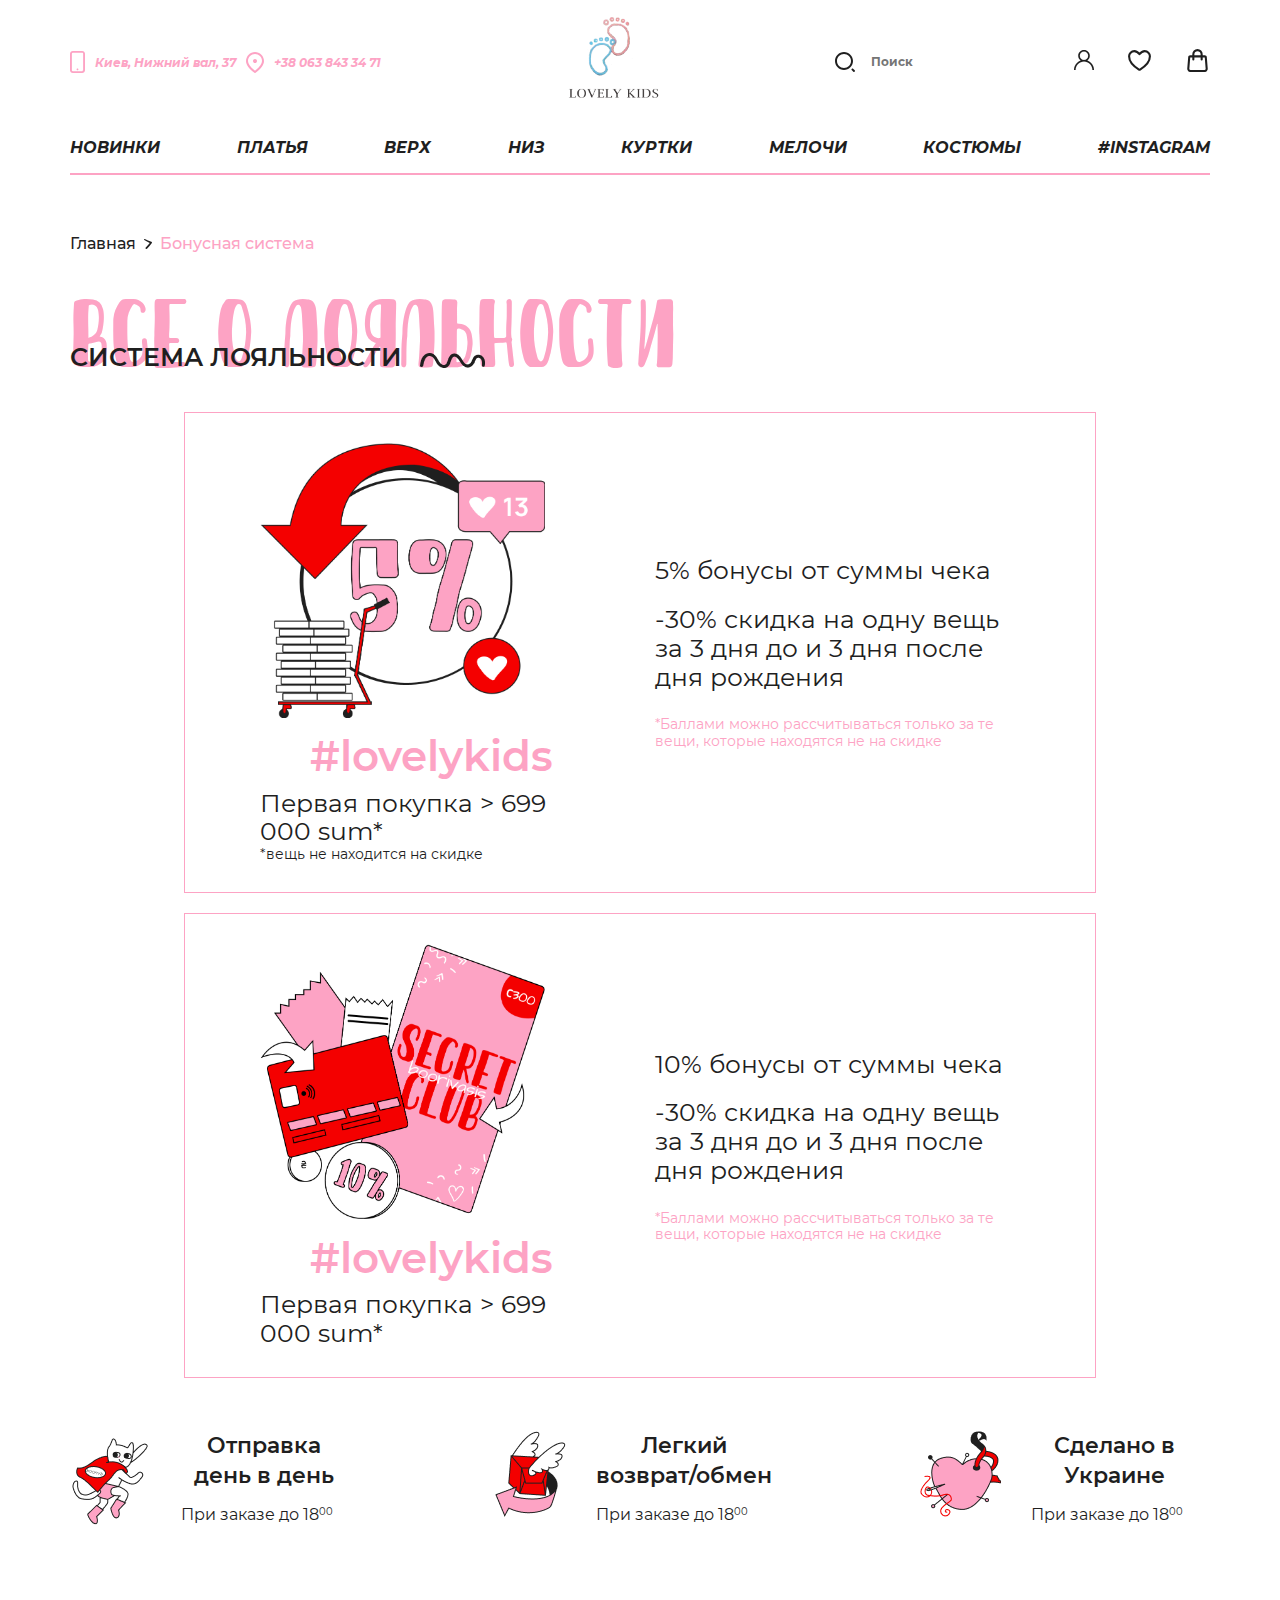
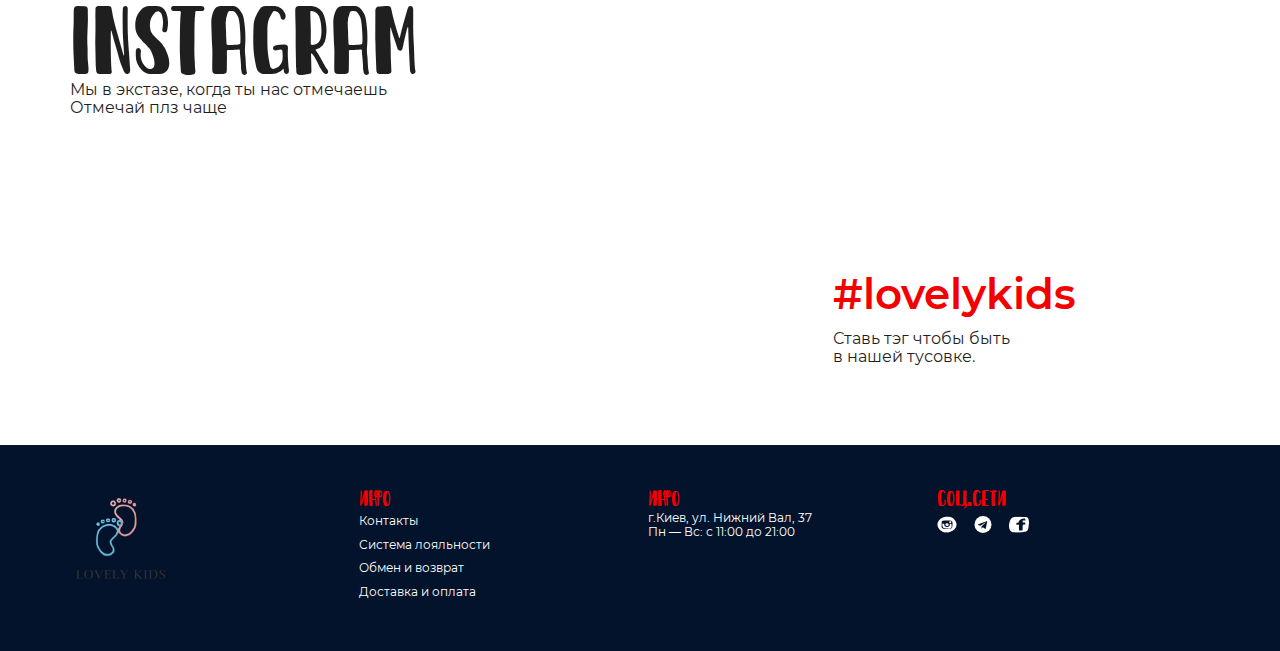
<file: loyalty.html>
<!DOCTYPE html>
<html lang="en">
  <head>
    <meta charset="UTF-8">
    <meta http-equiv="X-UA-Compatible" content="IE=edge">
    <meta name="viewport" content="width=device-width, initial-scale=1.0">
    <link rel="stylesheet" href="assets/css/style.css">
    <title>Document</title>
  </head>
  <body> 
    <header class="header"> 
      <div class="container"> 
        <div class="header__top"> 
          <div class="header__top--left"> 
            <div class="header__top--adress">
               <svg width="15" height="22" viewBox="0 0 15 22" fill="none" xmlns="http://www.w3.org/2000/svg"><path d="M2.8125 0C1.27031 0 0 1.24208 0 2.75V19.25C0 20.7579 1.27031 22 2.8125 22H12.1875C13.7297 22 15 20.7579 15 19.25V2.75C15 1.24208 13.7297 0 12.1875 0H2.8125ZM2.8125 1.83333H12.1875C12.7078 1.83333 13.125 2.24125 13.125 2.75V19.25C13.125 19.7588 12.7078 20.1667 12.1875 20.1667H2.8125C2.29219 20.1667 1.875 19.7588 1.875 19.25V2.75C1.875 2.24125 2.29219 1.83333 2.8125 1.83333ZM7.5 17.4167C7.25136 17.4167 7.0129 17.5132 6.83709 17.6852C6.66127 17.8571 6.5625 18.0902 6.5625 18.3333C6.5625 18.5764 6.66127 18.8096 6.83709 18.9815C7.0129 19.1534 7.25136 19.25 7.5 19.25C7.74864 19.25 7.9871 19.1534 8.16291 18.9815C8.33873 18.8096 8.4375 18.5764 8.4375 18.3333C8.4375 18.0902 8.33873 17.8571 8.16291 17.6852C7.9871 17.5132 7.74864 17.4167 7.5 17.4167Z" fill="#FDA3C4"/>
</svg>Киев, Нижний вал, 37
            </div>
            <div class="header__top--phone">
               <svg width="18" height="21" viewBox="0 0 18 21" fill="none" xmlns="http://www.w3.org/2000/svg"><path d="M9 0C11.3869 0 13.6761 0.948212 15.364 2.63604C17.0518 4.32387 18 6.61305 18 9C18 12.726 15.16 16.63 9.6 20.8C9.4269 20.9298 9.21637 21 9 21C8.78363 21 8.5731 20.9298 8.4 20.8C2.84 16.63 0 12.726 0 9C0 6.61305 0.948211 4.32387 2.63604 2.63604C4.32387 0.948212 6.61305 0 9 0ZM9 2C7.14348 2 5.36301 2.7375 4.05025 4.05025C2.7375 5.36301 2 7.14348 2 9C2 11.71 4.118 14.836 8.448 18.306L9 18.742L9.552 18.306C13.882 14.836 16 11.71 16 9C16 7.14348 15.2625 5.36301 13.9497 4.05025C12.637 2.7375 10.8565 2 9 2ZM9 7C9.53043 7 10.0391 7.21071 10.4142 7.58579C10.7893 7.96086 11 8.46957 11 9C11 9.53043 10.7893 10.0391 10.4142 10.4142C10.0391 10.7893 9.53043 11 9 11C8.46957 11 7.96086 10.7893 7.58579 10.4142C7.21071 10.0391 7 9.53043 7 9C7 8.46957 7.21071 7.96086 7.58579 7.58579C7.96086 7.21071 8.46957 7 9 7Z" fill="#FDA3C4"/>
</svg>+38 063 843 34 71
            </div>
          </div>
          <div class="header__top--center"> <img src="assets/img/glavniy/logo.png" alt=""></div>
          <div class="header__top--right"> 
            <div class="header__search">
               <svg width="20" height="20" viewBox="0 0 20 20" fill="none" xmlns="http://www.w3.org/2000/svg"><path fill-rule="evenodd" clip-rule="evenodd" d="M18 9C18 4.032 13.968 0 9 0C4.032 0 0 4.032 0 9C0 13.968 4.032 18 9 18C13.968 18 18 13.968 18 9ZM16 9C16 12.867 12.867 16 9 16C5.132 16 2 12.867 2 9C2 5.132 5.132 2 9 2C12.867 2 16 5.132 16 9ZM16.6618 16.8937C16.3395 17.214 16.3379 17.735 16.6583 18.0574L18.315 19.7239C18.6353 20.0462 19.1563 20.0478 19.4786 19.7274L19.7289 19.4787C20.0512 19.1583 20.0527 18.6373 19.7323 18.315L18.0757 16.6484C17.7553 16.3261 17.2343 16.3246 16.912 16.6449L16.6618 16.8937Z" fill="#1F1F1F"/>
</svg>
              <input type="text" placeholder="Поиск">
            </div>
            <div class="header__user"><a href="#">
                 <svg width="20" height="20" version="1.1" id="Capa_1" fill="#1F1F1F"  xmlns="http://www.w3.org/2000/svg" xmlns:xlink="http://www.w3.org/1999/xlink" x="0px" y="0px" viewBox="0 0 512 512" style="enable-background:new 0 0 512 512;" xml:space="preserve">
<g>
<g>
<path d="M437.02,330.98c-27.883-27.882-61.071-48.523-97.281-61.018C378.521,243.251,404,198.548,404,148 C404,66.393,337.607,0,256,0S108,66.393,108,148c0,50.548,25.479,95.251,64.262,121.962 c-36.21,12.495-69.398,33.136-97.281,61.018C26.629,379.333,0,443.62,0,512h40c0-119.103,96.897-216,216-216s216,96.897,216,216 h40C512,443.62,485.371,379.333,437.02,330.98z M256,256c-59.551,0-108-48.448-108-108S196.449,40,256,40 c59.551,0,108,48.448,108,108S315.551,256,256,256z" stroke="#1F1F1F" stroke-width="2" stroke-linecap="round" stroke-linejoin="round" />
</g>
</g>
<g>
</g>
<g>
</g>
<g>
</g>
<g>
</g>
<g>
</g>
<g>
</g>
<g>
</g>
<g>
</g>
<g>
</g>
<g>
</g>
<g>
</g>
<g>
</g>
<g>
</g>
<g>
</g>
<g>
</g>
</svg></a></div>
            <div class="header__btns"> 
              <button class="header__btn--menu">
                <div class="menu--title">Меню</div>
              </button>
              <button class="header__message"><svg width="23" height="20" viewBox="0 0 32 32" fill="none" xmlns="http://www.w3.org/2000/svg"><path d="M20 13.375L14 19.625L23 29L29 4L2 14.9375L8 18.0625L11 27.4375L13.25 24.3125" stroke="#1F1F1F" stroke-width="2" stroke-linecap="round" stroke-linejoin="round"/>
</svg>
                <div class="menu--title">Написать</div>
              </button>
              <button class="header__likes">
                <a href="likes.html">
                  <svg width="25" height="25" viewBox="0 0 24 24" fill="none" xmlns="http://www.w3.org/2000/svg"><path d="M6.99985 3C4.23885 3 1.99985 5.216 1.99985 7.95C1.99985 10.157 2.87485 15.395 11.4878 20.69C11.6421 20.7839 11.8193 20.8335 11.9998 20.8335C12.1804 20.8335 12.3576 20.7839 12.5118 20.69C21.1248 15.395 21.9998 10.157 21.9998 7.95C21.9998 5.216 19.7608 3 16.9998 3C14.2388 3 11.9998 6 11.9998 6C11.9998 6 9.76085 3 6.99985 3Z" stroke="#1F1F1F" stroke-width="2" stroke-linecap="round" stroke-linejoin="round"/>
                  </svg>
                </a>
                <div class="menu--title">Wish list</div>
              </button>
              <button class="header__cart">
                <a href="order.html">
                  <svg width="25" height="25" viewBox="0 0 24 24" fill="none" xmlns="http://www.w3.org/2000/svg"><path d="M4.05068 8.92C4.07079 8.6694 4.18455 8.43557 4.36931 8.26508C4.55407 8.09459 4.79627 7.99995 5.04768 8H18.9517C19.2031 7.99995 19.4453 8.09459 19.63 8.26508C19.8148 8.43557 19.9286 8.6694 19.9487 8.92L20.8257 19.84C20.8478 20.1152 20.8126 20.392 20.7225 20.6529C20.6324 20.9139 20.4892 21.1533 20.302 21.3562C20.1148 21.5592 19.8876 21.7211 19.6347 21.8319C19.3818 21.9427 19.1088 21.9999 18.8327 22H5.16668C4.8906 21.9999 4.61753 21.9427 4.36466 21.8319C4.11178 21.7211 3.88459 21.5592 3.69737 21.3562C3.51016 21.1533 3.36698 20.9139 3.27685 20.6529C3.18672 20.392 3.15159 20.1152 3.17368 19.84L4.04968 8.92H4.05068Z" stroke="#1F1F1F" stroke-width="2" stroke-linecap="round" stroke-linejoin="round"/><path d="M15.9998 11V6C15.9998 4.93913 15.5784 3.92172 14.8283 3.17157C14.0781 2.42143 13.0607 2 11.9998 2C10.939 2 9.92157 2.42143 9.17142 3.17157C8.42127 3.92172 7.99985 4.93913 7.99985 6V11" stroke="#1F1F1F" stroke-width="2" stroke-linecap="round" stroke-linejoin="round"/>
                  </svg>
                </a>
                <div class="menu--title">Корзина</div>
              </button>
            </div>
          </div>
        </div>
        <div class="header__menu"> 
          <ul> 
            <li><a href="index.html">Новинки </a></li>
            <li><a href="allproducts.html">Платья </a></li>
            <li><a href="category.html">Верх </a></li>
            <li><a href="category.html">Низ </a></li>
            <li><a href="notfound.html">куртки </a></li>
            <li><a href="notfound.html">Мелочи </a></li>
            <li><a href="product.html">Костюмы </a></li>
            <li><a href="insta.html">#Instagram </a></li>
          </ul>
        </div>
      </div>
    </header>
    <div class="loyalty"> 
      <div class="container">
        <div class="breadcrumps"> <a href="index.html">
            Главная<svg width="8" height="10" viewBox="0 0 8 10" fill="none" xmlns="http://www.w3.org/2000/svg"><path d="M3.01144 9.7476C4.76772 8.00846 6.38624 6.1302 7.86702 4.1128C8.21139 3.66063 7.83258 2.93016 7.35047 2.82581C5.0432 2.26929 2.90812 1.2258 0.807481 0.0779659C0.18762 -0.269862 -0.328923 0.634507 0.256502 1.0519C1.97834 2.2693 3.83793 3.17365 5.76638 4.00844C4.52666 5.57366 3.18361 7.06934 1.77171 8.46065C0.945224 9.26065 2.18496 10.5476 3.01144 9.7476Z" fill="#1F1F1F"/>
</svg></a><a class="active" href="#">Бонусная система</a></div>
        <div class="bigtitle">
           система лояльности</div>
        <div class="row loyalty__items"> 
          <div class="col-12"> 
            <div class="loyalty__img"> <img src="assets/img/dostavka/loyalty1.png" alt="">
              <div class="loyalty__heshtag">
                 #lovelykids</div>
              <div class="loyalty__title">
                 Первая покупка > 699 000 sum*</div>
              <div class="loyalty__text">
                 *вещь не находится на скидке</div>
            </div>
            <div class="loyalty__discount--title"> 
              <div class="top__title">5% бонусы от суммы чека</div>
              <div class="center__title">-30% скидка на одну вещь за 3 дня до и 3 дня после дня рождения</div>
              <div class="bottom__title">*Баллами можно рассчитываться только за те вещи, которые находятся не на скидке</div>
            </div>
          </div>
          <div class="col-12"> 
            <div class="loyalty__img"> <img src="assets/img/dostavka/loyalty2.png" alt="">
              <div class="loyalty__heshtag">
                 #lovelykids</div>
              <div class="loyalty__title">
                 Первая покупка > 699 000 sum*</div>
            </div>
            <div class="loyalty__discount--title"> 
              <div class="top__title">10% бонусы от суммы чека</div>
              <div class="center__title">-30% скидка на одну вещь за 3 дня до и 3 дня после дня рождения</div>
              <div class="bottom__title">*Баллами можно рассчитываться только за те вещи, которые находятся не на скидке</div>
            </div>
          </div>
        </div>
        <div class="info"> 
          <div class="container"> 
            <div class="row"> 
              <div class="col-4"> 
                <div class="info__box"> 
                  <div class="box__img"><img src="assets/img/glavniy/col1.png" alt=""></div>
                  <div class="box__title"> 
                    <div class="t">
                       Отправка день в день</div>
                    <div class="p">
                       При заказе до 18</div>
                  </div>
                </div>
              </div>
              <div class="col-4"> 
                <div class="info__box"> 
                  <div class="box__img"><img src="assets/img/glavniy/col2.png" alt=""></div>
                  <div class="box__title"> 
                    <div class="t">
                       Легкий возврат/обмен</div>
                    <div class="p">
                       При заказе до 18</div>
                  </div>
                </div>
              </div>
              <div class="col-4"> 
                <div class="info__box"> 
                  <div class="box__img"><img src="assets/img/glavniy/col3.png" alt=""></div>
                  <div class="box__title"> 
                    <div class="t">
                       Сделано в Украине</div>
                    <div class="p">
                       При заказе до 18</div>
                  </div>
                </div>
              </div>
            </div>
          </div>
        </div>
        <div class="instagram"> 
          <div class="container"> 
            <div class="row"> 
              <div class="col-4"> 
                <div class="titles">Instagram</div>
                <div class="text">Мы в экстазе, когда ты нас отмечаешь Отмечай плз чаще</div>
                <div class="images bottom">
                  <div class="img1" style="background-image: url(https://i.pinimg.com/236x/da/90/4d/da904d743a76f6bec4d98db7c44164d8.jpg)"></div>
                  <div class="img2 bottom" style="background-image: url(https://i.pinimg.com/236x/da/90/4d/da904d743a76f6bec4d98db7c44164d8.jpg)"></div>
                </div>
              </div>
              <div class="col-4"> 
                <div class="box" style="background-image: url(https://i.pinimg.com/236x/da/90/4d/da904d743a76f6bec4d98db7c44164d8.jpg)"></div>
              </div>
              <div class="col-4"> 
                <div class="images">
                  <div class="img2" style="background-image: url(https://i.pinimg.com/236x/da/90/4d/da904d743a76f6bec4d98db7c44164d8.jpg)"></div>
                  <div class="img1" style="background-image: url(https://i.pinimg.com/236x/da/90/4d/da904d743a76f6bec4d98db7c44164d8.jpg)"></div>
                </div>
                <div class="heshtagtitles">
                  <div class="title1">#lovelykids </div>
                  <div class="text">Ставь тэг чтобы быть <br> в нашей  тусовке.</div>
                </div>
              </div>
            </div>
          </div>
        </div>
      </div>
    </div>
    <footer class="footer"> 
      <div class="container"> 
        <div class="row"> 
          <div class="col-3"> <a href="index.html"><img src="assets/img/glavniy/logo.png" alt=""></a></div>
          <div class="col-3"> 
            <div class="footer__title">ИНФО</div>
            <ul> 
              <li> <a href="contact.html">Контакты </a></li>
              <li> <a href="loyalty.html">Система лояльности</a></li>
              <li> <a href="exchange.html">Обмен и возврат</a></li>
              <li> <a href="delivery.html">Доставка и оплата</a></li>
            </ul>
          </div>
          <div class="col-3"> 
            <div class="footer__title">ИНФО</div>
            <div class="footer__text">г.Киев, ул. Нижний Вал, 37</div>
            <div class="footer__text">Пн — Вс: с 11:00 до 21:00</div>
          </div>
          <div class="col-3"> 
            <div class="footer__title">СОЦ.СЕТИ</div>
            <ul class="footer__social"> 
              <li> <a href="#"><svg width="20" height="17" viewBox="0 0 20 17" fill="none" xmlns="http://www.w3.org/2000/svg"><g clip-path="url(#clip0_99_1792)"><path d="M11.4641 7.96805C11.1859 7.50209 10.2911 6.95939 9.71617 7.34278C8.88579 7.34601 8.39877 8.11977 8.44525 8.76634C8.51676 9.76051 9.86807 10.156 10.9129 9.81228C11.8514 9.50344 11.8418 8.59996 11.4641 7.96805ZM10.1942 9.59117C10.3276 9.57502 10.4608 9.54307 10.5899 9.49532C10.6044 9.5051 10.6198 9.5133 10.6353 9.52186C10.4936 9.56585 10.3442 9.58837 10.1942 9.59117Z" fill="white"/><path d="M14.1874 5.85177C14.194 5.68827 14.1823 5.52442 14.1682 5.37096C14.1592 5.27276 14.0733 5.19096 13.9446 5.1907C13.6961 5.19009 12.8959 5.11205 12.6228 5.29685C12.5466 5.22937 12.3827 5.2532 12.3731 5.37105C12.3353 5.83073 12.3096 6.29006 12.3055 6.75079C12.3048 6.82281 12.3701 6.9005 12.4611 6.91551C12.5765 6.93445 12.6965 6.94938 12.817 6.95724C12.8251 6.96806 12.835 6.97827 12.8471 6.98744C13.1269 7.20166 13.6763 7.03816 14.0026 6.99722C14.0738 6.98823 14.1387 6.92817 14.1551 6.87422C14.2557 6.54609 14.2791 6.18365 14.1874 5.85177Z" fill="white"/><path d="M14.454 8.28465C14.4387 8.18287 14.3413 8.12613 14.2407 8.11487C14.3691 8.00645 14.2509 7.77705 14.0209 7.82113C13.6985 7.88285 13.3681 7.88407 13.0432 7.83213C12.9236 7.81301 12.8393 7.87587 12.8159 7.94884C12.7764 7.98734 12.7568 8.03963 12.7773 8.10274C13.2927 9.69128 12.2383 10.9831 10.1532 11.0143C8.19538 11.0436 6.94234 9.83968 7.34052 8.30831C7.35438 8.25506 7.34593 8.18392 7.28764 8.14717C7.28764 8.14717 7.28017 8.14158 7.27063 8.1346C7.31224 8.0762 7.31494 7.99947 7.24311 7.93505C7.23661 7.92929 7.22892 7.92492 7.22187 7.91977C7.23704 7.89088 7.24885 7.85998 7.25286 7.8248C7.26077 7.75558 7.17485 7.69718 7.09457 7.69727C7.00908 7.69735 6.9392 7.71804 6.87061 7.74484C6.85176 7.73838 6.83171 7.73306 6.80907 7.7307C6.38478 7.68609 5.99484 7.78447 5.57228 7.81013C5.45949 7.81694 5.36306 7.88136 5.36371 7.97817C5.36761 8.48918 5.37043 9.00019 5.37585 9.5112C5.37476 9.54489 5.38733 9.57108 5.40467 9.59351C5.42352 10.326 5.69905 11.0957 6.07837 11.5799C6.86584 12.5852 8.73863 12.5048 10.0279 12.5635C11.1293 12.6136 13.4878 12.8556 14.1555 11.9037C14.8344 10.9359 14.6109 9.34106 14.454 8.28465ZM13.2425 11.1464C13.2392 11.1439 13.2361 11.1407 13.2325 11.1381C13.2903 10.9692 13.3402 10.7993 13.3805 10.6272C13.3912 10.6044 13.4021 10.5815 13.4132 10.5586C13.4084 10.5899 13.4025 10.6209 13.3971 10.6519C13.3429 10.8162 13.2913 10.9811 13.2425 11.1464ZM12.8068 12.1297C12.9087 12.0869 13.0063 12.0347 13.0976 11.9709L13.126 11.9785C13.1488 11.9846 13.1702 11.9867 13.1911 11.9869C13.2047 12.0024 13.2221 12.0155 13.2415 12.0266C13.0998 12.0854 12.9435 12.1304 12.777 12.1642C12.7889 12.1535 12.7993 12.1426 12.8068 12.1297ZM6.94385 8.22032C6.91362 8.3063 6.89022 8.39098 6.87039 8.47478C6.864 8.42057 6.85598 8.36627 6.84602 8.31189C6.886 8.27523 6.90431 8.22346 6.89531 8.17554C6.91753 8.18017 6.93952 8.1854 6.96011 8.19239C6.95447 8.20146 6.94754 8.20976 6.94385 8.22032ZM10.0497 12.2056C10.1991 12.1977 10.3486 12.1902 10.498 12.1815C10.4982 12.1948 10.499 12.2077 10.5021 12.2209C10.4108 12.2166 10.3233 12.2131 10.2415 12.2105C10.1794 12.2084 10.1148 12.207 10.0497 12.2056Z" fill="white"/><path d="M17.0797 3.1396C16.003 2.0481 14.5415 1.21193 12.8859 0.802526C11.1885 0.382738 9.24833 0.576265 7.57176 0.965326C4.23682 1.73943 1.68176 3.88167 0.784102 6.56809C0.444323 7.58469 0.375848 8.59667 0.537286 9.57644C0.537286 9.58046 0.535335 9.5836 0.53566 9.58788C0.558197 9.80663 0.607928 10.0131 0.674671 10.212C1.01228 11.454 1.72358 12.6322 2.74454 13.6849C4.50823 15.5036 7.54445 17.0398 10.4848 16.4833C10.4831 16.5992 10.5965 16.716 10.7719 16.6691C14.2852 15.7313 17.5186 14.1146 18.9298 11.2359C20.2775 8.48791 19.3044 5.39479 17.0797 3.1396ZM0.935572 9.44961C0.905668 9.24298 0.886923 9.03584 0.880531 8.82861C0.884106 8.8493 0.887899 8.86999 0.891799 8.89067C0.906426 9.08429 0.932104 9.27572 0.962767 9.46567C0.953991 9.45999 0.944456 9.45502 0.935572 9.44961ZM1.93389 8.47865C1.92294 8.50964 1.91178 8.54046 1.90041 8.57127C1.89727 8.51052 1.89391 8.44976 1.89326 8.38883C1.90756 8.34859 1.92154 8.30835 1.93551 8.26802C1.93389 8.3382 1.93302 8.40838 1.93389 8.47865ZM9.65268 15.2695C9.50749 15.2462 9.36231 15.223 9.21712 15.2002C9.36328 15.2104 9.50934 15.2232 9.6555 15.2349C9.65257 15.2465 9.6529 15.258 9.65268 15.2695ZM15.4201 14.3011C15.5025 14.2747 15.5844 14.2461 15.6656 14.2154C15.5981 14.2594 15.5318 14.3045 15.4629 14.3474C15.4517 14.3303 15.4369 14.3148 15.4201 14.3011ZM10.4526 3.55983C10.5378 3.56279 10.6225 3.56742 10.7072 3.57266C10.707 3.57318 10.7067 3.57362 10.7065 3.57405C10.5205 3.58147 10.3349 3.59204 10.1499 3.60653C10.251 3.59177 10.3517 3.5758 10.4526 3.55983ZM3.24424 12.1018C3.20101 11.9834 3.15832 11.8648 3.1139 11.7468C3.18801 11.8877 3.26591 12.0274 3.34598 12.1665C3.3125 12.1448 3.27826 12.1234 3.24424 12.1018ZM3.70678 5.12201C3.67427 5.14086 3.64079 5.15867 3.60742 5.17665C3.59334 5.16766 3.57904 5.15902 3.56257 5.153C3.63733 5.09887 3.7096 5.04309 3.7823 4.9874C3.75543 5.0314 3.73072 5.07653 3.70678 5.12201ZM4.14916 11.0007C4.15079 10.9408 4.1509 10.881 4.15285 10.8211C4.15902 10.8297 4.16346 10.8389 4.16975 10.8473C4.17257 10.8511 4.17625 10.853 4.1795 10.8561C4.19727 10.9547 4.21959 11.0524 4.24537 11.1492C4.21287 11.1 4.18134 11.0502 4.14916 11.0007ZM5.32668 12.2145C4.34018 11.3857 4.52079 9.91985 4.60325 8.87618C4.68613 7.82833 4.89297 6.73805 4.68765 5.69089C4.71138 5.63965 4.74226 5.59338 4.77205 5.54633C4.91897 5.41234 5.05571 5.27232 5.17771 5.12419C6.06887 4.49184 7.72713 4.47081 8.78677 4.44209C10.2966 4.40123 11.9176 4.28234 13.403 4.52947C15.2053 4.82932 15.5459 6.13695 15.5252 7.44145C15.5039 8.79142 15.5855 10.2034 15.1272 11.514C14.5427 13.1847 12.3597 13.133 10.5667 13.1133C9.62938 13.103 8.69315 13.0409 7.76071 12.9677C6.85027 12.8963 5.98403 12.767 5.32668 12.2145ZM8.12584 16.1037C8.53247 16.1503 8.9404 16.1896 9.34941 16.2241C8.93401 16.2128 8.52532 16.1726 8.12584 16.1037Z" fill="white"/></g><defs><clipPath id="clip0_99_1792"><rect width="20" height="16.1134" fill="white" transform="translate(0 0.566406)"/></clipPath></defs></svg></a></li>
              <li><a href="#"><svg enable-background="new 0 0 24 24" height="17" viewBox="0 0 24 24" fill="none" width="20" xmlns="http://www.w3.org/2000/svg"><circle cx="12" cy="12" fill="white" r="12"/><path d="m5.491 11.74 11.57-4.461c.537-.194 1.006.131.832.943l.001-.001-1.97 9.281c-.146.658-.537.818-1.084.508l-3-2.211-1.447 1.394c-.16.16-.295.295-.605.295l.213-3.053 5.56-5.023c.242-.213-.054-.333-.373-.121l-6.871 4.326-2.962-.924c-.643-.204-.657-.643.136-.953z" fill="#03132C"/></svg></a></li>
              <li> <a href="#">
                   <svg width="20" height="17" viewBox="0 0 20 17" fill="none" xmlns="http://www.w3.org/2000/svg"><g clip-path="url(#clip0_99_1789)"><path d="M19.361 2.70521C18.5612 0.580757 16.128 0.903571 13.8602 0.910715C10.7294 0.920517 6.36127 0.0455309 3.5659 1.54654C1.64695 2.57695 0.888181 4.81763 0.436773 6.51427C-0.146922 8.70776 -0.180948 11.0805 0.551533 13.2512C1.0515 14.7331 2.71103 16.6779 4.8232 16.372C6.18103 16.5892 7.54454 16.6115 8.94279 16.5552C10.7168 16.484 12.797 16.4576 14.4785 15.9805C14.5275 15.9666 14.5684 15.9415 14.6049 15.9127C15.1189 15.8588 15.6337 15.7945 16.1502 15.7081C18.6418 15.292 19.118 13.3894 19.4131 11.6274C19.911 8.65285 20.4608 5.62507 19.361 2.70521ZM2.03753 5.32336C2.03031 5.35368 2.0301 5.38417 2.03444 5.41424C1.97608 5.65407 1.91803 5.89389 1.86719 6.1338C1.85843 6.14851 1.8474 6.1608 1.84152 6.17849C1.69181 6.63389 1.55715 7.0902 1.43331 7.54717C1.4296 7.54941 1.42537 7.55116 1.42177 7.55348C1.5389 6.93843 1.67851 6.38958 1.81265 5.96176C1.88008 5.74686 1.9603 5.51633 2.05031 5.28091C2.04671 5.29553 2.04093 5.30866 2.03753 5.32336ZM4.10908 13.4072C4.06742 13.3432 4.02814 13.278 3.9839 13.2155C4.05783 13.2375 4.12959 13.262 4.20012 13.2885C4.35654 13.4447 4.50573 13.6052 4.64926 13.7691C4.45892 13.6575 4.28013 13.5357 4.10908 13.4072ZM6.43478 3.80856C6.40777 3.74551 6.38179 3.68221 6.35735 3.6185C6.52511 3.56375 6.69245 3.50826 6.86042 3.45402C6.72586 3.57613 6.58481 3.69484 6.43478 3.80856ZM6.97033 5.10181C7.14685 4.93384 7.31234 4.7613 7.46937 4.58453C7.51041 4.56069 7.55237 4.53768 7.59259 4.513C7.43524 4.70349 7.2879 4.90036 7.14448 5.09965C7.08643 5.10032 7.02838 5.10131 6.97033 5.10181ZM8.92144 10.4254C8.93165 10.2218 8.94825 10.0192 8.9466 9.8136C8.94598 9.74315 8.91567 9.69173 8.87298 9.6531C8.94423 9.65069 9.01754 9.65169 9.08724 9.64679C9.01177 9.90389 8.96124 10.1641 8.92144 10.4254ZM14.1211 8.65384C13.7139 8.66888 13.6372 9.05026 13.88 9.21499C13.6373 9.83337 13.6681 10.49 13.6301 11.1555C13.5716 12.1814 13.6055 13.208 13.6764 14.2327C12.4534 14.308 11.2256 14.4053 9.99748 14.5068C10.0834 13.9921 9.93747 13.3637 9.92696 12.9238C9.90252 11.9004 9.8423 10.8488 10.0327 9.83337C10.0586 9.6953 10.0309 9.56663 9.92458 9.46893C10.212 9.30105 10.1728 8.95971 9.80292 8.84183C9.15653 8.63598 8.26753 8.71016 7.5102 8.73974C7.35977 8.13922 7.36399 7.46427 7.52175 6.86699C8.06977 6.84148 8.61748 6.80277 9.16437 6.76971C9.46575 6.75152 9.58433 6.54351 9.52947 6.36939C9.53917 6.3556 9.55144 6.34264 9.55845 6.32802C9.73734 5.95345 9.76209 5.5641 9.90582 5.1794C10.1661 4.4826 10.9037 3.90825 11.5996 3.48392C12.9173 2.68013 14.6004 2.42992 16.2 2.64017C16.2701 3.25357 16.3877 3.86032 16.4868 4.47014C16.2865 4.45884 16.0828 4.46516 15.9022 4.46781C15.3067 4.4767 14.716 4.55603 14.1211 4.57174C13.8489 4.57896 13.6106 4.75167 13.6151 4.97936C13.6219 5.32693 13.7246 5.68156 13.7734 6.0303L13.7735 6.03046C13.5981 6.23814 13.7102 6.58994 14.1211 6.60033C14.5886 6.61212 15.0556 6.62043 15.5233 6.6098C15.7639 6.60432 16.065 6.59917 16.3458 6.55937C16.2623 6.87438 16.2688 7.2158 16.2541 7.53255C16.2382 7.87472 16.2384 8.22345 16.2569 8.5711C16.0881 8.57808 15.9192 8.5878 15.7518 8.59395C15.2083 8.61397 14.6647 8.63391 14.1211 8.65384ZM16.3364 9.99236C16.3201 9.86252 16.3116 9.7341 16.2919 9.60343C16.2766 9.5 16.1895 9.41801 16.083 9.37116C16.1688 9.37565 16.2546 9.3808 16.3404 9.38312C16.3452 9.41427 16.3477 9.44592 16.3529 9.47691C16.3653 9.55084 16.4145 9.60608 16.4811 9.64372C16.4311 9.75993 16.3814 9.87623 16.3364 9.99236ZM18.1357 11.8696C18.0119 12.6067 17.8052 13.1722 17.486 13.6078C17.7243 13.0068 17.9465 12.4052 18.1477 11.8013C18.1438 11.8237 18.1393 11.847 18.1357 11.8696Z" fill="white"/></g><defs><clipPath id="clip0_99_1789"><rect width="20" height="16.1134" fill="white" transform="translate(0 0.566406)"/></clipPath></defs></svg></a></li>
            </ul>
          </div>
        </div>
      </div>
    </footer>
    <script src="assets/js/splide.min.js"></script>
    <script src="assets/js/app.js"></script>
  </body>
</html>
</file>
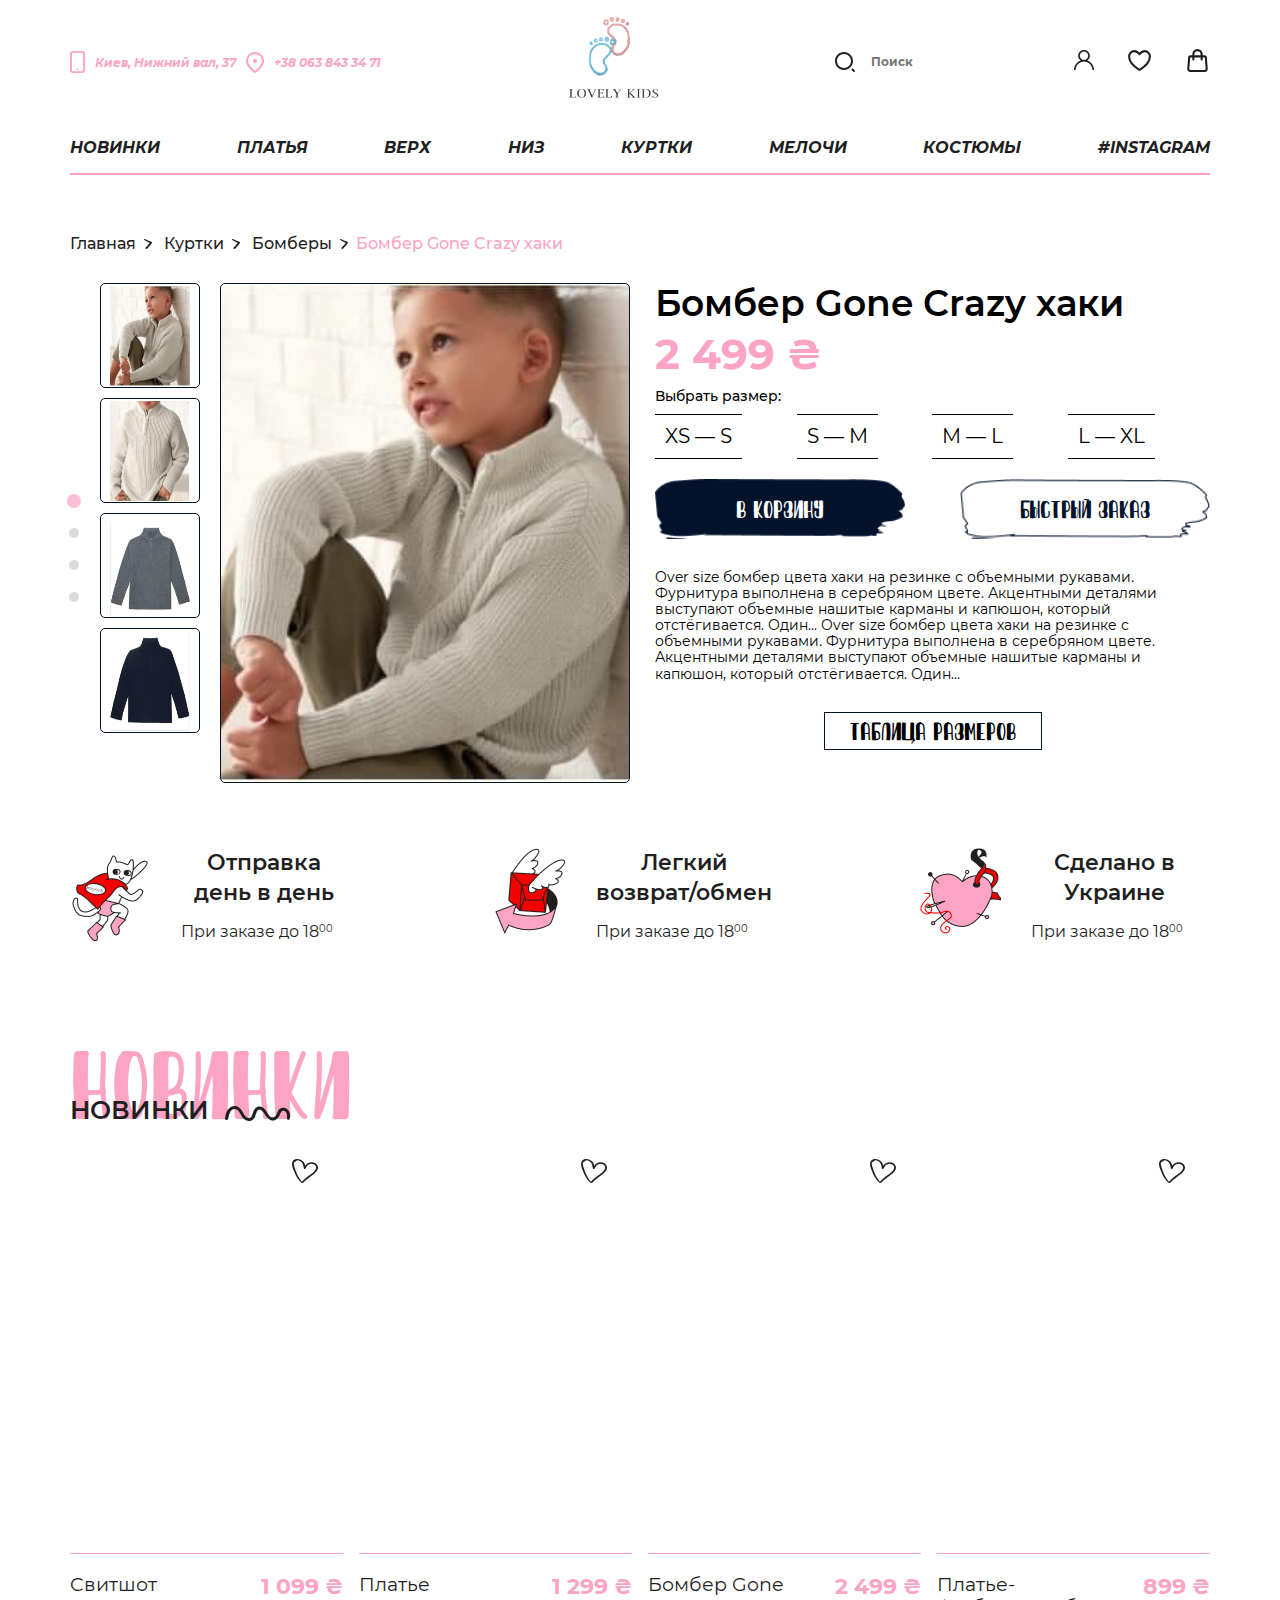
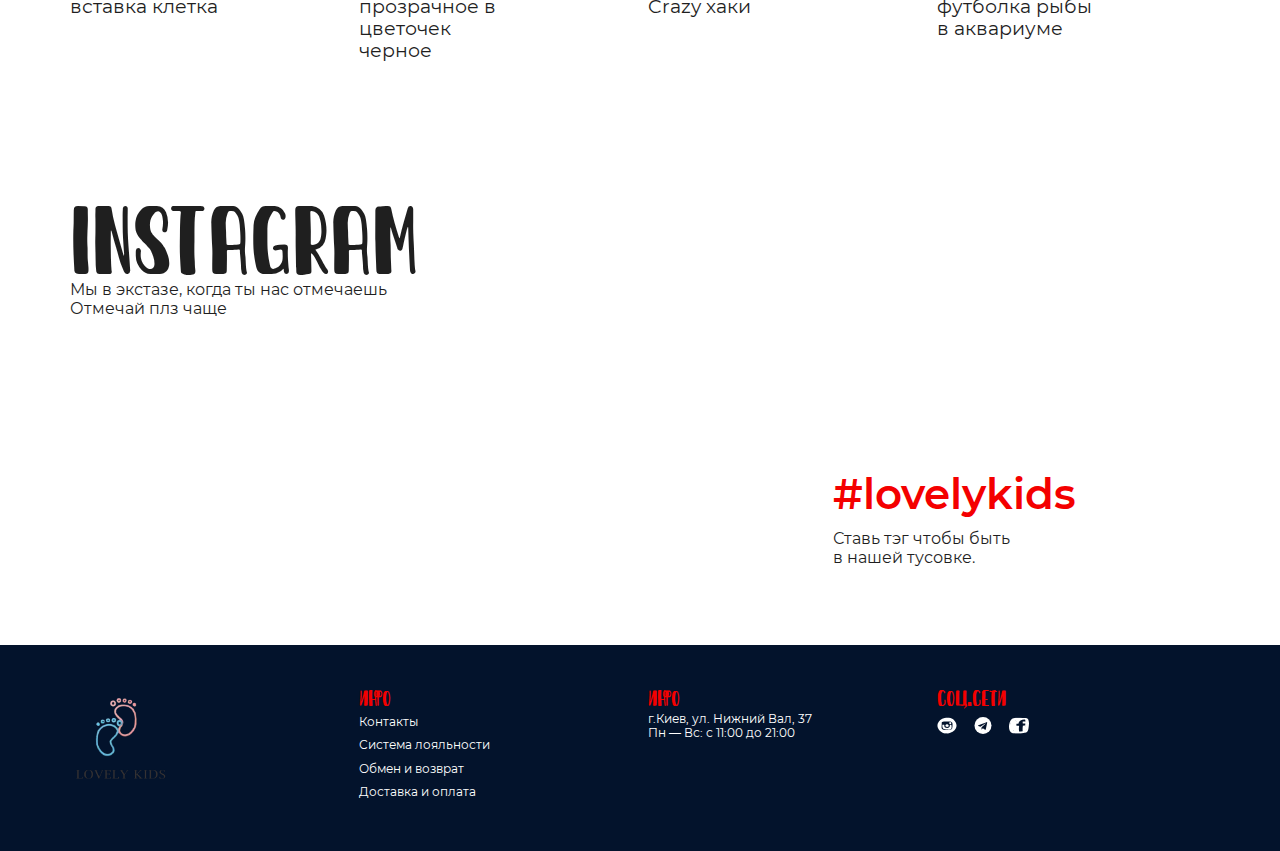
<file: product.html>
<!DOCTYPE html>
<html lang="en">
  <head>
    <meta charset="UTF-8">
    <meta http-equiv="X-UA-Compatible" content="IE=edge">
    <meta name="viewport" content="width=device-width, initial-scale=1.0">
    <link rel="stylesheet" href="assets/css/style.css">
    <title>Document</title>
  </head>
  <body> 
    <header class="header"> 
      <div class="container"> 
        <div class="header__top"> 
          <div class="header__top--left"> 
            <div class="header__top--adress">
               <svg width="15" height="22" viewBox="0 0 15 22" fill="none" xmlns="http://www.w3.org/2000/svg"><path d="M2.8125 0C1.27031 0 0 1.24208 0 2.75V19.25C0 20.7579 1.27031 22 2.8125 22H12.1875C13.7297 22 15 20.7579 15 19.25V2.75C15 1.24208 13.7297 0 12.1875 0H2.8125ZM2.8125 1.83333H12.1875C12.7078 1.83333 13.125 2.24125 13.125 2.75V19.25C13.125 19.7588 12.7078 20.1667 12.1875 20.1667H2.8125C2.29219 20.1667 1.875 19.7588 1.875 19.25V2.75C1.875 2.24125 2.29219 1.83333 2.8125 1.83333ZM7.5 17.4167C7.25136 17.4167 7.0129 17.5132 6.83709 17.6852C6.66127 17.8571 6.5625 18.0902 6.5625 18.3333C6.5625 18.5764 6.66127 18.8096 6.83709 18.9815C7.0129 19.1534 7.25136 19.25 7.5 19.25C7.74864 19.25 7.9871 19.1534 8.16291 18.9815C8.33873 18.8096 8.4375 18.5764 8.4375 18.3333C8.4375 18.0902 8.33873 17.8571 8.16291 17.6852C7.9871 17.5132 7.74864 17.4167 7.5 17.4167Z" fill="#FDA3C4"/>
</svg>Киев, Нижний вал, 37
            </div>
            <div class="header__top--phone">
               <svg width="18" height="21" viewBox="0 0 18 21" fill="none" xmlns="http://www.w3.org/2000/svg"><path d="M9 0C11.3869 0 13.6761 0.948212 15.364 2.63604C17.0518 4.32387 18 6.61305 18 9C18 12.726 15.16 16.63 9.6 20.8C9.4269 20.9298 9.21637 21 9 21C8.78363 21 8.5731 20.9298 8.4 20.8C2.84 16.63 0 12.726 0 9C0 6.61305 0.948211 4.32387 2.63604 2.63604C4.32387 0.948212 6.61305 0 9 0ZM9 2C7.14348 2 5.36301 2.7375 4.05025 4.05025C2.7375 5.36301 2 7.14348 2 9C2 11.71 4.118 14.836 8.448 18.306L9 18.742L9.552 18.306C13.882 14.836 16 11.71 16 9C16 7.14348 15.2625 5.36301 13.9497 4.05025C12.637 2.7375 10.8565 2 9 2ZM9 7C9.53043 7 10.0391 7.21071 10.4142 7.58579C10.7893 7.96086 11 8.46957 11 9C11 9.53043 10.7893 10.0391 10.4142 10.4142C10.0391 10.7893 9.53043 11 9 11C8.46957 11 7.96086 10.7893 7.58579 10.4142C7.21071 10.0391 7 9.53043 7 9C7 8.46957 7.21071 7.96086 7.58579 7.58579C7.96086 7.21071 8.46957 7 9 7Z" fill="#FDA3C4"/>
</svg>+38 063 843 34 71
            </div>
          </div>
          <div class="header__top--center"> <img src="assets/img/glavniy/logo.png" alt=""></div>
          <div class="header__top--right"> 
            <div class="header__search">
               <svg width="20" height="20" viewBox="0 0 20 20" fill="none" xmlns="http://www.w3.org/2000/svg"><path fill-rule="evenodd" clip-rule="evenodd" d="M18 9C18 4.032 13.968 0 9 0C4.032 0 0 4.032 0 9C0 13.968 4.032 18 9 18C13.968 18 18 13.968 18 9ZM16 9C16 12.867 12.867 16 9 16C5.132 16 2 12.867 2 9C2 5.132 5.132 2 9 2C12.867 2 16 5.132 16 9ZM16.6618 16.8937C16.3395 17.214 16.3379 17.735 16.6583 18.0574L18.315 19.7239C18.6353 20.0462 19.1563 20.0478 19.4786 19.7274L19.7289 19.4787C20.0512 19.1583 20.0527 18.6373 19.7323 18.315L18.0757 16.6484C17.7553 16.3261 17.2343 16.3246 16.912 16.6449L16.6618 16.8937Z" fill="#1F1F1F"/>
</svg>
              <input type="text" placeholder="Поиск">
            </div>
            <div class="header__user"><a href="#">
                 <svg width="20" height="20" version="1.1" id="Capa_1" fill="#1F1F1F"  xmlns="http://www.w3.org/2000/svg" xmlns:xlink="http://www.w3.org/1999/xlink" x="0px" y="0px" viewBox="0 0 512 512" style="enable-background:new 0 0 512 512;" xml:space="preserve">
<g>
<g>
<path d="M437.02,330.98c-27.883-27.882-61.071-48.523-97.281-61.018C378.521,243.251,404,198.548,404,148 C404,66.393,337.607,0,256,0S108,66.393,108,148c0,50.548,25.479,95.251,64.262,121.962 c-36.21,12.495-69.398,33.136-97.281,61.018C26.629,379.333,0,443.62,0,512h40c0-119.103,96.897-216,216-216s216,96.897,216,216 h40C512,443.62,485.371,379.333,437.02,330.98z M256,256c-59.551,0-108-48.448-108-108S196.449,40,256,40 c59.551,0,108,48.448,108,108S315.551,256,256,256z" stroke="#1F1F1F" stroke-width="2" stroke-linecap="round" stroke-linejoin="round" />
</g>
</g>
<g>
</g>
<g>
</g>
<g>
</g>
<g>
</g>
<g>
</g>
<g>
</g>
<g>
</g>
<g>
</g>
<g>
</g>
<g>
</g>
<g>
</g>
<g>
</g>
<g>
</g>
<g>
</g>
<g>
</g>
</svg></a></div>
            <div class="header__btns"> 
              <button class="header__btn--menu">
                <div class="menu--title">Меню</div>
              </button>
              <button class="header__message"><svg width="23" height="20" viewBox="0 0 32 32" fill="none" xmlns="http://www.w3.org/2000/svg"><path d="M20 13.375L14 19.625L23 29L29 4L2 14.9375L8 18.0625L11 27.4375L13.25 24.3125" stroke="#1F1F1F" stroke-width="2" stroke-linecap="round" stroke-linejoin="round"/>
</svg>
                <div class="menu--title">Написать</div>
              </button>
              <button class="header__likes">
                <a href="likes.html">
                  <svg width="25" height="25" viewBox="0 0 24 24" fill="none" xmlns="http://www.w3.org/2000/svg"><path d="M6.99985 3C4.23885 3 1.99985 5.216 1.99985 7.95C1.99985 10.157 2.87485 15.395 11.4878 20.69C11.6421 20.7839 11.8193 20.8335 11.9998 20.8335C12.1804 20.8335 12.3576 20.7839 12.5118 20.69C21.1248 15.395 21.9998 10.157 21.9998 7.95C21.9998 5.216 19.7608 3 16.9998 3C14.2388 3 11.9998 6 11.9998 6C11.9998 6 9.76085 3 6.99985 3Z" stroke="#1F1F1F" stroke-width="2" stroke-linecap="round" stroke-linejoin="round"/>
                  </svg>
                </a>
                <div class="menu--title">Wish list</div>
              </button>
              <button class="header__cart">
                <a href="order.html">
                  <svg width="25" height="25" viewBox="0 0 24 24" fill="none" xmlns="http://www.w3.org/2000/svg"><path d="M4.05068 8.92C4.07079 8.6694 4.18455 8.43557 4.36931 8.26508C4.55407 8.09459 4.79627 7.99995 5.04768 8H18.9517C19.2031 7.99995 19.4453 8.09459 19.63 8.26508C19.8148 8.43557 19.9286 8.6694 19.9487 8.92L20.8257 19.84C20.8478 20.1152 20.8126 20.392 20.7225 20.6529C20.6324 20.9139 20.4892 21.1533 20.302 21.3562C20.1148 21.5592 19.8876 21.7211 19.6347 21.8319C19.3818 21.9427 19.1088 21.9999 18.8327 22H5.16668C4.8906 21.9999 4.61753 21.9427 4.36466 21.8319C4.11178 21.7211 3.88459 21.5592 3.69737 21.3562C3.51016 21.1533 3.36698 20.9139 3.27685 20.6529C3.18672 20.392 3.15159 20.1152 3.17368 19.84L4.04968 8.92H4.05068Z" stroke="#1F1F1F" stroke-width="2" stroke-linecap="round" stroke-linejoin="round"/><path d="M15.9998 11V6C15.9998 4.93913 15.5784 3.92172 14.8283 3.17157C14.0781 2.42143 13.0607 2 11.9998 2C10.939 2 9.92157 2.42143 9.17142 3.17157C8.42127 3.92172 7.99985 4.93913 7.99985 6V11" stroke="#1F1F1F" stroke-width="2" stroke-linecap="round" stroke-linejoin="round"/>
                  </svg>
                </a>
                 
                <div class="menu--title">Корзина</div>
              </button>
            </div>
          </div>
        </div>
        <div class="header__menu"> 
          <ul> 
            <li><a href="index.html">Новинки </a></li>
            <li><a href="allproducts.html">Платья </a></li>
            <li><a href="category.html">Верх </a></li>
            <li><a href="category.html">Низ </a></li>
            <li><a href="notfound.html">куртки </a></li>
            <li><a href="notfound.html">Мелочи </a></li>
            <li><a href="product.html">Костюмы </a></li>
            <li><a href="insta.html">#Instagram </a></li>
          </ul>
        </div>
      </div>
    </header>
    <div class="product"> 
      <div class="container"> 
        <div class="product__breadcrumps"> 
          <div class="breadcrumps"> <a href="index.html">
              Главная<svg width="8" height="10" viewBox="0 0 8 10" fill="none" xmlns="http://www.w3.org/2000/svg"><path d="M3.01144 9.7476C4.76772 8.00846 6.38624 6.1302 7.86702 4.1128C8.21139 3.66063 7.83258 2.93016 7.35047 2.82581C5.0432 2.26929 2.90812 1.2258 0.807481 0.0779659C0.18762 -0.269862 -0.328923 0.634507 0.256502 1.0519C1.97834 2.2693 3.83793 3.17365 5.76638 4.00844C4.52666 5.57366 3.18361 7.06934 1.77171 8.46065C0.945224 9.26065 2.18496 10.5476 3.01144 9.7476Z" fill="#1F1F1F"/>
</svg></a><a href="#">
              Куртки<svg width="8" height="10" viewBox="0 0 8 10" fill="none" xmlns="http://www.w3.org/2000/svg"><path d="M3.01144 9.7476C4.76772 8.00846 6.38624 6.1302 7.86702 4.1128C8.21139 3.66063 7.83258 2.93016 7.35047 2.82581C5.0432 2.26929 2.90812 1.2258 0.807481 0.0779659C0.18762 -0.269862 -0.328923 0.634507 0.256502 1.0519C1.97834 2.2693 3.83793 3.17365 5.76638 4.00844C4.52666 5.57366 3.18361 7.06934 1.77171 8.46065C0.945224 9.26065 2.18496 10.5476 3.01144 9.7476Z" fill="#1F1F1F"/>
</svg></a><a href="#">
              Бомберы<svg width="8" height="10" viewBox="0 0 8 10" fill="none" xmlns="http://www.w3.org/2000/svg"><path d="M3.01144 9.7476C4.76772 8.00846 6.38624 6.1302 7.86702 4.1128C8.21139 3.66063 7.83258 2.93016 7.35047 2.82581C5.0432 2.26929 2.90812 1.2258 0.807481 0.0779659C0.18762 -0.269862 -0.328923 0.634507 0.256502 1.0519C1.97834 2.2693 3.83793 3.17365 5.76638 4.00844C4.52666 5.57366 3.18361 7.06934 1.77171 8.46065C0.945224 9.26065 2.18496 10.5476 3.01144 9.7476Z" fill="#1F1F1F"/>
</svg></a><a class="active" href="#">Бомбер Gone Crazy хаки</a></div>
        </div>
        <div class="products"> 
          <div class="product__sliders"> 
            <div class="product__slider1 splide" id="perviy-slider">
              <div class="splide__track">
                <ul class="splide__list"> 
                  <li class="slider1__img splide__slide"><img src="assets/img/product/slider.jpg" alt=""></li>
                  <li class="slider1__img splide__slide"><img src="assets/img/product/slider2.jpg" alt=""></li>
                  <li class="slider1__img splide__slide"><img src="assets/img/product/slider3.jpg" alt=""></li>
                  <li class="slider1__img splide__slide"><img src="assets/img/product/slider4.jpg" alt=""></li>
                </ul>
              </div>
            </div>
            <div class="product__slider2 splide" id="vtoroy-slider">
              <div class="splide__track">
                <ul class="splide__list">
                  <li class="slider2__img splide__slide">
                     <img src="assets/img/product/slider.jpg" alt=""></li>
                  <li class="slider2__img splide__slide">
                     <img src="assets/img/product/slider2.jpg" alt=""></li>
                  <li class="slider2__img splide__slide">
                     <img src="assets/img/product/slider3.jpg" alt=""></li>
                  <li class="slider2__img splide__slide">
                     <img src="assets/img/product/slider4.jpg" alt=""></li>
                </ul>
              </div>
            </div>
          </div>
          <div class="product__detail">
            <div class="product__detail--title">Бомбер Gone Crazy хаки</div>
            <div class="product__detail--price">2 499 ₴</div>
            <div class="product__detail--size">
               Выбрать размер:
              <div class="size__boxes"> 
                <button class="size__item" onclick="sizeBtn()">
                   XS — S</button>
                <button class="size__item" onclick="sizeBtn()">
                   S — M</button>
                <button class="size__item" onclick="sizeBtn()">
                   M — L</button>
                <button class="size__item" onclick="sizeBtn()">
                   L — XL</button>
              </div>
            </div>
            <div class="product__btns"> 
              <div class="btn__basket" style="background-image: url(assets/img/product/basket.png)"> <a href="#"> в корзину</a></div>
              <div class="btn__order" style="background-image: url(assets/img/product/order.png)"> <a href="#"> Быстрый заказ</a></div>
            </div>
            <div class="product__text">
               Over size бомбер цвета хаки на резинке с объемными рукавами. Фурнитура выполнена в серебряном цвете. Акцентными деталями выступают объемные нашитые карманы и капюшон, который отстёгивается. Один... Over size бомбер цвета хаки на резинке с объемными рукавами. Фурнитура выполнена в серебряном цвете. Акцентными деталями выступают объемные нашитые карманы и капюшон, который отстёгивается. Один... </div>
            <div class="product__size--btn">
              <button onclick="productSizeBtn()">таблица размеров</button>
            </div>
          </div>
        </div>
      </div>
    </div>
    <div class="info"> 
      <div class="container"> 
        <div class="row"> 
          <div class="col-4"> 
            <div class="info__box"> 
              <div class="box__img"><img src="assets/img/glavniy/col1.png" alt=""></div>
              <div class="box__title"> 
                <div class="t">
                   Отправка день в день</div>
                <div class="p">
                   При заказе до 18</div>
              </div>
            </div>
          </div>
          <div class="col-4"> 
            <div class="info__box"> 
              <div class="box__img"><img src="assets/img/glavniy/col2.png" alt=""></div>
              <div class="box__title"> 
                <div class="t">
                   Легкий возврат/обмен</div>
                <div class="p">
                   При заказе до 18</div>
              </div>
            </div>
          </div>
          <div class="col-4"> 
            <div class="info__box"> 
              <div class="box__img"><img src="assets/img/glavniy/col3.png" alt=""></div>
              <div class="box__title"> 
                <div class="t">
                   Сделано в Украине</div>
                <div class="p">
                   При заказе до 18</div>
              </div>
            </div>
          </div>
        </div>
      </div>
    </div>
    <div class="newcategory"> 
      <div class="container"> 
        <div class="bigtitle">
           НОВИНКИ</div>
        <div class="row"> 
          <div class="col-3"> 
            <div class="item"><a href="#"> 
                <div class="item__top" style="background-image: url(https://i.pinimg.com/236x/ba/9b/d5/ba9bd5c3cf9ac45b7638d77520e63fc9.jpg)"> 
                  <button>
                     <svg width="26" height="24" viewBox="0 0 26 24" fill="none" xmlns="http://www.w3.org/2000/svg"><path d="M22.5425 14.4295C18.6622 17.6197 14.3076 19.8736 11.2464 23.6879C11.0308 23.9307 10.6859 23.9653 10.341 23.8613C10.1254 24.0347 9.7374 24.0693 9.4356 23.8266C5.90018 20.6018 3.78753 16.8568 2.27851 12.8691C1.07129 9.67893 -1.42936 4.7203 1.0713 1.70351C2.70967 -0.307677 6.0295 -0.4117 8.65951 0.732599C11.5913 2.0156 12.7123 4.37354 13.2728 6.76616C14.4369 5.03237 16.1615 3.54134 18.8777 3.22925C22.0251 2.8825 24.7845 4.5816 25.6899 6.90487C26.7678 9.74828 24.8707 12.4877 22.5425 14.4295ZM23.6635 6.69683C22.3269 4.54693 19.0502 4.09614 16.8082 5.41382C15.0405 6.41942 14.2645 8.04917 13.5746 9.60957C13.3159 10.2337 11.9794 10.0604 11.8931 9.40153C11.5051 6.62747 11.0308 2.91717 7.15049 1.66885C5.7277 1.04468 4.64983 1.35677 3.78753 2.53574C2.01982 3.05588 1.37311 3.99212 1.89049 5.41382C1.97672 6.66215 2.40787 7.91048 2.75279 9.12413C4.17558 13.9787 6.24508 18.6253 9.90985 22.7863C12.6261 19.1801 16.4202 16.9955 20.2574 14.1868C22.7581 12.3836 25.4312 9.54023 23.6635 6.69683Z" fill="#1F1F1F"/>
</svg>
                  </button>
                </div></a>
              <div class="item__bottom"> 
                <div class="item__bottom--title"> <a href="#">Cвитшот вставка клетка </a></div>
                <div class="item__bottom--price">1 099 ₴</div>
              </div>
            </div>
          </div>
          <div class="col-3"> 
            <div class="item"><a href="#"> 
                <div class="item__top" style="background-image: url(https://i.pinimg.com/236x/4e/68/77/4e687702700ff60d7b46f5a84eed92bf.jpg)"> 
                  <button>
                     <svg width="26" height="24" viewBox="0 0 26 24" fill="none" xmlns="http://www.w3.org/2000/svg"><path d="M22.5425 14.4295C18.6622 17.6197 14.3076 19.8736 11.2464 23.6879C11.0308 23.9307 10.6859 23.9653 10.341 23.8613C10.1254 24.0347 9.7374 24.0693 9.4356 23.8266C5.90018 20.6018 3.78753 16.8568 2.27851 12.8691C1.07129 9.67893 -1.42936 4.7203 1.0713 1.70351C2.70967 -0.307677 6.0295 -0.4117 8.65951 0.732599C11.5913 2.0156 12.7123 4.37354 13.2728 6.76616C14.4369 5.03237 16.1615 3.54134 18.8777 3.22925C22.0251 2.8825 24.7845 4.5816 25.6899 6.90487C26.7678 9.74828 24.8707 12.4877 22.5425 14.4295ZM23.6635 6.69683C22.3269 4.54693 19.0502 4.09614 16.8082 5.41382C15.0405 6.41942 14.2645 8.04917 13.5746 9.60957C13.3159 10.2337 11.9794 10.0604 11.8931 9.40153C11.5051 6.62747 11.0308 2.91717 7.15049 1.66885C5.7277 1.04468 4.64983 1.35677 3.78753 2.53574C2.01982 3.05588 1.37311 3.99212 1.89049 5.41382C1.97672 6.66215 2.40787 7.91048 2.75279 9.12413C4.17558 13.9787 6.24508 18.6253 9.90985 22.7863C12.6261 19.1801 16.4202 16.9955 20.2574 14.1868C22.7581 12.3836 25.4312 9.54023 23.6635 6.69683Z" fill="#1F1F1F"/>
</svg>
                  </button>
                </div></a>
              <div class="item__bottom"> 
                <div class="item__bottom--title"> <a href="#">Платье прозрачное в цветочек черное </a></div>
                <div class="item__bottom--price">1 299 ₴</div>
              </div>
            </div>
          </div>
          <div class="col-3"> 
            <div class="item"><a href="#"> 
                <div class="item__top" style="background-image: url(https://i.pinimg.com/236x/72/25/12/7225126e50ff92047af8cd71e3012b27.jpg)"> 
                  <button>
                     <svg width="26" height="24" viewBox="0 0 26 24" fill="none" xmlns="http://www.w3.org/2000/svg"><path d="M22.5425 14.4295C18.6622 17.6197 14.3076 19.8736 11.2464 23.6879C11.0308 23.9307 10.6859 23.9653 10.341 23.8613C10.1254 24.0347 9.7374 24.0693 9.4356 23.8266C5.90018 20.6018 3.78753 16.8568 2.27851 12.8691C1.07129 9.67893 -1.42936 4.7203 1.0713 1.70351C2.70967 -0.307677 6.0295 -0.4117 8.65951 0.732599C11.5913 2.0156 12.7123 4.37354 13.2728 6.76616C14.4369 5.03237 16.1615 3.54134 18.8777 3.22925C22.0251 2.8825 24.7845 4.5816 25.6899 6.90487C26.7678 9.74828 24.8707 12.4877 22.5425 14.4295ZM23.6635 6.69683C22.3269 4.54693 19.0502 4.09614 16.8082 5.41382C15.0405 6.41942 14.2645 8.04917 13.5746 9.60957C13.3159 10.2337 11.9794 10.0604 11.8931 9.40153C11.5051 6.62747 11.0308 2.91717 7.15049 1.66885C5.7277 1.04468 4.64983 1.35677 3.78753 2.53574C2.01982 3.05588 1.37311 3.99212 1.89049 5.41382C1.97672 6.66215 2.40787 7.91048 2.75279 9.12413C4.17558 13.9787 6.24508 18.6253 9.90985 22.7863C12.6261 19.1801 16.4202 16.9955 20.2574 14.1868C22.7581 12.3836 25.4312 9.54023 23.6635 6.69683Z" fill="#1F1F1F"/>
</svg>
                  </button>
                </div></a>
              <div class="item__bottom"> 
                <div class="item__bottom--title"> <a href="#">Бомбер Gone Crazy хаки </a></div>
                <div class="item__bottom--price">2 499 ₴</div>
              </div>
            </div>
          </div>
          <div class="col-3"> 
            <div class="item"><a href=""> 
                <div class="item__top" style="background-image: url(https://i.pinimg.com/236x/57/ec/33/57ec33f9de064bfb8ff90b5789c2cfd5.jpg)"> 
                  <button>
                     <svg width="26" height="24" viewBox="0 0 26 24" fill="none" xmlns="http://www.w3.org/2000/svg"><path d="M22.5425 14.4295C18.6622 17.6197 14.3076 19.8736 11.2464 23.6879C11.0308 23.9307 10.6859 23.9653 10.341 23.8613C10.1254 24.0347 9.7374 24.0693 9.4356 23.8266C5.90018 20.6018 3.78753 16.8568 2.27851 12.8691C1.07129 9.67893 -1.42936 4.7203 1.0713 1.70351C2.70967 -0.307677 6.0295 -0.4117 8.65951 0.732599C11.5913 2.0156 12.7123 4.37354 13.2728 6.76616C14.4369 5.03237 16.1615 3.54134 18.8777 3.22925C22.0251 2.8825 24.7845 4.5816 25.6899 6.90487C26.7678 9.74828 24.8707 12.4877 22.5425 14.4295ZM23.6635 6.69683C22.3269 4.54693 19.0502 4.09614 16.8082 5.41382C15.0405 6.41942 14.2645 8.04917 13.5746 9.60957C13.3159 10.2337 11.9794 10.0604 11.8931 9.40153C11.5051 6.62747 11.0308 2.91717 7.15049 1.66885C5.7277 1.04468 4.64983 1.35677 3.78753 2.53574C2.01982 3.05588 1.37311 3.99212 1.89049 5.41382C1.97672 6.66215 2.40787 7.91048 2.75279 9.12413C4.17558 13.9787 6.24508 18.6253 9.90985 22.7863C12.6261 19.1801 16.4202 16.9955 20.2574 14.1868C22.7581 12.3836 25.4312 9.54023 23.6635 6.69683Z" fill="#1F1F1F"/>
</svg>
                  </button>
                </div></a>
              <div class="item__bottom"> 
                <div class="item__bottom--title"> <a href="#">Платье-футболка рыбы в аквариуме </a></div>
                <div class="item__bottom--price"> 899 ₴</div>
              </div>
            </div>
          </div>
        </div>
      </div>
    </div>
    <div class="product__table--size"> 
      <div class="product__table--title">
         Как выбрать размер?
        <div class="product__table--btn"> 
          <button onclick="productSizeBtn()"></button>
        </div>
      </div>
      <div class="product__table--main">
        <table>
          <thead> 
            <tr> 
              <th>Российский размер	</th>
              <th>Рост	</th>
              <th>Возраст</th>
              <th>Европейский размер</th>
              <th>Размеры США</th>
            </tr>
          </thead>
          <tbody> 
            <tr> 
              <td>18</td>
              <td>45-50</td>
              <td>1 мес.</td>
              <td>50</td>
              <td>Новорожденный</td>
            </tr>
            <tr> 
              <td>18</td>
              <td>51-56</td>
              <td>2 мес.</td>
              <td>56</td>
              <td>0-3</td>
            </tr>
            <tr> 
              <td>20</td>
              <td>57-62</td>
              <td>3 мес.</td>
              <td>62</td>
              <td>0-3</td>
            </tr>
            <tr> 
              <td>22</td>
              <td>63-68</td>
              <td>3-6 мес.</td>
              <td>68</td>
              <td>3-6</td>
            </tr>
            <tr> 
              <td>22</td>
              <td>69-74</td>
              <td>6-9 мес.</td>
              <td>74</td>
              <td>6-9</td>
            </tr>
            <tr> 
              <td>24</td>
              <td>75-80</td>
              <td>9-12 мес.</td>
              <td>80</td>
              <td>12</td>
            </tr>
            <tr> 
              <td>24</td>
              <td>81-86</td>
              <td>1,5</td>
              <td>86</td>
              <td>18</td>
            </tr>
            <tr> 
              <td>26</td>
              <td>87-92</td>
              <td>2</td>
              <td>92</td>
              <td>24/2Т</td>
            </tr>
            <tr> 
              <td>26</td>
              <td>93-98</td>
              <td>3</td>
              <td>98</td>
              <td>3Т</td>
            </tr>
            <tr> 
              <td>28</td>
              <td>99-104</td>
              <td>4</td>
              <td>104</td>
              <td>4Т</td>
            </tr>
            <tr> 
              <td>28</td>
              <td>105-110</td>
              <td>5</td>
              <td>110</td>
              <td>5</td>
            </tr>
            <tr> 
              <td>30</td>
              <td>111-116</td>
              <td>6</td>
              <td>116</td>
              <td>6</td>
            </tr>
            <tr> 
              <td>30</td>
              <td>117-122</td>
              <td>7</td>
              <td>122</td>
              <td>6Х</td>
            </tr>
            <tr> 
              <td>32</td>
              <td>123-128</td>
              <td>8</td>
              <td>128</td>
              <td>7</td>
            </tr>
            <tr> 
              <td>32</td>
              <td>129-134</td>
              <td>9</td>
              <td>134</td>
              <td>7</td>
            </tr>
            <tr> 
              <td>34</td>
              <td>135-140</td>
              <td>10</td>
              <td>140</td>
              <td>8</td>
            </tr>
            <tr> 
              <td>36</td>
              <td>141-146</td>
              <td>11</td>
              <td>146</td>
              <td>10</td>
            </tr>
            <tr> 
              <td>38</td>
              <td>147-152</td>
              <td>12</td>
              <td>152</td>
              <td>12</td>
            </tr>
            <tr> 
              <td>40</td>
              <td>153-158</td>
              <td>13</td>
              <td>158</td>
              <td>14</td>
            </tr>
          </tbody>
        </table>
      </div>
    </div>
    <div class="container">
      <div class="instagram"> 
        <div class="container"> 
          <div class="row"> 
            <div class="col-4"> 
              <div class="titles">Instagram</div>
              <div class="text">Мы в экстазе, когда ты нас отмечаешь Отмечай плз чаще</div>
              <div class="images bottom">
                <div class="img1" style="background-image: url(https://i.pinimg.com/236x/da/90/4d/da904d743a76f6bec4d98db7c44164d8.jpg)"></div>
                <div class="img2 bottom" style="background-image: url(https://i.pinimg.com/236x/da/90/4d/da904d743a76f6bec4d98db7c44164d8.jpg)"></div>
              </div>
            </div>
            <div class="col-4"> 
              <div class="box" style="background-image: url(https://i.pinimg.com/236x/da/90/4d/da904d743a76f6bec4d98db7c44164d8.jpg)"></div>
            </div>
            <div class="col-4"> 
              <div class="images">
                <div class="img2" style="background-image: url(https://i.pinimg.com/236x/da/90/4d/da904d743a76f6bec4d98db7c44164d8.jpg)"></div>
                <div class="img1" style="background-image: url(https://i.pinimg.com/236x/da/90/4d/da904d743a76f6bec4d98db7c44164d8.jpg)"></div>
              </div>
              <div class="heshtagtitles">
                <div class="title1">#lovelykids </div>
                <div class="text">Ставь тэг чтобы быть <br> в нашей  тусовке.</div>
              </div>
            </div>
          </div>
        </div>
      </div>
    </div>
    <footer class="footer"> 
      <div class="container"> 
        <div class="row"> 
          <div class="col-3"> <a href="index.html"><img src="assets/img/glavniy/logo.png" alt=""></a></div>
          <div class="col-3"> 
            <div class="footer__title">ИНФО</div>
            <ul> 
              <li> <a href="contact.html">Контакты </a></li>
              <li> <a href="loyalty.html">Система лояльности</a></li>
              <li> <a href="exchange.html">Обмен и возврат</a></li>
              <li> <a href="delivery.html">Доставка и оплата</a></li>
            </ul>
          </div>
          <div class="col-3"> 
            <div class="footer__title">ИНФО</div>
            <div class="footer__text">г.Киев, ул. Нижний Вал, 37</div>
            <div class="footer__text">Пн — Вс: с 11:00 до 21:00</div>
          </div>
          <div class="col-3"> 
            <div class="footer__title">СОЦ.СЕТИ</div>
            <ul class="footer__social"> 
              <li> <a href="#"><svg width="20" height="17" viewBox="0 0 20 17" fill="none" xmlns="http://www.w3.org/2000/svg"><g clip-path="url(#clip0_99_1792)"><path d="M11.4641 7.96805C11.1859 7.50209 10.2911 6.95939 9.71617 7.34278C8.88579 7.34601 8.39877 8.11977 8.44525 8.76634C8.51676 9.76051 9.86807 10.156 10.9129 9.81228C11.8514 9.50344 11.8418 8.59996 11.4641 7.96805ZM10.1942 9.59117C10.3276 9.57502 10.4608 9.54307 10.5899 9.49532C10.6044 9.5051 10.6198 9.5133 10.6353 9.52186C10.4936 9.56585 10.3442 9.58837 10.1942 9.59117Z" fill="white"/><path d="M14.1874 5.85177C14.194 5.68827 14.1823 5.52442 14.1682 5.37096C14.1592 5.27276 14.0733 5.19096 13.9446 5.1907C13.6961 5.19009 12.8959 5.11205 12.6228 5.29685C12.5466 5.22937 12.3827 5.2532 12.3731 5.37105C12.3353 5.83073 12.3096 6.29006 12.3055 6.75079C12.3048 6.82281 12.3701 6.9005 12.4611 6.91551C12.5765 6.93445 12.6965 6.94938 12.817 6.95724C12.8251 6.96806 12.835 6.97827 12.8471 6.98744C13.1269 7.20166 13.6763 7.03816 14.0026 6.99722C14.0738 6.98823 14.1387 6.92817 14.1551 6.87422C14.2557 6.54609 14.2791 6.18365 14.1874 5.85177Z" fill="white"/><path d="M14.454 8.28465C14.4387 8.18287 14.3413 8.12613 14.2407 8.11487C14.3691 8.00645 14.2509 7.77705 14.0209 7.82113C13.6985 7.88285 13.3681 7.88407 13.0432 7.83213C12.9236 7.81301 12.8393 7.87587 12.8159 7.94884C12.7764 7.98734 12.7568 8.03963 12.7773 8.10274C13.2927 9.69128 12.2383 10.9831 10.1532 11.0143C8.19538 11.0436 6.94234 9.83968 7.34052 8.30831C7.35438 8.25506 7.34593 8.18392 7.28764 8.14717C7.28764 8.14717 7.28017 8.14158 7.27063 8.1346C7.31224 8.0762 7.31494 7.99947 7.24311 7.93505C7.23661 7.92929 7.22892 7.92492 7.22187 7.91977C7.23704 7.89088 7.24885 7.85998 7.25286 7.8248C7.26077 7.75558 7.17485 7.69718 7.09457 7.69727C7.00908 7.69735 6.9392 7.71804 6.87061 7.74484C6.85176 7.73838 6.83171 7.73306 6.80907 7.7307C6.38478 7.68609 5.99484 7.78447 5.57228 7.81013C5.45949 7.81694 5.36306 7.88136 5.36371 7.97817C5.36761 8.48918 5.37043 9.00019 5.37585 9.5112C5.37476 9.54489 5.38733 9.57108 5.40467 9.59351C5.42352 10.326 5.69905 11.0957 6.07837 11.5799C6.86584 12.5852 8.73863 12.5048 10.0279 12.5635C11.1293 12.6136 13.4878 12.8556 14.1555 11.9037C14.8344 10.9359 14.6109 9.34106 14.454 8.28465ZM13.2425 11.1464C13.2392 11.1439 13.2361 11.1407 13.2325 11.1381C13.2903 10.9692 13.3402 10.7993 13.3805 10.6272C13.3912 10.6044 13.4021 10.5815 13.4132 10.5586C13.4084 10.5899 13.4025 10.6209 13.3971 10.6519C13.3429 10.8162 13.2913 10.9811 13.2425 11.1464ZM12.8068 12.1297C12.9087 12.0869 13.0063 12.0347 13.0976 11.9709L13.126 11.9785C13.1488 11.9846 13.1702 11.9867 13.1911 11.9869C13.2047 12.0024 13.2221 12.0155 13.2415 12.0266C13.0998 12.0854 12.9435 12.1304 12.777 12.1642C12.7889 12.1535 12.7993 12.1426 12.8068 12.1297ZM6.94385 8.22032C6.91362 8.3063 6.89022 8.39098 6.87039 8.47478C6.864 8.42057 6.85598 8.36627 6.84602 8.31189C6.886 8.27523 6.90431 8.22346 6.89531 8.17554C6.91753 8.18017 6.93952 8.1854 6.96011 8.19239C6.95447 8.20146 6.94754 8.20976 6.94385 8.22032ZM10.0497 12.2056C10.1991 12.1977 10.3486 12.1902 10.498 12.1815C10.4982 12.1948 10.499 12.2077 10.5021 12.2209C10.4108 12.2166 10.3233 12.2131 10.2415 12.2105C10.1794 12.2084 10.1148 12.207 10.0497 12.2056Z" fill="white"/><path d="M17.0797 3.1396C16.003 2.0481 14.5415 1.21193 12.8859 0.802526C11.1885 0.382738 9.24833 0.576265 7.57176 0.965326C4.23682 1.73943 1.68176 3.88167 0.784102 6.56809C0.444323 7.58469 0.375848 8.59667 0.537286 9.57644C0.537286 9.58046 0.535335 9.5836 0.53566 9.58788C0.558197 9.80663 0.607928 10.0131 0.674671 10.212C1.01228 11.454 1.72358 12.6322 2.74454 13.6849C4.50823 15.5036 7.54445 17.0398 10.4848 16.4833C10.4831 16.5992 10.5965 16.716 10.7719 16.6691C14.2852 15.7313 17.5186 14.1146 18.9298 11.2359C20.2775 8.48791 19.3044 5.39479 17.0797 3.1396ZM0.935572 9.44961C0.905668 9.24298 0.886923 9.03584 0.880531 8.82861C0.884106 8.8493 0.887899 8.86999 0.891799 8.89067C0.906426 9.08429 0.932104 9.27572 0.962767 9.46567C0.953991 9.45999 0.944456 9.45502 0.935572 9.44961ZM1.93389 8.47865C1.92294 8.50964 1.91178 8.54046 1.90041 8.57127C1.89727 8.51052 1.89391 8.44976 1.89326 8.38883C1.90756 8.34859 1.92154 8.30835 1.93551 8.26802C1.93389 8.3382 1.93302 8.40838 1.93389 8.47865ZM9.65268 15.2695C9.50749 15.2462 9.36231 15.223 9.21712 15.2002C9.36328 15.2104 9.50934 15.2232 9.6555 15.2349C9.65257 15.2465 9.6529 15.258 9.65268 15.2695ZM15.4201 14.3011C15.5025 14.2747 15.5844 14.2461 15.6656 14.2154C15.5981 14.2594 15.5318 14.3045 15.4629 14.3474C15.4517 14.3303 15.4369 14.3148 15.4201 14.3011ZM10.4526 3.55983C10.5378 3.56279 10.6225 3.56742 10.7072 3.57266C10.707 3.57318 10.7067 3.57362 10.7065 3.57405C10.5205 3.58147 10.3349 3.59204 10.1499 3.60653C10.251 3.59177 10.3517 3.5758 10.4526 3.55983ZM3.24424 12.1018C3.20101 11.9834 3.15832 11.8648 3.1139 11.7468C3.18801 11.8877 3.26591 12.0274 3.34598 12.1665C3.3125 12.1448 3.27826 12.1234 3.24424 12.1018ZM3.70678 5.12201C3.67427 5.14086 3.64079 5.15867 3.60742 5.17665C3.59334 5.16766 3.57904 5.15902 3.56257 5.153C3.63733 5.09887 3.7096 5.04309 3.7823 4.9874C3.75543 5.0314 3.73072 5.07653 3.70678 5.12201ZM4.14916 11.0007C4.15079 10.9408 4.1509 10.881 4.15285 10.8211C4.15902 10.8297 4.16346 10.8389 4.16975 10.8473C4.17257 10.8511 4.17625 10.853 4.1795 10.8561C4.19727 10.9547 4.21959 11.0524 4.24537 11.1492C4.21287 11.1 4.18134 11.0502 4.14916 11.0007ZM5.32668 12.2145C4.34018 11.3857 4.52079 9.91985 4.60325 8.87618C4.68613 7.82833 4.89297 6.73805 4.68765 5.69089C4.71138 5.63965 4.74226 5.59338 4.77205 5.54633C4.91897 5.41234 5.05571 5.27232 5.17771 5.12419C6.06887 4.49184 7.72713 4.47081 8.78677 4.44209C10.2966 4.40123 11.9176 4.28234 13.403 4.52947C15.2053 4.82932 15.5459 6.13695 15.5252 7.44145C15.5039 8.79142 15.5855 10.2034 15.1272 11.514C14.5427 13.1847 12.3597 13.133 10.5667 13.1133C9.62938 13.103 8.69315 13.0409 7.76071 12.9677C6.85027 12.8963 5.98403 12.767 5.32668 12.2145ZM8.12584 16.1037C8.53247 16.1503 8.9404 16.1896 9.34941 16.2241C8.93401 16.2128 8.52532 16.1726 8.12584 16.1037Z" fill="white"/></g><defs><clipPath id="clip0_99_1792"><rect width="20" height="16.1134" fill="white" transform="translate(0 0.566406)"/></clipPath></defs></svg></a></li>
              <li><a href="#"><svg enable-background="new 0 0 24 24" height="17" viewBox="0 0 24 24" fill="none" width="20" xmlns="http://www.w3.org/2000/svg"><circle cx="12" cy="12" fill="white" r="12"/><path d="m5.491 11.74 11.57-4.461c.537-.194 1.006.131.832.943l.001-.001-1.97 9.281c-.146.658-.537.818-1.084.508l-3-2.211-1.447 1.394c-.16.16-.295.295-.605.295l.213-3.053 5.56-5.023c.242-.213-.054-.333-.373-.121l-6.871 4.326-2.962-.924c-.643-.204-.657-.643.136-.953z" fill="#03132C"/></svg></a></li>
              <li> <a href="#">
                   <svg width="20" height="17" viewBox="0 0 20 17" fill="none" xmlns="http://www.w3.org/2000/svg"><g clip-path="url(#clip0_99_1789)"><path d="M19.361 2.70521C18.5612 0.580757 16.128 0.903571 13.8602 0.910715C10.7294 0.920517 6.36127 0.0455309 3.5659 1.54654C1.64695 2.57695 0.888181 4.81763 0.436773 6.51427C-0.146922 8.70776 -0.180948 11.0805 0.551533 13.2512C1.0515 14.7331 2.71103 16.6779 4.8232 16.372C6.18103 16.5892 7.54454 16.6115 8.94279 16.5552C10.7168 16.484 12.797 16.4576 14.4785 15.9805C14.5275 15.9666 14.5684 15.9415 14.6049 15.9127C15.1189 15.8588 15.6337 15.7945 16.1502 15.7081C18.6418 15.292 19.118 13.3894 19.4131 11.6274C19.911 8.65285 20.4608 5.62507 19.361 2.70521ZM2.03753 5.32336C2.03031 5.35368 2.0301 5.38417 2.03444 5.41424C1.97608 5.65407 1.91803 5.89389 1.86719 6.1338C1.85843 6.14851 1.8474 6.1608 1.84152 6.17849C1.69181 6.63389 1.55715 7.0902 1.43331 7.54717C1.4296 7.54941 1.42537 7.55116 1.42177 7.55348C1.5389 6.93843 1.67851 6.38958 1.81265 5.96176C1.88008 5.74686 1.9603 5.51633 2.05031 5.28091C2.04671 5.29553 2.04093 5.30866 2.03753 5.32336ZM4.10908 13.4072C4.06742 13.3432 4.02814 13.278 3.9839 13.2155C4.05783 13.2375 4.12959 13.262 4.20012 13.2885C4.35654 13.4447 4.50573 13.6052 4.64926 13.7691C4.45892 13.6575 4.28013 13.5357 4.10908 13.4072ZM6.43478 3.80856C6.40777 3.74551 6.38179 3.68221 6.35735 3.6185C6.52511 3.56375 6.69245 3.50826 6.86042 3.45402C6.72586 3.57613 6.58481 3.69484 6.43478 3.80856ZM6.97033 5.10181C7.14685 4.93384 7.31234 4.7613 7.46937 4.58453C7.51041 4.56069 7.55237 4.53768 7.59259 4.513C7.43524 4.70349 7.2879 4.90036 7.14448 5.09965C7.08643 5.10032 7.02838 5.10131 6.97033 5.10181ZM8.92144 10.4254C8.93165 10.2218 8.94825 10.0192 8.9466 9.8136C8.94598 9.74315 8.91567 9.69173 8.87298 9.6531C8.94423 9.65069 9.01754 9.65169 9.08724 9.64679C9.01177 9.90389 8.96124 10.1641 8.92144 10.4254ZM14.1211 8.65384C13.7139 8.66888 13.6372 9.05026 13.88 9.21499C13.6373 9.83337 13.6681 10.49 13.6301 11.1555C13.5716 12.1814 13.6055 13.208 13.6764 14.2327C12.4534 14.308 11.2256 14.4053 9.99748 14.5068C10.0834 13.9921 9.93747 13.3637 9.92696 12.9238C9.90252 11.9004 9.8423 10.8488 10.0327 9.83337C10.0586 9.6953 10.0309 9.56663 9.92458 9.46893C10.212 9.30105 10.1728 8.95971 9.80292 8.84183C9.15653 8.63598 8.26753 8.71016 7.5102 8.73974C7.35977 8.13922 7.36399 7.46427 7.52175 6.86699C8.06977 6.84148 8.61748 6.80277 9.16437 6.76971C9.46575 6.75152 9.58433 6.54351 9.52947 6.36939C9.53917 6.3556 9.55144 6.34264 9.55845 6.32802C9.73734 5.95345 9.76209 5.5641 9.90582 5.1794C10.1661 4.4826 10.9037 3.90825 11.5996 3.48392C12.9173 2.68013 14.6004 2.42992 16.2 2.64017C16.2701 3.25357 16.3877 3.86032 16.4868 4.47014C16.2865 4.45884 16.0828 4.46516 15.9022 4.46781C15.3067 4.4767 14.716 4.55603 14.1211 4.57174C13.8489 4.57896 13.6106 4.75167 13.6151 4.97936C13.6219 5.32693 13.7246 5.68156 13.7734 6.0303L13.7735 6.03046C13.5981 6.23814 13.7102 6.58994 14.1211 6.60033C14.5886 6.61212 15.0556 6.62043 15.5233 6.6098C15.7639 6.60432 16.065 6.59917 16.3458 6.55937C16.2623 6.87438 16.2688 7.2158 16.2541 7.53255C16.2382 7.87472 16.2384 8.22345 16.2569 8.5711C16.0881 8.57808 15.9192 8.5878 15.7518 8.59395C15.2083 8.61397 14.6647 8.63391 14.1211 8.65384ZM16.3364 9.99236C16.3201 9.86252 16.3116 9.7341 16.2919 9.60343C16.2766 9.5 16.1895 9.41801 16.083 9.37116C16.1688 9.37565 16.2546 9.3808 16.3404 9.38312C16.3452 9.41427 16.3477 9.44592 16.3529 9.47691C16.3653 9.55084 16.4145 9.60608 16.4811 9.64372C16.4311 9.75993 16.3814 9.87623 16.3364 9.99236ZM18.1357 11.8696C18.0119 12.6067 17.8052 13.1722 17.486 13.6078C17.7243 13.0068 17.9465 12.4052 18.1477 11.8013C18.1438 11.8237 18.1393 11.847 18.1357 11.8696Z" fill="white"/></g><defs><clipPath id="clip0_99_1789"><rect width="20" height="16.1134" fill="white" transform="translate(0 0.566406)"/></clipPath></defs></svg></a></li>
            </ul>
          </div>
        </div>
      </div>
    </footer>
    <script src="assets/js/splide.min.js"></script>
    <script src="assets/js/app.js"></script>
  </body>
</html>
</file>
<file: assets/css/style.css>
@charset "UTF-8";

body, * {
    margin: 0;
    padding: 0;
    box-sizing: border-box;
}

body ::-webkit-scrollbar {
    width: 1px;
    background: #fac9db;
    height: 2px;
}

body ::-webkit-scrollbar-thumb {
    background-color: #FDA3C4;
    border: 1px solid #FDA3C4;
}

@font-face {
    font-family: 'M-bold';
  src: url("../fonts/Montserrat-Bold.ttf");
}

@font-face {
    font-family: 'M-boldItalic';
  src: url("../fonts/Montserrat-BoldItalic.ttf");
}

@font-face {
    font-family: 'M-Regular';
  src: url("../fonts/Montserrat-Regular.ttf");
}

@font-face {
    font-family: 'M-SemiBold';
  src: url("../fonts/Montserrat-SemiBold.ttf");
}

@font-face {
    font-family: 'M-medium';
  src: url("../fonts/Montserrat-Medium.ttf");
}

@font-face {
    font-family: 'S-best';
  src: url("../fonts/sundaybestrusbyalince.otf");
}

/*! normalize.css v8.0.1 | MIT License | github.com/necolas/normalize.css */
/* Document
   ========================================================================== */
/**
 * 1. Correct the line height in all browsers.
 * 2. Prevent adjustments of font size after orientation changes in iOS.
 */
html {
    line-height: 1.15;
  /* 1 */
    -webkit-text-size-adjust: 100%;
  /* 2 */
}

/* Sections
   ========================================================================== */
/**
 * Remove the margin in all browsers.
 */
body {
    margin: 0;
}

/**
 * Render the `main` element consistently in IE.
 */
main {
    display: block;
}

/**
 * Correct the font size and margin on `h1` elements within `section` and
 * `article` contexts in Chrome, Firefox, and Safari.
 */
h1 {
    font-size: 2em;
    margin: 0.67em 0;
}

/* Grouping content
   ========================================================================== */
/**
 * 1. Add the correct box sizing in Firefox.
 * 2. Show the overflow in Edge and IE.
 */
hr {
    box-sizing: content-box;
  /* 1 */
    height: 0;
  /* 1 */
    overflow: visible;
  /* 2 */
}

/**
 * 1. Correct the inheritance and scaling of font size in all browsers.
 * 2. Correct the odd `em` font sizing in all browsers.
 */
pre {
    font-family: monospace, monospace;
  /* 1 */
    font-size: 1em;
  /* 2 */
}

/* Text-level semantics
   ========================================================================== */
/**
 * Remove the gray background on active links in IE 10.
 */
a {
    background-color: transparent;
}

/**
 * 1. Remove the bottom border in Chrome 57-
 * 2. Add the correct text decoration in Chrome, Edge, IE, Opera, and Safari.
 */
abbr[title] {
    border-bottom: none;
  /* 1 */
    text-decoration: underline;
  /* 2 */
    -webkit-text-decoration: underline dotted;
    text-decoration: underline dotted;
  /* 2 */
}

/**
 * Add the correct font weight in Chrome, Edge, and Safari.
 */
b,
strong {
    font-weight: bolder;
}

/**
 * 1. Correct the inheritance and scaling of font size in all browsers.
 * 2. Correct the odd `em` font sizing in all browsers.
 */
code,
kbd,
samp {
    font-family: monospace, monospace;
  /* 1 */
    font-size: 1em;
  /* 2 */
}

/**
 * Add the correct font size in all browsers.
 */
small {
    font-size: 80%;
}

/**
 * Prevent `sub` and `sup` elements from affecting the line height in
 * all browsers.
 */
sub,
sup {
    font-size: 75%;
    line-height: 0;
    position: relative;
    vertical-align: baseline;
}

sub {
    bottom: -0.25em;
}

sup {
    top: -0.5em;
}

/* Embedded content
   ========================================================================== */
/**
 * Remove the border on images inside links in IE 10.
 */
img {
    border-style: none;
}

/* Forms
   ========================================================================== */
/**
 * 1. Change the font styles in all browsers.
 * 2. Remove the margin in Firefox and Safari.
 */
button,
input,
optgroup,
select,
textarea {
    font-family: inherit;
  /* 1 */
    font-size: 100%;
  /* 1 */
    line-height: 1.15;
  /* 1 */
    margin: 0;
  /* 2 */
}

/**
 * Show the overflow in IE.
 * 1. Show the overflow in Edge.
 */
button,
input {
  /* 1 */
    overflow: visible;
}

/**
 * Remove the inheritance of text transform in Edge, Firefox, and IE.
 * 1. Remove the inheritance of text transform in Firefox.
 */
button,
select {
  /* 1 */
    text-transform: none;
}

/**
 * Correct the inability to style clickable types in iOS and Safari.
 */
button,
[type="button"],
[type="reset"],
[type="submit"] {
    -webkit-appearance: button;
}

/**
 * Remove the inner border and padding in Firefox.
 */
button::-moz-focus-inner,
[type="button"]::-moz-focus-inner,
[type="reset"]::-moz-focus-inner,
[type="submit"]::-moz-focus-inner {
    border-style: none;
    padding: 0;
}

/**
 * Restore the focus styles unset by the previous rule.
 */
button:-moz-focusring,
[type="button"]:-moz-focusring,
[type="reset"]:-moz-focusring,
[type="submit"]:-moz-focusring {
    outline: 1px dotted ButtonText;
}

/**
 * Correct the padding in Firefox.
 */
fieldset {
    padding: 0.35em 0.75em 0.625em;
}

/**
 * 1. Correct the text wrapping in Edge and IE.
 * 2. Correct the color inheritance from `fieldset` elements in IE.
 * 3. Remove the padding so developers are not caught out when they zero out
 *    `fieldset` elements in all browsers.
 */
legend {
    box-sizing: border-box;
  /* 1 */
    color: inherit;
  /* 2 */
    display: table;
  /* 1 */
    max-width: 100%;
  /* 1 */
    padding: 0;
  /* 3 */
    white-space: normal;
  /* 1 */
}

/**
 * Add the correct vertical alignment in Chrome, Firefox, and Opera.
 */
progress {
    vertical-align: baseline;
}

/**
 * Remove the default vertical scrollbar in IE 10+.
 */
textarea {
    overflow: auto;
}

/**
 * 1. Add the correct box sizing in IE 10.
 * 2. Remove the padding in IE 10.
 */
[type="checkbox"],
[type="radio"] {
    box-sizing: border-box;
  /* 1 */
    padding: 0;
  /* 2 */
}

/**
 * Correct the cursor style of increment and decrement buttons in Chrome.
 */
[type="number"]::-webkit-inner-spin-button,
[type="number"]::-webkit-outer-spin-button {
    height: auto;
}

/**
 * 1. Correct the odd appearance in Chrome and Safari.
 * 2. Correct the outline style in Safari.
 */
[type="search"] {
    -webkit-appearance: textfield;
  /* 1 */
    outline-offset: -2px;
  /* 2 */
}

/**
 * Remove the inner padding in Chrome and Safari on macOS.
 */
[type="search"]::-webkit-search-decoration {
    -webkit-appearance: none;
}

/**
 * 1. Correct the inability to style clickable types in iOS and Safari.
 * 2. Change font properties to `inherit` in Safari.
 */
::-webkit-file-upload-button {
    -webkit-appearance: button;
  /* 1 */
    font: inherit;
  /* 2 */
}

/* Interactive
   ========================================================================== */
/*
 * Add the correct display in Edge, IE 10+, and Firefox.
 */
details {
    display: block;
}

/*
 * Add the correct display in all browsers.
 */
summary {
    display: list-item;
}

/* Misc
   ========================================================================== */
/**
 * Add the correct display in IE 10+.
 */
template {
    display: none;
}

/**
 * Add the correct display in IE 10.
 */
[hidden] {
    display: none;
}

@-webkit-keyframes splide-loading {
    0% {
        transform: rotate(0);
    }

    to {
        transform: rotate(1turn);
    }
}

@keyframes splide-loading {
    0% {
        transform: rotate(0);
    }

    to {
        transform: rotate(1turn);
    }
}

.splide__container {
    position: relative;
    box-sizing: border-box;
}

.splide__list {
    margin: 0 !important;
    padding: 0 !important;
    width: -webkit-max-content;
    width: -moz-max-content;
    width: max-content;
    will-change: transform;
}

.splide.is-active .splide__list {
    display: flex;
}

.splide__pagination {
    display: inline-flex;
    align-items: center;
    width: 95%;
    flex-wrap: wrap;
    justify-content: center;
    margin: 0;
}

.splide__pagination li {
    list-style-type: none;
    display: inline-block;
    line-height: 1;
    margin: 0;
}

.splide {
    visibility: hidden;
}

.splide, .splide__slide {
    position: relative;
    outline: none;
}

.splide__slide {
    box-sizing: border-box;
    list-style-type: none !important;
    margin: 0;
    flex-shrink: 0;
}

.splide__slide img {
    vertical-align: bottom;
}

.splide__slider {
    position: relative;
}

.splide__spinner {
    position: absolute;
    top: 0;
    left: 0;
    right: 0;
    bottom: 0;
    margin: auto;
    display: inline-block;
    width: 20px;
    height: 20px;
    border-radius: 50%;
    border: 2px solid #999;
    border-left-color: transparent;
    -webkit-animation: splide-loading 1s linear infinite;
    animation: splide-loading 1s linear infinite;
}

.splide__track {
    position: relative;
    z-index: 0;
    overflow: hidden;
}

.splide--draggable > .splide__track > .splide__list > .splide__slide {
    -webkit-user-select: none;
    -moz-user-select: none;
    -ms-user-select: none;
    user-select: none;
}

.splide--fade > .splide__track > .splide__list {
    display: block;
}

.splide--fade > .splide__track > .splide__list > .splide__slide {
    position: absolute;
    top: 0;
    left: 0;
    z-index: 0;
    opacity: 0;
}

.splide--fade > .splide__track > .splide__list > .splide__slide.is-active {
    position: relative;
    z-index: 1;
    opacity: 1;
}

.splide--rtl {
    direction: rtl;
}

.splide--ttb > .splide__track > .splide__list {
    display: block;
}

.splide--ttb > .splide__pagination {
    width: auto;
}

.splide__arrow {
    position: absolute;
    z-index: 1;
    top: 50%;
    transform: translateY(-50%);
    width: 2em;
    height: 2em;
    border-radius: 50%;
    display: flex;
    align-items: center;
    justify-content: center;
    border: none;
    padding: 0;
    opacity: .7;
    background: #ccc;
}

.splide__arrow svg {
    width: 1.2em;
    height: 1.2em;
}

.splide__arrow:hover {
    cursor: pointer;
    opacity: .9;
}

.splide__arrow:focus {
    outline: none;
}

.splide__arrow--prev {
    left: 1em;
}

.splide__arrow--prev svg {
    transform: scaleX(-1);
}

.splide__arrow--next {
    right: 1em;
}

.splide__pagination {
    position: absolute;
    z-index: 1;
    bottom: .5em;
    left: 50%;
    transform: translateX(-50%);
    padding: 0;
}

.splide__pagination__page {
    display: inline-block;
    width: 8px;
    height: 8px;
    background: #ccc;
    border-radius: 50%;
    margin: 3px;
    padding: 0;
    transition: transform .2s linear;
    border: none;
    opacity: .7;
}

.splide__pagination__page.is-active {
    transform: scale(1.4);
    background: #fff;
}

.splide__pagination__page:hover {
    cursor: pointer;
    opacity: .9;
}

.splide__pagination__page:focus {
    outline: none;
}

.splide__progress__bar {
    width: 0;
    height: 3px;
    background: #ccc;
}

.splide--nav > .splide__track > .splide__list > .splide__slide {
    border: 3px solid transparent;
}

.splide--nav > .splide__track > .splide__list > .splide__slide.is-active {
    border-color: #000;
}

.splide--nav > .splide__track > .splide__list > .splide__slide:focus {
    outline: none;
}

.splide--rtl > .splide__arrows .splide__arrow--prev, .splide--rtl > .splide__track > .splide__arrows .splide__arrow--prev {
    right: 1em;
    left: auto;
}

.splide--rtl > .splide__arrows .splide__arrow--prev svg, .splide--rtl > .splide__track > .splide__arrows .splide__arrow--prev svg {
    transform: scaleX(1);
}

.splide--rtl > .splide__arrows .splide__arrow--next, .splide--rtl > .splide__track > .splide__arrows .splide__arrow--next {
    left: 1em;
    right: auto;
}

.splide--rtl > .splide__arrows .splide__arrow--next svg, .splide--rtl > .splide__track > .splide__arrows .splide__arrow--next svg {
    transform: scaleX(-1);
}

.splide--ttb > .splide__arrows .splide__arrow, .splide--ttb > .splide__track > .splide__arrows .splide__arrow {
    left: 50%;
    transform: translate(-50%);
}

.splide--ttb > .splide__arrows .splide__arrow--prev, .splide--ttb > .splide__track > .splide__arrows .splide__arrow--prev {
    top: 1em;
}

.splide--ttb > .splide__arrows .splide__arrow--prev svg, .splide--ttb > .splide__track > .splide__arrows .splide__arrow--prev svg {
    transform: rotate(-90deg);
}

.splide--ttb > .splide__arrows .splide__arrow--next, .splide--ttb > .splide__track > .splide__arrows .splide__arrow--next {
    top: auto;
    bottom: 1em;
}

.splide--ttb > .splide__arrows .splide__arrow--next svg, .splide--ttb > .splide__track > .splide__arrows .splide__arrow--next svg {
    transform: rotate(90deg);
}

.splide--ttb > .splide__pagination {
    display: flex;
    flex-direction: column;
    bottom: 50%;
    left: auto;
    right: .5em;
    transform: translateY(50%);
}

.container {
    margin: 0 auto;
    max-width: 1140px;
}

@-webkit-keyframes buzz {
    50% {
        transform: translateX(3px) rotate(2deg);
    }

    100% {
        transform: translateX(-3px) rotate(-2deg);
    }
}

@keyframes buzz {
    50% {
        transform: translateX(3px) rotate(2deg);
    }

    100% {
        transform: translateX(-3px) rotate(-2deg);
    }
}

@-webkit-keyframes coin {
    0% {
        width: 120px;
        margin-left: 0px;
    }

    50% {
        width: 0px;
        margin-left: 60px;
    }

    100% {
        width: 120px;
        margin-left: 0px;
    }
}

@keyframes coin {
    0% {
        width: 120px;
        margin-left: 0px;
    }

    50% {
        width: 0px;
        margin-left: 60px;
    }

    100% {
        width: 120px;
        margin-left: 0px;
    }
}

@-webkit-keyframes pulse {
    0% {
        transform: scale(1);
    }

    50% {
        transform: scale(1.1);
    }

    100% {
        transform: scale(1);
    }
}

@keyframes pulse {
    0% {
        transform: scale(1);
    }

    50% {
        transform: scale(1.1);
    }

    100% {
        transform: scale(1);
    }
}

ul {
    list-style-type: none;
}

input {
    border: 0;
    outline: none;
}

button {
    background: unset;
    border: none;
    cursor: pointer;
}

.row {
    display: flex;
    flex-wrap: wrap;
    margin-left: -8px;
    margin-right: -8px;
}

.col-3 {
    max-width: 25%;
    width: 25%;
    padding-left: 8px;
    padding-right: 8px;
}

.col-4 {
    max-width: 33%;
    width: 33%;
    padding-left: 8px;
    padding-right: 8px;
}

.col-5 {
    max-width: 41%;
    width: 41%;
    padding-left: 8px;
    padding-right: 8px;
}

.col-6 {
    max-width: 50%;
    width: 50%;
    padding-left: 8px;
    padding-right: 8px;
}

.col-12 {
    max-width: 100%;
    width: 100%;
    padding-left: 8px;
    padding-right: 8px;
}

.header .container .header__top {
    padding: 10px 0px;
    display: flex;
    justify-content: space-between;
}

.header .container .header__top .header__top--left {
    display: flex;
}

.header .container .header__top .header__top--left .header__top--adress {
    display: flex;
    align-items: center;
    margin-right: 10px;
    font-size: 12px;
    line-height: 15px;
    font-family: 'M-boldItalic';
    color: #FDA3C4;
}

.header .container .header__top .header__top--left .header__top--adress svg {
    margin-right: 10px;
}

.header .container .header__top .header__top--left .header__top--phone {
    display: flex;
    align-items: center;
    margin-right: 10px;
    font-size: 12px;
    line-height: 15px;
    font-family: 'M-boldItalic';
    color: #FDA3C4;
}

.header .container .header__top .header__top--left .header__top--phone svg {
    margin-right: 10px;
}

.header .container .header__top .header__top--center img {
    width: 100px;
}

.header .container .header__top .header__top--right {
    display: flex;
    align-items: center;
}

.header .container .header__top .header__top--right .header__search {
    align-items: center;
    display: flex;
    transition: 0.3s;
}

.header .container .header__top .header__top--right .header__search svg {
    margin-right: 16px;
}

.header .container .header__top .header__top--right .header__search input {
    font-size: 12px;
    font-family: 'M-bold';
    color: #1F1F1F;
    margin-right: 20px;
}

.header .container .header__top .header__top--right .header__search:hover {
    cursor: pointer;
}

.header .container .header__top .header__top--right .header__search:hover svg path {
    fill: #FDA3C4;
}

.header .container .header__top .header__top--right .header__user {
    display: flex;
    align-items: center;
    justify-content: center;
}

.header .container .header__top .header__top--right .header__user a:hover svg, .header .container .header__top .header__top--right .header__user a:active svg {
    fill: #FDA3C4;
}

.header .container .header__top .header__top--right .header__btns {
    display: flex;
}

.header .container .header__top .header__top--right .header__btns button {
    width: 25px;
    height: 25px;
    margin-left: 33px;
    display: flex;
    justify-content: center;
    align-items: center;
    transition: 0.3s;
}

.header .container .header__top .header__top--right .header__btns button:hover svg path, .header .container .header__top .header__top--right .header__btns button:active svg path {
    stroke: #FDA3C4;
}

.header .container .header__top .header__top--right .header__btns button .menu--title {
    display: none;
}

.header .container .header__top .header__top--right .header__btns .header__btn--menu,
      .header .container .header__top .header__top--right .header__btns .header__message {
    display: none;
}

.header .container .header__menu {
    margin-bottom: 60px;
}

.header .container .header__menu ul {
    display: flex;
    justify-content: space-between;
    padding-top: 15px;
    padding-bottom: 15px;
    border-bottom: 2px solid #FDA3C4;
}

.header .container .header__menu ul li a {
    font-family: 'M-boldItalic';
    font-size: 16px;
    color: #1F1F1F;
    text-decoration: none;
    text-transform: uppercase;
    transition: 0.3s;
}

.header .container .header__menu ul li:hover a {
    color: #FDA3C4;
    text-decoration: underline;
}

.title {
    background-position: center;
    background-repeat: no-repeat;
    height: 50px;
    position: absolute;
    width: 200px;
    color: #fff;
    font-family: 'S-best';
    font-size: 20px;
    display: flex;
    justify-content: center;
    align-items: center;
}

.category .container .row .col-12 .bigboxes {
    width: 562px;
    height: 345px;
    background-position: center;
    background-repeat: no-repeat;
    background-size: cover;
    position: relative;
}

.category .container .row .col-12 .bigboxes a {
    transition: 0.3s;
}

.category .container .row .col-12 .bigboxes a:hover .title {
    color: #FDA3C4;
}

.category .container .row .col-6 .boxx {
    width: 100%;
    height: 296px;
    background-position: center center;
    background-repeat: no-repeat;
    background-size: cover;
    position: relative;
}

.category .container .row .col-6 .boxx a {
    transition: 0.3s;
}

.category .container .row .col-6 .boxx a:hover .title {
    color: #FDA3C4;
}

.category .container .row .title1 {
    left: 22px;
    bottom: 20px;
}

.category .container .row .title2 {
    transform: rotate(-45deg);
    right: -15px;
    bottom: 60px;
}

.category .container .row .title3 {
    bottom: 17px;
    right: 17px;
}

.category .container .row .title4 {
    left: 14px;
    bottom: 60px;
}

.category .container .row .title5 {
    right: 10px;
    bottom: 10px;
}

.category .container .row .title6 {
    left: 5px;
    bottom: 60px;
    transform: rotate(45deg);
}

.bigtitle {
    font-size: 25px;
    color: #1F1F1F;
    font-family: 'M-SemiBold';
    text-transform: uppercase;
    position: relative;
    z-index: 2;
}

.bigtitle:before {
    content: "НОВИНКИ";
    font-size: 54px;
    font-family: 'S-best';
    color: #FDA3C4;
    position: absolute;
    left: 0;
    bottom: 10px;
    z-index: -1;
}

.bigtitle:after {
    content: "";
    position: absolute;
    left: 155px;
    top: 10px;
    background-image: url("../img/glavniy/line.png");
    background-repeat: no-repeat;
    background-position: center;
    width: 65px;
    height: 15px;
}

.newcategory {
    margin-top: 145px;
    margin-bottom: 60px;
}

.newcategory .row {
    margin-top: 10px;
}

.newcategory .newcategory__btn {
    display: flex;
    justify-content: center;
    margin-top: 10px;
}

.newcategory .newcategory__btn .more__btn {
    background-repeat: no-repeat;
    background-position: center;
    background-size: cover;
    display: flex;
    justify-content: center;
    align-items: center;
    width: 230px;
    height: 50px;
}

.newcategory .newcategory__btn .more__btn a {
    transition: 0.3s;
    text-decoration: none;
    font-size: 14px;
    color: #fff;
    font-family: 'S-best';
}

.newcategory .newcategory__btn:hover a {
    color: #FDA3C4;
}

.newcollection {
    background-repeat: no-repeat;
    background-position: center;
    background-size: cover;
    height: 512px;
}

.adress {
    margin-top: 45px;
    margin-bottom: 70px;
}

.adress .container .adress__main {
    display: flex;
    width: 100%;
    font-size: 16px;
    color: #1F1F1F;
    font-family: 'M-Regular';
}

.adress .container .adress__main .adress__text {
    width: 20%;
    align-items: flex-end;
    display: flex;
    position: relative;
}

.adress .container .adress__main .adress__text .title1 {
    position: absolute;
    font-size: 54px;
    text-align: right;
    color: #1F1F1F;
    font-family: 'S-best';
    line-height: 80px;
    top: 125px;
    right: -62px;
    z-index: 2;
}

.adress .container .adress__main .adress__img {
    background-repeat: no-repeat;
    background-position: center;
    background-size: cover;
    height: 643px;
    width: 50%;
    margin: 0px 15px;
    position: relative;
}

.adress .container .adress__main .adress__img .line1 {
    position: absolute;
    top: 0;
    right: 0;
}

.adress .container .adress__main .adress__img .line2 {
    position: absolute;
    bottom: 15px;
    left: 15px;
}

.adress .container .adress__main .adress__img .line3 {
    position: absolute;
    bottom: -121px;
    left: -45px;
}

.adress .container .adress__main .adress__img .line3:hover, .adress .container .adress__main .adress__img .line3:focus, .adress .container .adress__main .adress__img .line3active {
    cursor: pointer;
    -webkit-animation-name: buzz;
    animation-name: buzz;
    -webkit-animation-duration: 0.15s;
    animation-duration: 0.15s;
    -webkit-animation-timing-function: linear;
    animation-timing-function: linear;
    -webkit-animation-iteration-count: infinite;
    animation-iteration-count: infinite;
}

.adress .container .adress__main .adress__img .line3:hover svg path {
    fill: #F40000;
}

.adress .container .adress__main .adress__img .line4 {
    position: absolute;
    bottom: -30px;
    left: 45px;
}

.adress .container .adress__main .adress__img .line4.a {
    position: absolute;
    bottom: -37px;
    left: 55px;
}

.adress .container .adress__main .adress__text.textright {
    align-items: center;
    position: relative;
}

.adress .container .adress__main .adress__text.textright .contact__map {
    position: absolute;
    bottom: -100px;
    right: 30px;
}

.adress .container .adress__main .adress__text.textright .line5 {
    position: absolute;
    top: 18px;
    left: 58px;
}

.adress .container .adress__main .adress__text.textright .line5 svg {
    -webkit-animation-name: pulse;
    animation-name: pulse;
}

.adress .container .adress__main .adress__text.textright .line6 {
    position: absolute;
    top: 80px;
    left: 8px;
}

.adress .container .adress__main .adress__text.textright .line7 {
    position: absolute;
    top: 120px;
    left: 120px;
}

.adress .container .adress__main .adress__text.textright .line8 {
    position: absolute;
    top: 160px;
    left: -35px;
}

.adress .container .adress__btn {
    height: 70px;
    width: 250px;
    margin-top: 50px;
    display: flex;
    justify-content: center;
    align-items: center;
    background-repeat: no-repeat;
    background-position: center;
    background-size: cover;
    margin: 50px auto;
}

.adress .container .adress__btn button {
    font-size: 14px;
    color: #fff;
    font-family: 'S-best';
    padding: 10px 20px;
    transition: 0.3s;
}

.adress .container .adress__btn button:hover {
    color: #FDA3C4;
}

.top__products {
    margin-top: 15px;
}

.top__products .container .row .col-3 {
    flex-direction: column;
}

.top__products .container .row .col-3 .box {
    height: 300px;
}

.top__products .container .row .col-3 .box .box__top {
    background-repeat: no-repeat;
    background-size: cover;
    width: 100%;
    height: 238px;
    border-bottom: 1px solid #FDA3C4;
    position: relative;
}

.top__products .container .row .col-3 .box .box__top button {
    position: absolute;
    right: 15px;
    top: 15px;
}

.top__products .container .row .col-3 .box .box__bottom {
    display: flex;
    justify-content: space-between;
    margin-top: 20px;
    width: 100%;
}

.top__products .container .row .col-3 .box .box__bottom .box__bottom--title {
    width: 50%;
}

.top__products .container .row .col-3 .box .box__bottom .box__bottom--title a {
    font-size: 16px;
    color: #1F1F1F;
    text-decoration: none;
    font-family: 'M-Regular';
}

.top__products .container .row .col-3 .box .box__bottom .box__bottom--price {
    font-size: 24px;
    color: #FDA3C4;
    font-family: 'M-bold';
}

.top__products .container .row .col-5 .big__box {
    background-repeat: no-repeat;
    background-position: center;
    background-size: cover;
    width: 100%;
    height: 600px;
}

.top__products .container .row .col-4 .box__top {
    background-repeat: no-repeat;
    background-position: center;
    background-size: cover;
    width: 100%;
    height: 507px;
    border-bottom: 1px solid #FDA3C4;
    position: relative;
}

.top__products .container .row .col-4 .box__top button {
    position: absolute;
    right: 15px;
    top: 15px;
}

.top__products .container .row .col-4 .box__bottom {
    display: flex;
    justify-content: space-between;
    margin-top: 20px;
    width: 100%;
}

.top__products .container .row .col-4 .box__bottom .box__bottom--title {
    width: 50%;
}

.top__products .container .row .col-4 .box__bottom .box__bottom--title a {
    font-size: 16px;
    color: #1F1F1F;
    text-decoration: none;
    font-family: 'M-Regular';
}

.top__products .container .row .col-4 .box__bottom .box__bottom--price {
    font-size: 24px;
    color: #FDA3C4;
    font-family: 'M-bold';
}

.top__products .container .top__products--btns {
    margin-top: 27px;
    margin-bottom: 30px;
    display: flex;
    justify-content: center;
}

.top__products .container .top__products--btns .product__btn {
    background-repeat: no-repeat;
    background-size: cover;
    width: 200px;
    height: 50px;
    display: flex;
    justify-content: center;
    align-items: center;
}

.top__products .container .top__products--btns .product__btn a {
    font-size: 14px;
    color: #fff;
    font-family: 'S-best';
    text-decoration: none;
    transition: 0.3s;
}

.top__products .container .top__products--btns .product__btn:hover a {
    color: #FDA3C4;
}

.costoms {
    width: 100%;
    margin-top: 100px;
}

.costoms .container .bigtitle {
    margin-bottom: 10px;
}

.costoms .container .bigtitle:before {
    content: "костюмы";
}

.costoms .costoms__main {
    display: flex;
}

.costoms .costoms__main .costoms__main--item {
    background-repeat: no-repeat;
    background-size: cover;
    height: 450px;
    width: 25%;
}

.costoms .costom__btns {
    margin-top: 27px;
    margin-bottom: 30px;
    display: flex;
    justify-content: center;
}

.costoms .costom__btns .costoms__btn {
    background-repeat: no-repeat;
    background-size: cover;
    width: 230px;
    height: 50px;
    display: flex;
    justify-content: center;
    align-items: center;
}

.costoms .costom__btns .costoms__btn a {
    text-decoration: none;
    font-size: 14px;
    color: #fff;
    font-family: 'S-best';
    padding: 15px 30px;
    transition: 0.3s;
}

.costoms .costom__btns .costoms__btn:hover a {
    color: #FDA3C4;
}

.info {
    margin-top: 33px;
}

.info .container .row {
    margin-right: -74px;
    margin-left: -74px;
}

.info .container .row .col-4 {
    padding-left: 74px;
    padding-right: 74px;
}

.info .container .row .col-4 .info__box {
    display: flex;
}

.info .container .row .col-4 .info__box .box__img {
    margin-right: 30px;
}

.info .container .row .col-4 .info__box .box__title .t {
    font-family: 'M-SemiBold';
    font-size: 22px;
    line-height: 30px;
    color: #1F1F1F;
    text-align: center;
}

.info .container .row .col-4 .info__box .box__title .p {
    font-family: 'M-Regular';
    font-size: 16px;
    color: #1F1F1F;
    margin-top: 15px;
    position: relative;
}

.info .container .row .col-4 .info__box .box__title .p:after {
    content: "00";
    position: absolute;
    font-size: 10px;
}

.instagram {
    margin-top: 60px;
    margin-bottom: 40px;
}

.instagram .container .row .col-4 .titles {
    font-family: 'S-best';
    font-size: 54px;
    color: #1F1F1F;
    line-height: 87px;
}

.instagram .container .row .col-4 .text {
    font-size: 16px;
    font-family: 'M-Regular';
    color: #1F1F1F;
    margin-bottom: 38px;
}

.instagram .container .row .col-4 .images {
    display: flex;
    justify-content: space-between;
}

.instagram .container .row .col-4 .images .img1 {
    background-repeat: no-repeat;
    background-size: cover;
    height: 205px;
    width: 49%;
}

.instagram .container .row .col-4 .images .img2 {
    background-repeat: no-repeat;
    background-size: cover;
    height: 168px;
    width: 49%;
}

.instagram .container .row .col-4 .images.bottom {
    align-items: flex-end;
}

.instagram .container .row .col-4 .box {
    background-repeat: no-repeat;
    background-size: cover;
    height: 370px;
}

.instagram .container .row .col-4 .title1 {
    margin-top: 70px;
    font-family: 'M-SemiBold';
    font-size: 42px;
    color: #F40000;
    line-height: 51px;
    margin-bottom: 10px;
}

.footer {
    background-color: #03132C;
    padding: 46px 0px;
}

.footer .container .row {
    justify-content: space-between;
}

.footer .container .row .col-3 a img {
    width: 100px;
}

.footer .container .row .col-3 .footer__title {
    color: #F40000;
    font-family: 'S-best';
    font-size: 12px;
    margin-bottom: 7px;
}

.footer .container .row .col-3 ul li {
    margin: 5px 0px;
}

.footer .container .row .col-3 ul li a {
    font-family: 'M-Regular';
    font-size: 12px;
    color: #fff;
    text-decoration: none;
    transition: 0.3s;
}

.footer .container .row .col-3 ul li a:hover {
    color: #F40000;
}

.footer .container .row .col-3 .footer__text {
    font-family: 'M-Regular';
    font-size: 12px;
    color: #fff;
}

.footer .container .row .col-3 .footer__social {
    display: flex;
}

.footer .container .row .col-3 .footer__social svg {
    margin-right: 16px;
}

.footer .container .row .col-3 .footer__social li a {
    transition: 0.3s;
}

.footer .container .row .col-3 .footer__social li a:hover svg path {
    fill: #F40000;
}

.item {
    height: 600px;
}

.item a {
    position: relative;
}

.item a .item__top {
    background-repeat: no-repeat;
    background-size: cover;
    position: relative;
    height: 70%;
    border-bottom: 1px solid #FDA3C4;
}

.item a .item__top button {
    position: absolute;
    top: 25px;
    right: 25px;
    transition: 0.3s;
}

.item a .item__top button:hover svg path {
    fill: #FDA3C4;
}

.item .item__bottom {
    display: flex;
    justify-content: space-between;
    margin-top: 20px;
    width: 100%;
}

.item .item__bottom .item__bottom--title {
    width: 60%;
}

.item .item__bottom .item__bottom--title a {
    font-size: 19px;
    color: #1F1F1F;
    text-decoration: none;
    font-family: 'M-Regular';
}

.item .item__bottom .item__bottom--title a:hover {
    color: #000;
}

.item .item__bottom .item__bottom--price {
    font-size: 22px;
    color: #FDA3C4;
    font-family: 'M-bold';
}

.breadcrumps {
    margin-bottom: 220px;
}

.breadcrumps a {
    text-decoration: none;
    font-size: 16px;
    font-family: 'M-medium';
    color: #1F1F1F;
    margin-right: 8px;
}

.breadcrumps a svg {
    margin-left: 8px;
}

.breadcrumps a.active {
    color: #FDA3C4;
}

.categories {
    margin-top: 20px;
}

.categories .container {
    width: 100%;
    display: flex;
}

.categories .container .category__left {
    width: 30%;
}

.categories .container .category__left .category__navbar .bigtitle:before {
    content: "ВЕРХ";
}

.categories .container .category__left .category__navbar .bigtitle:after {
    left: 100px;
}

.categories .container .category__left .category__navbar .category__title {
    margin-top: 50px;
    margin-bottom: 30px;
    font-size: 20px;
    color: #1F1F1F;
    font-family: 'M-bold';
}

.categories .container .category__left .category__navbar .category__categories li {
    margin-bottom: 15px;
    font-family: 'M-SemiBold';
    font-size: 18px;
    color: #1F1F1F;
    cursor: pointer;
}

.categories .container .category__left .category__navbar .category__categories li svg {
    margin-left: 15px;
}

.categories .container .category__left .category__navbar .category__categories li button {
    transition: 0.3s;
}

.categories .container .category__left .category__navbar .category__categories li button:hover {
    color: #FDA3C4;
}

.categories .container .category__left .category__navbar .category__categories li button:hover svg path {
    fill: #FDA3C4;
}

.categories .container .category__left .category__navbar .category__categories li .category__box--top {
    margin: 10px 0px 10px 45px;
    transition: 0.3s;
    display: none;
}

.categories .container .category__left .category__navbar .category__categories li .category__top.active {
    color: #FDA3C4;
}

.categories .container .category__left .category__navbar .category__categories li .category__top.active svg {
    transform: rotate(180deg);
}

.categories .container .category__left .category__navbar .category__categories li .category__top.active svg path {
    fill: #FDA3C4;
}

.categories .container .category__left .category__navbar .category__categories li .category__box--top.active {
    display: block;
}

.categories .container .category__left .category__navbar .category__categories li .category__box--bottom {
    margin: 10px 0px 10px 45px;
    transition: 0.3s;
    display: none;
}

.categories .container .category__left .category__navbar .category__categories li .category__bottom.active {
    color: #FDA3C4;
}

.categories .container .category__left .category__navbar .category__categories li .category__bottom.active svg {
    transform: rotate(180deg);
}

.categories .container .category__left .category__navbar .category__categories li .category__bottom.active svg path {
    fill: #FDA3C4;
}

.categories .container .category__left .category__navbar .category__categories li .category__box--bottom.active {
    display: block;
}

.categories .container .category__left .category__navbar .category__categories li .category__box--jacket {
    margin: 10px 0px 10px 45px;
    transition: 0.3s;
    display: none;
}

.categories .container .category__left .category__navbar .category__categories li .category__jacket.active {
    color: #FDA3C4;
}

.categories .container .category__left .category__navbar .category__categories li .category__jacket.active svg {
    transform: rotate(180deg);
}

.categories .container .category__left .category__navbar .category__categories li .category__jacket.active svg path {
    fill: #FDA3C4;
}

.categories .container .category__left .category__navbar .category__categories li .category__box--jacket.active {
    display: block;
}

.categories .container .category__left .category__navbar .category__categories li label {
    cursor: pointer;
}

.categories .container .category__left .category__navbar .category__categories li label:hover {
    color: #FDA3C4;
}

.categories .container .category__left .category__navbar .category__categories li [type="radio"] {
    visibility: hidden;
    margin-right: 5px;
    cursor: pointer;
}

.categories .container .category__left .category__navbar .category__categories li [type="radio"]::before {
    border: 2px solid #1F1F1F;
    height: 100%;
    width: 100%;
    border-radius: 50%;
    display: block;
    content: " ";
    cursor: pointer;
    visibility: visible;
}

.categories .container .category__left .category__navbar .category__categories li [type="radio"]:checked::before {
    background: radial-gradient(#FDA3C4 100%, transparent 100%);
    border: 2px solid #FDA3C4;
}

.categories .container .category__right {
    width: 70%;
}

.categories .container .category__right .category__right--top {
    background-repeat: no-repeat;
    background-size: cover;
    height: 250px;
    margin-bottom: 60px;
}

.product .container .product__breadcrumps {
    margin-top: 20px;
}

.product .container .product__breadcrumps .breadcrumps {
    margin-bottom: 30px;
}

.product .container .products {
    display: flex;
    justify-content: space-between;
    width: 100%;
}

.product .container .products .product__sliders {
    width: 49%;
    display: flex;
    margin-left: 30px;
}

.product .container .products .product__sliders .product__slider1 {
    margin-right: 20px;
    z-index: 2;
    cursor: pointer;
}

.product .container .products .product__sliders .product__slider1 .slider1__img {
    width: 100px;
    height: 120px;
    border: 1px solid #03132C;
    align-items: center;
    display: flex;
    justify-content: center;
    border-radius: 5px;
    margin-bottom: 32px;
}

.product .container .products .product__sliders .product__slider1 .slider1__img img {
    width: 80px;
    height: 100px;
}

.product .container .products .product__sliders .product__slider2 .slider2__img {
    border: 1px solid #03132C;
    align-items: center;
    display: flex;
    justify-content: center;
    border-radius: 5px;
    margin-bottom: 32px;
}

.product .container .products .product__sliders ul.splide__pagination {
    left: -145px;
    z-index: -1;
}

.product .container .products .product__sliders ul.splide__pagination li {
    line-height: 2;
}

.product .container .products .product__sliders ul.splide__pagination li .splide__pagination__page {
    width: 10px;
    height: 10px;
}

.product .container .products .product__sliders ul.splide__pagination li .splide__pagination__page.is-active {
    background: #FDA3C4;
}

.product .container .products .product__detail {
    width: 49%;
}

.product .container .products .product__detail .product__detail--title {
    margin-bottom: 5px;
    color: #000;
    font-size: 36px;
    font-family: 'M-SemiBold';
}

.product .container .products .product__detail .product__detail--price {
    margin-bottom: 10px;
    font-size: 42px;
    color: #FDA3C4;
    font-family: 'M-bold';
}

.product .container .products .product__detail .product__detail--size {
    font-family: 'M-medium';
    font-size: 14px;
    color: #000;
}

.product .container .products .product__detail .product__detail--size .size__boxes {
    margin-top: 10px;
    display: flex;
    justify-content: space-between;
    flex-wrap: wrap;
    width: 90%;
    cursor: pointer;
}

.product .container .products .product__detail .product__detail--size .size__boxes .size__item {
    display: flex;
    align-items: center;
    border-bottom: 1px solid #000000;
    border-top: 1px solid #000000;
    padding: 10px;
    font-size: 20px;
    font-family: 'M-Regular';
    transition: 0.3s;
}

.product .container .products .product__detail .product__detail--size .size__boxes .size__item:hover {
    border-bottom: 1px solid #FDA3C4;
    border-top: 1px solid #FDA3C4;
    color: #FDA3C4;
}

.product .container .products .product__detail .product__detail--size .size__boxes .size__item.active {
    border-bottom: 1px solid #FDA3C4;
    border-top: 1px solid #FDA3C4;
    color: #FDA3C4;
}

.product .container .products .product__detail .product__btns {
    margin-top: 20px;
    margin-bottom: 30px;
    display: flex;
    justify-content: space-between;
    width: 100%;
}

.product .container .products .product__detail .product__btns .btn__basket {
    background-repeat: no-repeat;
    background-size: cover;
    height: 60px;
    width: 45%;
    display: flex;
    align-items: center;
    justify-content: center;
}

.product .container .products .product__detail .product__btns .btn__basket a {
    font-family: 'S-best';
    font-size: 14px;
    color: #fff;
    text-transform: uppercase;
    text-decoration: none;
    transition: 0.3s;
}

.product .container .products .product__detail .product__btns .btn__basket a:hover {
    color: #FDA3C4;
}

.product .container .products .product__detail .product__btns .btn__order {
    background-repeat: no-repeat;
    background-size: cover;
    height: 60px;
    width: 45%;
    display: flex;
    align-items: center;
    justify-content: center;
}

.product .container .products .product__detail .product__btns .btn__order a {
    font-family: 'S-best';
    font-size: 14px;
    color: #03132C;
    text-transform: uppercase;
    text-decoration: none;
    transition: 0.3s;
}

.product .container .products .product__detail .product__btns .btn__order a:hover {
    color: #FDA3C4;
}

.product .container .products .product__detail .product__text {
    font-size: 14px;
    font-family: 'M-Regular';
}

.product .container .products .product__detail .product__size--btn {
    margin-top: 30px;
}

.product .container .products .product__detail .product__size--btn button {
    display: block;
    margin: 0 auto;
    padding: 10px 25px;
    border: 1px solid #03132C;
    font-size: 14px;
    font-family: 'S-best';
    transition: 0.3s;
}

.product .container .products .product__detail .product__size--btn button:hover {
    color: #FDA3C4;
    border: 1px solid #FDA3C4;
}

.product__table--size {
    position: fixed;
    width: 100%;
    height: 100%;
    top: -10000px;
    transition: 0.5s;
    left: 0;
    z-index: 5;
    background-color: #03132C;
    padding: 30px;
    align-items: center;
    display: flex;
    justify-content: center;
    flex-direction: column;
}

.product__table--size .product__table--title {
    font-size: 36px;
    color: #fff;
    margin-top: 20px;
    font-family: 'S-best';
    position: relative;
    margin-bottom: 20px;
}

.product__table--size .product__table--title .product__table--btn {
    position: absolute;
    top: -70px;
    right: -150px;
}

.product__table--size .product__table--title .product__table--btn button {
    background-color: #fff;
    width: 40px;
    height: 40px;
    border-radius: 50%;
    transition: 0.3s;
    position: relative;
}

.product__table--size .product__table--title .product__table--btn button:before, .product__table--size .product__table--title .product__table--btn button:after {
    content: " ";
    display: block;
    width: 90%;
    height: 2px;
    top: 19px;
    left: 2px;
    background-color: #FDA3C4;
    position: absolute;
    transform: rotate(-45deg);
}

.product__table--size .product__table--title .product__table--btn button:after {
    transform: rotate(45deg);
}

.product__table--size .product__table--title .product__table--btn button:hover:before, .product__table--size .product__table--title .product__table--btn button:hover:after {
    background-color: #03132C;
}

.product__table--size .product__table--main {
    display: flex;
    align-items: center;
    justify-content: center;
}

.product__table--size .product__table--main table {
    border: 1px;
    width: 100%;
    text-align: center;
    color: #fff;
    border-collapse: collapse;
}

.product__table--size .product__table--main table thead {
    font-family: 'M-SemiBold';
}

.product__table--size .product__table--main table tbody {
    font-family: 'M-Regular';
}

.product__table--size .product__table--main table tbody tr {
    border-bottom: 1px solid #FDA3C4;
}

.product__table--size .product__table--main table tbody tr td {
    padding: 5px;
    border-bottom: 1px solid #FDA3C4;
}

.product__table--size.active {
    top: 0;
}

.order {
    margin-top: 10px;
}

.order .container {
    width: 100%;
    display: flex;
    justify-content: space-between;
}

.order .container .order__info {
    width: 50%;
}

.order .container .order__info .contact__details {
    display: flex;
    justify-content: space-between;
    width: 100%;
}

.order .container .order__info .contact__details .contact__detail--title {
    color: #1F1F1F;
    font-size: 25px;
    font-family: 'M-SemiBold';
    z-index: 1;
    width: 35%;
    margin-top: 30px;
    position: relative;
    text-transform: uppercase;
}

.order .container .order__info .contact__details .contact__detail--title:before {
    content: "1";
    font-size: 54px;
    color: #FDA3C4;
    font-family: 'S-best';
    position: absolute;
    z-index: -1;
    top: -40px;
    left: 25px;
}

.order .container .order__info .contact__details .contact__detail--title:after {
    content: "";
    background-image: url("../img/glavniy/linered.png");
    background-repeat: no-repeat;
    background-position: center;
    width: 77px;
    height: 18px;
    position: absolute;
    z-index: -1;
    top: -17px;
    left: 65px;
}

.order .container .order__info .contact__details .contact__detail--inputs {
    width: 60%;
}

.order .container .order__info .contact__details .contact__detail--inputs input {
    border: 2px solid #1F1F1F;
    font-size: 14px;
    color: #FDA3C4;
    font-family: 'M-Regular';
    padding: 15px 20px;
    width: 100%;
    margin-bottom: 10px;
}

.order .container .order__info .way__delivery {
    margin-top: 50px;
    width: 100%;
    display: flex;
    justify-content: space-between;
}

.order .container .order__info .way__delivery .contact__detail--title {
    color: #1F1F1F;
    font-size: 25px;
    font-family: 'M-SemiBold';
    z-index: 1;
    width: 35%;
    margin-top: 30px;
    text-transform: uppercase;
    position: relative;
}

.order .container .order__info .way__delivery .contact__detail--title:before {
    content: "2";
    font-size: 54px;
    color: #FDA3C4;
    font-family: 'S-best';
    position: absolute;
    z-index: -1;
    top: -40px;
    left: 25px;
}

.order .container .order__info .way__delivery .contact__detail--title:after {
    content: "";
    background-image: url("../img/glavniy/linered.png");
    background-repeat: no-repeat;
    background-position: center;
    width: 77px;
    height: 18px;
    position: absolute;
    z-index: -1;
    top: -17px;
    left: 65px;
}

.order .container .order__info .way__delivery .way__delivery--title {
    width: 60%;
}

.order .container .order__info .way__delivery .way__delivery--title [type="radio"] {
    visibility: hidden;
    margin-right: 14px;
    cursor: pointer;
}

.order .container .order__info .way__delivery .way__delivery--title [type="radio"]::before {
    border: 2px solid #1F1F1F;
    height: 100%;
    width: 100%;
    border-radius: 50%;
    display: block;
    content: " ";
    cursor: pointer;
    visibility: visible;
}

.order .container .order__info .way__delivery .way__delivery--title [type="radio"]:checked::before {
    background: radial-gradient(#FDA3C4 100%, transparent 100%);
    border: 2px solid #1F1F1F;
}

.order .container .order__info .way__delivery .way__delivery--title li {
    margin-bottom: 15px;
}

.order .container .order__info .way__delivery .way__delivery--title li label {
    cursor: pointer;
}

.order .container .order__info .way__delivery .way__delivery--title li label span {
    display: block;
    margin-left: 30px;
    color: #FDA3C4;
}

.order .container .order__info .way__delivery .way__delivery--title li textarea {
    padding: 10px;
    color: #FDA3C4;
}

.order .container .order__info .way__payment {
    display: flex;
    justify-content: space-between;
    margin-top: 50px;
}

.order .container .order__info .way__payment .contact__detail--title {
    color: #1F1F1F;
    font-size: 25px;
    font-family: 'M-SemiBold';
    z-index: 1;
    width: 35%;
    margin-top: 30px;
    position: relative;
    text-transform: uppercase;
}

.order .container .order__info .way__payment .contact__detail--title:before {
    content: "3";
    font-size: 54px;
    color: #FDA3C4;
    font-family: 'S-best';
    position: absolute;
    z-index: -1;
    top: -40px;
    left: 25px;
}

.order .container .order__info .way__payment .contact__detail--title:after {
    content: "";
    background-image: url("../img/glavniy/linered.png");
    background-repeat: no-repeat;
    background-position: center;
    width: 77px;
    height: 18px;
    position: absolute;
    z-index: -1;
    top: -17px;
    left: 65px;
}

.order .container .order__info .way__payment .way__payment--title {
    width: 60%;
}

.order .container .order__info .way__payment .way__payment--title [type="radio"] {
    visibility: hidden;
    margin-right: 14px;
    cursor: pointer;
}

.order .container .order__info .way__payment .way__payment--title [type="radio"]::before {
    border: 2px solid #1F1F1F;
    height: 100%;
    width: 100%;
    border-radius: 50%;
    display: block;
    content: " ";
    cursor: pointer;
    visibility: visible;
}

.order .container .order__info .way__payment .way__payment--title [type="radio"]:checked::before {
    background: radial-gradient(#FDA3C4 100%, transparent 100%);
    border: 2px solid #1F1F1F;
}

.order .container .order__info .way__payment .way__payment--title li {
    margin-bottom: 15px;
}

.order .container .order__info .way__payment .way__payment--title li .numberCart {
    border: 2px solid #1F1F1F;
    font-size: 14px;
    color: #FDA3C4;
    font-family: 'M-Regular';
    padding: 15px 20px;
    width: 100%;
    margin-bottom: 10px;
}

.order .container .order__info .way__payment .way__payment--title li label {
    cursor: pointer;
}

.order .container .order__info .way__payment .way__payment--title li [type="checkbox"] {
    visibility: hidden;
    margin-right: 14px;
    cursor: pointer;
}

.order .container .order__info .way__payment .way__payment--title li [type="checkbox"]::before {
    border: 2px solid #1F1F1F;
    height: 100%;
    width: 100%;
    border-radius: 50%;
    display: block;
    content: " ";
    cursor: pointer;
    visibility: visible;
}

.order .container .order__info .way__payment .way__payment--title li [type="checkbox"]:checked::before {
    background: radial-gradient(#FDA3C4 100%, transparent 100%);
    border: 2px solid #1F1F1F;
}

.order .container .order__info .way__payment .way__payment--title li .orderallprice {
    display: none;
}

.order .container .order__info .order__info--btn {
    background-repeat: no-repeat;
    background-size: cover;
    width: 240px;
    height: 50px;
    display: flex;
    justify-content: center;
    align-items: center;
    float: right;
    margin-top: 50px;
    margin-bottom: 75px;
}

.order .container .order__info .order__info--btn button {
    color: #fff;
    font-family: 'S-best';
    font-size: 14px;
    transition: 0.3s;
}

.order .container .order__info .order__info--btn button:hover {
    color: #FDA3C4;
}

.order .container .order__cart {
    width: 40%;
}

.order .container .order__cart .order__cart--title {
    text-align: center;
    font-family: 'M-SemiBold';
    font-size: 25px;
    color: #000;
    margin-bottom: 40px;
    text-transform: uppercase;
}

.order .container .order__cart .order__cart--main {
    height: 365px;
    overflow: auto;
}

.order .container .order__cart .order__cart--main .cart__item {
    width: 100%;
    display: flex;
    justify-content: space-between;
}

.order .container .order__cart .order__cart--main .cart__item .cart__img {
    width: 35%;
    margin-right: 10px;
}

.order .container .order__cart .order__cart--main .cart__item .cart__img img {
    width: 100%;
    border-radius: 4px;
    height: 180px;
}

.order .container .order__cart .order__cart--main .cart__item .cart__title {
    width: 60%;
}

.order .container .order__cart .order__cart--main .cart__item .cart__title .cart__name {
    width: 80%;
    font-family: 'M-SemiBold';
    font-size: 16px;
    color: #000;
    margin-top: 30px;
    margin-bottom: 8px;
    position: relative;
}

.order .container .order__cart .order__cart--main .cart__item .cart__title .cart__name .cart__delete {
    position: absolute;
    top: -22px;
    right: -30px;
}

.order .container .order__cart .order__cart--main .cart__item .cart__title .cart__size {
    font-size: 14px;
    font-family: 'M-Regular';
    color: #1F1F1F;
    margin-bottom: 30px;
}

.order .container .order__cart .order__cart--main .cart__item .cart__title .cart__price {
    font-family: 'M-bold';
    font-size: 16px;
    color: #FDA3C4;
}

.order .container .order__cart .cart__price {
    margin-top: 40px;
    width: 80%;
}

.order .container .order__cart .cart__price .order__price {
    display: flex;
    justify-content: space-between;
    margin-bottom: 8px;
}

.order .container .order__cart .cart__price .order__price .order__price--title {
    font-size: 16px;
    font-family: 'M-Regular';
    color: #FDA3C4;
}

.order .container .order__cart .cart__price .order__price .order__price--price {
    font-family: 'M-bold';
    font-size: 16px;
    color: #FDA3C4;
}

.order .container .order__cart .cart__price .order__delivery {
    display: flex;
    justify-content: space-between;
    margin-bottom: 40px;
}

.order .container .order__cart .cart__price .order__delivery .order__delivery--title {
    font-size: 16px;
    font-family: 'M-Regular';
    color: #FDA3C4;
}

.order .container .order__cart .cart__price .order__delivery .order__delivery--price {
    font-family: 'M-bold';
    font-size: 16px;
    color: #FDA3C4;
}

.order .container .order__cart .cart__price .orderallprice .orderallprice__title {
    font-family: 'M-Regular';
    font-size: 25px;
    color: #000;
}

.order .container .order__cart .cart__price .orderallprice .orderallprice__price {
    font-family: 'M-bold';
    font-size: 25px;
    color: #000;
}

.order__success--modal {
    position: fixed;
    background-color: #03132C;
    width: 100%;
    height: 100%;
    top: -10000px;
    transition: 0.5s;
    left: 0;
    z-index: 5;
    align-items: center;
    display: flex;
    justify-content: center;
    flex-direction: column;
}

.order__success--modal .order__modal--main {
    width: 50%;
    background-color: #fff;
    border-radius: 5px;
    padding: 100px 160px;
    position: relative;
}

.order__success--modal .order__modal--main .order__modal--exitbtn {
    position: absolute;
    top: 40px;
    right: 40px;
}

.order__success--modal .order__modal--main .order__modal--bigtitle {
    font-family: 'M-SemiBold';
    font-size: 25px;
    color: #1F1F1F;
    text-transform: uppercase;
    position: relative;
    z-index: 2;
}

.order__success--modal .order__modal--main .order__modal--bigtitle:before {
    content: "СПАСИБО";
    font-size: 54px;
    font-family: 'S-best';
    color: #FDA3C4;
    position: absolute;
    left: 0;
    bottom: 10px;
    z-index: -1;
}

.order__success--modal .order__modal--main .order__modal--bigtitle:after {
    content: "";
    position: absolute;
    right: 110px;
    top: -20px;
    background-image: url("../img/glavniy/linered.png");
    background-repeat: no-repeat;
    background-position: center;
    width: 65px;
    height: 15px;
    z-index: -1;
}

.order__success--modal .order__modal--main .order__modal--number {
    font-family: 'M-Regular';
    font-size: 18px;
    color: #1F1F1F;
    text-align: center;
    margin-top: 60px;
    text-transform: uppercase;
}

.order__success--modal .order__modal--main .order__modal--number span {
    font-family: 'M-bold';
    color: #000;
}

.order__success--modal .order__modal--main .order__modal--text {
    margin-top: 10px;
    font-family: 'M-Regular';
    font-size: 14px;
    color: #1F1F1F;
    margin-bottom: 40px;
}

.order__success--modal .order__modal--main .order__modal--text span {
    color: #F40000;
}

.order__success--modal .order__modal--main .order__modal--btn {
    background-repeat: no-repeat;
    background-size: cover;
    width: 210px;
    height: 50px;
    margin: 0 auto;
    display: flex;
    justify-content: center;
    align-items: center;
}

.order__success--modal .order__modal--main .order__modal--btn a {
    font-family: 'S-best';
    font-size: 14px;
    color: #fff;
    text-decoration: none;
}

.order__success--modal.active {
    top: 0;
}

.contact .container .breadcrumps {
    margin-bottom: 70px;
}

.contact .container .contact__main {
    display: flex;
    justify-content: space-between;
    width: 100%;
    margin-bottom: 70px;
}

.contact .container .contact__main .contact__main--titles {
    width: 40%;
}

.contact .container .contact__main .contact__main--titles .bigtitle {
    margin-bottom: 34px;
}

.contact .container .contact__main .contact__main--titles .bigtitle:before {
    content: "Контакты";
}

.contact .container .contact__main .contact__main--titles .contact__item {
    width: 60%;
    display: flex;
    align-items: center;
    font-family: 'M-Regular';
    font-size: 16px;
    color: #1F1F1F;
    margin-bottom: 20px;
}

.contact .container .contact__main .contact__main--titles .contact__item svg {
    margin-right: 15px;
}

.contact .container .contact__main .contact__main--titles .contact__map {
    margin-top: 80px;
    margin-left: 80px;
    margin-bottom: 40px;
}

.contact .container .contact__main .contact__main--titles .contact__btn {
    background-size: cover;
    background-repeat: no-repeat;
    width: 220px;
    height: 50px;
    display: flex;
    margin: 0 auto;
    justify-content: center;
    align-items: center;
    transition: 0.3s;
}

.contact .container .contact__main .contact__main--titles .contact__btn button {
    font-family: 'S-best';
    font-size: 14px;
    color: #fff;
}

.contact .container .contact__main .contact__main--titles .contact__btn:hover button {
    color: #FDA3C4;
}

.contact .container .contact__main .contact__main--img {
    height: 790px;
    width: 60%;
    background-repeat: no-repeat;
    background-size: cover;
    margin-top: -40px;
}

.delivery .container .breadcrumps {
    margin-bottom: 90px;
}

.delivery .container .bigtitle:before {
    content: 'ДОСТАВКА и оплата';
}

.delivery .container .bigtitle:after {
    left: 460px;
}

.delivery .container .row {
    margin-top: 50px;
}

.delivery .container .row .col-6 {
    width: 100%;
    display: flex;
    align-items: center;
    margin-bottom: 70px;
}

.delivery .container .row .col-6 img {
    height: 100px;
    margin-right: 60px;
}

.delivery .container .row .col-6 .delivery__img1 {
    width: 130px;
}

.delivery .container .row .col-6 .delivery__img2 {
    width: 80px;
}

.delivery .container .row .col-6 .delivery__img3 {
    width: 108px;
    margin-left: 22px;
}

.delivery .container .row .col-6 .delivery__img4 {
    width: 70px;
    margin-right: 69px;
}

.delivery .container .row .col-6 .delivery__text {
    width: 50%;
    font-family: 'M-Regular';
    font-size: 16px;
    color: #000;
}

.exchange .container .breadcrumps {
    margin-bottom: 90px;
}

.exchange .container .bigtitle:before {
    content: 'Обмен и возврат';
}

.exchange .container .bigtitle:after {
    left: 460px;
}

.exchange .container .row {
    margin-top: 50px;
}

.exchange .container .row .col-6 {
    width: 100%;
    display: flex;
    align-items: center;
    margin-bottom: 70px;
}

.exchange .container .row .col-6 img {
    height: 134px;
    margin-right: 55px;
}

.exchange .container .row .col-6 .exchange__img1 {
    width: 112px;
    margin-right: 97px;
}

.exchange .container .row .col-6 .exchange__img2 {
    width: 105px;
    margin-right: 71px;
}

.exchange .container .row .col-6 .exchange__img3 {
    width: 154px;
}

.exchange .container .row .col-6 .exchange__img4 {
    width: 121px;
}

.exchange .container .row .col-6 .exchange__text {
    width: 50%;
    font-family: 'M-Regular';
    font-size: 16px;
    color: #000;
}

.loyalty .container .breadcrumps {
    margin-bottom: 90px;
}

.loyalty .container .bigtitle {
    margin-bottom: 40px;
}

.loyalty .container .bigtitle:before {
    content: 'ВСЕ О лояльности';
}

.loyalty .container .bigtitle:after {
    left: 350px;
}

.loyalty .container .row.loyalty__items {
    width: 80%;
    margin: 0 auto;
}

.loyalty .container .row.loyalty__items .col-12 {
    border: 1px solid #FDA3C4;
    padding: 30px 75px;
    display: flex;
    align-items: center;
    justify-content: space-between;
    width: 100%;
    margin-bottom: 20px;
}

.loyalty .container .row.loyalty__items .col-12 .loyalty__img {
    width: 45%;
}

.loyalty .container .row.loyalty__items .col-12 .loyalty__img img {
    width: 285px;
    height: 275px;
}

.loyalty .container .row.loyalty__items .col-12 .loyalty__img .loyalty__heshtag {
    margin-top: 10px;
    color: #FDA3C4;
    font-size: 42px;
    font-family: 'M-SemiBold';
    text-align: center;
}

.loyalty .container .row.loyalty__items .col-12 .loyalty__img .loyalty__title {
    margin-top: 8px;
    color: #1F1F1F;
    font-size: 25px;
    font-family: 'M-Regular';
}

.loyalty .container .row.loyalty__items .col-12 .loyalty__img .loyalty__text {
    color: #1F1F1F;
    font-size: 14px;
    font-family: 'M-Regular';
}

.loyalty .container .row.loyalty__items .col-12 .loyalty__discount--title {
    width: 48%;
}

.loyalty .container .row.loyalty__items .col-12 .loyalty__discount--title .top__title {
    color: #1F1F1F;
    font-size: 25px;
    font-family: 'M-Regular';
    margin-bottom: 20px;
}

.loyalty .container .row.loyalty__items .col-12 .loyalty__discount--title .center__title {
    color: #1F1F1F;
    font-size: 25px;
    font-family: 'M-Regular';
    margin-bottom: 25px;
}

.loyalty .container .row.loyalty__items .col-12 .loyalty__discount--title .bottom__title {
    color: #FDA3C4;
    font-size: 14px;
    font-family: 'M-Regular';
}

.snake__img {
    display: flex;
    justify-content: center;
}

.ticker {
    margin-top: -15px;
    height: 80px;
    background-color: #03132C;
    padding: 10px 0px;
    margin-bottom: 60px;
}

.ticker marquee {
    font-family: 'M-SemiBold';
    font-size: 25px;
    color: #F40000;
    padding: 10px 0px;
    text-transform: uppercase;
}

.ticker .tiger__line {
    height: 2px;
    background-color: #F40000;
}

.notfound__text {
    font-family: 'M-Regular';
    font-size: 16px;
    color: #000;
    width: 22%;
    text-align: center;
    margin: 0 auto;
}

.notfound__btn {
    display: flex;
    justify-content: center;
    margin-bottom: 50px;
}

.notfound__btn .notfound__link {
    background-repeat: no-repeat;
    background-size: cover;
    width: 230px;
    height: 50px;
    margin-top: 30px;
    display: flex;
    justify-content: center;
    align-items: center;
    transition: 0.3s;
}

.notfound__btn .notfound__link a {
    text-decoration: none;
    font-family: 'S-best';
    font-size: 14px;
    color: #fff;
    transition: 0.3s;
}

.notfound__btn:hover a {
    color: #FDA3C4;
}

.container .instagram__page {
    margin-bottom: 50px;
}

.container .instagram__page .breadcrumps {
    margin-bottom: 90px;
}

.container .instagram__page .bigtitle:before {
    content: "Lovely kids";
}

.container .instagram__page .bigtitle:after {
    left: 200px;
}

.container .instagram__page .instagram__text {
    font-family: 'M-Regular';
    font-size: 16px;
    color: #1F1F1F;
    width: 38%;
    margin-top: 20px;
}

.container .instagram__page .instagram__items {
    display: flex;
    justify-content: space-between;
    width: 100%;
}

.container .instagram__page .instagram__items .instagram__left {
    width: 32%;
    margin-top: 150px;
}

.container .instagram__page .instagram__items .instagram__left .instagram__item {
    margin-bottom: 10px;
    background-repeat: no-repeat;
    background-size: cover;
    background-position: center;
    width: 100%;
}

.container .instagram__page .instagram__items .instagram__left .left__item1 {
    height: 490px;
}

.container .instagram__page .instagram__items .instagram__left .left__item2 {
    height: 390px;
}

.container .instagram__page .instagram__items .instagram__left .instagram__itembox {
    font-family: 'M-Regular';
    font-size: 18px;
    color: #1F1F1F;
    margin-top: 20px;
}

.container .instagram__page .instagram__items .instagram__left .instagram__itembox span {
    color: #F40000;
}

.container .instagram__page .instagram__items .instagram__left .instagram__itembox .insta__btn {
    margin: 40px auto;
    background-repeat: no-repeat;
    background-size: cover;
    height: 50px;
    width: 220px;
    display: flex;
    justify-content: center;
    align-items: center;
}

.container .instagram__page .instagram__items .instagram__left .instagram__itembox .insta__btn a {
    text-decoration: none;
    font-family: 'S-best';
    font-size: 14px;
    color: #fff;
    transition: 0.3s;
}

.container .instagram__page .instagram__items .instagram__left .instagram__itembox .insta__btn:hover a {
    color: #FDA3C4;
}

.container .instagram__page .instagram__items .instagram__center {
    width: 32%;
}

.container .instagram__page .instagram__items .instagram__center .instagram__item {
    margin-bottom: 10px;
    background-repeat: no-repeat;
    background-size: cover;
    background-position: center;
    width: 100%;
}

.container .instagram__page .instagram__items .instagram__center .center__item1 {
    height: 390px;
}

.container .instagram__page .instagram__items .instagram__center .center__item2 {
    height: 450px;
}

.container .instagram__page .instagram__items .instagram__center .center__item3 {
    height: 500px;
}

.container .instagram__page .instagram__items .instagram__right {
    width: 32%;
    margin-top: -95px;
}

.container .instagram__page .instagram__items .instagram__right .instagram__item {
    margin-bottom: 10px;
    background-repeat: no-repeat;
    background-size: cover;
    background-position: center;
    width: 100%;
    height: 390px;
}

.container .instagram__page .instagram__items .instagram__right .right__item1 {
    height: 300px;
}

.container .instagram__page .instagram__items .instagram__right .right__item2 {
    height: 500px;
}

.container .instagram__page .instagram__items .instagram__right .right__item3 {
    height: 550px;
}

.allproducts .container .bigtitle {
    margin-top: 100px;
    margin-bottom: 30px;
}

.allproducts .container .bigtitle:before {
    content: "все товары";
}

.allproducts .container .bigtitle:after {
    left: 250px;
}

.container .likes .breadcrumps {
    margin-bottom: 90px;
}

.container .likes .bigtitle {
    margin-bottom: 30px;
}

.container .likes .bigtitle:before {
    content: "список желаний";
}

.container .likes .bigtitle:after {
    left: 500px;
}

@media (max-width: 970px) {
    .header .container {
        padding: 0px 10px;
    }

    .header .container .header__top .header__top--center img {
        width: 70px;
    }

    .category .container .row .col-12 .bigboxes {
        width: 470px;
    }

    .item {
        height: 470px;
    }

    .item .item__bottom .item__bottom--title {
        width: 67%;
    }

    .item .item__bottom .item__bottom--title a {
        font-size: 14px;
    }

    .item .item__bottom .item__bottom--price {
        font-size: 17px;
    }

    .newcollection {
        height: 400px;
    }

    .adress .container .adress__main .adress__text.textright .contact__map {
        bottom: -50px;
        right: -15px;
    }

    .top__products .container .row .col-3 .box {
        height: 265px;
    }

    .top__products .container .row .col-3 .box .box__top {
        height: 180px;
    }

    .top__products .container .row .col-5 .big__box {
        height: 500px;
    }

    .top__products .container .row .col-4 .box__top {
        height: 435px;
    }

    .costoms .costoms__main .costoms__main--item {
        height: 390px;
    }

    .info .container .row {
        margin-left: 0;
        margin-right: 0;
    }

    .info .container .row .col-4 {
        padding-left: 28px;
        padding-right: 24px;
    }

    .info .container .row .col-4 .info__box {
        align-items: center;
    }

    .info .container .row .col-4 .info__box .box__title .t {
        font-size: 14px;
        line-height: 20px;
    }

    .info .container .row .col-4 .info__box .box__title .p {
        font-size: 12px;
        margin-top: 10px;
    }

    .instagram .container .row .col-4 .titles {
        font-size: 47px;
    }

    .row {
        margin-right: 0px;
        margin-left: 0px;
    }

    .categories {
        padding-left: 10px;
    }

    .contact .container .contact__main .contact__main--titles .contact__item {
        width: 90%;
    }

    .exchange .container .row .col-6 .exchange__text {
        width: 53%;
        font-size: 14px;
    }

    .order .container .order__cart .cart__price .orderallprice .orderallprice__title {
        font-size: 20px;
    }

    .order .container .order__cart .cart__price .orderallprice .orderallprice__price {
        font-size: 23px;
    }

    .order__success--modal .order__modal--main {
        width: 70%;
    }

    .order__success--modal .order__modal--main .order__modal--bigtitle:after {
        right: -10px;
    }

    .product .container .products .product__sliders {
        width: 47%;
    }

    .product .container .products .product__sliders .product__slider1 {
        margin-right: 10px;
    }

    .product .container .products .product__detail .product__detail--title {
        font-size: 33px;
    }

    .product .container .products .product__detail .product__detail--price {
        font-size: 35px;
    }

    .product .container .products .product__detail .product__btns .btn__basket {
        width: 51%;
    }

    .product .container .products .product__detail .product__btns .btn__order {
        width: 50%;
    }

    .product__table--size .product__table--title .product__table--btn {
        top: -20px;
    }
}

@media (max-width: 769px) {
    .header .container .header__top .header__top--left {
        flex-direction: column;
    }

    .header .container .header__top .header__top--left .header__top--adress {
        margin-bottom: 5px;
    }

    .header .container .header__top .header__top--center {
        margin-left: 100px;
    }

    .header .container .header__top .header__top--right .header__search input {
        width: 90px;
        margin-right: 10px;
    }

    .header .container .header__menu ul li a {
        font-size: 13px;
    }

    .category .container .row .col-12 .bigboxes {
        width: 375px;
    }

    .title {
        width: 160px;
    }

    .bigtitle:before {
        font-size: 48px;
    }

    .newcategory .row .col-3 {
        width: 33%;
        max-width: 33%;
    }

    .newcategory .row .col-3:last-child {
        display: none;
    }

    .adress .container .adress__main .adress__img .line3 {
        left: -115px;
    }

    .adress .container .adress__main .adress__img .line4 {
        left: -50px;
    }

    .adress .container .adress__main .adress__img .line4.a {
        left: -38px;
    }

    .adress .container .adress__main .adress__text.textright .contact__map {
        right: 0;
        bottom: -100px;
    }

    .adress .container .adress__btn {
        margin: 50px 0px 50px 140px;
    }

    .top__products .container .row .col-3 .box .box__bottom .box__bottom--title a {
        font-size: 14px;
    }

    .top__products .container .row .col-3 .box .box__bottom .box__bottom--price {
        font-size: 20px;
    }

    .costoms .costoms__main .costoms__main--item {
        height: 300px;
    }

    .info .container .row {
        justify-content: center;
    }

    .info .container .row .col-4 {
        width: 50%;
        max-width: 50%;
        margin-bottom: 40px;
    }

    .info .container .row .col-4 .info__box {
        align-items: center;
    }

    .info .container .row .col-4 .info__box .box__title .t {
        font-size: 21px;
        line-height: 22px;
    }

    .info .container .row .col-4 .info__box .box__title .p {
        font-size: 16px;
    }

    .instagram .container .row .col-4 {
        max-width: 50%;
        width: 50%;
    }

    .instagram .container .row .col-4:last-child {
        position: relative;
    }

    .instagram .container .row .col-4:last-child .heshtagtitles {
        position: absolute;
        right: -330px;
        top: 33px;
    }

    .newcollection {
        height: 350px;
    }

    .contact .container .contact__main .contact__main--titles .contact__item {
        width: 100%;
    }

    .delivery .container .delivery__items .row {
        justify-content: center;
    }

    .delivery .container .delivery__items .row .col-6 {
        width: 80%;
        max-width: 80%;
    }

    .delivery .container .delivery__items .row .col-6 .delivery__img2 {
        width: 104px;
        margin-right: 90px;
    }

    .delivery .container .delivery__items .row .col-6 .delivery__img4 {
        margin-right: 125px;
    }

    .exchange .container .exchange__items .row {
        justify-content: center;
    }

    .exchange .container .exchange__items .row .col-6 {
        width: 80%;
        max-width: 80%;
    }

    .exchange .container .exchange__items .row .col-6 .exchange__img2 {
        margin-right: 106px;
    }

    .exchange .container .exchange__items .row .col-6 .exchange__img4 {
        width: 121px;
        margin-right: 93px;
    }

    .container .instagram__page .instagram__items .instagram__left .left__item1 {
        height: 290px;
    }

    .container .instagram__page .instagram__items .instagram__left .left__item2 {
        height: 250px;
    }

    .container .instagram__page .instagram__items .instagram__center .center__item1 {
        height: 250px;
    }

    .container .instagram__page .instagram__items .instagram__center .center__item2 {
        height: 290px;
    }

    .container .instagram__page .instagram__items .instagram__center .center__item3 {
        height: 320px;
    }

    .container .instagram__page .instagram__items .instagram__right .right__item1 {
        height: 140px;
    }

    .container .instagram__page .instagram__items .instagram__right .right__item2 {
        height: 300px;
    }

    .container .instagram__page .instagram__items .instagram__right .right__item3 {
        height: 340px;
    }

    .container .likes .likes__items {
        margin-bottom: 90px;
    }

    .container .likes .likes__items .row .col-4 {
        width: 50%;
        max-width: 50%;
    }

    .container .likes .likes__items .row .col-4 .item .item__top {
        height: 90%;
    }

    .container .likes .likes__items .row .col-4:last-child {
        display: none;
    }

    .loyalty .container .row.loyalty__items {
        width: 95%;
    }

    .loyalty .container .row.loyalty__items .col-12 {
        padding: 30px 10px;
    }

    .loyalty .container .row.loyalty__items .col-12 .loyalty__img .loyalty__title {
        font-size: 19px;
    }

    .notfound__text {
        width: 50%;
    }

    .order .container {
        width: 100%;
        flex-direction: column;
        justify-content: center;
    }

    .order .container .order__info {
        order: 2;
        width: 95%;
    }

    .order .container .order__info .way__payment .way__payment--title li .orderallprice {
        display: block;
        margin-bottom: 40px;
    }

    .order .container .order__info .way__payment .way__payment--title li .orderallprice .orderallprice__title {
        font-family: 'M-Regular';
        font-size: 25px;
        color: #000;
    }

    .order .container .order__info .way__payment .way__payment--title li .orderallprice .orderallprice__price {
        font-family: 'M-bold';
        font-size: 25px;
        color: #000;
    }

    .order .container .order__cart {
        order: 1;
        width: 95%;
    }

    .order .container .order__cart .cart__price .orderallprice {
        display: none;
    }

    .order__success--modal .order__modal--main {
        width: 80%;
        padding: 110px 115px;
    }

    .product .container .products {
        margin-bottom: 70px;
    }

    .product .container .products .product__sliders {
        display: block;
        position: relative;
        margin-left: 7px;
        height: 434px;
    }

    .product .container .products .product__sliders .product__slider1 {
        order: 2;
        position: absolute;
        bottom: -140px;
    }

    .product .container .products .product__sliders .product__slider1 .splide__track {
        position: relative;
    }

    .product .container .products .product__sliders .product__slider1 .splide__track .splide__list {
        display: flex;
    }

    .product .container .products .product__sliders .product__slider1 .slider1__img img {
        height: 75px;
    }

    .product .container .products .product__sliders .product__slider2 {
        order: 1;
    }

    .product .container .products .product__sliders ul.splide__pagination {
        display: flex;
        z-index: 3;
        flex-direction: row;
        margin-top: -20px;
        position: absolute;
        bottom: 235px;
        left: 0;
    }

    .product .container .products .product__sliders ul.splide__pagination li {
        margin-right: 10px;
    }

    .product .container .products .product__sliders ul.splide__pagination li .splide__pagination__page {
        border: 1px solid black;
    }

    .product .container .products .product__detail {
        width: 51%;
        position: relative;
    }

    .product .container .products .product__detail .product__detail--title {
        font-size: 28px;
    }

    .product .container .products .product__detail .product__detail--price {
        font-size: 32px;
    }

    .product .container .products .product__detail .product__detail--size .size__boxes {
        width: 100%;
    }

    .product .container .products .product__detail .product__btns .btn__basket {
        height: 45px;
        width: 50%;
    }

    .product .container .products .product__detail .product__btns .btn__order {
        height: 45px;
        width: 50%;
    }

    .product__table--size {
        align-items: flex-start;
    }

    .product__table--size .product__table--title .product__table--btn {
        top: -40px;
        right: -180px;
    }

    .product__table--size .product__table--main {
        width: 90%;
    }

    .product__table--size .product__table--main table {
        font-size: 13px;
    }

    .newcategory {
        margin-top: 60px;
    }

    .item {
        height: 450px;
    }
}

@media (max-width: 661px) {
    .item {
        height: 365px;
    }

    .item .item__bottom .item__bottom--title a {
        font-size: 15px;
    }

    .item .item__bottom .item__bottom--price {
        font-size: 20px;
    }

    .category .container .row .col-12 .bigboxes {
        width: 323px;
    }

    .newcollection {
        height: 290px;
    }

    .adress .container .adress__main {
        font-size: 12px;
    }

    .adress .container .adress__main .adress__text .title1 {
        font-size: 44px;
    }

    .adress .container .adress__main .adress__img {
        height: 545px;
    }

    .adress .container .adress__main .adress__text.textright .contact__map {
        bottom: -45px;
    }

    .info .container .row .col-4 .info__box .box__title .t {
        font-size: 19px;
    }

    .categories .container .category__left .category__navbar .category__categories li {
        font-size: 14px;
    }

    .contact .container .contact__main .contact__main--titles .bigtitle:before {
        font-size: 44px;
    }

    .contact .container .contact__main .contact__main--titles .contact__map {
        margin-top: 50px;
        margin-left: 50px;
    }

    .contact .container .contact__main .contact__main--titles .contact__map iframe {
        height: 300px;
    }

    .contact .container .contact__main .contact__main--img {
        height: 700px;
    }

    .product__table--size {
        align-items: flex-start;
    }

    .product__table--size .product__table--title .product__table--btn {
        top: -40px;
        right: -90px;
    }

    .product__table--size .product__table--main {
        width: 90%;
    }

    .product__table--size .product__table--main table {
        font-size: 13px;
    }
}

@media (max-width: 601px) {
    .header .container .header__top .header__top--left .header__top--adress,
  .header .container .header__top .header__top--left .header__top--phone {
        font-size: 10px;
    }

    .header .container .header__top .header__top--center {
        margin-left: -85px;
    }

    .header .container .header__top .header__top--right .header__search input {
        display: none;
    }

    .header .container .header__top .header__top--right .header__user {
        margin-left: 10px;
    }

    .header .container .header__top .header__top--right .header__btns {
        position: fixed;
        background-color: #fff;
        bottom: 0;
        left: 0;
        height: 60px;
        width: 100vw;
        display: flex;
        align-items: center;
        justify-content: space-around;
        z-index: 99;
        padding: 10px 0px;
        border-top: 2px solid #FDA3C4;
    }

    .header .container .header__top .header__top--right .header__btns .header__message {
        display: block;
    }

    .header .container .header__top .header__top--right .header__btns .header__btn--menu {
        display: block;
        width: 20px;
        height: 1px;
        background-color: #1F1F1F;
        position: relative;
        transition: 0.5s;
        margin-bottom: 19px;
    }

    .header .container .header__top .header__top--right .header__btns .header__btn--menu:before, .header .container .header__top .header__top--right .header__btns .header__btn--menu:after {
        content: "";
        width: 20px;
        height: 1px;
        background-color: #1F1F1F;
        position: absolute;
        top: -8px;
    }

    .header .container .header__top .header__top--right .header__btns .header__btn--menu:after {
        top: 8px;
    }

    .header .container .header__top .header__top--right .header__btns .header__btn--menu:hover, .header .container .header__top .header__top--right .header__btns .header__btn--menu:active {
        background-color: #FDA3C4;
    }

    .header .container .header__top .header__top--right .header__btns .header__btn--menu:hover:before, .header .container .header__top .header__top--right .header__btns .header__btn--menu:hover:after, .header .container .header__top .header__top--right .header__btns .header__btn--menu:active:before, .header .container .header__top .header__top--right .header__btns .header__btn--menu:active:after {
        background-color: #FDA3C4;
        left: -10px;
    }

    .header .container .header__top .header__top--right .header__btns .header__btn--menu .menu--title {
        margin-top: 50px;
    }

    .header .container .header__top .header__top--right .header__btns button {
        display: flex;
        align-items: center;
        flex-direction: column;
        width: 60px;
        height: 32px;
        justify-content: center;
        margin: 0;
    }

    .header .container .header__top .header__top--right .header__btns button .menu--title {
        display: block;
        font-size: 8px;
        color: #1F1F1F;
        margin-top: 5px;
        font-family: 'M-SemiBold';
    }

    .header .container .header__top .header__top--right .header__btns button:hover .menu--title, .header .container .header__top .header__top--right .header__btns button:active .menu--title {
        color: #FDA3C4;
    }

    .header .container .header__menu {
        display: none;
    }

    .category .container {
        padding: 0px 10px;
    }

    .category .container .row .col-6 {
        width: 100%;
        max-width: 100%;
        margin-bottom: 10px;
    }

    .category .container .row .col-6 .row .col-12 {
        width: 100%;
    }

    .category .container .row .col-6 .row .col-12 .bigboxes {
        width: 100%;
    }

    .category .container .row .col-6 .row .col-6 {
        width: 50%;
        max-width: 50%;
    }

    .container {
        padding: 40px 10px;
        overflow: hidden;
    }

    .bigtitle:before {
        font-size: 38px;
    }

    .bigtitle:after {
        left: 146px;
    }

    .newcategory {
        margin: 0;
    }

    .newcategory .container .row {
        width: 100vw;
        overflow: auto;
        flex-wrap: nowrap;
    }

    .newcategory .container .row .col-3 {
        width: 46%;
        max-width: 46%;
    }

    .newcategory .container .row .col-3:last-child {
        display: block;
    }

    .newcategory .container .row .col-3 .item {
        width: 200px;
    }

    .newcategory .container .row .col-3 .item .item__bottom .item__bottom--title a {
        font-size: 11px;
    }

    .newcategory .container .row .col-3 .item .item__bottom .item__bottom--price {
        font-size: 15px;
    }

    .newcollection {
        height: 225px;
    }

    .adress .container .adress__main .adress__text .title1 {
        font-size: 40px;
    }

    .adress .container .adress__main .adress__img {
        width: 70%;
        height: 500px;
    }

    .adress .container .adress__main .adress__text.textright {
        display: none;
    }

    .adress .container .adress__btn {
        margin: 49px 0px 0px 140px;
    }

    .top__products .container .row .col-3 {
        width: 100%;
        max-width: 100%;
        flex-direction: row;
        display: flex;
    }

    .top__products .container .row .col-3 .box {
        width: 50%;
        max-width: 50%;
        height: 310px;
        margin-left: 8px;
        margin-right: 8px;
    }

    .top__products .container .row .col-3 .box .box__top {
        height: 220px;
    }

    .top__products .container .row .col-3 .box .box__bottom .box__bottom--title {
        font-size: 13px;
    }

    .top__products .container .row .col-3 .box .box__bottom .box__bottom--price {
        font-size: 19px;
    }

    .top__products .container .row .col-5 {
        max-width: 50%;
        width: 50%;
    }

    .top__products .container .row .col-5 .big__box {
        height: 460px;
    }

    .top__products .container .row .col-4 {
        max-width: 50%;
        width: 50%;
    }

    .top__products .container .row .col-4 .box .box__top {
        height: 410px;
    }

    .top__products .container .row .col-4 .box .box__bottom .box__bottom--title a {
        font-size: 14px;
    }

    .top__products .container .row .col-4 .box .box__bottom .box__bottom--price {
        font-size: 18px;
    }

    .costoms {
        margin-top: 0;
    }

    .costoms .costoms__main {
        width: 100%;
    }

    .costoms .costoms__main .costoms__main--item {
        width: 33%;
        max-width: 33%;
    }

    .costoms .costoms__main .costoms__main--item:last-child {
        display: none;
    }

    .info .container .row .col-4 {
        margin: 0 auto;
        width: 90%;
        max-width: 90%;
    }

    .instagram {
        margin: 0;
    }

    .instagram .container {
        padding: 0;
    }

    .instagram .container .row .col-4 .titles {
        font-size: 35px;
    }

    .instagram .container .row .col-4 .text {
        font-size: 13px;
    }

    .instagram .container .row .col-4:last-child .heshtagtitles {
        right: -170px;
    }

    .instagram .container .row .col-4:last-child .heshtagtitles .title1 {
        font-size: 28px;
    }

    .footer {
        padding: 0px 0px 40px;
    }

    .footer .container .row .col-3 {
        width: 50%;
        max-width: 50%;
        justify-content: center;
        display: flex;
        flex-direction: column;
        align-items: center;
        margin-bottom: 30px;
    }

    .footer .container .row .col-3 .footer__title {
        text-align: left;
        display: flex;
        justify-content: flex-start;
        margin-bottom: 15px;
    }

    .categories {
        margin: 0;
    }

    .categories .container {
        padding-top: 0;
        display: block;
    }

    .categories .container .category__left {
        width: 100%;
    }

    .categories .container .category__left .breadcrumps {
        margin-bottom: 20px;
    }

    .categories .container .category__left .category__navbar {
        display: none;
    }

    .categories .container .category__right {
        width: 100%;
    }

    .allproducts .container .bigtitle {
        margin-top: 0;
    }

    .allproducts .container .row .col-4 {
        width: 50%;
        max-width: 50%;
    }

    .contact .container {
        padding-top: 0;
    }

    .contact .container .contact__main .contact__main--titles {
        width: 50%;
    }

    .contact .container .contact__main .contact__main--titles .contact__item {
        font-size: 13px;
        margin-bottom: 10px;
    }

    .contact .container .contact__main .contact__main--titles .contact__map {
        width: 75%;
        margin: 0;
        margin-bottom: 20px;
        margin-left: 20px;
    }

    .contact .container .contact__main .contact__main--titles .contact__map iframe {
        height: 200px;
    }

    .contact .container .contact__main .contact__main--img {
        height: 470px;
    }

    .delivery .container {
        padding-top: 0;
    }

    .delivery .container .bigtitle {
        font-size: 22px;
    }

    .delivery .container .bigtitle:after {
        left: 400px;
    }

    .exchange .container {
        padding-top: 0;
    }

    .exchange .container .bigtitle {
        font-size: 22px;
    }

    .exchange .container .bigtitle:after {
        left: 400px;
    }

    .exchange .container .exchange__items .row .col-6 {
        margin-bottom: 50px;
        width: 95%;
        max-width: 95%;
    }

    .exchange .container .exchange__items .row .col-6 .exchange__text {
        width: 70%;
    }

    .exchange .container .exchange__items .row .col-6 img {
        height: 90px;
    }

    .exchange .container .exchange__items .row .col-6 .exchange__img1 {
        width: 90px;
        margin-right: 72px;
    }

    .exchange .container .exchange__items .row .col-6 .exchange__img2 {
        width: 80px;
        margin-right: 83px;
    }

    .exchange .container .exchange__items .row .col-6 .exchange__img3 {
        width: 100px;
        margin-right: 55px;
    }

    .exchange .container .exchange__items .row .col-6 .exchange__img4 {
        width: 98px;
        margin-right: 70px;
    }

    .container .instagram__page {
        margin: 0;
    }

    .container .instagram__page .breadcrumps {
        margin-bottom: 57px;
    }

    .container .instagram__page .instagram__text {
        width: 47%;
        font-size: 15px;
    }

    .container .instagram__page .instagram__items .instagram__left {
        margin-top: 25px;
        width: 48%;
    }

    .container .instagram__page .instagram__items .instagram__left .left__item1 {
        height: 320px;
    }

    .container .instagram__page .instagram__items .instagram__left .left__item2 {
        height: 300px;
    }

    .container .instagram__page .instagram__items .instagram__center {
        margin-top: -100px;
        width: 50%;
    }

    .container .instagram__page .instagram__items .instagram__center .center__item1 {
        height: 275px;
    }

    .container .instagram__page .instagram__items .instagram__center .center__item2 {
        height: 290px;
    }

    .container .instagram__page .instagram__items .instagram__center .center__item3 {
        height: 320px;
    }

    .container .instagram__page .instagram__items .instagram__right {
        display: none;
    }

    .container .likes .bigtitle {
        font-size: 20px;
    }

    .container .likes .bigtitle:after {
        left: 390px;
    }

    .loyalty .container {
        padding-top: 0;
    }

    .loyalty .container .breadcrumps {
        margin-bottom: 60px;
    }

    .loyalty .container .row.loyalty__items .col-12 .loyalty__img img {
        width: 235px;
        height: 200px;
    }

    .loyalty .container .row.loyalty__items .col-12 .loyalty__img .loyalty__heshtag {
        font-size: 38px;
    }

    .loyalty .container .row.loyalty__items .col-12 .loyalty__img .loyalty__title,
    .loyalty .container .row.loyalty__items .col-12 .loyalty__img .loyalty__text {
        font-size: 12px;
    }

    .loyalty .container .row.loyalty__items .col-12 .loyalty__discount--title .top__title,
    .loyalty .container .row.loyalty__items .col-12 .loyalty__discount--title .center__title {
        font-size: 18px;
    }

    .loyalty .container .row.loyalty__items .col-12 .loyalty__discount--title .bottom__title {
        font-size: 12px;
    }

    .snake__img img {
        width: 400px;
        height: 125px;
    }

    .order__success--modal .order__modal--main {
        padding: 115px 30px 60px;
    }

    .order__success--modal .order__modal--main .order__modal--exitbtn {
        top: 20px;
        right: 20px;
    }

    .order__success--modal .order__modal--main .order__modal--bigtitle {
        font-size: 20px;
    }

    .order__success--modal .order__modal--main .order__modal--bigtitle:before {
        font-size: 45px;
    }

    .order__success--modal .order__modal--main .order__modal--bigtitle:after {
        right: 45px;
    }

    .order__success--modal .order__modal--main .order__modal--number {
        margin-top: 45px;
    }

    .order__success--modal .order__modal--main .order__modal--text {
        font-size: 13px;
        text-align: center;
    }

    .order .container .order__info .way__payment .way__payment--title li .orderallprice .orderallprice__title,
  .order .container .order__info .way__payment .way__payment--title li .orderallprice .orderallprice__price {
        font-size: 20px;
    }

    .product .container {
        padding-top: 0;
    }

    .product .container .products {
        display: block;
        margin-bottom: 0;
    }

    .product .container .products .product__sliders {
        width: 90%;
        display: flex;
        align-items: center;
    }

    .product .container .products .product__sliders .product__slider1 {
        position: relative;
        order: 1;
        width: 20%;
        margin-bottom: 310px;
        margin-left: 20px;
    }

    .product .container .products .product__sliders .product__slider1 .splide__track .splide__list {
        display: block;
    }

    .product .container .products .product__sliders .product__slider1 .splide__track .splide__list .slider1__img {
        width: 90px;
        height: 80px;
    }

    .product .container .products .product__sliders .product__slider2 {
        order: 2;
    }

    .product .container .products .product__sliders ul.splide__pagination {
        display: flex;
        flex-direction: row;
        flex-wrap: nowrap;
        position: absolute;
        bottom: 20px;
        left: 265px;
    }

    .product .container .products .product__detail {
        width: 90%;
        margin: 0 auto;
    }

    .product .container .products .product__detail .product__btns .btn__basket,
        .product .container .products .product__detail .product__btns .btn__order {
        height: 64px;
        width: 50%;
    }

    .product__table--size .product__table--title {
        font-size: 20px;
        margin: 0 auto;
        margin-bottom: 20px;
    }

    .product__table--size .product__table--title .product__table--btn {
        top: -60px;
        right: -80px;
    }

    .product__table--size .product__table--main {
        margin: 0 auto;
    }

    .product__table--size .product__table--main table {
        font-size: 11px;
    }
}

@media (max-width: 481px) {
    .newcategory .container .row .col-3 .item {
        width: 187px;
        height: 400px;
    }

    .newcategory .container .newcategory__btn .more__btn {
        width: 158px;
        height: 44px;
    }

    .newcategory .container .newcategory__btn .more__btn a {
        font-size: 12px;
    }

    .newcollection {
        height: 200px;
    }

    .adress {
        margin-top: 0;
    }

    .adress .container .adress__main .adress__text {
        width: 30%;
    }

    .adress .container .adress__main .adress__img {
        width: 70%;
        height: 420px;
    }

    .top__products .container .row .col-5 .big__box {
        height: 370px;
    }

    .top__products .container .row .col-4 .box .box__top {
        height: 300px;
    }

    .top__products .container .top__products--btns .product__btn {
        width: 158px;
        height: 44px;
    }

    .top__products .container .top__products--btns .product__btn a {
        font-size: 12px;
    }

    .costoms .costoms__main {
        overflow: auto;
    }

    .costoms .costoms__main .costoms__main--item {
        height: 235px;
        margin-right: 5px;
    }

    .costoms .costom__btns .costoms__btn {
        width: 158px;
        height: 44px;
    }

    .costoms .costom__btns .costoms__btn a {
        font-size: 11px;
    }

    .instagram .container .row .col-4 .titles {
        font-size: 28px;
    }

    .instagram .container .row .col-4 .text {
        font-size: 11px;
    }

    .instagram .container .row .col-4 .images .img1 {
        height: 170px;
    }

    .instagram .container .row .col-4 .images .img2 {
        height: 137px;
    }

    .instagram .container .row .col-4 .heshtagtitles .title1 {
        margin-top: 0;
    }

    .categories {
        padding-left: 0;
    }

    .item {
        height: 320px;
    }

    .item .item__bottom .item__bottom--title {
        width: 62%;
    }

    .item .item__bottom .item__bottom--title a {
        font-size: 12px;
    }

    .item .item__bottom .item__bottom--price {
        font-size: 18px;
    }

    .contact .container .contact__main .contact__main--titles .bigtitle {
        font-size: 23px;
    }

    .contact .container .contact__main .contact__main--titles .bigtitle:before {
        font-size: 35px;
    }

    .contact .container .contact__main .contact__main--titles .contact__item {
        font-size: 10px;
    }

    .contact .container .contact__main .contact__main--img {
        height: 380px;
    }

    .delivery .container .breadcrumps {
        margin-bottom: 55px;
    }

    .delivery .container .bigtitle {
        font-size: 18px;
    }

    .delivery .container .bigtitle:before {
        font-size: 30px;
    }

    .delivery .container .bigtitle:after {
        left: 340px;
    }

    .delivery .container .delivery__items .row .col-6 {
        width: 90%;
        max-width: 90%;
        margin-bottom: 40px;
    }

    .delivery .container .delivery__items .row .col-6 .delivery__text {
        font-size: 13px;
    }

    .exchange .container .breadcrumps {
        margin-bottom: 50px;
    }

    .exchange .container .bigtitle {
        font-size: 18px;
    }

    .exchange .container .bigtitle:before {
        font-size: 33px;
    }

    .exchange .container .bigtitle:after {
        left: 325px;
    }

    .exchange .container .exchange__items .row .col-6 {
        margin-bottom: 40px;
    }

    .exchange .container .exchange__items .row .col-6 .exchange__text {
        font-size: 12px;
    }

    .container .instagram__page .instagram__text {
        font-size: 13px;
    }

    .container .instagram__page .instagram__items .instagram__left .instagram__itembox {
        font-size: 13px;
    }

    .container .instagram__page .instagram__items .instagram__left .instagram__itembox .insta__btn {
        width: 178px;
        height: 48px;
    }

    .container .likes .breadcrumps {
        margin-bottom: 55px;
    }

    .container .likes .bigtitle {
        font-size: 17px;
    }

    .container .likes .bigtitle:before {
        font-size: 33px;
    }

    .container .likes .bigtitle:after {
        left: 330px;
    }

    .loyalty .container .bigtitle {
        font-size: 21px;
    }

    .loyalty .container .bigtitle:before {
        font-size: 32px;
    }

    .loyalty .container .bigtitle:after {
        left: 295px;
    }

    .loyalty .container .row.loyalty__items .col-12 .loyalty__img img {
        width: 180px;
        height: 170px;
    }

    .loyalty .container .row.loyalty__items .col-12 .loyalty__img .loyalty__heshtag {
        font-size: 30px;
    }

    .loyalty .container .row.loyalty__items .col-12 .loyalty__img .loyalty__title,
  .loyalty .container .row.loyalty__items .col-12 .loyalty__img .loyalty__text {
        font-size: 9px;
    }

    .loyalty .container .row.loyalty__items .col-12 .loyalty__discount--title .top__title,
  .loyalty .container .row.loyalty__items .col-12 .loyalty__discount--title .center__title {
        font-size: 15px;
    }

    .loyalty .container .row.loyalty__items .col-12 .loyalty__discount--title .bottom__title {
        font-size: 10px;
    }

    .order .container .order__info .contact__details .contact__detail--title {
        font-size: 19px;
    }

    .order .container .order__info .way__delivery .contact__detail--title {
        font-size: 19px;
    }

    .order .container .order__info .way__delivery .way__delivery--title li textarea {
        font-size: 73%;
    }

    .order .container .order__info .way__payment .contact__detail--title {
        font-size: 19px;
    }

    .order .container .order__info .way__payment .way__payment--title li .orderallprice .orderallprice__title,
  .order .container .order__info .way__payment .way__payment--title li .orderallprice .orderallprice__price {
        font-size: 15px;
    }

    .order__success--modal .order__modal--main {
        padding: 100px 25px 30px;
    }

    .order__success--modal .order__modal--main .order__modal--bigtitle {
        font-size: 18px;
    }

    .order__success--modal .order__modal--main .order__modal--bigtitle:before {
        font-size: 40px;
    }

    .order__success--modal .order__modal--main .order__modal--bigtitle:after {
        right: -10px;
    }

    .product .container .products .product__sliders .product__slider1 {
        width: 27%;
        margin-left: 0;
    }

    .product .container .products .product__sliders .product__slider1 .slider1__img img {
        width: 71px;
    }

    .product .container .products .product__detail .product__detail--title {
        font-size: 26px;
    }

    .product .container .products .product__detail .product__detail--price {
        font-size: 28px;
    }

    .product .container .products .product__detail .product__btns .btn__basket,
  .product .container .products .product__detail .product__btns .btn__order {
        height: 46px;
        width: 45%;
    }

    .product__table--size .product__table--title {
        margin-bottom: 30px;
        font-size: 16px;
    }

    .product__table--size .product__table--main table {
        font-size: 9px;
    }
}

@media (max-width: 321px) {
    .header .container .header__top {
        align-items: center;
        padding: 5px 0px;
    }

    .header .container .header__top .header__top--left .header__top--adress,
    .header .container .header__top .header__top--left .header__top--phone {
        font-size: 7px;
    }

    .header .container .header__top .header__top--left .header__top--adress svg,
      .header .container .header__top .header__top--left .header__top--phone svg {
        width: 10px;
        height: 13px;
    }

    .header .container .header__top .header__top--center {
        margin-left: -40px;
    }

    .header .container .header__top .header__top--center img {
        width: 50px;
    }

    .header .container .header__top .header__top--right .header__search svg,
    .header .container .header__top .header__top--right .header__user svg {
        width: 15px;
        height: 15px;
    }

    .category .container .row .col-12 .bigboxes {
        height: 230px;
    }

    .category .container .row .col-6 {
        padding-right: 3px;
        padding-left: 3px;
    }

    .category .container .row .col-6 .boxx {
        height: 200px;
    }

    .category .container .row .col-6 .boxx .title2 {
        right: 0;
        bottom: 30px;
    }

    .title {
        height: 28px;
        font-size: 11px;
        width: 85px;
    }

    .newcategory .container .bigtitle {
        font-size: 21px;
    }

    .newcategory .container .bigtitle:before {
        font-size: 28px;
    }

    .newcategory .container .bigtitle:after {
        left: 135px;
    }

    .newcategory .container .row .col-3 {
        width: 50%;
        max-width: 50%;
    }

    .newcategory .container .row .col-3 .item {
        height: 320px;
        width: 145px;
    }

    .newcategory .container .row .col-3 .item a .item__top button {
        top: 7px;
        right: 7px;
    }

    .newcategory .container .row .col-3 .item .item__bottom .item__bottom--title {
        width: 66%;
        line-height: 10px;
    }

    .newcategory .container .row .col-3 .item .item__bottom .item__bottom--title a {
        font-size: 9px;
    }

    .newcategory .container .row .col-3 .item .item__bottom .item__bottom--price {
        font-size: 13px;
    }

    .newcollection {
        height: 150px;
    }

    .adress {
        margin-bottom: 50px;
    }

    .adress .container {
        padding-bottom: 65px;
    }

    .adress .container .adress__main {
        font-size: 8px;
    }

    .adress .container .adress__main .adress__text .title1 {
        font-size: 30px;
        line-height: 55px;
        top: 100px;
    }

    .adress .container .adress__main .adress__img {
        height: 320px;
        margin: 0;
    }

    .adress .container .adress__main .adress__img .line3 {
        left: -80px;
        bottom: -160px;
    }

    .adress .container .adress__btn {
        margin: 49px 0px 0px 100px;
        width: 170px;
        height: 46px;
    }

    .adress .container .adress__btn button {
        font-size: 9px;
    }

    .slider .ticker {
        height: 60px;
        padding: 9px 0px;
        margin-bottom: 0;
    }

    .slider .ticker .tiger__line {
        height: 1px;
    }

    .slider .ticker marquee {
        font-size: 14px;
    }

    .top__products .container {
        padding: 20px 10px;
    }

    .top__products .container .row .col-3 .box {
        height: 280px;
    }

    .top__products .container .row .col-3 .box .box__top {
        height: 207px;
    }

    .top__products .container .row .col-3 .box .box__bottom .box__bottom--title {
        width: 65%;
    }

    .top__products .container .row .col-3 .box .box__bottom .box__bottom--title a {
        font-size: 9px;
    }

    .top__products .container .row .col-3 .box .box__bottom .box__bottom--price {
        font-size: 11px;
    }

    .top__products .container .row .col-5 .big__box {
        height: 250px;
    }

    .top__products .container .row .col-4 .box .box__top {
        height: 207px;
    }

    .top__products .container .row .col-4 .box .box__bottom .box__bottom--title {
        display: flex;
        width: 65%;
    }

    .top__products .container .row .col-4 .box .box__bottom .box__bottom--title a {
        font-size: 9px;
    }

    .top__products .container .row .col-4 .box .box__bottom .box__bottom--price {
        font-size: 11px;
    }

    .top__products .container .top__products--btns {
        margin-bottom: 10px;
    }

    .costoms .container {
        padding-bottom: 20px;
    }

    .costoms .container .bigtitle {
        font-size: 21px;
    }

    .costoms .container .bigtitle:before {
        font-size: 28px;
    }

    .costoms .container .bigtitle:after {
        left: 135px;
    }

    .costoms .costoms__main .costoms__main--item {
        height: 215px;
        width: 50%;
        max-width: 50%;
    }

    .costoms .costoms__main .costoms__main--item:nth-child(3) {
        display: none;
    }

    .info {
        margin-top: 0;
    }

    .info .container {
        padding: 20px 10px;
    }

    .info .container .row .col-4 {
        width: 95%;
        max-width: 95%;
    }

    .info .container .row .col-4 .info__box {
        margin-bottom: 10px;
    }

    .info .container .row .col-4 .info__box .box__title .t {
        font-size: 15px;
    }

    .info .container .row .col-4 .info__box .box__title .p {
        font-size: 10px;
        text-align: center;
    }

    .info .container .row .col-4 .info__box .box__title .p:after {
        font-size: 7px;
    }

    .container .instagram .container .row .col-4 .titles {
        font-size: 38px;
    }

    .container .instagram .container .row .col-4 .text {
        font-size: 11px;
    }

    .container .instagram .container .row .col-4:nth-child(2) {
        display: none;
    }

    .container .instagram .container .row .col-4 .images .img1 {
        height: 150px;
        width: 100%;
    }

    .container .instagram .container .row .col-4 .images .img2 {
        display: none;
    }

    .container .instagram .container .row .col-4:last-child {
        margin-top: 86px;
    }

    .container .instagram .container .row .col-4:last-child .heshtagtitles {
        position: revert;
    }

    .container .instagram .container .row .col-4:last-child .heshtagtitles .title1 {
        font-size: 21px;
    }

    .footer .container .row .col-3 .footer__text {
        font-size: 9px;
    }

    .allproducts .container .bigtitle {
        font-size: 18px;
    }

    .allproducts .container .bigtitle:before {
        font-size: 28px;
    }

    .allproducts .container .bigtitle:after {
        left: 180px;
    }

    .allproducts .container .row .col-4 {
        width: 100%;
        max-width: 100%;
    }

    .allproducts .container .row .col-4 .item {
        height: 410px;
    }

    .allproducts .container .row .col-4 .item a .item__top button {
        top: 10px;
        right: 10px;
    }

    .allproducts .container .row .col-4 .item .item__bottom .item__bottom--title {
        display: flex;
        width: 65%;
    }

    .allproducts .container .row .col-4 .item .item__bottom .item__bottom--title a {
        font-size: 15px;
    }

    .allproducts .container .row .col-4 .item .item__bottom .item__bottom--price {
        font-size: 20px;
    }

    .item {
        height: 410px;
    }

    .item a .item__top button {
        top: 10px;
        right: 10px;
    }

    .item .item__bottom .item__bottom--title {
        display: flex;
        width: 65%;
    }

    .item .item__bottom .item__bottom--title a {
        font-size: 15px;
    }

    .item .item__bottom .item__bottom--price {
        font-size: 20px;
    }

    .breadcrumps a {
        font-size: 12px;
    }

    .bigtitle {
        font-size: 18px;
    }

    .bigtitle:before {
        font-size: 28px;
    }

    .categories {
        margin-bottom: -40px;
    }

    .categories .container .category__right .category__right--top {
        height: 200px;
        margin-bottom: 40px;
    }

    .categories .container .category__right .categories .row .col-6 {
        width: 100%;
        max-width: 100%;
    }

    .contact .container .contact__main .contact__main--titles {
        width: 95%;
        margin: 0 auto;
    }

    .contact .container .contact__main .contact__main--titles .contact__item {
        font-size: 10px;
        width: 77%;
    }

    .contact .container .contact__main .contact__main--titles .contact__map {
        margin-left: 0;
    }

    .contact .container .contact__main .contact__main--titles .contact__map iframe {
        width: 280px;
    }

    .contact .container .contact__main .contact__main--img {
        display: none;
    }

    .delivery .container .breadcrumps {
        margin-bottom: 40px;
    }

    .delivery .container .bigtitle {
        font-size: 12px;
    }

    .delivery .container .bigtitle:before {
        font-size: 22px;
    }

    .delivery .container .bigtitle:after {
        left: 220px;
        top: 0;
    }

    .delivery .container .delivery__items .row .col-6 {
        width: 92%;
        max-width: 92%;
    }

    .delivery .container .delivery__items .row .col-6 .delivery__text {
        font-size: 11px;
        width: 70%;
    }

    .delivery .container .delivery__items .row .col-6 img {
        height: 60px;
        margin-right: 30px;
    }

    .delivery .container .delivery__items .row .col-6 .delivery__img1 {
        width: 75px;
    }

    .delivery .container .delivery__items .row .col-6 .delivery__img2 {
        width: 66px;
        margin-right: 52px;
    }

    .delivery .container .delivery__items .row .col-6 .delivery__img3 {
        width: 71px;
        margin-left: 12px;
    }

    .delivery .container .delivery__items .row .col-6 .delivery__img4 {
        width: 51px;
        margin-right: 67px;
    }

    .delivery .container .row {
        margin-top: 0;
    }

    .exchange .container {
        padding-bottom: 0;
    }

    .exchange .container .bigtitle {
        font-size: 12px;
    }

    .exchange .container .bigtitle:before {
        font-size: 22px;
    }

    .exchange .container .bigtitle:after {
        top: 0;
        left: 220px;
    }

    .exchange .container .row {
        margin-top: 0;
    }

    .exchange .container .exchange__items .row {
        margin-top: 30px;
    }

    .exchange .container .exchange__items .row .col-6 img {
        height: 60px;
    }

    .exchange .container .exchange__items .row .col-6 .exchange__text {
        font-size: 10px;
    }

    .exchange .container .exchange__items .row .col-6 .exchange__img1 {
        width: 67px;
        margin-right: 47px;
    }

    .exchange .container .exchange__items .row .col-6 .exchange__img2 {
        width: 68px;
        margin-right: 47px;
    }

    .exchange .container .exchange__items .row .col-6 .exchange__img3 {
        width: 74px;
        margin-right: 37px;
    }

    .exchange .container .exchange__items .row .col-6 .exchange__img4 {
        width: 68px;
        margin-right: 49px;
    }

    .container .instagram__page {
        margin-top: -40px;
    }

    .container .instagram__page .breadcrumps {
        margin-bottom: 50px;
    }

    .container .instagram__page .bigtitle:after {
        top: 0;
        left: 150px;
    }

    .container .instagram__page .instagram__text {
        font-size: 9px;
    }

    .container .instagram__page .instagram__items .instagram__left .left__item1 {
        height: 190px;
    }

    .container .instagram__page .instagram__items .instagram__left .left__item2 {
        height: 210px;
    }

    .container .instagram__page .instagram__items .instagram__left .instagram__itembox {
        font-size: 11px;
    }

    .container .instagram__page .instagram__items .instagram__left .instagram__itembox .insta__btn {
        width: 126px;
        height: 35px;
    }

    .container .instagram__page .instagram__items .instagram__left .instagram__itembox .insta__btn a {
        font-size: 11px;
    }

    .container .instagram__page .instagram__items .instagram__center {
        margin-top: -65px;
    }

    .container .instagram__page .instagram__items .instagram__center .center__item1,
      .container .instagram__page .instagram__items .instagram__center .center__item2 {
        height: 210px;
    }

    .container .instagram__page .instagram__items .instagram__center .center__item3 {
        height: 230px;
    }

    .container .likes {
        margin-top: -40px;
    }

    .container .likes .breadcrumps {
        margin-bottom: 50px;
    }

    .container .likes .bigtitle {
        font-size: 11px;
    }

    .container .likes .bigtitle:before {
        font-size: 22px;
    }

    .container .likes .bigtitle:after {
        top: 0;
        left: 220px;
    }

    .container .likes .likes__items {
        margin-bottom: 45px;
    }

    .container .likes .likes__items .row .col-4 {
        width: 100%;
        max-width: 100%;
    }

    .container .likes .likes__items .row .col-4 .item {
        height: 350px;
    }

    .container .likes .likes__items .row .col-4 .item .item__top {
        height: 80%;
    }

    .container .likes .likes__items .row .col-4:last-child {
        display: block;
    }

    .loyalty .container .breadcrumps {
        margin-bottom: 40px;
    }

    .loyalty .container .bigtitle {
        margin-bottom: 30px;
        font-size: 12px;
    }

    .loyalty .container .bigtitle:before {
        font-size: 22px;
    }

    .loyalty .container .bigtitle:after {
        left: 180px;
        top: 0;
    }

    .loyalty .container .row.loyalty__items .col-12 {
        padding: 10px;
    }

    .loyalty .container .row.loyalty__items .col-12 .loyalty__img img {
        width: 100px;
        height: 100px;
    }

    .loyalty .container .row.loyalty__items .col-12 .loyalty__img .loyalty__heshtag {
        font-size: 18px;
    }

    .loyalty .container .row.loyalty__items .col-12 .loyalty__img .loyalty__title,
    .loyalty .container .row.loyalty__items .col-12 .loyalty__img .loyalty__text {
        font-size: 7px;
    }

    .loyalty .container .row.loyalty__items .col-12 .loyalty__discount--title .top__title,
    .loyalty .container .row.loyalty__items .col-12 .loyalty__discount--title .center__title {
        font-size: 10px;
    }

    .loyalty .container .row.loyalty__items .col-12 .loyalty__discount--title .bottom__title {
        font-size: 7px;
    }

    .snake__img img {
        width: 300px;
        height: 95px;
    }

    .ticker {
        height: 60px;
        padding: 10px 0px;
        margin-bottom: 0;
    }

    .ticker .tiger__line {
        height: 1px;
    }

    .ticker marquee {
        font-size: 14px;
    }

    .notfound__text {
        margin-top: 20px;
        font-size: 11px;
    }

    .notfound__btn .notfound__link {
        width: 174px;
        height: 49px;
        margin-top: 18px;
    }

    .notfound__btn .notfound__link a {
        font-size: 12px;
    }

    .order .container {
        padding-top: 0;
    }

    .order .container .order__cart .order__cart--title {
        font-size: 18px;
    }

    .order .container .order__cart .order__cart--main .cart__item .cart__img img {
        height: 120px;
    }

    .order .container .order__cart .order__cart--main .cart__item .cart__title .cart__name {
        margin-top: 10px;
        font-size: 14px;
    }

    .order .container .order__cart .order__cart--main .cart__item .cart__title .cart__name .cart__delete {
        top: 0;
        right: -22px;
    }

    .order .container .order__cart .order__cart--main .cart__item .cart__title .cart__size {
        font-size: 12px;
    }

    .order .container .order__cart .order__cart--main .cart__item .cart__title .cart__price {
        margin-top: 20px;
        font-size: 15px;
    }

    .order .container .order__cart .cart__price {
        width: 98%;
    }

    .order .container .order__cart .cart__price .order__price .order__price--title,
      .order .container .order__cart .cart__price .order__price .order__price--price {
        font-size: 15px;
    }

    .order .container .order__cart .cart__price .order__delivery .order__delivery--title,
      .order .container .order__cart .cart__price .order__delivery .order__delivery--price {
        font-size: 15px;
    }

    .order .container .order__info .contact__details,
    .order .container .order__info .way__delivery,
    .order .container .order__info .way__payment {
        flex-direction: column;
        align-items: center;
    }

    .order .container .order__info .contact__details .contact__detail--title,
      .order .container .order__info .way__delivery .contact__detail--title,
      .order .container .order__info .way__payment .contact__detail--title {
        margin-bottom: 10px;
    }

    .order .container .order__info .contact__details .contact__detail--inputs,
      .order .container .order__info .contact__details .way__delivery--title,
      .order .container .order__info .contact__details .way__payment--title,
      .order .container .order__info .way__delivery .contact__detail--inputs,
      .order .container .order__info .way__delivery .way__delivery--title,
      .order .container .order__info .way__delivery .way__payment--title,
      .order .container .order__info .way__payment .contact__detail--inputs,
      .order .container .order__info .way__payment .way__delivery--title,
      .order .container .order__info .way__payment .way__payment--title {
        width: 100%;
    }

    .order .container .order__info .contact__details .contact__detail--inputs [type="radio"],
        .order .container .order__info .contact__details .way__delivery--title [type="radio"],
        .order .container .order__info .contact__details .way__payment--title [type="radio"],
        .order .container .order__info .way__delivery .contact__detail--inputs [type="radio"],
        .order .container .order__info .way__delivery .way__delivery--title [type="radio"],
        .order .container .order__info .way__delivery .way__payment--title [type="radio"],
        .order .container .order__info .way__payment .contact__detail--inputs [type="radio"],
        .order .container .order__info .way__payment .way__delivery--title [type="radio"],
        .order .container .order__info .way__payment .way__payment--title [type="radio"] {
        margin-right: 7px;
    }

    .order .container .order__info .contact__details .contact__detail--inputs li textarea,
        .order .container .order__info .contact__details .way__delivery--title li textarea,
        .order .container .order__info .contact__details .way__payment--title li textarea,
        .order .container .order__info .way__delivery .contact__detail--inputs li textarea,
        .order .container .order__info .way__delivery .way__delivery--title li textarea,
        .order .container .order__info .way__delivery .way__payment--title li textarea,
        .order .container .order__info .way__payment .contact__detail--inputs li textarea,
        .order .container .order__info .way__payment .way__delivery--title li textarea,
        .order .container .order__info .way__payment .way__payment--title li textarea {
        font-size: 88%;
    }

    .order .container .order__info .contact__details .contact__detail--inputs li .orderallprice .orderallprice__title,
        .order .container .order__info .contact__details .contact__detail--inputs li .orderallprice .orderallprice__price,
        .order .container .order__info .contact__details .way__delivery--title li .orderallprice .orderallprice__title,
        .order .container .order__info .contact__details .way__delivery--title li .orderallprice .orderallprice__price,
        .order .container .order__info .contact__details .way__payment--title li .orderallprice .orderallprice__title,
        .order .container .order__info .contact__details .way__payment--title li .orderallprice .orderallprice__price,
        .order .container .order__info .way__delivery .contact__detail--inputs li .orderallprice .orderallprice__title,
        .order .container .order__info .way__delivery .contact__detail--inputs li .orderallprice .orderallprice__price,
        .order .container .order__info .way__delivery .way__delivery--title li .orderallprice .orderallprice__title,
        .order .container .order__info .way__delivery .way__delivery--title li .orderallprice .orderallprice__price,
        .order .container .order__info .way__delivery .way__payment--title li .orderallprice .orderallprice__title,
        .order .container .order__info .way__delivery .way__payment--title li .orderallprice .orderallprice__price,
        .order .container .order__info .way__payment .contact__detail--inputs li .orderallprice .orderallprice__title,
        .order .container .order__info .way__payment .contact__detail--inputs li .orderallprice .orderallprice__price,
        .order .container .order__info .way__payment .way__delivery--title li .orderallprice .orderallprice__title,
        .order .container .order__info .way__payment .way__delivery--title li .orderallprice .orderallprice__price,
        .order .container .order__info .way__payment .way__payment--title li .orderallprice .orderallprice__title,
        .order .container .order__info .way__payment .way__payment--title li .orderallprice .orderallprice__price {
        font-size: 19px;
    }

    .order .container .order__info .order__info--btn {
        width: 193px;
        height: 52px;
        margin-bottom: 0;
    }

    .order .container .order__info .order__info--btn button {
        font-size: 11px;
    }

    .order__success--modal .order__modal--main {
        width: 90%;
        padding: 77px 15px 24px;
    }

    .order__success--modal .order__modal--main .order__modal--exitbtn button svg {
        width: 30px;
        height: 30px;
    }

    .order__success--modal .order__modal--main .order__modal--bigtitle {
        font-size: 13px;
    }

    .order__success--modal .order__modal--main .order__modal--bigtitle:before {
        font-size: 26px;
    }

    .order__success--modal .order__modal--main .order__modal--bigtitle:after {
        top: -13px;
        right: 50px;
    }

    .order__success--modal .order__modal--main .order__modal--number {
        margin-top: 20px;
    }

    .order__success--modal .order__modal--main .order__modal--text {
        font-size: 10px;
        margin-bottom: 15px;
    }

    .order__success--modal .order__modal--main .order__modal--btn {
        width: 162px;
        height: 45px;
    }

    .order__success--modal .order__modal--main .order__modal--btn a {
        font-size: 10px;
    }

    .product .container .products .product__sliders {
        margin-left: 0;
    }

    .product .container .products .product__sliders .product__slider1 {
        display: none;
    }

    .product .container .products .product__detail {
        width: 100%;
    }

    .product .container .products .product__detail .product__detail--title {
        font-size: 22px;
    }

    .product .container .products .product__detail .product__detail--price {
        font-size: 27px;
        text-align: center;
    }

    .product .container .products .product__detail .product__detail--size .size__boxes .size__item {
        margin-bottom: 5px;
    }

    .product .container .products .product__detail .product__btns {
        margin-bottom: 20px;
        flex-direction: column;
        align-items: center;
    }

    .product .container .products .product__detail .product__btns .btn__basket,
      .product .container .products .product__detail .product__btns .btn__order {
        height: 52px;
        width: 70%;
        margin-bottom: 10px;
    }

    .product .container .products .product__detail .product__text {
        font-size: 12px;
        text-align: center;
    }

    .newcategory {
        margin-bottom: -40px;
    }

    .product__table--size {
        padding: 10px 25px;
    }

    .product__table--size .product__table--title {
        margin-top: -50px;
        font-size: 14px;
    }

    .product__table--size .product__table--title .product__table--btn {
        top: -40px;
        right: -50px;
    }

    .product__table--size .product__table--title .product__table--btn button {
        width: 30px;
        height: 30px;
    }

    .product__table--size .product__table--title .product__table--btn button:before, .product__table--size .product__table--title .product__table--btn button:after {
        top: 14px;
        left: 1px;
    }

    .product__table--size .product__table--main {
        display: block;
        height: 223px;
        overflow: auto;
        width: 107%;
    }

    .product__table--size .product__table--main table {
        font-size: 7px;
    }
}
</file>
